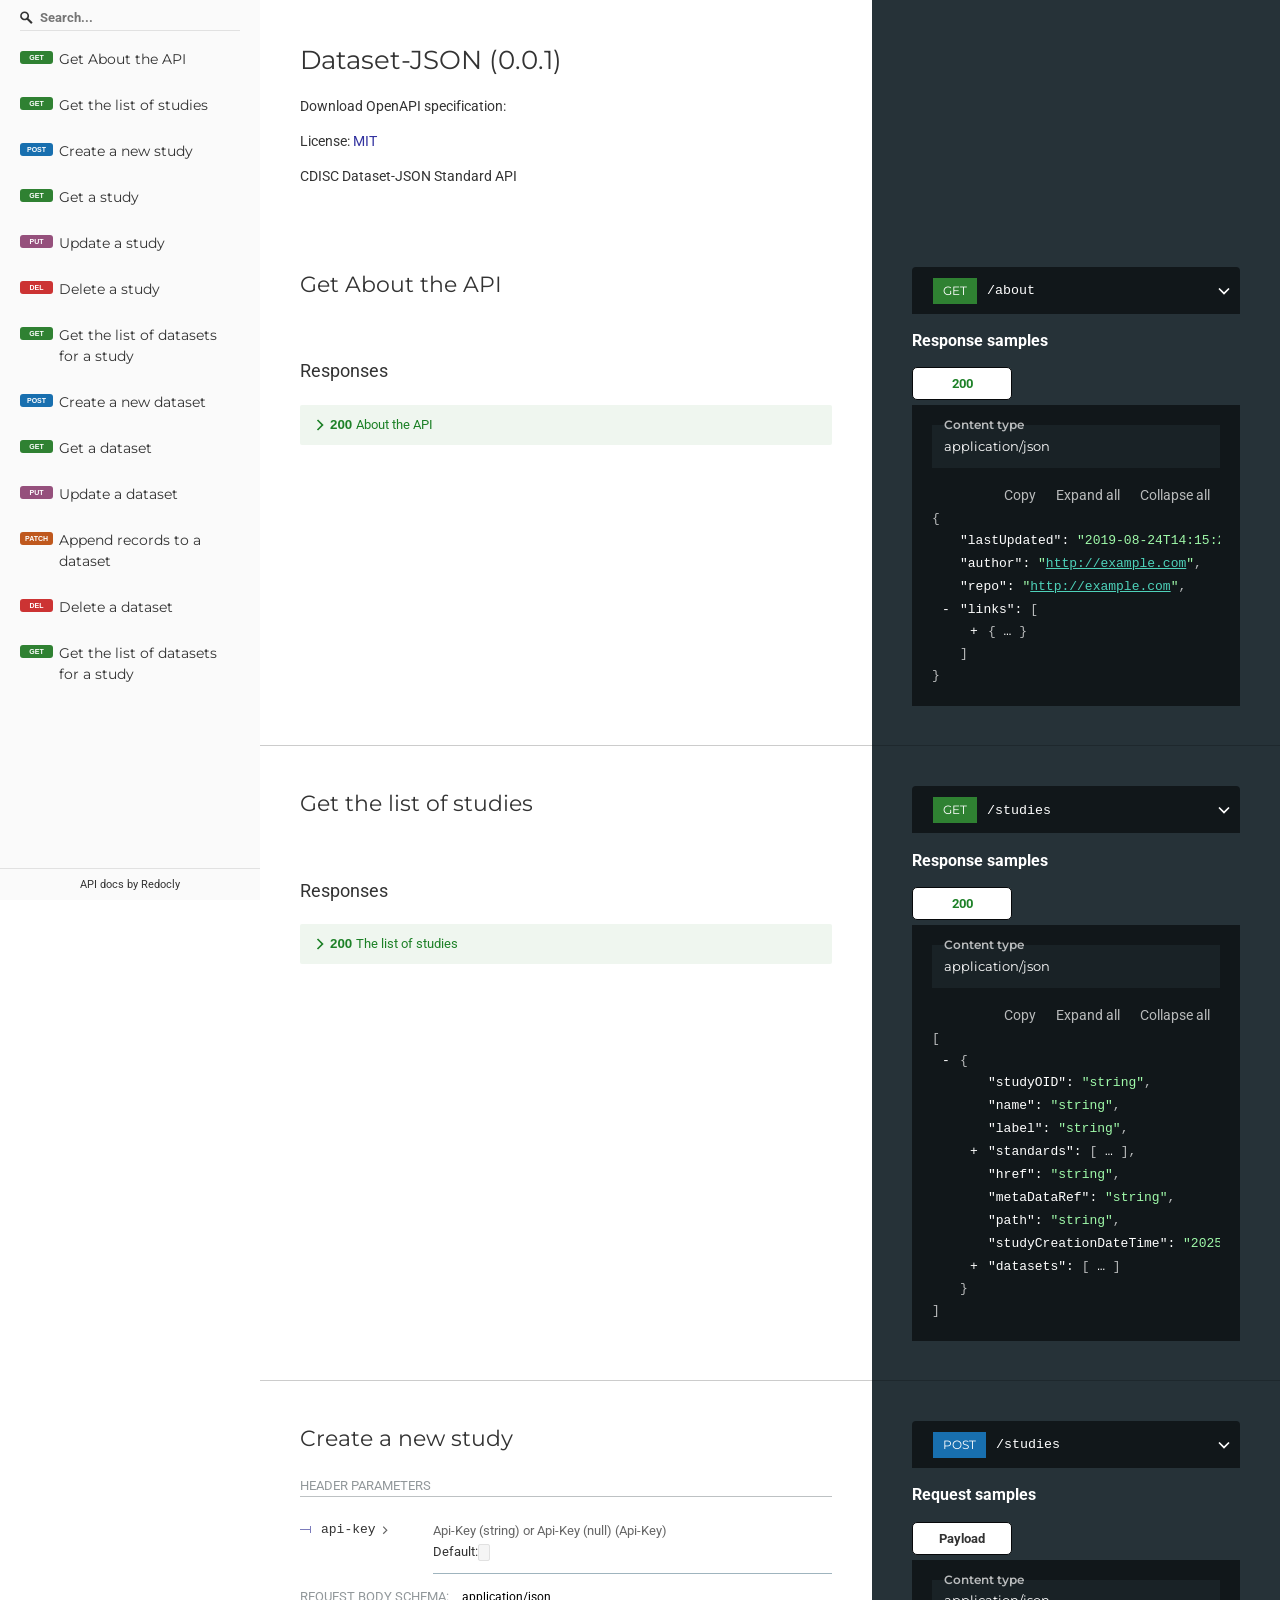
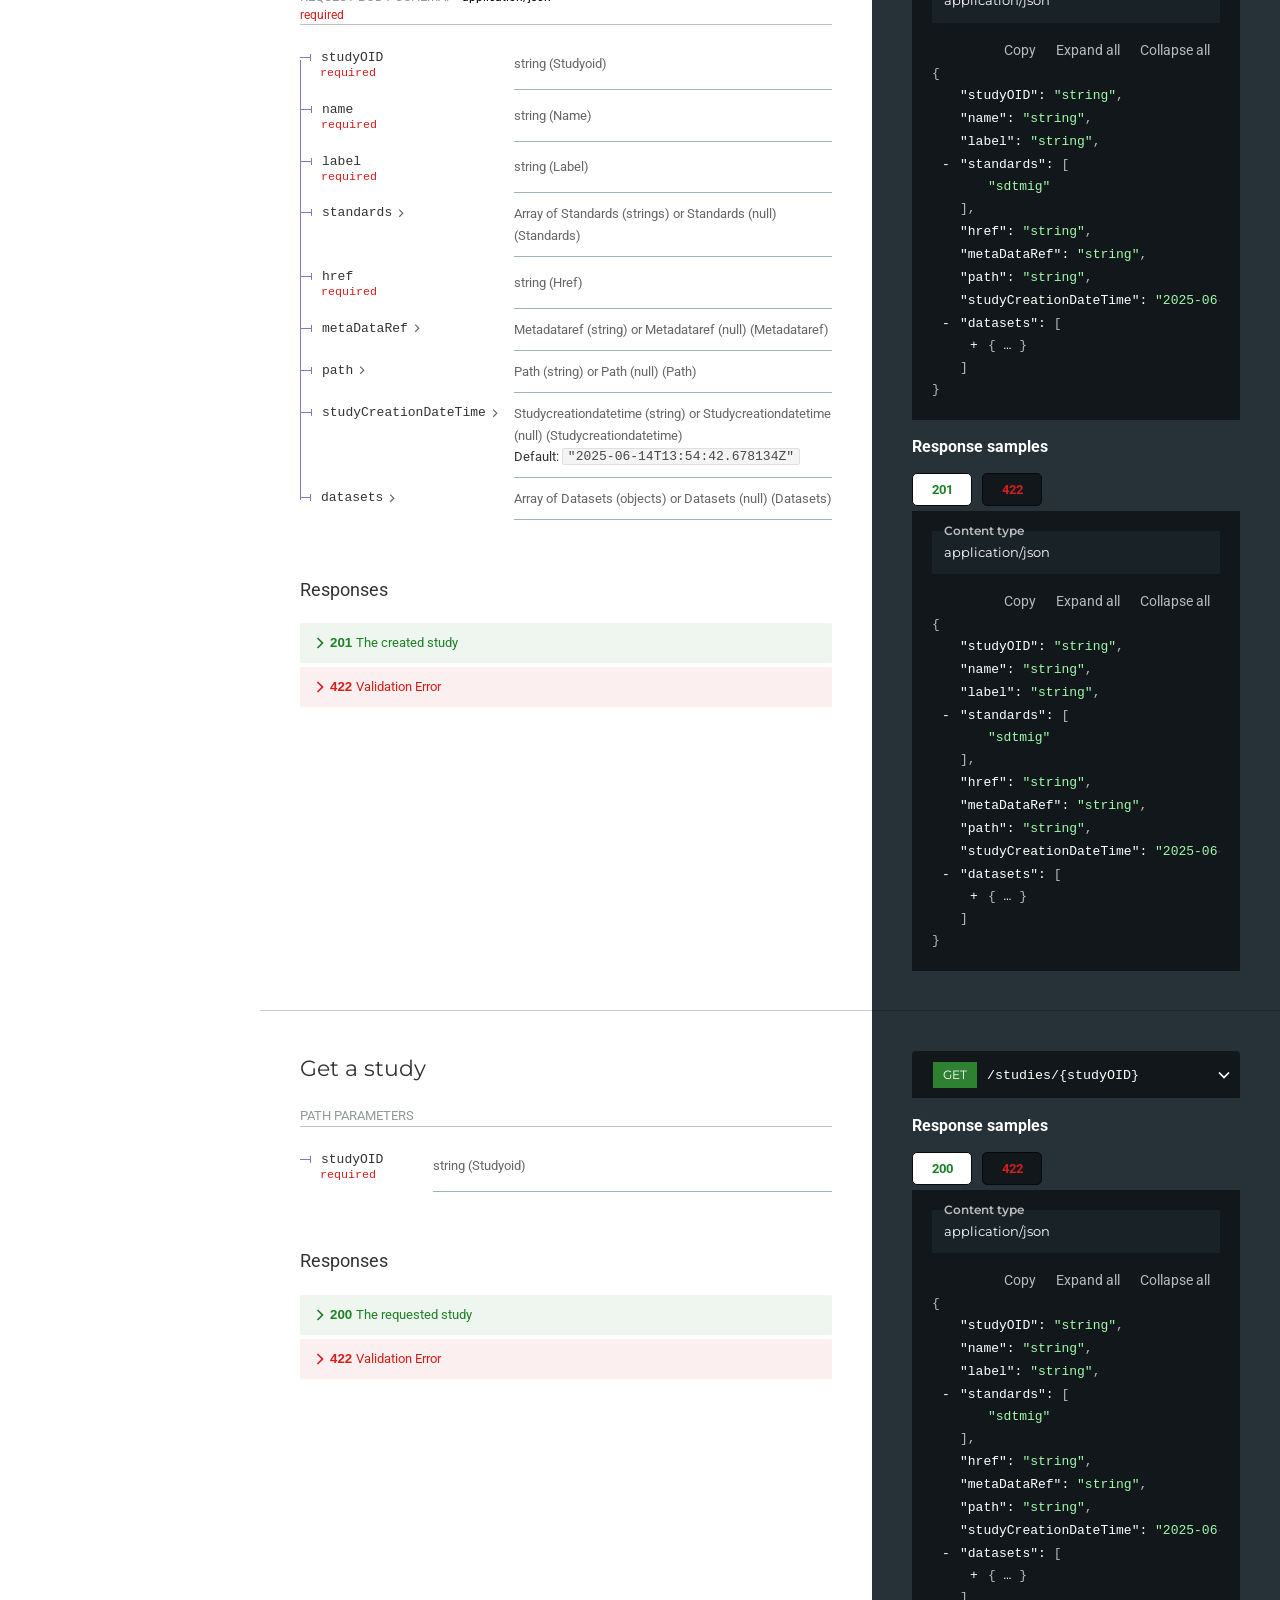
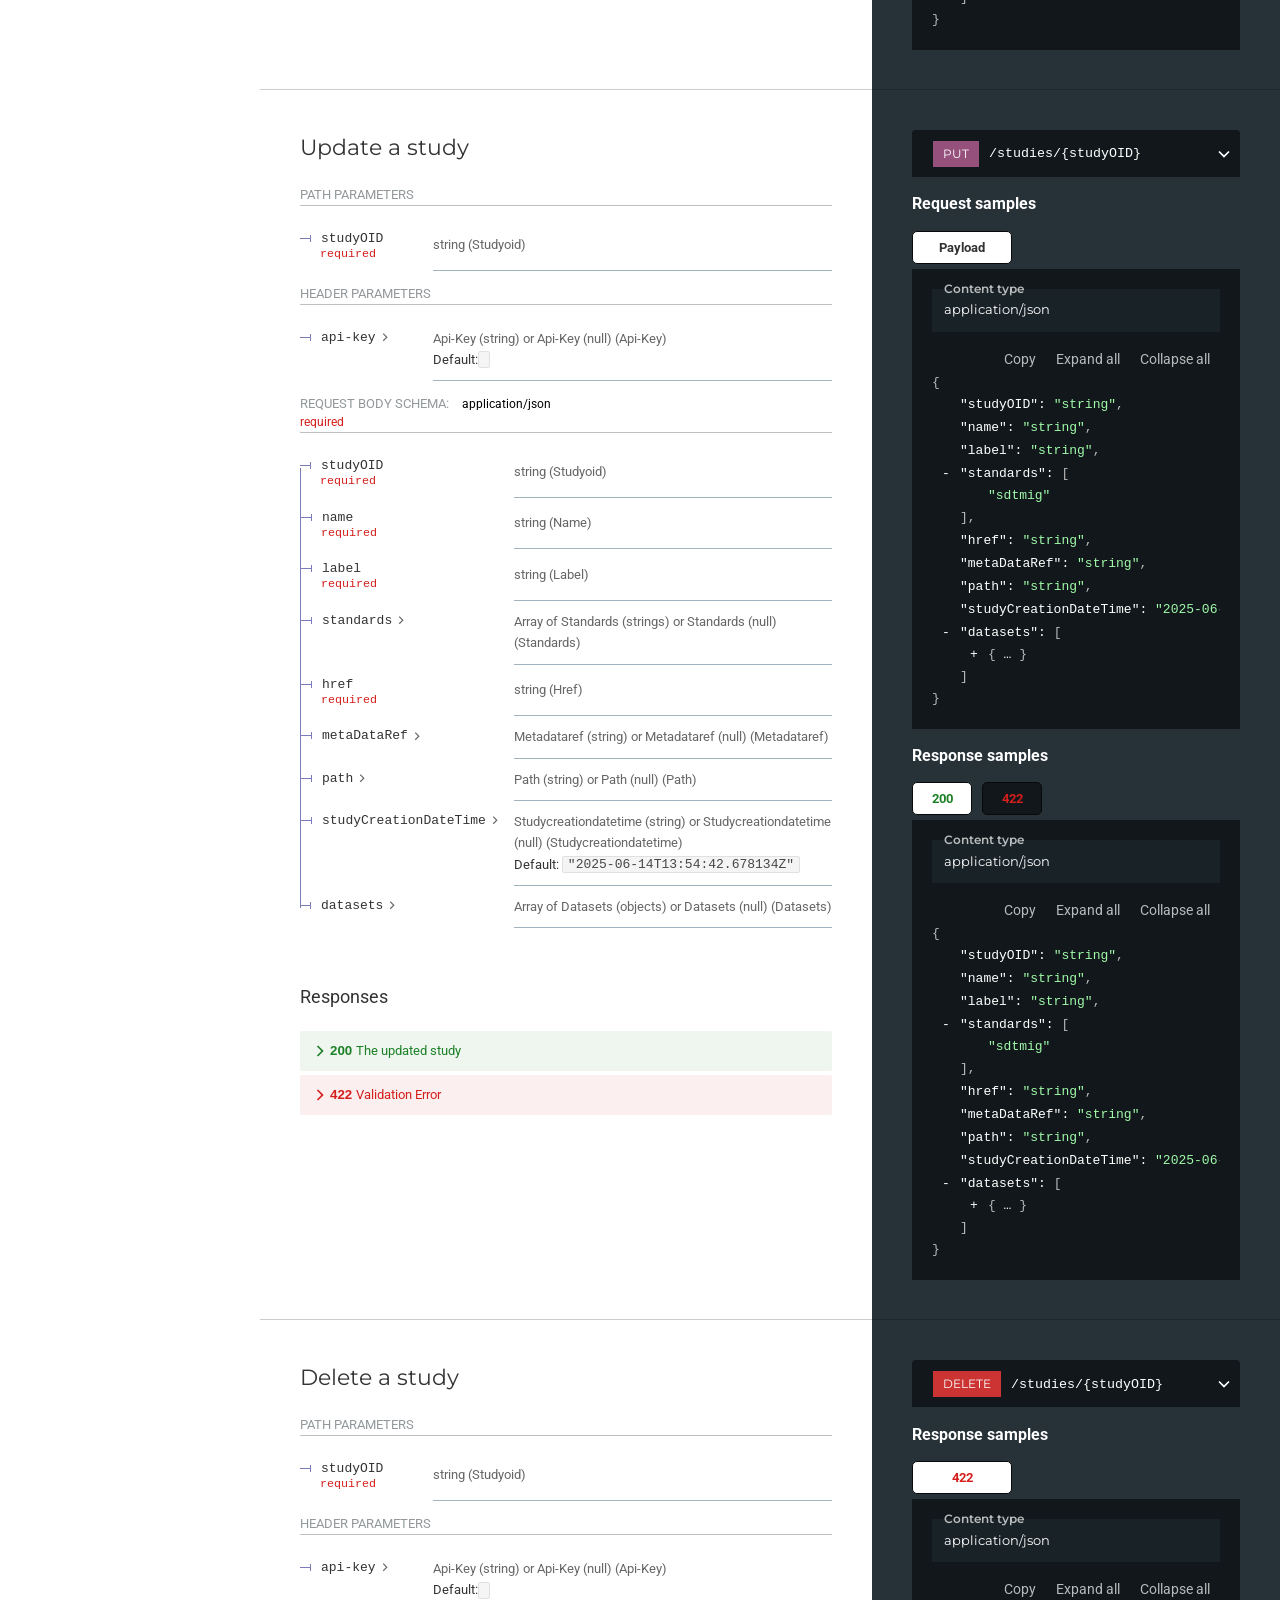
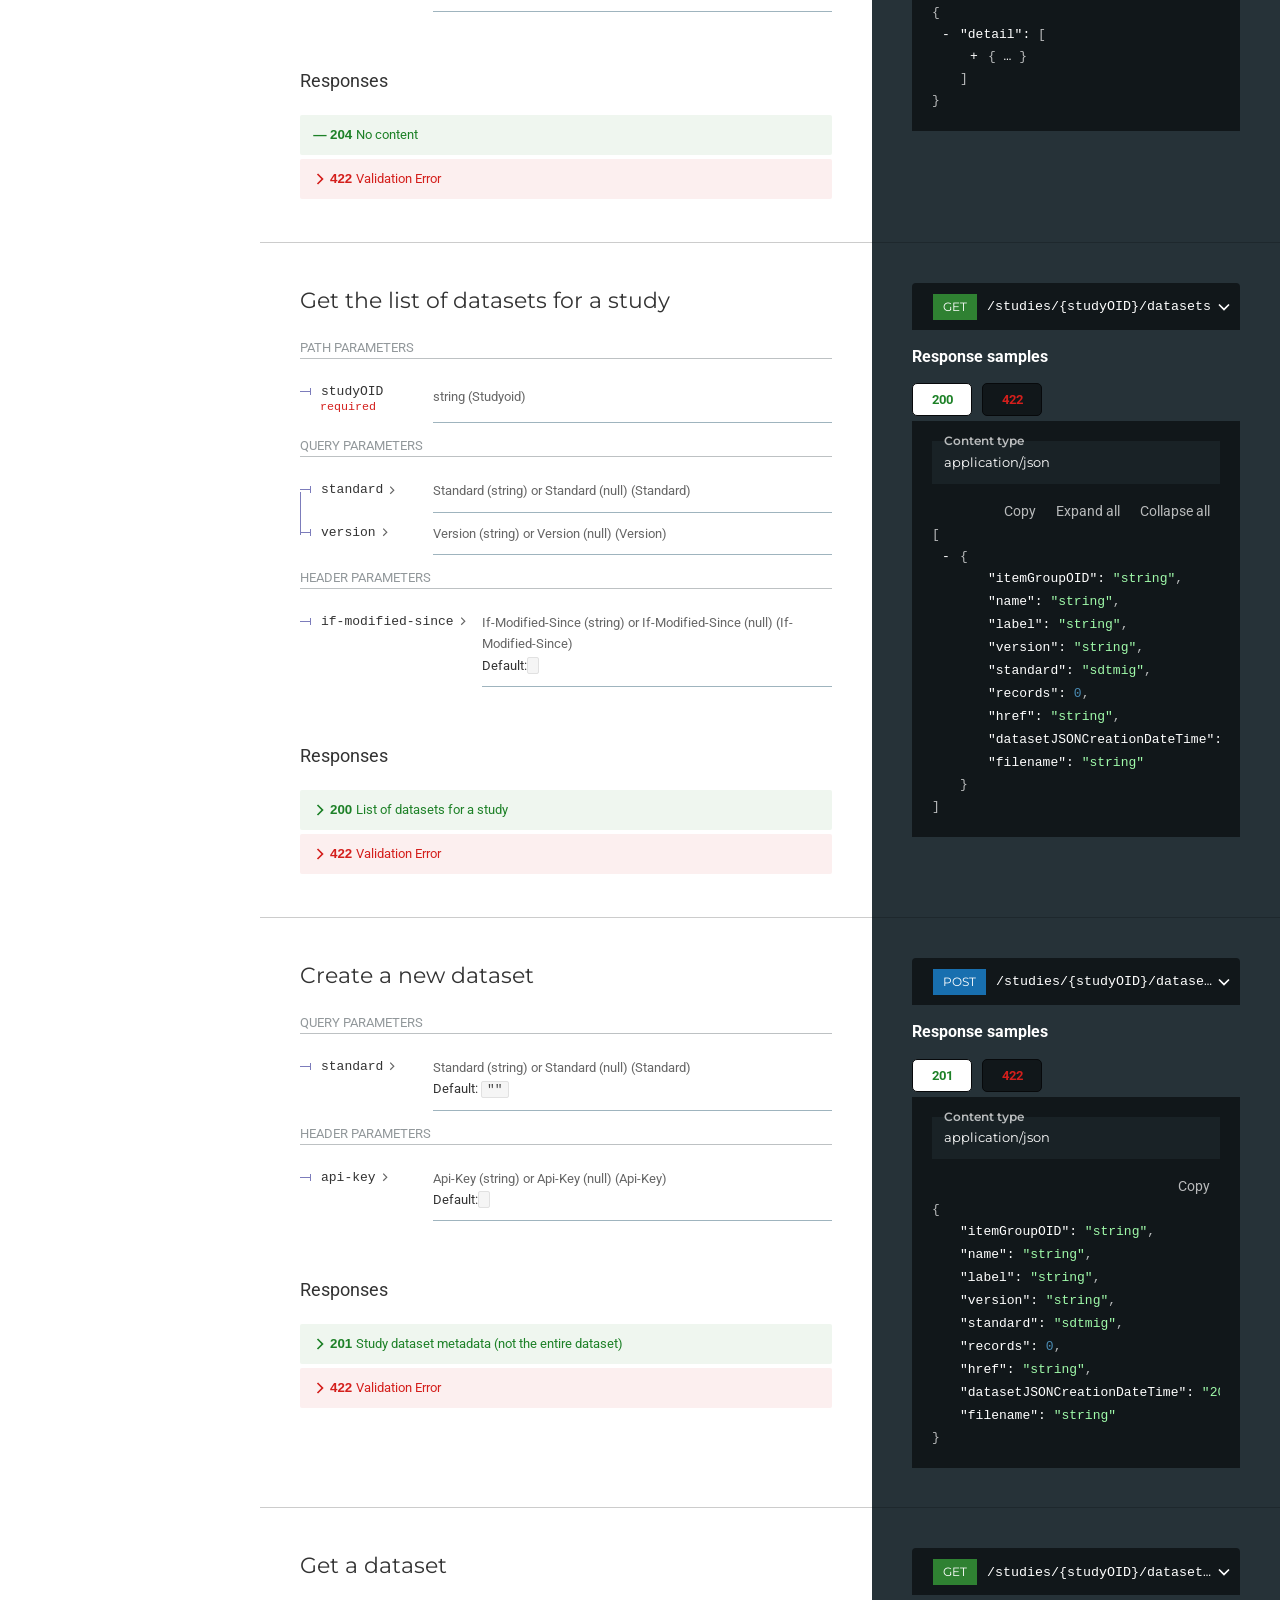
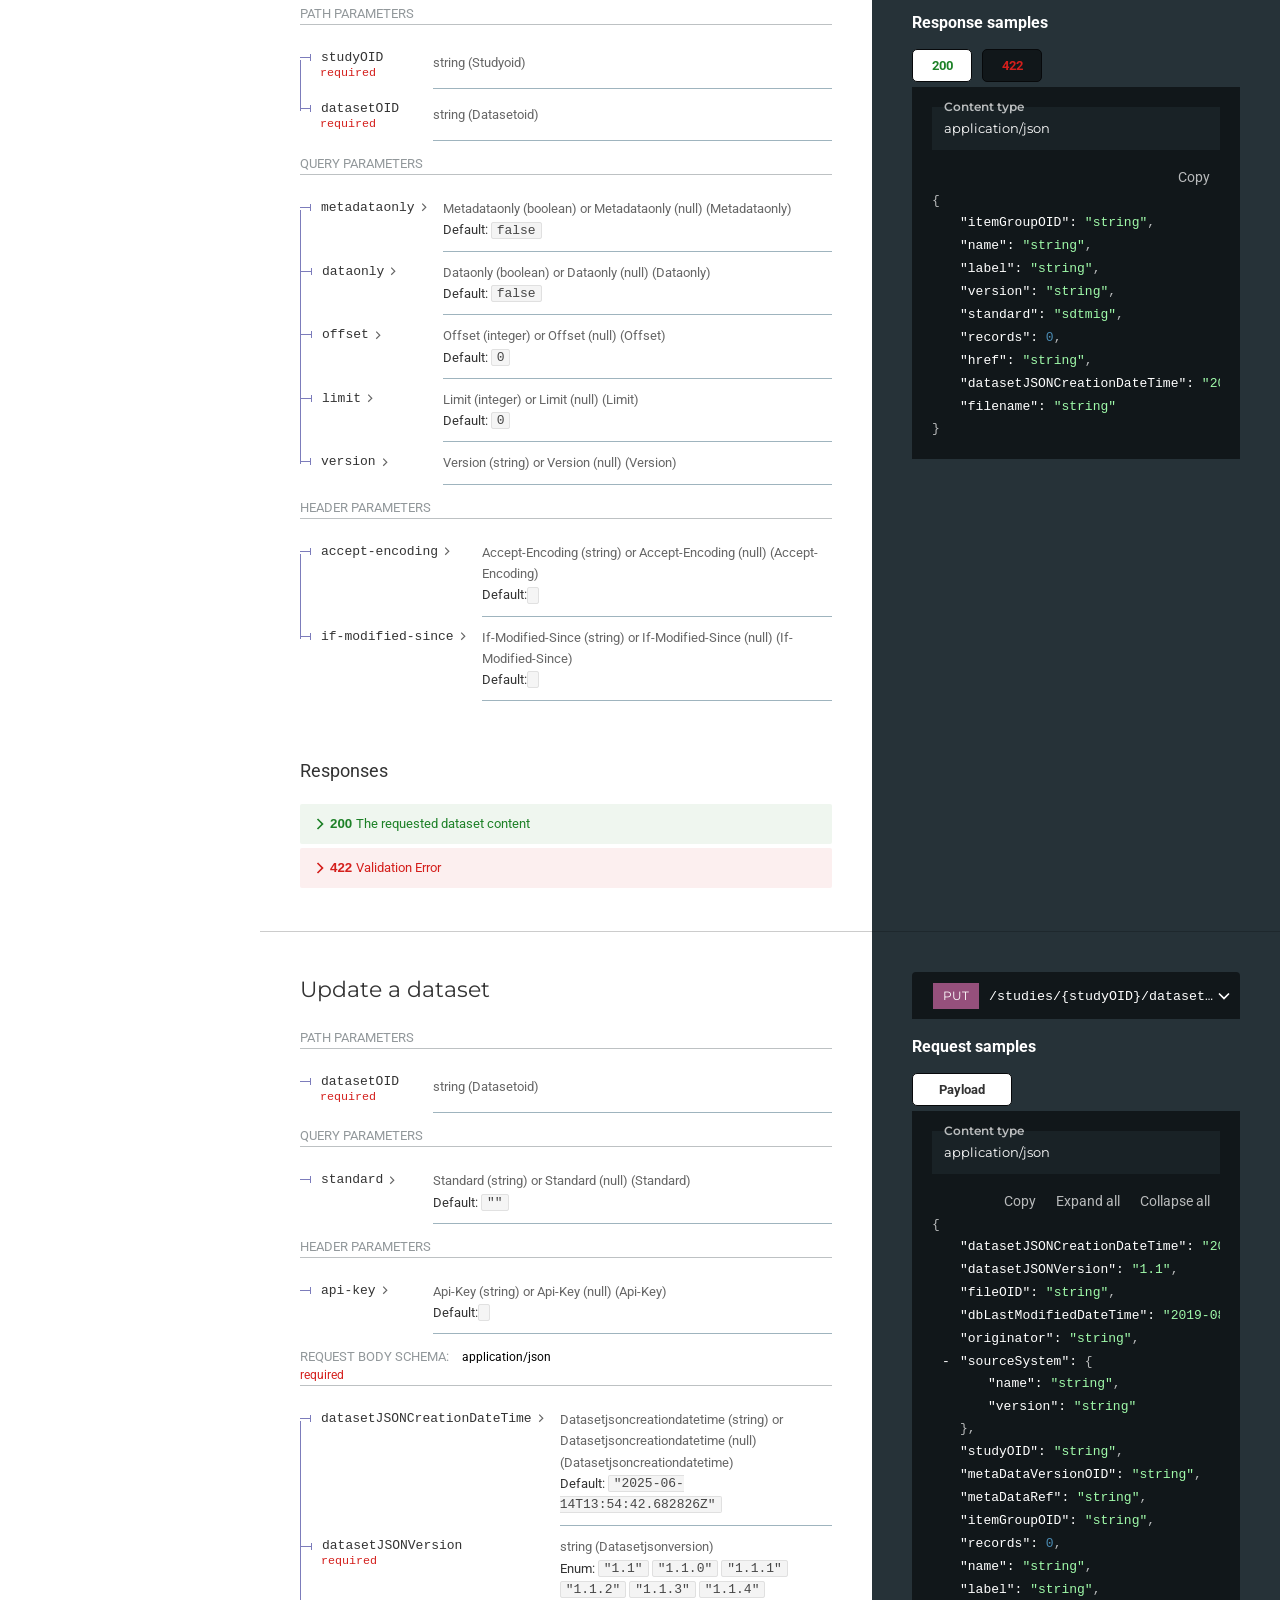
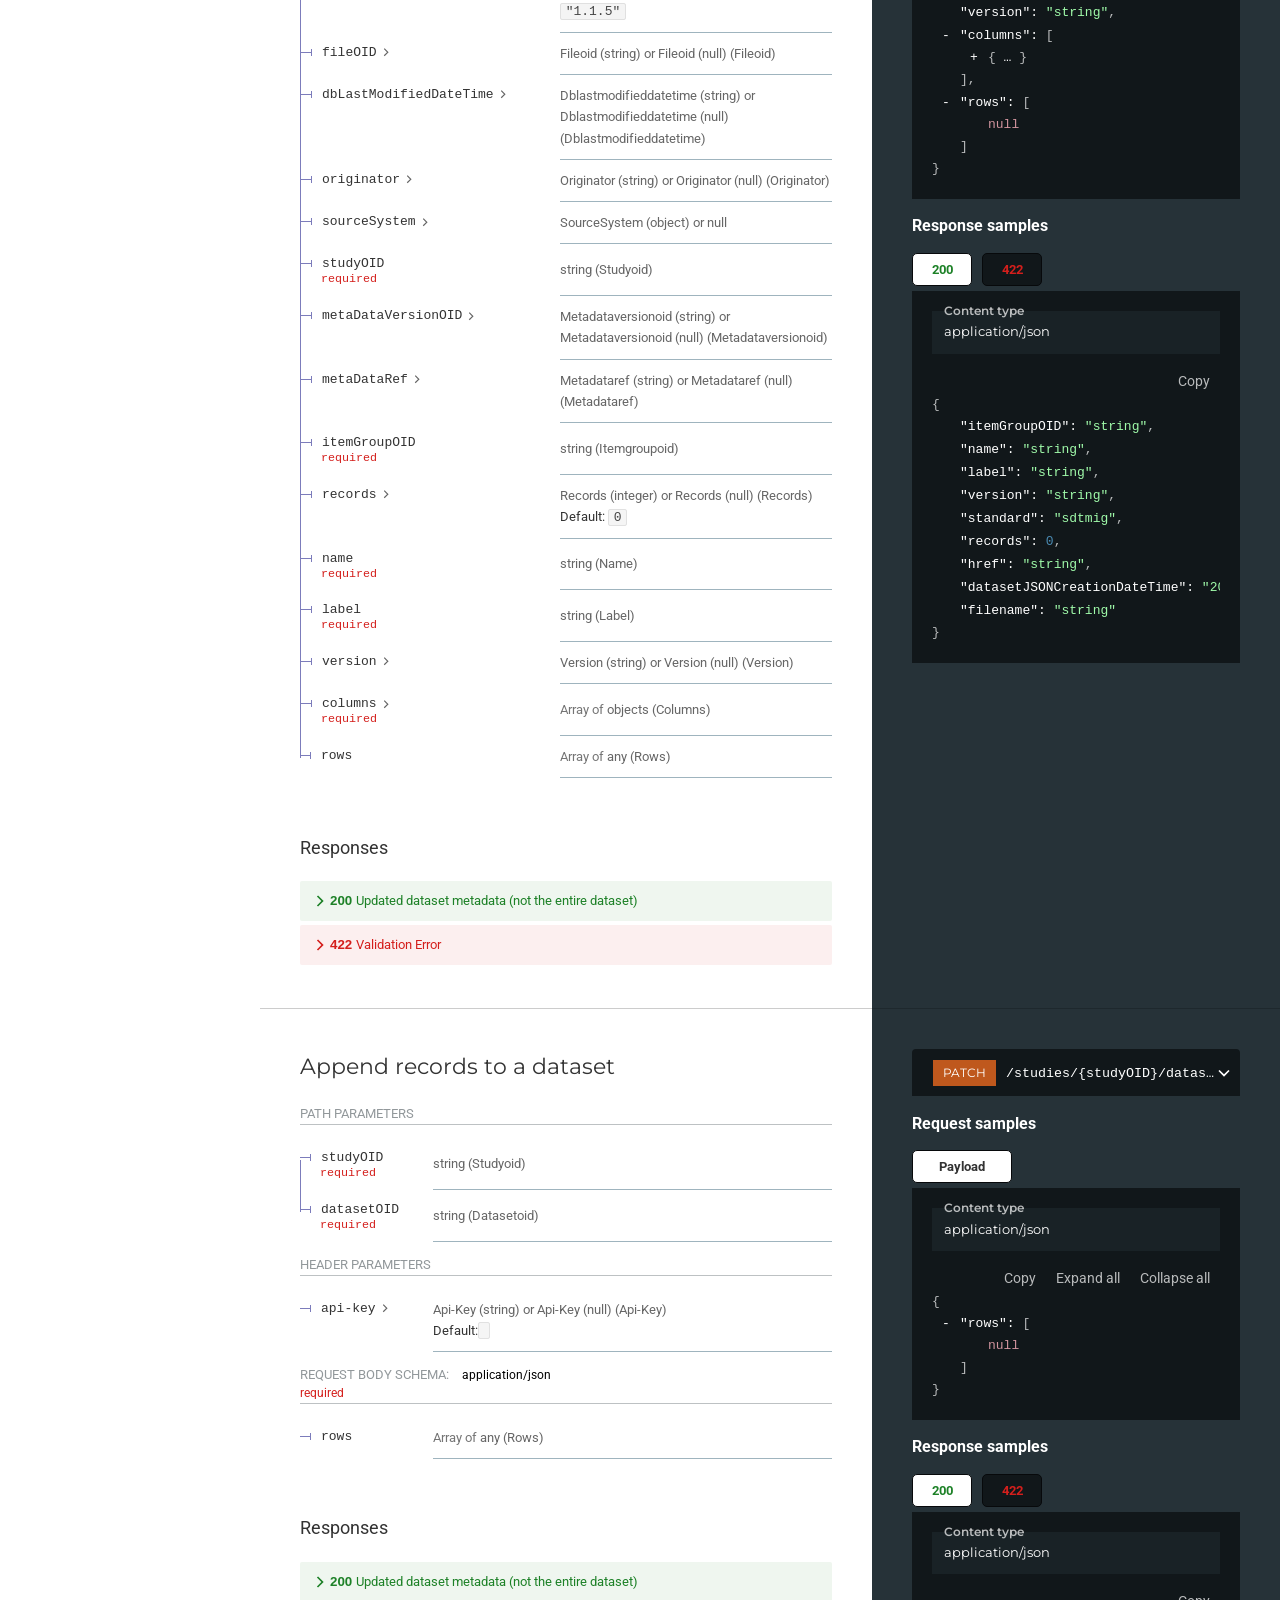
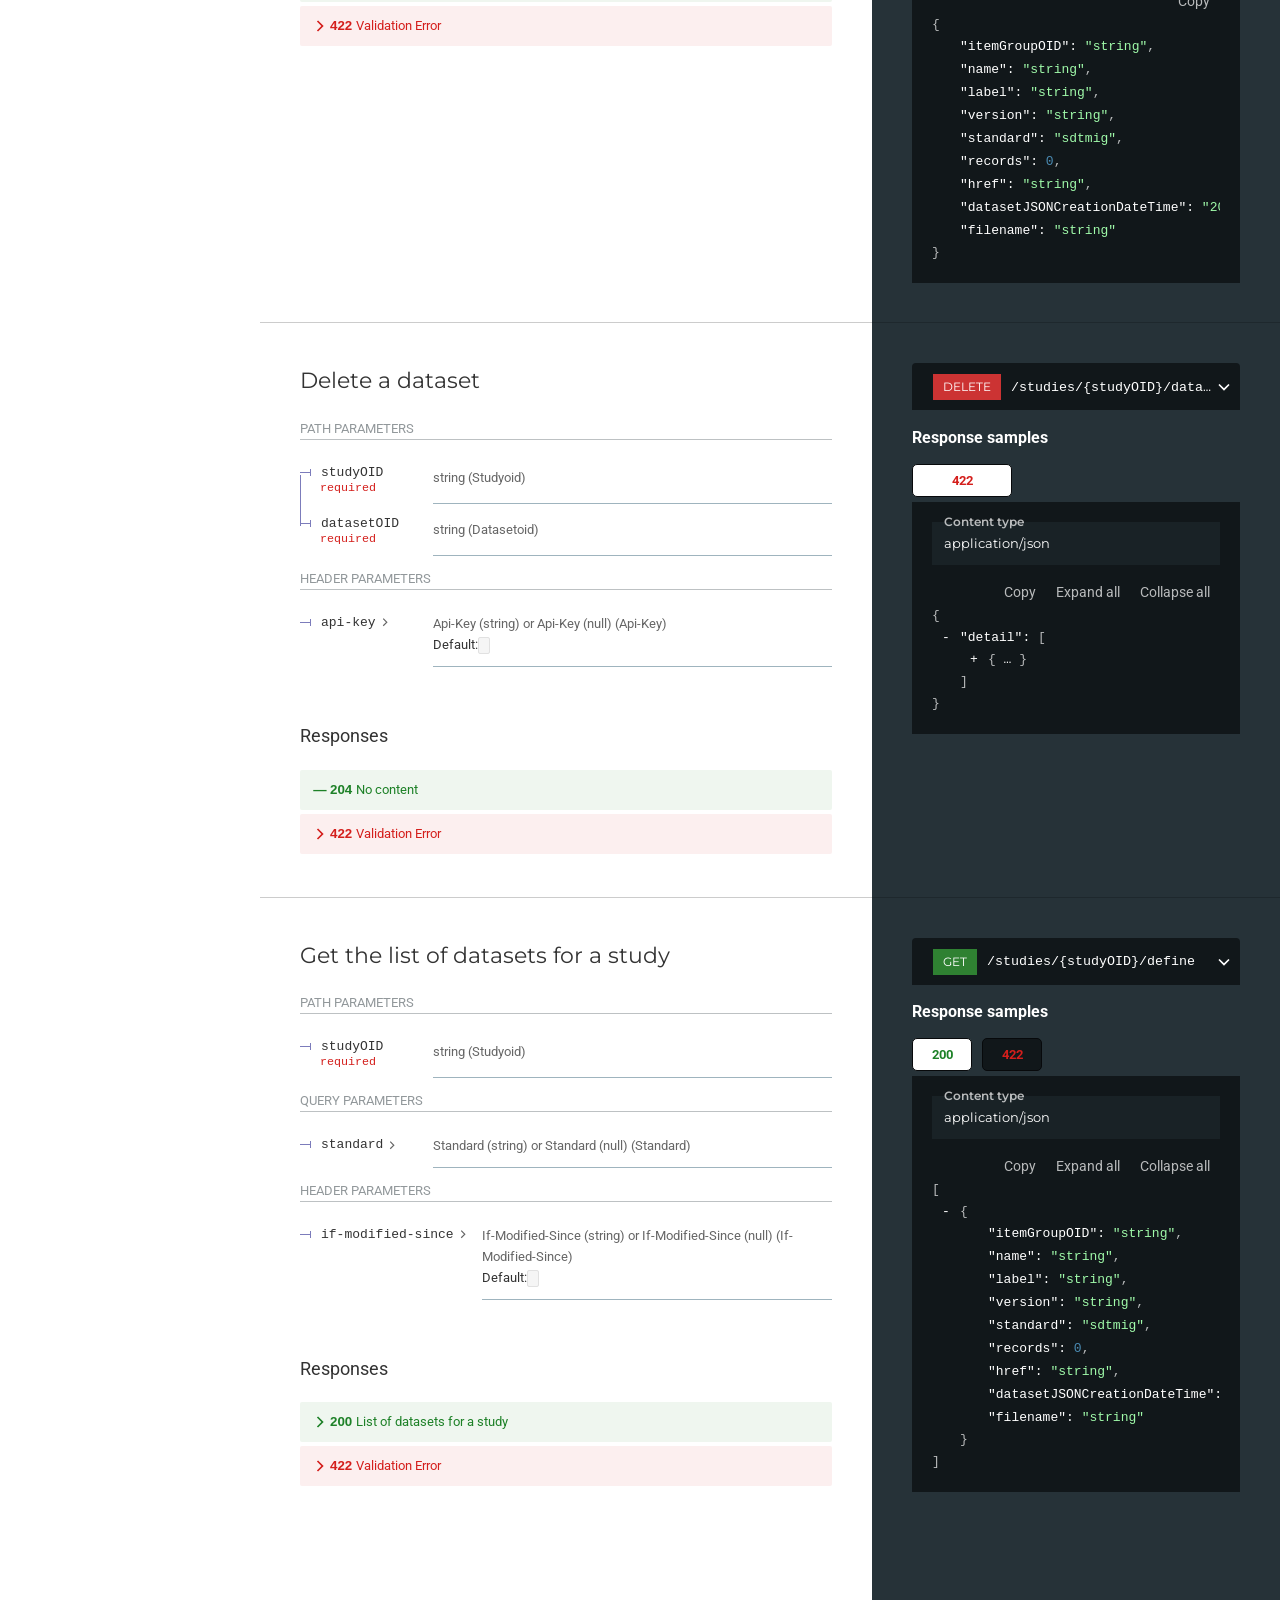
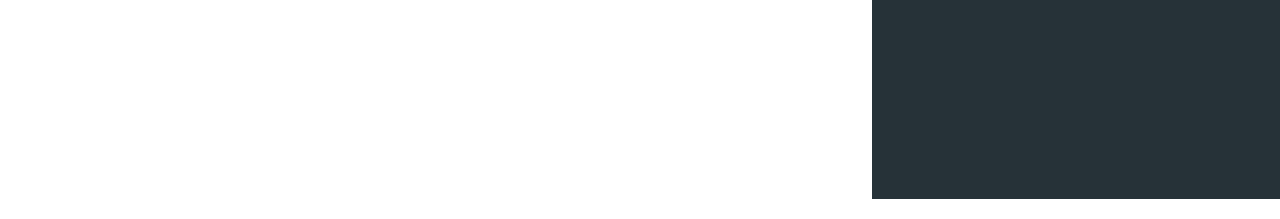
<file: doc/index.html>
<!DOCTYPE html>
<html>

<head>
  <meta charset="utf8" />
  <title>Dataset-JSON</title>
  <!-- needed for adaptive design -->
  <meta name="viewport" content="width=device-width, initial-scale=1">
  <style>
    body {
      padding: 0;
      margin: 0;
    }
  </style>
  <script src="https://cdn.redocly.com/redoc/v2.5.0/bundles/redoc.standalone.js"></script><style data-styled="true" data-styled-version="6.1.19">.fqkwbU{width:calc(100% - 40%);padding:0 40px;}/*!sc*/
@media print,screen and (max-width: 75rem){.fqkwbU{width:100%;padding:40px 40px;}}/*!sc*/
data-styled.g4[id="sc-ggWZvA"]{content:"fqkwbU,"}/*!sc*/
.bPmFpz{padding:40px 0;}/*!sc*/
.bPmFpz:last-child{min-height:calc(100vh + 1px);}/*!sc*/
.bPmFpz>.bPmFpz:last-child{min-height:initial;}/*!sc*/
@media print,screen and (max-width: 75rem){.bPmFpz{padding:0;}}/*!sc*/
.gHrCVQ{padding:40px 0;position:relative;}/*!sc*/
.gHrCVQ:last-child{min-height:calc(100vh + 1px);}/*!sc*/
.gHrCVQ>.gHrCVQ:last-child{min-height:initial;}/*!sc*/
@media print,screen and (max-width: 75rem){.gHrCVQ{padding:0;}}/*!sc*/
.gHrCVQ:not(:last-of-type):after{position:absolute;bottom:0;width:100%;display:block;content:'';border-bottom:1px solid rgba(0, 0, 0, 0.2);}/*!sc*/
data-styled.g5[id="sc-dTvVRJ"]{content:"bPmFpz,gHrCVQ,"}/*!sc*/
.bDYKKx{width:40%;color:#ffffff;background-color:#263238;padding:0 40px;}/*!sc*/
@media print,screen and (max-width: 75rem){.bDYKKx{width:100%;padding:40px 40px;}}/*!sc*/
data-styled.g6[id="sc-jwTyAe"]{content:"bDYKKx,"}/*!sc*/
.FFPsr{background-color:#263238;}/*!sc*/
data-styled.g7[id="sc-hjsuWn"]{content:"FFPsr,"}/*!sc*/
.gkiSyE{display:flex;width:100%;padding:0;}/*!sc*/
@media print,screen and (max-width: 75rem){.gkiSyE{flex-direction:column;}}/*!sc*/
data-styled.g8[id="sc-jJLAfE"]{content:"gkiSyE,"}/*!sc*/
.wYHiz{font-family:Montserrat,sans-serif;font-weight:400;font-size:1.85714em;line-height:1.6em;color:#333333;}/*!sc*/
data-styled.g9[id="sc-hwkwBN"]{content:"wYHiz,"}/*!sc*/
.iFSqkw{font-family:Montserrat,sans-serif;font-weight:400;font-size:1.57143em;line-height:1.6em;color:#333333;margin:0 0 20px;}/*!sc*/
data-styled.g10[id="sc-kNOymR"]{content:"iFSqkw,"}/*!sc*/
.drJHMo{color:#ffffff;}/*!sc*/
data-styled.g12[id="sc-lgpSej"]{content:"drJHMo,"}/*!sc*/
.czjApA{border-bottom:1px solid rgba(38, 50, 56, 0.3);margin:1em 0 1em 0;color:rgba(38, 50, 56, 0.5);font-weight:normal;text-transform:uppercase;font-size:0.929em;line-height:20px;}/*!sc*/
data-styled.g13[id="sc-eqYatC"]{content:"czjApA,"}/*!sc*/
.fRdsOi{cursor:pointer;margin-left:-20px;padding:0;line-height:1;width:20px;display:inline-block;outline:0;}/*!sc*/
.fRdsOi:before{content:'';width:15px;height:15px;background-size:contain;background-image:url('[data-uri]');opacity:0.5;visibility:hidden;display:inline-block;vertical-align:middle;}/*!sc*/
h1:hover>.fRdsOi::before,h2:hover>.fRdsOi::before,.fRdsOi:hover::before{visibility:visible;}/*!sc*/
data-styled.g14[id="sc-kcLKEh"]{content:"fRdsOi,"}/*!sc*/
.cGxVlA{height:1.5em;width:1.5em;min-width:1.5em;vertical-align:middle;float:left;transition:transform 0.2s ease-out;transform:rotateZ(-90deg);}/*!sc*/
.cGxVlA polygon{fill:#1d8127;}/*!sc*/
.iuNpUs{height:20px;width:20px;min-width:20px;vertical-align:middle;float:right;transition:transform 0.2s ease-out;transform:rotateZ(0);}/*!sc*/
.iuNpUs polygon{fill:white;}/*!sc*/
.dOPmTa{height:18px;width:18px;min-width:18px;vertical-align:middle;transition:transform 0.2s ease-out;transform:rotateZ(-90deg);}/*!sc*/
.jKYZgc{height:1.5em;width:1.5em;min-width:1.5em;vertical-align:middle;float:left;transition:transform 0.2s ease-out;transform:rotateZ(-90deg);}/*!sc*/
.jKYZgc polygon{fill:#d41f1c;}/*!sc*/
data-styled.g15[id="sc-dntSTA"]{content:"cGxVlA,iuNpUs,dOPmTa,jKYZgc,"}/*!sc*/
.gdmNWp{border-left:1px solid #7c7cbb;box-sizing:border-box;position:relative;padding:10px 10px 10px 0;}/*!sc*/
@media screen and (max-width: 50rem){.gdmNWp{display:block;overflow:hidden;}}/*!sc*/
tr:first-of-type>.gdmNWp,tr.last>.gdmNWp{border-left-width:0;background-position:top left;background-repeat:no-repeat;background-size:1px 100%;}/*!sc*/
tr:first-of-type>.gdmNWp{background-image:linear-gradient(
      to bottom,
      transparent 0%,
      transparent 22px,
      #7c7cbb 22px,
      #7c7cbb 100%
    );}/*!sc*/
tr.last>.gdmNWp{background-image:linear-gradient(
      to bottom,
      #7c7cbb 0%,
      #7c7cbb 22px,
      transparent 22px,
      transparent 100%
    );}/*!sc*/
tr.last+tr>.gdmNWp{border-left-color:transparent;}/*!sc*/
tr.last:first-child>.gdmNWp{background:none;border-left-color:transparent;}/*!sc*/
data-styled.g18[id="sc-kCuUfV"]{content:"gdmNWp,"}/*!sc*/
.dFOJWJ{vertical-align:top;line-height:20px;white-space:nowrap;font-size:13px;font-family:Courier,monospace;}/*!sc*/
.dFOJWJ.deprecated{text-decoration:line-through;color:#707070;}/*!sc*/
data-styled.g20[id="sc-fbQrwq"]{content:"dFOJWJ,"}/*!sc*/
.ixGaBD{border-bottom:1px solid #9fb4be;padding:10px 0;width:75%;box-sizing:border-box;}/*!sc*/
tr.expanded .ixGaBD{border-bottom:none;}/*!sc*/
@media screen and (max-width: 50rem){.ixGaBD{padding:0 20px;border-bottom:none;border-left:1px solid #7c7cbb;}tr.last>.ixGaBD{border-left:none;}}/*!sc*/
data-styled.g21[id="sc-gGKoUb"]{content:"ixGaBD,"}/*!sc*/
.cteAyA{color:#7c7cbb;font-family:Courier,monospace;margin-right:10px;}/*!sc*/
.cteAyA::before{content:'';display:inline-block;vertical-align:middle;width:10px;height:1px;background:#7c7cbb;}/*!sc*/
.cteAyA::after{content:'';display:inline-block;vertical-align:middle;width:1px;background:#7c7cbb;height:7px;}/*!sc*/
data-styled.g22[id="sc-hwddKA"]{content:"cteAyA,"}/*!sc*/
.icJLQx{border-collapse:separate;border-radius:3px;font-size:14px;border-spacing:0;width:100%;}/*!sc*/
.icJLQx >tr{vertical-align:middle;}/*!sc*/
@media screen and (max-width: 50rem){.icJLQx{display:block;}.icJLQx >tr,.icJLQx >tbody>tr{display:block;}}/*!sc*/
@media screen and (max-width: 50rem) and (-ms-high-contrast:none){.icJLQx td{float:left;width:100%;}}/*!sc*/
.icJLQx .sc-jaXbil,.icJLQx .sc-jaXbil .sc-jaXbil .sc-jaXbil,.icJLQx .sc-jaXbil .sc-jaXbil .sc-jaXbil .sc-jaXbil .sc-jaXbil{margin:1em;margin-right:0;background:#fafafa;}/*!sc*/
.icJLQx .sc-jaXbil .sc-jaXbil,.icJLQx .sc-jaXbil .sc-jaXbil .sc-jaXbil .sc-jaXbil,.icJLQx .sc-jaXbil .sc-jaXbil .sc-jaXbil .sc-jaXbil .sc-jaXbil .sc-jaXbil{background:#ffffff;}/*!sc*/
data-styled.g24[id="sc-eqNDNG"]{content:"icJLQx,"}/*!sc*/
.fyxuKi >ul{list-style:none;padding:0;margin:0;margin:0 -5px;}/*!sc*/
.fyxuKi >ul >li{padding:5px 10px;display:inline-block;background-color:#11171a;border-bottom:1px solid rgba(0, 0, 0, 0.5);cursor:pointer;text-align:center;outline:none;color:#ccc;margin:0 5px 5px 5px;border:1px solid #07090b;border-radius:5px;min-width:60px;font-size:0.9em;font-weight:bold;}/*!sc*/
.fyxuKi >ul >li.react-tabs__tab--selected{color:#333333;background:#ffffff;}/*!sc*/
.fyxuKi >ul >li.react-tabs__tab--selected:focus{outline:auto;}/*!sc*/
.fyxuKi >ul >li:only-child{flex:none;min-width:100px;}/*!sc*/
.fyxuKi >ul >li.tab-success{color:#1d8127;}/*!sc*/
.fyxuKi >ul >li.tab-redirect{color:#ffa500;}/*!sc*/
.fyxuKi >ul >li.tab-info{color:#87ceeb;}/*!sc*/
.fyxuKi >ul >li.tab-error{color:#d41f1c;}/*!sc*/
.fyxuKi >.react-tabs__tab-panel{background:#11171a;}/*!sc*/
.fyxuKi >.react-tabs__tab-panel>div,.fyxuKi >.react-tabs__tab-panel>pre{padding:20px;margin:0;}/*!sc*/
.fyxuKi >.react-tabs__tab-panel>div>pre{padding:0;}/*!sc*/
data-styled.g30[id="sc-cOpnSz"]{content:"fyxuKi,"}/*!sc*/
.kIppRw code[class*='language-'],.kIppRw pre[class*='language-']{text-shadow:0 -0.1em 0.2em black;text-align:left;white-space:pre;word-spacing:normal;word-break:normal;word-wrap:normal;line-height:1.5;-moz-tab-size:4;-o-tab-size:4;tab-size:4;-webkit-hyphens:none;-moz-hyphens:none;-ms-hyphens:none;hyphens:none;}/*!sc*/
@media print{.kIppRw code[class*='language-'],.kIppRw pre[class*='language-']{text-shadow:none;}}/*!sc*/
.kIppRw pre[class*='language-']{padding:1em;margin:0.5em 0;overflow:auto;}/*!sc*/
.kIppRw .token.comment,.kIppRw .token.prolog,.kIppRw .token.doctype,.kIppRw .token.cdata{color:hsl(30, 20%, 50%);}/*!sc*/
.kIppRw .token.punctuation{opacity:0.7;}/*!sc*/
.kIppRw .namespace{opacity:0.7;}/*!sc*/
.kIppRw .token.property,.kIppRw .token.tag,.kIppRw .token.number,.kIppRw .token.constant,.kIppRw .token.symbol{color:#4a8bb3;}/*!sc*/
.kIppRw .token.boolean{color:#e64441;}/*!sc*/
.kIppRw .token.selector,.kIppRw .token.attr-name,.kIppRw .token.string,.kIppRw .token.char,.kIppRw .token.builtin,.kIppRw .token.inserted{color:#a0fbaa;}/*!sc*/
.kIppRw .token.selector+a,.kIppRw .token.attr-name+a,.kIppRw .token.string+a,.kIppRw .token.char+a,.kIppRw .token.builtin+a,.kIppRw .token.inserted+a,.kIppRw .token.selector+a:visited,.kIppRw .token.attr-name+a:visited,.kIppRw .token.string+a:visited,.kIppRw .token.char+a:visited,.kIppRw .token.builtin+a:visited,.kIppRw .token.inserted+a:visited{color:#4ed2ba;text-decoration:underline;}/*!sc*/
.kIppRw .token.property.string{color:white;}/*!sc*/
.kIppRw .token.operator,.kIppRw .token.entity,.kIppRw .token.url,.kIppRw .token.variable{color:hsl(40, 90%, 60%);}/*!sc*/
.kIppRw .token.atrule,.kIppRw .token.attr-value,.kIppRw .token.keyword{color:hsl(350, 40%, 70%);}/*!sc*/
.kIppRw .token.regex,.kIppRw .token.important{color:#e90;}/*!sc*/
.kIppRw .token.important,.kIppRw .token.bold{font-weight:bold;}/*!sc*/
.kIppRw .token.italic{font-style:italic;}/*!sc*/
.kIppRw .token.entity{cursor:help;}/*!sc*/
.kIppRw .token.deleted{color:red;}/*!sc*/
data-styled.g32[id="sc-eVqvcJ"]{content:"kIppRw,"}/*!sc*/
.bBWkcI{opacity:0.7;transition:opacity 0.3s ease;text-align:right;}/*!sc*/
.bBWkcI:focus-within{opacity:1;}/*!sc*/
.bBWkcI >button{background-color:transparent;border:0;color:inherit;padding:2px 10px;font-family:Roboto,sans-serif;font-size:14px;line-height:1.5em;cursor:pointer;outline:0;}/*!sc*/
.bBWkcI >button :hover,.bBWkcI >button :focus{background:rgba(255, 255, 255, 0.1);}/*!sc*/
data-styled.g33[id="sc-bbbBoY"]{content:"bBWkcI,"}/*!sc*/
.ghzOpX{position:relative;}/*!sc*/
data-styled.g37[id="sc-eknHtZ"]{content:"ghzOpX,"}/*!sc*/
.cFlAeY{margin-left:10px;text-transform:none;font-size:0.929em;color:black;}/*!sc*/
data-styled.g41[id="sc-dNFkOE"]{content:"cFlAeY,"}/*!sc*/
.kbZred{font-family:Roboto,sans-serif;font-weight:400;line-height:1.5em;}/*!sc*/
.kbZred p:last-child{margin-bottom:0;}/*!sc*/
.kbZred h1{font-family:Montserrat,sans-serif;font-weight:400;font-size:1.85714em;line-height:1.6em;color:#32329f;margin-top:0;}/*!sc*/
.kbZred h2{font-family:Montserrat,sans-serif;font-weight:400;font-size:1.57143em;line-height:1.6em;color:#333333;}/*!sc*/
.kbZred code{color:#e53935;background-color:rgba(38, 50, 56, 0.05);font-family:Courier,monospace;border-radius:2px;border:1px solid rgba(38, 50, 56, 0.1);padding:0 5px;font-size:13px;font-weight:400;word-break:break-word;}/*!sc*/
.kbZred pre{font-family:Courier,monospace;white-space:pre;background-color:#11171a;color:white;padding:20px;overflow-x:auto;line-height:normal;border-radius:0;border:1px solid rgba(38, 50, 56, 0.1);}/*!sc*/
.kbZred pre code{background-color:transparent;color:white;padding:0;}/*!sc*/
.kbZred pre code:before,.kbZred pre code:after{content:none;}/*!sc*/
.kbZred blockquote{margin:0;margin-bottom:1em;padding:0 15px;color:#777;border-left:4px solid #ddd;}/*!sc*/
.kbZred img{max-width:100%;box-sizing:content-box;}/*!sc*/
.kbZred ul,.kbZred ol{padding-left:2em;margin:0;margin-bottom:1em;}/*!sc*/
.kbZred ul ul,.kbZred ol ul,.kbZred ul ol,.kbZred ol ol{margin-bottom:0;margin-top:0;}/*!sc*/
.kbZred table{display:block;width:100%;overflow:auto;word-break:normal;word-break:keep-all;border-collapse:collapse;border-spacing:0;margin-top:1.5em;margin-bottom:1.5em;}/*!sc*/
.kbZred table tr{background-color:#fff;border-top:1px solid #ccc;}/*!sc*/
.kbZred table tr:nth-child(2n){background-color:#fafafa;}/*!sc*/
.kbZred table th,.kbZred table td{padding:6px 13px;border:1px solid #ddd;}/*!sc*/
.kbZred table th{text-align:left;font-weight:bold;}/*!sc*/
.kbZred .share-link{cursor:pointer;margin-left:-20px;padding:0;line-height:1;width:20px;display:inline-block;outline:0;}/*!sc*/
.kbZred .share-link:before{content:'';width:15px;height:15px;background-size:contain;background-image:url('[data-uri]');opacity:0.5;visibility:hidden;display:inline-block;vertical-align:middle;}/*!sc*/
.kbZred h1:hover>.share-link::before,.kbZred h2:hover>.share-link::before,.kbZred .share-link:hover::before{visibility:visible;}/*!sc*/
.kbZred a{text-decoration:auto;color:#32329f;}/*!sc*/
.kbZred a:visited{color:#32329f;}/*!sc*/
.kbZred a:hover{color:#6868cf;text-decoration:auto;}/*!sc*/
.jnwENr{font-family:Roboto,sans-serif;font-weight:400;line-height:1.5em;}/*!sc*/
.jnwENr p:last-child{margin-bottom:0;}/*!sc*/
.jnwENr p:first-child{margin-top:0;}/*!sc*/
.jnwENr p:last-child{margin-bottom:0;}/*!sc*/
.jnwENr p{display:inline-block;}/*!sc*/
.jnwENr h1{font-family:Montserrat,sans-serif;font-weight:400;font-size:1.85714em;line-height:1.6em;color:#32329f;margin-top:0;}/*!sc*/
.jnwENr h2{font-family:Montserrat,sans-serif;font-weight:400;font-size:1.57143em;line-height:1.6em;color:#333333;}/*!sc*/
.jnwENr code{color:#e53935;background-color:rgba(38, 50, 56, 0.05);font-family:Courier,monospace;border-radius:2px;border:1px solid rgba(38, 50, 56, 0.1);padding:0 5px;font-size:13px;font-weight:400;word-break:break-word;}/*!sc*/
.jnwENr pre{font-family:Courier,monospace;white-space:pre;background-color:#11171a;color:white;padding:20px;overflow-x:auto;line-height:normal;border-radius:0;border:1px solid rgba(38, 50, 56, 0.1);}/*!sc*/
.jnwENr pre code{background-color:transparent;color:white;padding:0;}/*!sc*/
.jnwENr pre code:before,.jnwENr pre code:after{content:none;}/*!sc*/
.jnwENr blockquote{margin:0;margin-bottom:1em;padding:0 15px;color:#777;border-left:4px solid #ddd;}/*!sc*/
.jnwENr img{max-width:100%;box-sizing:content-box;}/*!sc*/
.jnwENr ul,.jnwENr ol{padding-left:2em;margin:0;margin-bottom:1em;}/*!sc*/
.jnwENr ul ul,.jnwENr ol ul,.jnwENr ul ol,.jnwENr ol ol{margin-bottom:0;margin-top:0;}/*!sc*/
.jnwENr table{display:block;width:100%;overflow:auto;word-break:normal;word-break:keep-all;border-collapse:collapse;border-spacing:0;margin-top:1.5em;margin-bottom:1.5em;}/*!sc*/
.jnwENr table tr{background-color:#fff;border-top:1px solid #ccc;}/*!sc*/
.jnwENr table tr:nth-child(2n){background-color:#fafafa;}/*!sc*/
.jnwENr table th,.jnwENr table td{padding:6px 13px;border:1px solid #ddd;}/*!sc*/
.jnwENr table th{text-align:left;font-weight:bold;}/*!sc*/
.jnwENr .share-link{cursor:pointer;margin-left:-20px;padding:0;line-height:1;width:20px;display:inline-block;outline:0;}/*!sc*/
.jnwENr .share-link:before{content:'';width:15px;height:15px;background-size:contain;background-image:url('[data-uri]');opacity:0.5;visibility:hidden;display:inline-block;vertical-align:middle;}/*!sc*/
.jnwENr h1:hover>.share-link::before,.jnwENr h2:hover>.share-link::before,.jnwENr .share-link:hover::before{visibility:visible;}/*!sc*/
.jnwENr a{text-decoration:auto;color:#32329f;}/*!sc*/
.jnwENr a:visited{color:#32329f;}/*!sc*/
.jnwENr a:hover{color:#6868cf;text-decoration:auto;}/*!sc*/
.drqpJr{font-family:Roboto,sans-serif;font-weight:400;line-height:1.5em;}/*!sc*/
.drqpJr p:last-child{margin-bottom:0;}/*!sc*/
.drqpJr p:first-child{margin-top:0;}/*!sc*/
.drqpJr p:last-child{margin-bottom:0;}/*!sc*/
.drqpJr h1{font-family:Montserrat,sans-serif;font-weight:400;font-size:1.85714em;line-height:1.6em;color:#32329f;margin-top:0;}/*!sc*/
.drqpJr h2{font-family:Montserrat,sans-serif;font-weight:400;font-size:1.57143em;line-height:1.6em;color:#333333;}/*!sc*/
.drqpJr code{color:#e53935;background-color:rgba(38, 50, 56, 0.05);font-family:Courier,monospace;border-radius:2px;border:1px solid rgba(38, 50, 56, 0.1);padding:0 5px;font-size:13px;font-weight:400;word-break:break-word;}/*!sc*/
.drqpJr pre{font-family:Courier,monospace;white-space:pre;background-color:#11171a;color:white;padding:20px;overflow-x:auto;line-height:normal;border-radius:0;border:1px solid rgba(38, 50, 56, 0.1);}/*!sc*/
.drqpJr pre code{background-color:transparent;color:white;padding:0;}/*!sc*/
.drqpJr pre code:before,.drqpJr pre code:after{content:none;}/*!sc*/
.drqpJr blockquote{margin:0;margin-bottom:1em;padding:0 15px;color:#777;border-left:4px solid #ddd;}/*!sc*/
.drqpJr img{max-width:100%;box-sizing:content-box;}/*!sc*/
.drqpJr ul,.drqpJr ol{padding-left:2em;margin:0;margin-bottom:1em;}/*!sc*/
.drqpJr ul ul,.drqpJr ol ul,.drqpJr ul ol,.drqpJr ol ol{margin-bottom:0;margin-top:0;}/*!sc*/
.drqpJr table{display:block;width:100%;overflow:auto;word-break:normal;word-break:keep-all;border-collapse:collapse;border-spacing:0;margin-top:1.5em;margin-bottom:1.5em;}/*!sc*/
.drqpJr table tr{background-color:#fff;border-top:1px solid #ccc;}/*!sc*/
.drqpJr table tr:nth-child(2n){background-color:#fafafa;}/*!sc*/
.drqpJr table th,.drqpJr table td{padding:6px 13px;border:1px solid #ddd;}/*!sc*/
.drqpJr table th{text-align:left;font-weight:bold;}/*!sc*/
.drqpJr .share-link{cursor:pointer;margin-left:-20px;padding:0;line-height:1;width:20px;display:inline-block;outline:0;}/*!sc*/
.drqpJr .share-link:before{content:'';width:15px;height:15px;background-size:contain;background-image:url('[data-uri]');opacity:0.5;visibility:hidden;display:inline-block;vertical-align:middle;}/*!sc*/
.drqpJr h1:hover>.share-link::before,.drqpJr h2:hover>.share-link::before,.drqpJr .share-link:hover::before{visibility:visible;}/*!sc*/
.drqpJr a{text-decoration:auto;color:#32329f;}/*!sc*/
.drqpJr a:visited{color:#32329f;}/*!sc*/
.drqpJr a:hover{color:#6868cf;text-decoration:auto;}/*!sc*/
data-styled.g42[id="sc-fszimp"]{content:"kbZred,jnwENr,drqpJr,"}/*!sc*/
.ljKHqG{display:inline;}/*!sc*/
data-styled.g43[id="sc-etsjJW"]{content:"ljKHqG,"}/*!sc*/
.iNCOCX{position:relative;}/*!sc*/
data-styled.g44[id="sc-fYmhhH"]{content:"iNCOCX,"}/*!sc*/
.fdRrNy:hover>.sc-bbbBoY{opacity:1;}/*!sc*/
data-styled.g49[id="sc-dClGHI"]{content:"fdRrNy,"}/*!sc*/
.dFvLDb{font-family:Courier,monospace;font-size:13px;white-space:pre;contain:content;overflow-x:auto;}/*!sc*/
.dFvLDb .redoc-json code>.collapser{display:none;pointer-events:none;}/*!sc*/
.dFvLDb .callback-function{color:gray;}/*!sc*/
.dFvLDb .collapser:after{content:'-';cursor:pointer;}/*!sc*/
.dFvLDb .collapsed>.collapser:after{content:'+';cursor:pointer;}/*!sc*/
.dFvLDb .ellipsis:after{content:' … ';}/*!sc*/
.dFvLDb .collapsible{margin-left:2em;}/*!sc*/
.dFvLDb .hoverable{padding-top:1px;padding-bottom:1px;padding-left:2px;padding-right:2px;border-radius:2px;}/*!sc*/
.dFvLDb .hovered{background-color:rgba(235, 238, 249, 1);}/*!sc*/
.dFvLDb .collapser{background-color:transparent;border:0;color:#fff;font-family:Courier,monospace;font-size:13px;padding-right:6px;padding-left:6px;padding-top:0;padding-bottom:0;display:flex;align-items:center;justify-content:center;width:15px;height:15px;position:absolute;top:4px;left:-1.5em;cursor:default;user-select:none;-webkit-user-select:none;padding:2px;}/*!sc*/
.dFvLDb .collapser:focus{outline-color:#fff;outline-style:dotted;outline-width:1px;}/*!sc*/
.dFvLDb ul{list-style-type:none;padding:0px;margin:0px 0px 0px 26px;}/*!sc*/
.dFvLDb li{position:relative;display:block;}/*!sc*/
.dFvLDb .hoverable{display:inline-block;}/*!sc*/
.dFvLDb .selected{outline-style:solid;outline-width:1px;outline-style:dotted;}/*!sc*/
.dFvLDb .collapsed>.collapsible{display:none;}/*!sc*/
.dFvLDb .ellipsis{display:none;}/*!sc*/
.dFvLDb .collapsed>.ellipsis{display:inherit;}/*!sc*/
data-styled.g50[id="sc-fhfEft"]{content:"dFvLDb,"}/*!sc*/
.iNRAJK{padding:0.9em;background-color:rgba(38,50,56,0.4);margin:0 0 10px 0;display:block;font-family:Montserrat,sans-serif;font-size:0.929em;line-height:1.5em;}/*!sc*/
data-styled.g51[id="sc-bAehkN"]{content:"iNRAJK,"}/*!sc*/
.cXitJ{font-family:Montserrat,sans-serif;font-size:12px;position:absolute;z-index:1;top:-11px;left:12px;font-weight:600;color:rgba(255,255,255,0.7);}/*!sc*/
data-styled.g52[id="sc-gahYZc"]{content:"cXitJ,"}/*!sc*/
.iLdyBp{position:relative;}/*!sc*/
data-styled.g53[id="sc-bSFBcf"]{content:"iLdyBp,"}/*!sc*/
.eKKwxo{margin-top:15px;}/*!sc*/
data-styled.g56[id="sc-blIAwI"]{content:"eKKwxo,"}/*!sc*/
.kdPQHX.deprecated span.property-name{text-decoration:line-through;color:#707070;}/*!sc*/
.kdPQHX button{background-color:transparent;border:0;outline:0;font-size:13px;font-family:Courier,monospace;cursor:pointer;padding:0;color:#333333;}/*!sc*/
.kdPQHX button:focus{font-weight:600;}/*!sc*/
.kdPQHX .sc-dntSTA{height:1.1em;width:1.1em;}/*!sc*/
.kdPQHX .sc-dntSTA polygon{fill:#666;}/*!sc*/
data-styled.g57[id="sc-itBLYH"]{content:"kdPQHX,"}/*!sc*/
.lhyyLL{vertical-align:middle;font-size:13px;line-height:20px;}/*!sc*/
data-styled.g58[id="sc-bEjUoa"]{content:"lhyyLL,"}/*!sc*/
.jYezsP{color:rgba(102,102,102,0.9);}/*!sc*/
data-styled.g59[id="sc-boKDdR"]{content:"jYezsP,"}/*!sc*/
.dbKJYq{color:#666;}/*!sc*/
data-styled.g60[id="sc-fOOuSg"]{content:"dbKJYq,"}/*!sc*/
.nwQTz{color:#666;word-break:break-word;}/*!sc*/
data-styled.g61[id="sc-hdBJTi"]{content:"nwQTz,"}/*!sc*/
.crXmiY{color:#d41f1c;font-size:0.9em;font-weight:normal;margin-left:20px;line-height:1;}/*!sc*/
data-styled.g62[id="sc-iIvHqT"]{content:"crXmiY,"}/*!sc*/
.kMQdIk{border-radius:2px;word-break:break-word;background-color:rgba(51,51,51,0.05);color:rgba(51,51,51,0.9);padding:0 5px;border:1px solid rgba(51,51,51,0.1);font-family:Courier,monospace;}/*!sc*/
+{margin-left:0;}/*!sc*/
data-styled.g66[id="sc-dTWiOz"]{content:"kMQdIk,"}/*!sc*/
.hPcPCj{margin-top:0;margin-bottom:0.5em;}/*!sc*/
data-styled.g92[id="sc-jCWzJg"]{content:"hPcPCj,"}/*!sc*/
.hijBKj::before{content:'|';display:inline-block;opacity:0.5;width:15px;text-align:center;}/*!sc*/
.hijBKj:last-child::after{display:none;}/*!sc*/
data-styled.g94[id="sc-jVxTAy"]{content:"hijBKj,"}/*!sc*/
.eAqtbt{overflow:hidden;}/*!sc*/
data-styled.g95[id="sc-erPUmh"]{content:"eAqtbt,"}/*!sc*/
.beOrEi{display:flex;flex-wrap:wrap;margin-left:-15px;}/*!sc*/
data-styled.g96[id="sc-iRTMaw"]{content:"beOrEi,"}/*!sc*/
.NmQLu{width:9ex;display:inline-block;height:13px;line-height:13px;background-color:#333;border-radius:3px;background-repeat:no-repeat;background-position:6px 4px;font-size:7px;font-family:Verdana,sans-serif;color:white;text-transform:uppercase;text-align:center;font-weight:bold;vertical-align:middle;margin-right:6px;margin-top:2px;}/*!sc*/
.NmQLu.get{background-color:#2F8132;}/*!sc*/
.NmQLu.post{background-color:#186FAF;}/*!sc*/
.NmQLu.put{background-color:#95507c;}/*!sc*/
.NmQLu.options{background-color:#947014;}/*!sc*/
.NmQLu.patch{background-color:#bf581d;}/*!sc*/
.NmQLu.delete{background-color:#cc3333;}/*!sc*/
.NmQLu.basic{background-color:#707070;}/*!sc*/
.NmQLu.link{background-color:#07818F;}/*!sc*/
.NmQLu.head{background-color:#A23DAD;}/*!sc*/
.NmQLu.hook{background-color:#32329f;}/*!sc*/
.NmQLu.schema{background-color:#707070;}/*!sc*/
data-styled.g100[id="sc-jxYSNo"]{content:"NmQLu,"}/*!sc*/
.gAPKXX{margin:0;padding:0;}/*!sc*/
.gAPKXX:first-child{padding-bottom:32px;}/*!sc*/
.sc-zOxLx .sc-zOxLx{font-size:0.929em;}/*!sc*/
data-styled.g101[id="sc-zOxLx"]{content:"gAPKXX,"}/*!sc*/
.ixknQI{list-style:none inside none;overflow:hidden;text-overflow:ellipsis;padding:0;}/*!sc*/
data-styled.g102[id="sc-cgHfjM"]{content:"ixknQI,"}/*!sc*/
.iHRgeo{cursor:pointer;color:#333333;margin:0;padding:12.5px 20px;display:flex;justify-content:space-between;font-family:Montserrat,sans-serif;background-color:#fafafa;}/*!sc*/
.iHRgeo:hover{color:#32329f;background-color:#ededed;}/*!sc*/
.iHRgeo .sc-dntSTA{height:1.5em;width:1.5em;}/*!sc*/
.iHRgeo .sc-dntSTA polygon{fill:#333333;}/*!sc*/
data-styled.g103[id="sc-fpikKz"]{content:"iHRgeo,"}/*!sc*/
.cxcra{display:inline-block;vertical-align:middle;width:calc(100% - 38px);overflow:hidden;text-overflow:ellipsis;}/*!sc*/
data-styled.g104[id="sc-gWaSiO"]{content:"cxcra,"}/*!sc*/
.QuyG{font-size:0.8em;margin-top:10px;text-align:center;position:fixed;width:260px;bottom:0;background:#fafafa;}/*!sc*/
.QuyG a,.QuyG a:visited,.QuyG a:hover{color:#333333!important;padding:5px 0;border-top:1px solid #e1e1e1;text-decoration:none;display:flex;align-items:center;justify-content:center;}/*!sc*/
.QuyG img{width:15px;margin-right:5px;}/*!sc*/
@media screen and (max-width: 50rem){.QuyG{width:100%;}}/*!sc*/
data-styled.g105[id="sc-kSaXSp"]{content:"QuyG,"}/*!sc*/
.jjnszm{cursor:pointer;position:relative;margin-bottom:5px;}/*!sc*/
data-styled.g111[id="sc-eZSpzM"]{content:"jjnszm,"}/*!sc*/
.kZcHWP{font-family:Courier,monospace;margin-left:10px;flex:1;overflow-x:hidden;text-overflow:ellipsis;}/*!sc*/
data-styled.g112[id="sc-jvKoal"]{content:"kZcHWP,"}/*!sc*/
.iPCVMX{outline:0;color:inherit;width:100%;text-align:left;cursor:pointer;padding:10px 30px 10px 20px;border-radius:4px 4px 0 0;background-color:#11171a;display:flex;white-space:nowrap;align-items:center;border:1px solid transparent;border-bottom:0;transition:border-color 0.25s ease;}/*!sc*/
.iPCVMX ..sc-jvKoal{color:#ffffff;}/*!sc*/
.iPCVMX:focus{box-shadow:inset 0 2px 2px rgba(0, 0, 0, 0.45),0 2px 0 rgba(128, 128, 128, 0.25);}/*!sc*/
data-styled.g113[id="sc-buTqWO"]{content:"iPCVMX,"}/*!sc*/
.dynMBc{font-size:0.929em;line-height:20px;background-color:#2F8132;color:#ffffff;padding:3px 10px;text-transform:uppercase;font-family:Montserrat,sans-serif;margin:0;}/*!sc*/
.kwcmyC{font-size:0.929em;line-height:20px;background-color:#186FAF;color:#ffffff;padding:3px 10px;text-transform:uppercase;font-family:Montserrat,sans-serif;margin:0;}/*!sc*/
.dBzsUh{font-size:0.929em;line-height:20px;background-color:#95507c;color:#ffffff;padding:3px 10px;text-transform:uppercase;font-family:Montserrat,sans-serif;margin:0;}/*!sc*/
.gKcHYQ{font-size:0.929em;line-height:20px;background-color:#cc3333;color:#ffffff;padding:3px 10px;text-transform:uppercase;font-family:Montserrat,sans-serif;margin:0;}/*!sc*/
.gsDsVY{font-size:0.929em;line-height:20px;background-color:#bf581d;color:#ffffff;padding:3px 10px;text-transform:uppercase;font-family:Montserrat,sans-serif;margin:0;}/*!sc*/
data-styled.g114[id="sc-fQLpxn"]{content:"dynMBc,kwcmyC,dBzsUh,gKcHYQ,gsDsVY,"}/*!sc*/
.ga-DQLq{position:absolute;width:100%;z-index:100;background:#fafafa;color:#263238;box-sizing:border-box;box-shadow:0 0 6px rgba(0, 0, 0, 0.33);overflow:hidden;border-bottom-left-radius:4px;border-bottom-right-radius:4px;transition:all 0.25s ease;visibility:hidden;transform:translateY(-50%) scaleY(0);}/*!sc*/
data-styled.g115[id="sc-ecJghI"]{content:"ga-DQLq,"}/*!sc*/
.icOxsG{padding:10px;}/*!sc*/
data-styled.g116[id="sc-iyBeIh"]{content:"icOxsG,"}/*!sc*/
.okJpy{padding:5px;border:1px solid #ccc;background:#fff;word-break:break-all;color:#32329f;}/*!sc*/
.okJpy >span{color:#333333;}/*!sc*/
data-styled.g117[id="sc-xKhEK"]{content:"okJpy,"}/*!sc*/
.foplsk{text-transform:lowercase;margin-left:0;line-height:1.5em;}/*!sc*/
data-styled.g118[id="sc-eTCgfj"]{content:"foplsk,"}/*!sc*/
.lkmdtA{display:block;border:0;width:100%;text-align:left;padding:10px;border-radius:2px;margin-bottom:4px;line-height:1.5em;cursor:pointer;color:#1d8127;background-color:rgba(29,129,39,0.07);}/*!sc*/
.lkmdtA:focus{outline:auto #1d8127;}/*!sc*/
.ifAHvq{display:block;border:0;width:100%;text-align:left;padding:10px;border-radius:2px;margin-bottom:4px;line-height:1.5em;cursor:pointer;color:#d41f1c;background-color:rgba(212,31,28,0.07);}/*!sc*/
.ifAHvq:focus{outline:auto #d41f1c;}/*!sc*/
.oZuve{display:block;border:0;width:100%;text-align:left;padding:10px;border-radius:2px;margin-bottom:4px;line-height:1.5em;cursor:pointer;color:#1d8127;background-color:rgba(29,129,39,0.07);cursor:default;}/*!sc*/
.oZuve:focus{outline:auto #1d8127;}/*!sc*/
.oZuve::before{content:"—";font-weight:bold;width:1.5em;text-align:center;display:inline-block;vertical-align:top;}/*!sc*/
.oZuve:focus{outline:0;}/*!sc*/
data-styled.g120[id="sc-jIDBmd"]{content:"lkmdtA,ifAHvq,oZuve,"}/*!sc*/
.fBhAXU{vertical-align:top;}/*!sc*/
data-styled.g123[id="sc-eJvlPh"]{content:"fBhAXU,"}/*!sc*/
.kjrVcG{font-size:1.3em;padding:0.2em 0;margin:3em 0 1.1em;color:#333333;font-weight:normal;}/*!sc*/
data-styled.g124[id="sc-gDzyrw"]{content:"kjrVcG,"}/*!sc*/
.crXcHD{user-select:none;width:20px;height:20px;align-self:center;display:flex;flex-direction:column;color:#32329f;}/*!sc*/
data-styled.g130[id="sc-cZnrqW"]{content:"crXcHD,"}/*!sc*/
.dsiHUZ{width:260px;background-color:#fafafa;overflow:hidden;display:flex;flex-direction:column;backface-visibility:hidden;height:100vh;position:sticky;position:-webkit-sticky;top:0;}/*!sc*/
@media screen and (max-width: 50rem){.dsiHUZ{position:fixed;z-index:20;width:100%;background:#fafafa;display:none;}}/*!sc*/
@media print{.dsiHUZ{display:none;}}/*!sc*/
data-styled.g131[id="sc-fstJre"]{content:"dsiHUZ,"}/*!sc*/
.bovaLG{outline:none;user-select:none;background-color:#f2f2f2;color:#32329f;display:none;cursor:pointer;position:fixed;right:20px;z-index:100;border-radius:50%;box-shadow:0 0 20px rgba(0, 0, 0, 0.3);bottom:44px;width:60px;height:60px;padding:0 20px;}/*!sc*/
@media screen and (max-width: 50rem){.bovaLG{display:flex;}}/*!sc*/
.bovaLG svg{color:#0065FB;}/*!sc*/
@media print{.bovaLG{display:none;}}/*!sc*/
data-styled.g132[id="sc-jOlHRD"]{content:"bovaLG,"}/*!sc*/
.eHdqcJ{font-family:Roboto,sans-serif;font-size:14px;font-weight:400;line-height:1.5em;color:#333333;display:flex;position:relative;text-align:left;-webkit-font-smoothing:antialiased;font-smoothing:antialiased;text-rendering:optimizeSpeed!important;tap-highlight-color:rgba(0, 0, 0, 0);text-size-adjust:100%;}/*!sc*/
.eHdqcJ *{box-sizing:border-box;-webkit-tap-highlight-color:rgba(255, 255, 255, 0);}/*!sc*/
data-styled.g133[id="sc-Pgsbw"]{content:"eHdqcJ,"}/*!sc*/
.buanwU{z-index:1;position:relative;overflow:hidden;width:calc(100% - 260px);contain:layout;}/*!sc*/
@media print,screen and (max-width: 50rem){.buanwU{width:100%;}}/*!sc*/
data-styled.g134[id="sc-fkYqBV"]{content:"buanwU,"}/*!sc*/
.iZqpqg{background:#263238;position:absolute;top:0;bottom:0;right:0;width:calc((100% - 260px) * 0.4);}/*!sc*/
@media print,screen and (max-width: 75rem){.iZqpqg{display:none;}}/*!sc*/
data-styled.g135[id="sc-evkzZa"]{content:"iZqpqg,"}/*!sc*/
.gzMPIt{padding:5px 0;}/*!sc*/
data-styled.g136[id="sc-iRcyzz"]{content:"gzMPIt,"}/*!sc*/
.iOkeQy{width:calc(100% - 40px);box-sizing:border-box;margin:0 20px;padding:5px 10px 5px 20px;border:0;border-bottom:1px solid #e1e1e1;font-family:Roboto,sans-serif;font-weight:bold;font-size:13px;color:#333333;background-color:transparent;outline:none;}/*!sc*/
data-styled.g137[id="sc-lhsSio"]{content:"iOkeQy,"}/*!sc*/
.SikXG{position:absolute;left:20px;height:1.8em;width:0.9em;}/*!sc*/
.SikXG path{fill:#333333;}/*!sc*/
data-styled.g138[id="sc-enPhjR"]{content:"SikXG,"}/*!sc*/
</style>
  <link href="https://fonts.googleapis.com/css?family=Montserrat:300,400,700|Roboto:300,400,700" rel="stylesheet">
</head>

<body>
  
      <div id="redoc"><div class="sc-Pgsbw eHdqcJ redoc-wrap"><div class="sc-fstJre dsiHUZ menu-content" style="top:0px;height:calc(100vh - 0px)"><div role="search" class="sc-iRcyzz gzMPIt"><svg class="sc-enPhjR SikXG search-icon" version="1.1" viewBox="0 0 1000 1000" x="0px" xmlns="http://www.w3.org/2000/svg" y="0px"><path d="M968.2,849.4L667.3,549c83.9-136.5,66.7-317.4-51.7-435.6C477.1-25,252.5-25,113.9,113.4c-138.5,138.3-138.5,362.6,0,501C219.2,730.1,413.2,743,547.6,666.5l301.9,301.4c43.6,43.6,76.9,14.9,104.2-12.4C981,928.3,1011.8,893,968.2,849.4z M524.5,522c-88.9,88.7-233,88.7-321.8,0c-88.9-88.7-88.9-232.6,0-321.3c88.9-88.7,233-88.7,321.8,0C613.4,289.4,613.4,433.3,524.5,522z"></path></svg><input placeholder="Search..." aria-label="Search" type="text" class="sc-lhsSio iOkeQy search-input" value=""/></div><div class="sc-eknHtZ ghzOpX scrollbar-container undefined"><ul role="menu" class="sc-zOxLx gAPKXX"><li tabindex="0" depth="2" data-item-id="operation/about_about_get" role="menuitem" aria-label="Get About the API" aria-expanded="false" class="sc-cgHfjM ixknQI"><label class="sc-fpikKz iHRgeo -depth2"><span type="get" class="sc-jxYSNo NmQLu operation-type get">get</span><span tabindex="0" width="calc(100% - 38px)" class="sc-gWaSiO cxcra">Get About the API</span></label></li><li tabindex="0" depth="2" data-item-id="operation/studies_studies_get" role="menuitem" aria-label="Get the list of studies" aria-expanded="false" class="sc-cgHfjM ixknQI"><label class="sc-fpikKz iHRgeo -depth2"><span type="get" class="sc-jxYSNo NmQLu operation-type get">get</span><span tabindex="0" width="calc(100% - 38px)" class="sc-gWaSiO cxcra">Get the list of studies</span></label></li><li tabindex="0" depth="2" data-item-id="operation/add_study_studies_post" role="menuitem" aria-label="Create a new study" aria-expanded="false" class="sc-cgHfjM ixknQI"><label class="sc-fpikKz iHRgeo -depth2"><span type="post" class="sc-jxYSNo NmQLu operation-type post">post</span><span tabindex="0" width="calc(100% - 38px)" class="sc-gWaSiO cxcra">Create a new study</span></label></li><li tabindex="0" depth="2" data-item-id="operation/study_studies__studyOID__get" role="menuitem" aria-label="Get a study" aria-expanded="false" class="sc-cgHfjM ixknQI"><label class="sc-fpikKz iHRgeo -depth2"><span type="get" class="sc-jxYSNo NmQLu operation-type get">get</span><span tabindex="0" width="calc(100% - 38px)" class="sc-gWaSiO cxcra">Get a study</span></label></li><li tabindex="0" depth="2" data-item-id="operation/update_study_studies__studyOID__put" role="menuitem" aria-label="Update a study" aria-expanded="false" class="sc-cgHfjM ixknQI"><label class="sc-fpikKz iHRgeo -depth2"><span type="put" class="sc-jxYSNo NmQLu operation-type put">put</span><span tabindex="0" width="calc(100% - 38px)" class="sc-gWaSiO cxcra">Update a study</span></label></li><li tabindex="0" depth="2" data-item-id="operation/delete_study_studies__studyOID__delete" role="menuitem" aria-label="Delete a study" aria-expanded="false" class="sc-cgHfjM ixknQI"><label class="sc-fpikKz iHRgeo -depth2"><span type="delete" class="sc-jxYSNo NmQLu operation-type delete">del</span><span tabindex="0" width="calc(100% - 38px)" class="sc-gWaSiO cxcra">Delete a study</span></label></li><li tabindex="0" depth="2" data-item-id="operation/datasets_studies__studyOID__datasets_get" role="menuitem" aria-label="Get the list of datasets for a study" aria-expanded="false" class="sc-cgHfjM ixknQI"><label class="sc-fpikKz iHRgeo -depth2"><span type="get" class="sc-jxYSNo NmQLu operation-type get">get</span><span tabindex="0" width="calc(100% - 38px)" class="sc-gWaSiO cxcra">Get the list of datasets for a study</span></label></li><li tabindex="0" depth="2" data-item-id="operation/post_dataset_studies__studyOID__datasets_post" role="menuitem" aria-label="Create a new dataset" aria-expanded="false" class="sc-cgHfjM ixknQI"><label class="sc-fpikKz iHRgeo -depth2"><span type="post" class="sc-jxYSNo NmQLu operation-type post">post</span><span tabindex="0" width="calc(100% - 38px)" class="sc-gWaSiO cxcra">Create a new dataset</span></label></li><li tabindex="0" depth="2" data-item-id="operation/dataset_studies__studyOID__datasets__datasetOID__get" role="menuitem" aria-label="Get a dataset" aria-expanded="false" class="sc-cgHfjM ixknQI"><label class="sc-fpikKz iHRgeo -depth2"><span type="get" class="sc-jxYSNo NmQLu operation-type get">get</span><span tabindex="0" width="calc(100% - 38px)" class="sc-gWaSiO cxcra">Get a dataset</span></label></li><li tabindex="0" depth="2" data-item-id="operation/update_dataset_studies__studyOID__datasets__datasetOID__put" role="menuitem" aria-label="Update a dataset" aria-expanded="false" class="sc-cgHfjM ixknQI"><label class="sc-fpikKz iHRgeo -depth2"><span type="put" class="sc-jxYSNo NmQLu operation-type put">put</span><span tabindex="0" width="calc(100% - 38px)" class="sc-gWaSiO cxcra">Update a dataset</span></label></li><li tabindex="0" depth="2" data-item-id="operation/append_dataset_studies__studyOID__datasets__datasetOID__patch" role="menuitem" aria-label="Append records to a dataset" aria-expanded="false" class="sc-cgHfjM ixknQI"><label class="sc-fpikKz iHRgeo -depth2"><span type="patch" class="sc-jxYSNo NmQLu operation-type patch">patch</span><span tabindex="0" width="calc(100% - 38px)" class="sc-gWaSiO cxcra">Append records to a dataset</span></label></li><li tabindex="0" depth="2" data-item-id="operation/delete_dataset_studies__studyOID__datasets__datasetOID__delete" role="menuitem" aria-label="Delete a dataset" aria-expanded="false" class="sc-cgHfjM ixknQI"><label class="sc-fpikKz iHRgeo -depth2"><span type="delete" class="sc-jxYSNo NmQLu operation-type delete">del</span><span tabindex="0" width="calc(100% - 38px)" class="sc-gWaSiO cxcra">Delete a dataset</span></label></li><li tabindex="0" depth="2" data-item-id="operation/datasets_studies__studyOID__define_get" role="menuitem" aria-label="Get the list of datasets for a study" aria-expanded="false" class="sc-cgHfjM ixknQI"><label class="sc-fpikKz iHRgeo -depth2"><span type="get" class="sc-jxYSNo NmQLu operation-type get">get</span><span tabindex="0" width="calc(100% - 38px)" class="sc-gWaSiO cxcra">Get the list of datasets for a study</span></label></li></ul><div class="sc-kSaXSp QuyG"><a target="_blank" rel="noopener noreferrer" href="https://redocly.com/redoc/">API docs by Redocly</a></div></div></div><div class="sc-jOlHRD bovaLG"><div class="sc-cZnrqW crXcHD"><svg class="" style="transform:translate(2px, -4px) rotate(180deg);transition:transform 0.2s ease" viewBox="0 0 926.23699 573.74994" version="1.1" x="0px" y="0px" width="15" height="15"><g transform="translate(904.92214,-879.1482)"><path d="
          m -673.67664,1221.6502 -231.2455,-231.24803 55.6165,
          -55.627 c 30.5891,-30.59485 56.1806,-55.627 56.8701,-55.627 0.6894,
          0 79.8637,78.60862 175.9427,174.68583 l 174.6892,174.6858 174.6892,
          -174.6858 c 96.079,-96.07721 175.253196,-174.68583 175.942696,
          -174.68583 0.6895,0 26.281,25.03215 56.8701,
          55.627 l 55.6165,55.627 -231.245496,231.24803 c -127.185,127.1864
          -231.5279,231.248 -231.873,231.248 -0.3451,0 -104.688,
          -104.0616 -231.873,-231.248 z
        " fill="currentColor"></path></g></svg><svg class="" style="transform:translate(2px, 4px);transition:transform 0.2s ease" viewBox="0 0 926.23699 573.74994" version="1.1" x="0px" y="0px" width="15" height="15"><g transform="translate(904.92214,-879.1482)"><path d="
          m -673.67664,1221.6502 -231.2455,-231.24803 55.6165,
          -55.627 c 30.5891,-30.59485 56.1806,-55.627 56.8701,-55.627 0.6894,
          0 79.8637,78.60862 175.9427,174.68583 l 174.6892,174.6858 174.6892,
          -174.6858 c 96.079,-96.07721 175.253196,-174.68583 175.942696,
          -174.68583 0.6895,0 26.281,25.03215 56.8701,
          55.627 l 55.6165,55.627 -231.245496,231.24803 c -127.185,127.1864
          -231.5279,231.248 -231.873,231.248 -0.3451,0 -104.688,
          -104.0616 -231.873,-231.248 z
        " fill="currentColor"></path></g></svg></div></div><div class="sc-fkYqBV buanwU api-content"><div class="sc-dTvVRJ bPmFpz"><div class="sc-jJLAfE gkiSyE"><div class="sc-ggWZvA fqkwbU api-info"><h1 class="sc-hwkwBN sc-jCWzJg wYHiz hPcPCj">Dataset-JSON<!-- --> <span>(<!-- -->0.0.1<!-- -->)</span></h1><p>Download OpenAPI specification<!-- -->:</p><div class="sc-eVqvcJ sc-fszimp kIppRw kbZred"><div class="sc-erPUmh eAqtbt"><div class="sc-iRTMaw beOrEi"> <!-- --> <span class="sc-jVxTAy hijBKj">License:<!-- --> <a href="https://opensource.org/license/mit/">MIT</a></span> </div></div></div><div data-role="redoc-summary" html="" class="sc-eVqvcJ sc-fszimp kIppRw kbZred"></div><div data-role="redoc-description" html="&lt;p&gt;CDISC Dataset-JSON Standard API&lt;/p&gt;
" class="sc-eVqvcJ sc-fszimp kIppRw kbZred"><p>CDISC Dataset-JSON Standard API</p>
</div></div></div></div><div id="operation/about_about_get" data-section-id="operation/about_about_get" class="sc-dTvVRJ gHrCVQ"><div data-section-id="operation/about_about_get" id="operation/about_about_get" class="sc-jJLAfE gkiSyE"><div class="sc-ggWZvA fqkwbU"><h2 class="sc-kNOymR iFSqkw"><a class="sc-kcLKEh fRdsOi" href="#operation/about_about_get" aria-label="operation/about_about_get"></a>Get About the API<!-- --> </h2><div><h3 class="sc-gDzyrw kjrVcG">Responses</h3><div><button class="sc-jIDBmd lkmdtA"><svg class="sc-dntSTA cGxVlA" version="1.1" viewBox="0 0 24 24" x="0" xmlns="http://www.w3.org/2000/svg" y="0" aria-hidden="true"><polygon points="17.3 8.3 12 13.6 6.7 8.3 5.3 9.7 12 16.4 18.7 9.7 "></polygon></svg><strong class="sc-eJvlPh fBhAXU">200<!-- --> </strong><div html="&lt;p&gt;About the API&lt;/p&gt;
" class="sc-eVqvcJ sc-fszimp sc-etsjJW kIppRw jnwENr ljKHqG"><p>About the API</p>
</div></button></div></div></div><div class="sc-jwTyAe sc-hjsuWn bDYKKx FFPsr"><div class="sc-eZSpzM jjnszm"><button class="sc-buTqWO iPCVMX"><span type="get" class="sc-fQLpxn dynMBc http-verb get">get</span><span class="sc-jvKoal kZcHWP">/about</span><svg class="sc-dntSTA iuNpUs" style="margin-right:-25px" version="1.1" viewBox="0 0 24 24" x="0" xmlns="http://www.w3.org/2000/svg" y="0" aria-hidden="true"><polygon points="17.3 8.3 12 13.6 6.7 8.3 5.3 9.7 12 16.4 18.7 9.7 "></polygon></svg></button><div aria-hidden="true" class="sc-ecJghI ga-DQLq"><div class="sc-iyBeIh icOxsG"><div html="" class="sc-eVqvcJ sc-fszimp kIppRw drqpJr"></div><div tabindex="0" role="button"><div class="sc-xKhEK okJpy"><span></span>/about</div></div></div></div></div><div><h3 class="sc-lgpSej drJHMo"> <!-- -->Response samples<!-- --> </h3><div class="sc-cOpnSz fyxuKi" data-rttabs="true"><ul class="react-tabs__tab-list" role="tablist"><li class="tab-success react-tabs__tab--selected" role="tab" id="tab«R2e8q»0" aria-selected="true" aria-disabled="false" aria-controls="panel«R2e8q»0" tabindex="0" data-rttab="true">200</li></ul><div class="react-tabs__tab-panel react-tabs__tab-panel--selected" role="tabpanel" id="panel«R2e8q»0" aria-labelledby="tab«R2e8q»0"><div><div class="sc-bSFBcf iLdyBp"><span class="sc-gahYZc cXitJ">Content type</span><div class="sc-bAehkN iNRAJK">application/json</div></div><div class="sc-blIAwI eKKwxo"><div class="sc-dClGHI fdRrNy"><div class="sc-bbbBoY bBWkcI"><button><div class="sc-fYmhhH iNCOCX">Copy</div></button><button> Expand all </button><button> Collapse all </button></div><div tabindex="0" class="sc-eVqvcJ kIppRw sc-fhfEft dFvLDb"><div class="redoc-json"><code><button class="collapser" aria-label="collapse"></button><span class="token punctuation">{</span><span class="ellipsis"></span><ul class="obj collapsible"><li><div class="hoverable "><span class="property token string">"lastUpdated"</span>: <span class="token string">&quot;2019-08-24T14:15:22Z&quot;</span><span class="token punctuation">,</span></div></li><li><div class="hoverable "><span class="property token string">"author"</span>: <span class="token string">&quot;</span><a href="http://example.com">http://example.com</a><span class="token string">&quot;</span><span class="token punctuation">,</span></div></li><li><div class="hoverable "><span class="property token string">"repo"</span>: <span class="token string">&quot;</span><a href="http://example.com">http://example.com</a><span class="token string">&quot;</span><span class="token punctuation">,</span></div></li><li><div class="hoverable "><span class="property token string">"links"</span>: <button class="collapser" aria-label="collapse"></button><span class="token punctuation">[</span><span class="ellipsis"></span><ul class="array collapsible"><li><div class="hoverable collapsed"><button class="collapser" aria-label="expand"></button><span class="token punctuation">{</span><span class="ellipsis"></span><ul class="obj collapsible"><li><div class="hoverable collapsed"><span class="property token string">"name"</span>: <span class="token string">&quot;string&quot;</span><span class="token punctuation">,</span></div></li><li><div class="hoverable collapsed"><span class="property token string">"href"</span>: <span class="token string">&quot;string&quot;</span></div></li></ul><span class="token punctuation">}</span></div></li></ul><span class="token punctuation">]</span></div></li></ul><span class="token punctuation">}</span></code></div></div></div></div></div></div></div></div></div></div></div><div id="operation/studies_studies_get" data-section-id="operation/studies_studies_get" class="sc-dTvVRJ gHrCVQ"><div data-section-id="operation/studies_studies_get" id="operation/studies_studies_get" class="sc-jJLAfE gkiSyE"><div class="sc-ggWZvA fqkwbU"><h2 class="sc-kNOymR iFSqkw"><a class="sc-kcLKEh fRdsOi" href="#operation/studies_studies_get" aria-label="operation/studies_studies_get"></a>Get the list of studies<!-- --> </h2><div><h3 class="sc-gDzyrw kjrVcG">Responses</h3><div><button class="sc-jIDBmd lkmdtA"><svg class="sc-dntSTA cGxVlA" version="1.1" viewBox="0 0 24 24" x="0" xmlns="http://www.w3.org/2000/svg" y="0" aria-hidden="true"><polygon points="17.3 8.3 12 13.6 6.7 8.3 5.3 9.7 12 16.4 18.7 9.7 "></polygon></svg><strong class="sc-eJvlPh fBhAXU">200<!-- --> </strong><div html="&lt;p&gt;The list of studies&lt;/p&gt;
" class="sc-eVqvcJ sc-fszimp sc-etsjJW kIppRw jnwENr ljKHqG"><p>The list of studies</p>
</div></button></div></div></div><div class="sc-jwTyAe sc-hjsuWn bDYKKx FFPsr"><div class="sc-eZSpzM jjnszm"><button class="sc-buTqWO iPCVMX"><span type="get" class="sc-fQLpxn dynMBc http-verb get">get</span><span class="sc-jvKoal kZcHWP">/studies</span><svg class="sc-dntSTA iuNpUs" style="margin-right:-25px" version="1.1" viewBox="0 0 24 24" x="0" xmlns="http://www.w3.org/2000/svg" y="0" aria-hidden="true"><polygon points="17.3 8.3 12 13.6 6.7 8.3 5.3 9.7 12 16.4 18.7 9.7 "></polygon></svg></button><div aria-hidden="true" class="sc-ecJghI ga-DQLq"><div class="sc-iyBeIh icOxsG"><div html="" class="sc-eVqvcJ sc-fszimp kIppRw drqpJr"></div><div tabindex="0" role="button"><div class="sc-xKhEK okJpy"><span></span>/studies</div></div></div></div></div><div><h3 class="sc-lgpSej drJHMo"> <!-- -->Response samples<!-- --> </h3><div class="sc-cOpnSz fyxuKi" data-rttabs="true"><ul class="react-tabs__tab-list" role="tablist"><li class="tab-success react-tabs__tab--selected" role="tab" id="tab«R2e9a»0" aria-selected="true" aria-disabled="false" aria-controls="panel«R2e9a»0" tabindex="0" data-rttab="true">200</li></ul><div class="react-tabs__tab-panel react-tabs__tab-panel--selected" role="tabpanel" id="panel«R2e9a»0" aria-labelledby="tab«R2e9a»0"><div><div class="sc-bSFBcf iLdyBp"><span class="sc-gahYZc cXitJ">Content type</span><div class="sc-bAehkN iNRAJK">application/json</div></div><div class="sc-blIAwI eKKwxo"><div class="sc-dClGHI fdRrNy"><div class="sc-bbbBoY bBWkcI"><button><div class="sc-fYmhhH iNCOCX">Copy</div></button><button> Expand all </button><button> Collapse all </button></div><div tabindex="0" class="sc-eVqvcJ kIppRw sc-fhfEft dFvLDb"><div class="redoc-json"><code><button class="collapser" aria-label="collapse"></button><span class="token punctuation">[</span><span class="ellipsis"></span><ul class="array collapsible"><li><div class="hoverable "><button class="collapser" aria-label="collapse"></button><span class="token punctuation">{</span><span class="ellipsis"></span><ul class="obj collapsible"><li><div class="hoverable collapsed"><span class="property token string">"studyOID"</span>: <span class="token string">&quot;string&quot;</span><span class="token punctuation">,</span></div></li><li><div class="hoverable collapsed"><span class="property token string">"name"</span>: <span class="token string">&quot;string&quot;</span><span class="token punctuation">,</span></div></li><li><div class="hoverable collapsed"><span class="property token string">"label"</span>: <span class="token string">&quot;string&quot;</span><span class="token punctuation">,</span></div></li><li><div class="hoverable collapsed"><span class="property token string">"standards"</span>: <button class="collapser" aria-label="expand"></button><span class="token punctuation">[</span><span class="ellipsis"></span><ul class="array collapsible"><li><div class="hoverable collapsed"><span class="token string">&quot;sdtmig&quot;</span></div></li></ul><span class="token punctuation">]</span><span class="token punctuation">,</span></div></li><li><div class="hoverable collapsed"><span class="property token string">"href"</span>: <span class="token string">&quot;string&quot;</span><span class="token punctuation">,</span></div></li><li><div class="hoverable collapsed"><span class="property token string">"metaDataRef"</span>: <span class="token string">&quot;string&quot;</span><span class="token punctuation">,</span></div></li><li><div class="hoverable collapsed"><span class="property token string">"path"</span>: <span class="token string">&quot;string&quot;</span><span class="token punctuation">,</span></div></li><li><div class="hoverable collapsed"><span class="property token string">"studyCreationDateTime"</span>: <span class="token string">&quot;2025-06-14T13:54:42.678134Z&quot;</span><span class="token punctuation">,</span></div></li><li><div class="hoverable collapsed"><span class="property token string">"datasets"</span>: <button class="collapser" aria-label="expand"></button><span class="token punctuation">[</span><span class="ellipsis"></span><ul class="array collapsible"><li><div class="hoverable collapsed"><button class="collapser" aria-label="expand"></button><span class="token punctuation">{</span><span class="ellipsis"></span><ul class="obj collapsible"><li><div class="hoverable collapsed"><span class="property token string">"itemGroupOID"</span>: <span class="token string">&quot;string&quot;</span><span class="token punctuation">,</span></div></li><li><div class="hoverable collapsed"><span class="property token string">"name"</span>: <span class="token string">&quot;string&quot;</span><span class="token punctuation">,</span></div></li><li><div class="hoverable collapsed"><span class="property token string">"label"</span>: <span class="token string">&quot;string&quot;</span><span class="token punctuation">,</span></div></li><li><div class="hoverable collapsed"><span class="property token string">"version"</span>: <span class="token string">&quot;string&quot;</span><span class="token punctuation">,</span></div></li><li><div class="hoverable collapsed"><span class="property token string">"standard"</span>: <span class="token string">&quot;sdtmig&quot;</span><span class="token punctuation">,</span></div></li><li><div class="hoverable collapsed"><span class="property token string">"records"</span>: <span class="token number">0</span><span class="token punctuation">,</span></div></li><li><div class="hoverable collapsed"><span class="property token string">"href"</span>: <span class="token string">&quot;string&quot;</span><span class="token punctuation">,</span></div></li><li><div class="hoverable collapsed"><span class="property token string">"datasetJSONCreationDateTime"</span>: <span class="token string">&quot;2025-06-14T13:54:42.676208Z&quot;</span><span class="token punctuation">,</span></div></li><li><div class="hoverable collapsed"><span class="property token string">"filename"</span>: <span class="token string">&quot;string&quot;</span></div></li></ul><span class="token punctuation">}</span></div></li></ul><span class="token punctuation">]</span></div></li></ul><span class="token punctuation">}</span></div></li></ul><span class="token punctuation">]</span></code></div></div></div></div></div></div></div></div></div></div></div><div id="operation/add_study_studies_post" data-section-id="operation/add_study_studies_post" class="sc-dTvVRJ gHrCVQ"><div data-section-id="operation/add_study_studies_post" id="operation/add_study_studies_post" class="sc-jJLAfE gkiSyE"><div class="sc-ggWZvA fqkwbU"><h2 class="sc-kNOymR iFSqkw"><a class="sc-kcLKEh fRdsOi" href="#operation/add_study_studies_post" aria-label="operation/add_study_studies_post"></a>Create a new study<!-- --> </h2><div><h5 class="sc-eqYatC czjApA">header<!-- --> Parameters</h5><table class="sc-eqNDNG icJLQx"><tbody><tr class="last "><td kind="field" title="api-key" class="sc-kCuUfV sc-fbQrwq sc-itBLYH gdmNWp dFOJWJ kdPQHX"><span class="sc-hwddKA cteAyA"></span><button aria-label="expand api-key"><span class="property-name">api-key</span><svg class="sc-dntSTA dOPmTa" version="1.1" viewBox="0 0 24 24" x="0" xmlns="http://www.w3.org/2000/svg" y="0" aria-hidden="true"><polygon points="17.3 8.3 12 13.6 6.7 8.3 5.3 9.7 12 16.4 18.7 9.7 "></polygon></svg></button></td><td class="sc-gGKoUb ixGaBD"><div><div><span class="sc-bEjUoa sc-boKDdR lhyyLL jYezsP"></span><span class="sc-bEjUoa sc-fOOuSg lhyyLL dbKJYq">Api-Key (string) or Api-Key (null)</span><span class="sc-bEjUoa sc-hdBJTi lhyyLL nwQTz"> (<!-- -->Api-Key<!-- -->) </span></div><div><span class="sc-bEjUoa lhyyLL"> <!-- -->Default:<!-- --> </span> <span class="sc-bEjUoa sc-dTWiOz lhyyLL kMQdIk"></span></div> <div><div html="" class="sc-eVqvcJ sc-fszimp kIppRw drqpJr"></div></div></div></td></tr></tbody></table></div><h5 class="sc-eqYatC czjApA">Request Body schema: <span class="sc-dNFkOE cFlAeY">application/json</span><div class="sc-bEjUoa sc-iIvHqT sc-eTCgfj lhyyLL crXmiY foplsk">required</div></h5><div html="" class="sc-eVqvcJ sc-fszimp kIppRw kbZred"></div><table class="sc-eqNDNG icJLQx"><tbody><tr class=""><td kind="field" title="studyOID" class="sc-kCuUfV sc-fbQrwq gdmNWp dFOJWJ"><span class="sc-hwddKA cteAyA"></span><span class="property-name">studyOID</span><div class="sc-bEjUoa sc-iIvHqT lhyyLL crXmiY">required</div></td><td class="sc-gGKoUb ixGaBD"><div><div><span class="sc-bEjUoa sc-boKDdR lhyyLL jYezsP"></span><span class="sc-bEjUoa sc-fOOuSg lhyyLL dbKJYq">string</span><span class="sc-bEjUoa sc-hdBJTi lhyyLL nwQTz"> (<!-- -->Studyoid<!-- -->) </span></div> <div><div html="" class="sc-eVqvcJ sc-fszimp kIppRw drqpJr"></div></div></div></td></tr><tr class=""><td kind="field" title="name" class="sc-kCuUfV sc-fbQrwq gdmNWp dFOJWJ"><span class="sc-hwddKA cteAyA"></span><span class="property-name">name</span><div class="sc-bEjUoa sc-iIvHqT lhyyLL crXmiY">required</div></td><td class="sc-gGKoUb ixGaBD"><div><div><span class="sc-bEjUoa sc-boKDdR lhyyLL jYezsP"></span><span class="sc-bEjUoa sc-fOOuSg lhyyLL dbKJYq">string</span><span class="sc-bEjUoa sc-hdBJTi lhyyLL nwQTz"> (<!-- -->Name<!-- -->) </span></div> <div><div html="" class="sc-eVqvcJ sc-fszimp kIppRw drqpJr"></div></div></div></td></tr><tr class=""><td kind="field" title="label" class="sc-kCuUfV sc-fbQrwq gdmNWp dFOJWJ"><span class="sc-hwddKA cteAyA"></span><span class="property-name">label</span><div class="sc-bEjUoa sc-iIvHqT lhyyLL crXmiY">required</div></td><td class="sc-gGKoUb ixGaBD"><div><div><span class="sc-bEjUoa sc-boKDdR lhyyLL jYezsP"></span><span class="sc-bEjUoa sc-fOOuSg lhyyLL dbKJYq">string</span><span class="sc-bEjUoa sc-hdBJTi lhyyLL nwQTz"> (<!-- -->Label<!-- -->) </span></div> <div><div html="" class="sc-eVqvcJ sc-fszimp kIppRw drqpJr"></div></div></div></td></tr><tr class=""><td kind="field" title="standards" class="sc-kCuUfV sc-fbQrwq sc-itBLYH gdmNWp dFOJWJ kdPQHX"><span class="sc-hwddKA cteAyA"></span><button aria-label="expand standards"><span class="property-name">standards</span><svg class="sc-dntSTA dOPmTa" version="1.1" viewBox="0 0 24 24" x="0" xmlns="http://www.w3.org/2000/svg" y="0" aria-hidden="true"><polygon points="17.3 8.3 12 13.6 6.7 8.3 5.3 9.7 12 16.4 18.7 9.7 "></polygon></svg></button></td><td class="sc-gGKoUb ixGaBD"><div><div><span class="sc-bEjUoa sc-boKDdR lhyyLL jYezsP"></span><span class="sc-bEjUoa sc-fOOuSg lhyyLL dbKJYq">Array of Standards (strings) or Standards (null)</span><span class="sc-bEjUoa sc-hdBJTi lhyyLL nwQTz"> (<!-- -->Standards<!-- -->) </span></div> <div><div html="" class="sc-eVqvcJ sc-fszimp kIppRw drqpJr"></div></div></div></td></tr><tr class=""><td kind="field" title="href" class="sc-kCuUfV sc-fbQrwq gdmNWp dFOJWJ"><span class="sc-hwddKA cteAyA"></span><span class="property-name">href</span><div class="sc-bEjUoa sc-iIvHqT lhyyLL crXmiY">required</div></td><td class="sc-gGKoUb ixGaBD"><div><div><span class="sc-bEjUoa sc-boKDdR lhyyLL jYezsP"></span><span class="sc-bEjUoa sc-fOOuSg lhyyLL dbKJYq">string</span><span class="sc-bEjUoa sc-hdBJTi lhyyLL nwQTz"> (<!-- -->Href<!-- -->) </span></div> <div><div html="" class="sc-eVqvcJ sc-fszimp kIppRw drqpJr"></div></div></div></td></tr><tr class=""><td kind="field" title="metaDataRef" class="sc-kCuUfV sc-fbQrwq sc-itBLYH gdmNWp dFOJWJ kdPQHX"><span class="sc-hwddKA cteAyA"></span><button aria-label="expand metaDataRef"><span class="property-name">metaDataRef</span><svg class="sc-dntSTA dOPmTa" version="1.1" viewBox="0 0 24 24" x="0" xmlns="http://www.w3.org/2000/svg" y="0" aria-hidden="true"><polygon points="17.3 8.3 12 13.6 6.7 8.3 5.3 9.7 12 16.4 18.7 9.7 "></polygon></svg></button></td><td class="sc-gGKoUb ixGaBD"><div><div><span class="sc-bEjUoa sc-boKDdR lhyyLL jYezsP"></span><span class="sc-bEjUoa sc-fOOuSg lhyyLL dbKJYq">Metadataref (string) or Metadataref (null)</span><span class="sc-bEjUoa sc-hdBJTi lhyyLL nwQTz"> (<!-- -->Metadataref<!-- -->) </span></div> <div><div html="" class="sc-eVqvcJ sc-fszimp kIppRw drqpJr"></div></div></div></td></tr><tr class=""><td kind="field" title="path" class="sc-kCuUfV sc-fbQrwq sc-itBLYH gdmNWp dFOJWJ kdPQHX"><span class="sc-hwddKA cteAyA"></span><button aria-label="expand path"><span class="property-name">path</span><svg class="sc-dntSTA dOPmTa" version="1.1" viewBox="0 0 24 24" x="0" xmlns="http://www.w3.org/2000/svg" y="0" aria-hidden="true"><polygon points="17.3 8.3 12 13.6 6.7 8.3 5.3 9.7 12 16.4 18.7 9.7 "></polygon></svg></button></td><td class="sc-gGKoUb ixGaBD"><div><div><span class="sc-bEjUoa sc-boKDdR lhyyLL jYezsP"></span><span class="sc-bEjUoa sc-fOOuSg lhyyLL dbKJYq">Path (string) or Path (null)</span><span class="sc-bEjUoa sc-hdBJTi lhyyLL nwQTz"> (<!-- -->Path<!-- -->) </span></div> <div><div html="" class="sc-eVqvcJ sc-fszimp kIppRw drqpJr"></div></div></div></td></tr><tr class=""><td kind="field" title="studyCreationDateTime" class="sc-kCuUfV sc-fbQrwq sc-itBLYH gdmNWp dFOJWJ kdPQHX"><span class="sc-hwddKA cteAyA"></span><button aria-label="expand studyCreationDateTime"><span class="property-name">studyCreationDateTime</span><svg class="sc-dntSTA dOPmTa" version="1.1" viewBox="0 0 24 24" x="0" xmlns="http://www.w3.org/2000/svg" y="0" aria-hidden="true"><polygon points="17.3 8.3 12 13.6 6.7 8.3 5.3 9.7 12 16.4 18.7 9.7 "></polygon></svg></button></td><td class="sc-gGKoUb ixGaBD"><div><div><span class="sc-bEjUoa sc-boKDdR lhyyLL jYezsP"></span><span class="sc-bEjUoa sc-fOOuSg lhyyLL dbKJYq">Studycreationdatetime (string) or Studycreationdatetime (null)</span><span class="sc-bEjUoa sc-hdBJTi lhyyLL nwQTz"> (<!-- -->Studycreationdatetime<!-- -->) </span></div><div><span class="sc-bEjUoa lhyyLL"> <!-- -->Default:<!-- --> </span> <span class="sc-bEjUoa sc-dTWiOz lhyyLL kMQdIk">&quot;2025-06-14T13:54:42.678134Z&quot;</span></div> <div><div html="" class="sc-eVqvcJ sc-fszimp kIppRw drqpJr"></div></div></div></td></tr><tr class="last "><td kind="field" title="datasets" class="sc-kCuUfV sc-fbQrwq sc-itBLYH gdmNWp dFOJWJ kdPQHX"><span class="sc-hwddKA cteAyA"></span><button aria-label="expand datasets"><span class="property-name">datasets</span><svg class="sc-dntSTA dOPmTa" version="1.1" viewBox="0 0 24 24" x="0" xmlns="http://www.w3.org/2000/svg" y="0" aria-hidden="true"><polygon points="17.3 8.3 12 13.6 6.7 8.3 5.3 9.7 12 16.4 18.7 9.7 "></polygon></svg></button></td><td class="sc-gGKoUb ixGaBD"><div><div><span class="sc-bEjUoa sc-boKDdR lhyyLL jYezsP"></span><span class="sc-bEjUoa sc-fOOuSg lhyyLL dbKJYq">Array of Datasets (objects) or Datasets (null)</span><span class="sc-bEjUoa sc-hdBJTi lhyyLL nwQTz"> (<!-- -->Datasets<!-- -->) </span></div> <div><div html="" class="sc-eVqvcJ sc-fszimp kIppRw drqpJr"></div></div></div></td></tr></tbody></table><div><h3 class="sc-gDzyrw kjrVcG">Responses</h3><div><button class="sc-jIDBmd lkmdtA"><svg class="sc-dntSTA cGxVlA" version="1.1" viewBox="0 0 24 24" x="0" xmlns="http://www.w3.org/2000/svg" y="0" aria-hidden="true"><polygon points="17.3 8.3 12 13.6 6.7 8.3 5.3 9.7 12 16.4 18.7 9.7 "></polygon></svg><strong class="sc-eJvlPh fBhAXU">201<!-- --> </strong><div html="&lt;p&gt;The created study&lt;/p&gt;
" class="sc-eVqvcJ sc-fszimp sc-etsjJW kIppRw jnwENr ljKHqG"><p>The created study</p>
</div></button></div><div><button class="sc-jIDBmd ifAHvq"><svg class="sc-dntSTA jKYZgc" version="1.1" viewBox="0 0 24 24" x="0" xmlns="http://www.w3.org/2000/svg" y="0" aria-hidden="true"><polygon points="17.3 8.3 12 13.6 6.7 8.3 5.3 9.7 12 16.4 18.7 9.7 "></polygon></svg><strong class="sc-eJvlPh fBhAXU">422<!-- --> </strong><div html="&lt;p&gt;Validation Error&lt;/p&gt;
" class="sc-eVqvcJ sc-fszimp sc-etsjJW kIppRw jnwENr ljKHqG"><p>Validation Error</p>
</div></button></div></div></div><div class="sc-jwTyAe sc-hjsuWn bDYKKx FFPsr"><div class="sc-eZSpzM jjnszm"><button class="sc-buTqWO iPCVMX"><span type="post" class="sc-fQLpxn kwcmyC http-verb post">post</span><span class="sc-jvKoal kZcHWP">/studies</span><svg class="sc-dntSTA iuNpUs" style="margin-right:-25px" version="1.1" viewBox="0 0 24 24" x="0" xmlns="http://www.w3.org/2000/svg" y="0" aria-hidden="true"><polygon points="17.3 8.3 12 13.6 6.7 8.3 5.3 9.7 12 16.4 18.7 9.7 "></polygon></svg></button><div aria-hidden="true" class="sc-ecJghI ga-DQLq"><div class="sc-iyBeIh icOxsG"><div html="" class="sc-eVqvcJ sc-fszimp kIppRw drqpJr"></div><div tabindex="0" role="button"><div class="sc-xKhEK okJpy"><span></span>/studies</div></div></div></div></div><div><h3 class="sc-lgpSej drJHMo"> <!-- -->Request samples<!-- --> </h3><div class="sc-cOpnSz fyxuKi" data-rttabs="true"><ul class="react-tabs__tab-list" role="tablist"><li class="react-tabs__tab react-tabs__tab--selected" role="tab" id="tab«R2a9q»0" aria-selected="true" aria-disabled="false" aria-controls="panel«R2a9q»0" tabindex="0" data-rttab="true">Payload</li></ul><div class="react-tabs__tab-panel react-tabs__tab-panel--selected" role="tabpanel" id="panel«R2a9q»0" aria-labelledby="tab«R2a9q»0"><div><div class="sc-bSFBcf iLdyBp"><span class="sc-gahYZc cXitJ">Content type</span><div class="sc-bAehkN iNRAJK">application/json</div></div><div class="sc-blIAwI eKKwxo"><div class="sc-dClGHI fdRrNy"><div class="sc-bbbBoY bBWkcI"><button><div class="sc-fYmhhH iNCOCX">Copy</div></button><button> Expand all </button><button> Collapse all </button></div><div tabindex="0" class="sc-eVqvcJ kIppRw sc-fhfEft dFvLDb"><div class="redoc-json"><code><button class="collapser" aria-label="collapse"></button><span class="token punctuation">{</span><span class="ellipsis"></span><ul class="obj collapsible"><li><div class="hoverable "><span class="property token string">"studyOID"</span>: <span class="token string">&quot;string&quot;</span><span class="token punctuation">,</span></div></li><li><div class="hoverable "><span class="property token string">"name"</span>: <span class="token string">&quot;string&quot;</span><span class="token punctuation">,</span></div></li><li><div class="hoverable "><span class="property token string">"label"</span>: <span class="token string">&quot;string&quot;</span><span class="token punctuation">,</span></div></li><li><div class="hoverable "><span class="property token string">"standards"</span>: <button class="collapser" aria-label="collapse"></button><span class="token punctuation">[</span><span class="ellipsis"></span><ul class="array collapsible"><li><div class="hoverable collapsed"><span class="token string">&quot;sdtmig&quot;</span></div></li></ul><span class="token punctuation">]</span><span class="token punctuation">,</span></div></li><li><div class="hoverable "><span class="property token string">"href"</span>: <span class="token string">&quot;string&quot;</span><span class="token punctuation">,</span></div></li><li><div class="hoverable "><span class="property token string">"metaDataRef"</span>: <span class="token string">&quot;string&quot;</span><span class="token punctuation">,</span></div></li><li><div class="hoverable "><span class="property token string">"path"</span>: <span class="token string">&quot;string&quot;</span><span class="token punctuation">,</span></div></li><li><div class="hoverable "><span class="property token string">"studyCreationDateTime"</span>: <span class="token string">&quot;2025-06-14T13:54:42.678134Z&quot;</span><span class="token punctuation">,</span></div></li><li><div class="hoverable "><span class="property token string">"datasets"</span>: <button class="collapser" aria-label="collapse"></button><span class="token punctuation">[</span><span class="ellipsis"></span><ul class="array collapsible"><li><div class="hoverable collapsed"><button class="collapser" aria-label="expand"></button><span class="token punctuation">{</span><span class="ellipsis"></span><ul class="obj collapsible"><li><div class="hoverable collapsed"><span class="property token string">"itemGroupOID"</span>: <span class="token string">&quot;string&quot;</span><span class="token punctuation">,</span></div></li><li><div class="hoverable collapsed"><span class="property token string">"name"</span>: <span class="token string">&quot;string&quot;</span><span class="token punctuation">,</span></div></li><li><div class="hoverable collapsed"><span class="property token string">"label"</span>: <span class="token string">&quot;string&quot;</span><span class="token punctuation">,</span></div></li><li><div class="hoverable collapsed"><span class="property token string">"version"</span>: <span class="token string">&quot;string&quot;</span><span class="token punctuation">,</span></div></li><li><div class="hoverable collapsed"><span class="property token string">"standard"</span>: <span class="token string">&quot;sdtmig&quot;</span><span class="token punctuation">,</span></div></li><li><div class="hoverable collapsed"><span class="property token string">"records"</span>: <span class="token number">0</span><span class="token punctuation">,</span></div></li><li><div class="hoverable collapsed"><span class="property token string">"href"</span>: <span class="token string">&quot;string&quot;</span><span class="token punctuation">,</span></div></li><li><div class="hoverable collapsed"><span class="property token string">"datasetJSONCreationDateTime"</span>: <span class="token string">&quot;2025-06-14T13:54:42.676208Z&quot;</span><span class="token punctuation">,</span></div></li><li><div class="hoverable collapsed"><span class="property token string">"filename"</span>: <span class="token string">&quot;string&quot;</span></div></li></ul><span class="token punctuation">}</span></div></li></ul><span class="token punctuation">]</span></div></li></ul><span class="token punctuation">}</span></code></div></div></div></div></div></div></div></div><div><h3 class="sc-lgpSej drJHMo"> <!-- -->Response samples<!-- --> </h3><div class="sc-cOpnSz fyxuKi" data-rttabs="true"><ul class="react-tabs__tab-list" role="tablist"><li class="tab-success react-tabs__tab--selected" role="tab" id="tab«R2e9q»0" aria-selected="true" aria-disabled="false" aria-controls="panel«R2e9q»0" tabindex="0" data-rttab="true">201</li><li class="tab-error" role="tab" id="tab«R2e9q»1" aria-selected="false" aria-disabled="false" aria-controls="panel«R2e9q»1" data-rttab="true">422</li></ul><div class="react-tabs__tab-panel react-tabs__tab-panel--selected" role="tabpanel" id="panel«R2e9q»0" aria-labelledby="tab«R2e9q»0"><div><div class="sc-bSFBcf iLdyBp"><span class="sc-gahYZc cXitJ">Content type</span><div class="sc-bAehkN iNRAJK">application/json</div></div><div class="sc-blIAwI eKKwxo"><div class="sc-dClGHI fdRrNy"><div class="sc-bbbBoY bBWkcI"><button><div class="sc-fYmhhH iNCOCX">Copy</div></button><button> Expand all </button><button> Collapse all </button></div><div tabindex="0" class="sc-eVqvcJ kIppRw sc-fhfEft dFvLDb"><div class="redoc-json"><code><button class="collapser" aria-label="collapse"></button><span class="token punctuation">{</span><span class="ellipsis"></span><ul class="obj collapsible"><li><div class="hoverable "><span class="property token string">"studyOID"</span>: <span class="token string">&quot;string&quot;</span><span class="token punctuation">,</span></div></li><li><div class="hoverable "><span class="property token string">"name"</span>: <span class="token string">&quot;string&quot;</span><span class="token punctuation">,</span></div></li><li><div class="hoverable "><span class="property token string">"label"</span>: <span class="token string">&quot;string&quot;</span><span class="token punctuation">,</span></div></li><li><div class="hoverable "><span class="property token string">"standards"</span>: <button class="collapser" aria-label="collapse"></button><span class="token punctuation">[</span><span class="ellipsis"></span><ul class="array collapsible"><li><div class="hoverable collapsed"><span class="token string">&quot;sdtmig&quot;</span></div></li></ul><span class="token punctuation">]</span><span class="token punctuation">,</span></div></li><li><div class="hoverable "><span class="property token string">"href"</span>: <span class="token string">&quot;string&quot;</span><span class="token punctuation">,</span></div></li><li><div class="hoverable "><span class="property token string">"metaDataRef"</span>: <span class="token string">&quot;string&quot;</span><span class="token punctuation">,</span></div></li><li><div class="hoverable "><span class="property token string">"path"</span>: <span class="token string">&quot;string&quot;</span><span class="token punctuation">,</span></div></li><li><div class="hoverable "><span class="property token string">"studyCreationDateTime"</span>: <span class="token string">&quot;2025-06-14T13:54:42.678134Z&quot;</span><span class="token punctuation">,</span></div></li><li><div class="hoverable "><span class="property token string">"datasets"</span>: <button class="collapser" aria-label="collapse"></button><span class="token punctuation">[</span><span class="ellipsis"></span><ul class="array collapsible"><li><div class="hoverable collapsed"><button class="collapser" aria-label="expand"></button><span class="token punctuation">{</span><span class="ellipsis"></span><ul class="obj collapsible"><li><div class="hoverable collapsed"><span class="property token string">"itemGroupOID"</span>: <span class="token string">&quot;string&quot;</span><span class="token punctuation">,</span></div></li><li><div class="hoverable collapsed"><span class="property token string">"name"</span>: <span class="token string">&quot;string&quot;</span><span class="token punctuation">,</span></div></li><li><div class="hoverable collapsed"><span class="property token string">"label"</span>: <span class="token string">&quot;string&quot;</span><span class="token punctuation">,</span></div></li><li><div class="hoverable collapsed"><span class="property token string">"version"</span>: <span class="token string">&quot;string&quot;</span><span class="token punctuation">,</span></div></li><li><div class="hoverable collapsed"><span class="property token string">"standard"</span>: <span class="token string">&quot;sdtmig&quot;</span><span class="token punctuation">,</span></div></li><li><div class="hoverable collapsed"><span class="property token string">"records"</span>: <span class="token number">0</span><span class="token punctuation">,</span></div></li><li><div class="hoverable collapsed"><span class="property token string">"href"</span>: <span class="token string">&quot;string&quot;</span><span class="token punctuation">,</span></div></li><li><div class="hoverable collapsed"><span class="property token string">"datasetJSONCreationDateTime"</span>: <span class="token string">&quot;2025-06-14T13:54:42.676208Z&quot;</span><span class="token punctuation">,</span></div></li><li><div class="hoverable collapsed"><span class="property token string">"filename"</span>: <span class="token string">&quot;string&quot;</span></div></li></ul><span class="token punctuation">}</span></div></li></ul><span class="token punctuation">]</span></div></li></ul><span class="token punctuation">}</span></code></div></div></div></div></div></div><div class="react-tabs__tab-panel" role="tabpanel" id="panel«R2e9q»1" aria-labelledby="tab«R2e9q»1"></div></div></div></div></div></div><div id="operation/study_studies__studyOID__get" data-section-id="operation/study_studies__studyOID__get" class="sc-dTvVRJ gHrCVQ"><div data-section-id="operation/study_studies__studyOID__get" id="operation/study_studies__studyOID__get" class="sc-jJLAfE gkiSyE"><div class="sc-ggWZvA fqkwbU"><h2 class="sc-kNOymR iFSqkw"><a class="sc-kcLKEh fRdsOi" href="#operation/study_studies__studyOID__get" aria-label="operation/study_studies__studyOID__get"></a>Get a study<!-- --> </h2><div><h5 class="sc-eqYatC czjApA">path<!-- --> Parameters</h5><table class="sc-eqNDNG icJLQx"><tbody><tr class="last "><td kind="field" title="studyOID" class="sc-kCuUfV sc-fbQrwq gdmNWp dFOJWJ"><span class="sc-hwddKA cteAyA"></span><span class="property-name">studyOID</span><div class="sc-bEjUoa sc-iIvHqT lhyyLL crXmiY">required</div></td><td class="sc-gGKoUb ixGaBD"><div><div><span class="sc-bEjUoa sc-boKDdR lhyyLL jYezsP"></span><span class="sc-bEjUoa sc-fOOuSg lhyyLL dbKJYq">string</span><span class="sc-bEjUoa sc-hdBJTi lhyyLL nwQTz"> (<!-- -->Studyoid<!-- -->) </span></div> <div><div html="" class="sc-eVqvcJ sc-fszimp kIppRw drqpJr"></div></div></div></td></tr></tbody></table></div><div><h3 class="sc-gDzyrw kjrVcG">Responses</h3><div><button class="sc-jIDBmd lkmdtA"><svg class="sc-dntSTA cGxVlA" version="1.1" viewBox="0 0 24 24" x="0" xmlns="http://www.w3.org/2000/svg" y="0" aria-hidden="true"><polygon points="17.3 8.3 12 13.6 6.7 8.3 5.3 9.7 12 16.4 18.7 9.7 "></polygon></svg><strong class="sc-eJvlPh fBhAXU">200<!-- --> </strong><div html="&lt;p&gt;The requested study&lt;/p&gt;
" class="sc-eVqvcJ sc-fszimp sc-etsjJW kIppRw jnwENr ljKHqG"><p>The requested study</p>
</div></button></div><div><button class="sc-jIDBmd ifAHvq"><svg class="sc-dntSTA jKYZgc" version="1.1" viewBox="0 0 24 24" x="0" xmlns="http://www.w3.org/2000/svg" y="0" aria-hidden="true"><polygon points="17.3 8.3 12 13.6 6.7 8.3 5.3 9.7 12 16.4 18.7 9.7 "></polygon></svg><strong class="sc-eJvlPh fBhAXU">422<!-- --> </strong><div html="&lt;p&gt;Validation Error&lt;/p&gt;
" class="sc-eVqvcJ sc-fszimp sc-etsjJW kIppRw jnwENr ljKHqG"><p>Validation Error</p>
</div></button></div></div></div><div class="sc-jwTyAe sc-hjsuWn bDYKKx FFPsr"><div class="sc-eZSpzM jjnszm"><button class="sc-buTqWO iPCVMX"><span type="get" class="sc-fQLpxn dynMBc http-verb get">get</span><span class="sc-jvKoal kZcHWP">/studies/{studyOID}</span><svg class="sc-dntSTA iuNpUs" style="margin-right:-25px" version="1.1" viewBox="0 0 24 24" x="0" xmlns="http://www.w3.org/2000/svg" y="0" aria-hidden="true"><polygon points="17.3 8.3 12 13.6 6.7 8.3 5.3 9.7 12 16.4 18.7 9.7 "></polygon></svg></button><div aria-hidden="true" class="sc-ecJghI ga-DQLq"><div class="sc-iyBeIh icOxsG"><div html="" class="sc-eVqvcJ sc-fszimp kIppRw drqpJr"></div><div tabindex="0" role="button"><div class="sc-xKhEK okJpy"><span></span>/studies/{studyOID}</div></div></div></div></div><div><h3 class="sc-lgpSej drJHMo"> <!-- -->Response samples<!-- --> </h3><div class="sc-cOpnSz fyxuKi" data-rttabs="true"><ul class="react-tabs__tab-list" role="tablist"><li class="tab-success react-tabs__tab--selected" role="tab" id="tab«R2eaa»0" aria-selected="true" aria-disabled="false" aria-controls="panel«R2eaa»0" tabindex="0" data-rttab="true">200</li><li class="tab-error" role="tab" id="tab«R2eaa»1" aria-selected="false" aria-disabled="false" aria-controls="panel«R2eaa»1" data-rttab="true">422</li></ul><div class="react-tabs__tab-panel react-tabs__tab-panel--selected" role="tabpanel" id="panel«R2eaa»0" aria-labelledby="tab«R2eaa»0"><div><div class="sc-bSFBcf iLdyBp"><span class="sc-gahYZc cXitJ">Content type</span><div class="sc-bAehkN iNRAJK">application/json</div></div><div class="sc-blIAwI eKKwxo"><div class="sc-dClGHI fdRrNy"><div class="sc-bbbBoY bBWkcI"><button><div class="sc-fYmhhH iNCOCX">Copy</div></button><button> Expand all </button><button> Collapse all </button></div><div tabindex="0" class="sc-eVqvcJ kIppRw sc-fhfEft dFvLDb"><div class="redoc-json"><code><button class="collapser" aria-label="collapse"></button><span class="token punctuation">{</span><span class="ellipsis"></span><ul class="obj collapsible"><li><div class="hoverable "><span class="property token string">"studyOID"</span>: <span class="token string">&quot;string&quot;</span><span class="token punctuation">,</span></div></li><li><div class="hoverable "><span class="property token string">"name"</span>: <span class="token string">&quot;string&quot;</span><span class="token punctuation">,</span></div></li><li><div class="hoverable "><span class="property token string">"label"</span>: <span class="token string">&quot;string&quot;</span><span class="token punctuation">,</span></div></li><li><div class="hoverable "><span class="property token string">"standards"</span>: <button class="collapser" aria-label="collapse"></button><span class="token punctuation">[</span><span class="ellipsis"></span><ul class="array collapsible"><li><div class="hoverable collapsed"><span class="token string">&quot;sdtmig&quot;</span></div></li></ul><span class="token punctuation">]</span><span class="token punctuation">,</span></div></li><li><div class="hoverable "><span class="property token string">"href"</span>: <span class="token string">&quot;string&quot;</span><span class="token punctuation">,</span></div></li><li><div class="hoverable "><span class="property token string">"metaDataRef"</span>: <span class="token string">&quot;string&quot;</span><span class="token punctuation">,</span></div></li><li><div class="hoverable "><span class="property token string">"path"</span>: <span class="token string">&quot;string&quot;</span><span class="token punctuation">,</span></div></li><li><div class="hoverable "><span class="property token string">"studyCreationDateTime"</span>: <span class="token string">&quot;2025-06-14T13:54:42.678134Z&quot;</span><span class="token punctuation">,</span></div></li><li><div class="hoverable "><span class="property token string">"datasets"</span>: <button class="collapser" aria-label="collapse"></button><span class="token punctuation">[</span><span class="ellipsis"></span><ul class="array collapsible"><li><div class="hoverable collapsed"><button class="collapser" aria-label="expand"></button><span class="token punctuation">{</span><span class="ellipsis"></span><ul class="obj collapsible"><li><div class="hoverable collapsed"><span class="property token string">"itemGroupOID"</span>: <span class="token string">&quot;string&quot;</span><span class="token punctuation">,</span></div></li><li><div class="hoverable collapsed"><span class="property token string">"name"</span>: <span class="token string">&quot;string&quot;</span><span class="token punctuation">,</span></div></li><li><div class="hoverable collapsed"><span class="property token string">"label"</span>: <span class="token string">&quot;string&quot;</span><span class="token punctuation">,</span></div></li><li><div class="hoverable collapsed"><span class="property token string">"version"</span>: <span class="token string">&quot;string&quot;</span><span class="token punctuation">,</span></div></li><li><div class="hoverable collapsed"><span class="property token string">"standard"</span>: <span class="token string">&quot;sdtmig&quot;</span><span class="token punctuation">,</span></div></li><li><div class="hoverable collapsed"><span class="property token string">"records"</span>: <span class="token number">0</span><span class="token punctuation">,</span></div></li><li><div class="hoverable collapsed"><span class="property token string">"href"</span>: <span class="token string">&quot;string&quot;</span><span class="token punctuation">,</span></div></li><li><div class="hoverable collapsed"><span class="property token string">"datasetJSONCreationDateTime"</span>: <span class="token string">&quot;2025-06-14T13:54:42.676208Z&quot;</span><span class="token punctuation">,</span></div></li><li><div class="hoverable collapsed"><span class="property token string">"filename"</span>: <span class="token string">&quot;string&quot;</span></div></li></ul><span class="token punctuation">}</span></div></li></ul><span class="token punctuation">]</span></div></li></ul><span class="token punctuation">}</span></code></div></div></div></div></div></div><div class="react-tabs__tab-panel" role="tabpanel" id="panel«R2eaa»1" aria-labelledby="tab«R2eaa»1"></div></div></div></div></div></div><div id="operation/update_study_studies__studyOID__put" data-section-id="operation/update_study_studies__studyOID__put" class="sc-dTvVRJ gHrCVQ"><div data-section-id="operation/update_study_studies__studyOID__put" id="operation/update_study_studies__studyOID__put" class="sc-jJLAfE gkiSyE"><div class="sc-ggWZvA fqkwbU"><h2 class="sc-kNOymR iFSqkw"><a class="sc-kcLKEh fRdsOi" href="#operation/update_study_studies__studyOID__put" aria-label="operation/update_study_studies__studyOID__put"></a>Update a study<!-- --> </h2><div><h5 class="sc-eqYatC czjApA">path<!-- --> Parameters</h5><table class="sc-eqNDNG icJLQx"><tbody><tr class="last "><td kind="field" title="studyOID" class="sc-kCuUfV sc-fbQrwq gdmNWp dFOJWJ"><span class="sc-hwddKA cteAyA"></span><span class="property-name">studyOID</span><div class="sc-bEjUoa sc-iIvHqT lhyyLL crXmiY">required</div></td><td class="sc-gGKoUb ixGaBD"><div><div><span class="sc-bEjUoa sc-boKDdR lhyyLL jYezsP"></span><span class="sc-bEjUoa sc-fOOuSg lhyyLL dbKJYq">string</span><span class="sc-bEjUoa sc-hdBJTi lhyyLL nwQTz"> (<!-- -->Studyoid<!-- -->) </span></div> <div><div html="" class="sc-eVqvcJ sc-fszimp kIppRw drqpJr"></div></div></div></td></tr></tbody></table></div><div><h5 class="sc-eqYatC czjApA">header<!-- --> Parameters</h5><table class="sc-eqNDNG icJLQx"><tbody><tr class="last "><td kind="field" title="api-key" class="sc-kCuUfV sc-fbQrwq sc-itBLYH gdmNWp dFOJWJ kdPQHX"><span class="sc-hwddKA cteAyA"></span><button aria-label="expand api-key"><span class="property-name">api-key</span><svg class="sc-dntSTA dOPmTa" version="1.1" viewBox="0 0 24 24" x="0" xmlns="http://www.w3.org/2000/svg" y="0" aria-hidden="true"><polygon points="17.3 8.3 12 13.6 6.7 8.3 5.3 9.7 12 16.4 18.7 9.7 "></polygon></svg></button></td><td class="sc-gGKoUb ixGaBD"><div><div><span class="sc-bEjUoa sc-boKDdR lhyyLL jYezsP"></span><span class="sc-bEjUoa sc-fOOuSg lhyyLL dbKJYq">Api-Key (string) or Api-Key (null)</span><span class="sc-bEjUoa sc-hdBJTi lhyyLL nwQTz"> (<!-- -->Api-Key<!-- -->) </span></div><div><span class="sc-bEjUoa lhyyLL"> <!-- -->Default:<!-- --> </span> <span class="sc-bEjUoa sc-dTWiOz lhyyLL kMQdIk"></span></div> <div><div html="" class="sc-eVqvcJ sc-fszimp kIppRw drqpJr"></div></div></div></td></tr></tbody></table></div><h5 class="sc-eqYatC czjApA">Request Body schema: <span class="sc-dNFkOE cFlAeY">application/json</span><div class="sc-bEjUoa sc-iIvHqT sc-eTCgfj lhyyLL crXmiY foplsk">required</div></h5><div html="" class="sc-eVqvcJ sc-fszimp kIppRw kbZred"></div><table class="sc-eqNDNG icJLQx"><tbody><tr class=""><td kind="field" title="studyOID" class="sc-kCuUfV sc-fbQrwq gdmNWp dFOJWJ"><span class="sc-hwddKA cteAyA"></span><span class="property-name">studyOID</span><div class="sc-bEjUoa sc-iIvHqT lhyyLL crXmiY">required</div></td><td class="sc-gGKoUb ixGaBD"><div><div><span class="sc-bEjUoa sc-boKDdR lhyyLL jYezsP"></span><span class="sc-bEjUoa sc-fOOuSg lhyyLL dbKJYq">string</span><span class="sc-bEjUoa sc-hdBJTi lhyyLL nwQTz"> (<!-- -->Studyoid<!-- -->) </span></div> <div><div html="" class="sc-eVqvcJ sc-fszimp kIppRw drqpJr"></div></div></div></td></tr><tr class=""><td kind="field" title="name" class="sc-kCuUfV sc-fbQrwq gdmNWp dFOJWJ"><span class="sc-hwddKA cteAyA"></span><span class="property-name">name</span><div class="sc-bEjUoa sc-iIvHqT lhyyLL crXmiY">required</div></td><td class="sc-gGKoUb ixGaBD"><div><div><span class="sc-bEjUoa sc-boKDdR lhyyLL jYezsP"></span><span class="sc-bEjUoa sc-fOOuSg lhyyLL dbKJYq">string</span><span class="sc-bEjUoa sc-hdBJTi lhyyLL nwQTz"> (<!-- -->Name<!-- -->) </span></div> <div><div html="" class="sc-eVqvcJ sc-fszimp kIppRw drqpJr"></div></div></div></td></tr><tr class=""><td kind="field" title="label" class="sc-kCuUfV sc-fbQrwq gdmNWp dFOJWJ"><span class="sc-hwddKA cteAyA"></span><span class="property-name">label</span><div class="sc-bEjUoa sc-iIvHqT lhyyLL crXmiY">required</div></td><td class="sc-gGKoUb ixGaBD"><div><div><span class="sc-bEjUoa sc-boKDdR lhyyLL jYezsP"></span><span class="sc-bEjUoa sc-fOOuSg lhyyLL dbKJYq">string</span><span class="sc-bEjUoa sc-hdBJTi lhyyLL nwQTz"> (<!-- -->Label<!-- -->) </span></div> <div><div html="" class="sc-eVqvcJ sc-fszimp kIppRw drqpJr"></div></div></div></td></tr><tr class=""><td kind="field" title="standards" class="sc-kCuUfV sc-fbQrwq sc-itBLYH gdmNWp dFOJWJ kdPQHX"><span class="sc-hwddKA cteAyA"></span><button aria-label="expand standards"><span class="property-name">standards</span><svg class="sc-dntSTA dOPmTa" version="1.1" viewBox="0 0 24 24" x="0" xmlns="http://www.w3.org/2000/svg" y="0" aria-hidden="true"><polygon points="17.3 8.3 12 13.6 6.7 8.3 5.3 9.7 12 16.4 18.7 9.7 "></polygon></svg></button></td><td class="sc-gGKoUb ixGaBD"><div><div><span class="sc-bEjUoa sc-boKDdR lhyyLL jYezsP"></span><span class="sc-bEjUoa sc-fOOuSg lhyyLL dbKJYq">Array of Standards (strings) or Standards (null)</span><span class="sc-bEjUoa sc-hdBJTi lhyyLL nwQTz"> (<!-- -->Standards<!-- -->) </span></div> <div><div html="" class="sc-eVqvcJ sc-fszimp kIppRw drqpJr"></div></div></div></td></tr><tr class=""><td kind="field" title="href" class="sc-kCuUfV sc-fbQrwq gdmNWp dFOJWJ"><span class="sc-hwddKA cteAyA"></span><span class="property-name">href</span><div class="sc-bEjUoa sc-iIvHqT lhyyLL crXmiY">required</div></td><td class="sc-gGKoUb ixGaBD"><div><div><span class="sc-bEjUoa sc-boKDdR lhyyLL jYezsP"></span><span class="sc-bEjUoa sc-fOOuSg lhyyLL dbKJYq">string</span><span class="sc-bEjUoa sc-hdBJTi lhyyLL nwQTz"> (<!-- -->Href<!-- -->) </span></div> <div><div html="" class="sc-eVqvcJ sc-fszimp kIppRw drqpJr"></div></div></div></td></tr><tr class=""><td kind="field" title="metaDataRef" class="sc-kCuUfV sc-fbQrwq sc-itBLYH gdmNWp dFOJWJ kdPQHX"><span class="sc-hwddKA cteAyA"></span><button aria-label="expand metaDataRef"><span class="property-name">metaDataRef</span><svg class="sc-dntSTA dOPmTa" version="1.1" viewBox="0 0 24 24" x="0" xmlns="http://www.w3.org/2000/svg" y="0" aria-hidden="true"><polygon points="17.3 8.3 12 13.6 6.7 8.3 5.3 9.7 12 16.4 18.7 9.7 "></polygon></svg></button></td><td class="sc-gGKoUb ixGaBD"><div><div><span class="sc-bEjUoa sc-boKDdR lhyyLL jYezsP"></span><span class="sc-bEjUoa sc-fOOuSg lhyyLL dbKJYq">Metadataref (string) or Metadataref (null)</span><span class="sc-bEjUoa sc-hdBJTi lhyyLL nwQTz"> (<!-- -->Metadataref<!-- -->) </span></div> <div><div html="" class="sc-eVqvcJ sc-fszimp kIppRw drqpJr"></div></div></div></td></tr><tr class=""><td kind="field" title="path" class="sc-kCuUfV sc-fbQrwq sc-itBLYH gdmNWp dFOJWJ kdPQHX"><span class="sc-hwddKA cteAyA"></span><button aria-label="expand path"><span class="property-name">path</span><svg class="sc-dntSTA dOPmTa" version="1.1" viewBox="0 0 24 24" x="0" xmlns="http://www.w3.org/2000/svg" y="0" aria-hidden="true"><polygon points="17.3 8.3 12 13.6 6.7 8.3 5.3 9.7 12 16.4 18.7 9.7 "></polygon></svg></button></td><td class="sc-gGKoUb ixGaBD"><div><div><span class="sc-bEjUoa sc-boKDdR lhyyLL jYezsP"></span><span class="sc-bEjUoa sc-fOOuSg lhyyLL dbKJYq">Path (string) or Path (null)</span><span class="sc-bEjUoa sc-hdBJTi lhyyLL nwQTz"> (<!-- -->Path<!-- -->) </span></div> <div><div html="" class="sc-eVqvcJ sc-fszimp kIppRw drqpJr"></div></div></div></td></tr><tr class=""><td kind="field" title="studyCreationDateTime" class="sc-kCuUfV sc-fbQrwq sc-itBLYH gdmNWp dFOJWJ kdPQHX"><span class="sc-hwddKA cteAyA"></span><button aria-label="expand studyCreationDateTime"><span class="property-name">studyCreationDateTime</span><svg class="sc-dntSTA dOPmTa" version="1.1" viewBox="0 0 24 24" x="0" xmlns="http://www.w3.org/2000/svg" y="0" aria-hidden="true"><polygon points="17.3 8.3 12 13.6 6.7 8.3 5.3 9.7 12 16.4 18.7 9.7 "></polygon></svg></button></td><td class="sc-gGKoUb ixGaBD"><div><div><span class="sc-bEjUoa sc-boKDdR lhyyLL jYezsP"></span><span class="sc-bEjUoa sc-fOOuSg lhyyLL dbKJYq">Studycreationdatetime (string) or Studycreationdatetime (null)</span><span class="sc-bEjUoa sc-hdBJTi lhyyLL nwQTz"> (<!-- -->Studycreationdatetime<!-- -->) </span></div><div><span class="sc-bEjUoa lhyyLL"> <!-- -->Default:<!-- --> </span> <span class="sc-bEjUoa sc-dTWiOz lhyyLL kMQdIk">&quot;2025-06-14T13:54:42.678134Z&quot;</span></div> <div><div html="" class="sc-eVqvcJ sc-fszimp kIppRw drqpJr"></div></div></div></td></tr><tr class="last "><td kind="field" title="datasets" class="sc-kCuUfV sc-fbQrwq sc-itBLYH gdmNWp dFOJWJ kdPQHX"><span class="sc-hwddKA cteAyA"></span><button aria-label="expand datasets"><span class="property-name">datasets</span><svg class="sc-dntSTA dOPmTa" version="1.1" viewBox="0 0 24 24" x="0" xmlns="http://www.w3.org/2000/svg" y="0" aria-hidden="true"><polygon points="17.3 8.3 12 13.6 6.7 8.3 5.3 9.7 12 16.4 18.7 9.7 "></polygon></svg></button></td><td class="sc-gGKoUb ixGaBD"><div><div><span class="sc-bEjUoa sc-boKDdR lhyyLL jYezsP"></span><span class="sc-bEjUoa sc-fOOuSg lhyyLL dbKJYq">Array of Datasets (objects) or Datasets (null)</span><span class="sc-bEjUoa sc-hdBJTi lhyyLL nwQTz"> (<!-- -->Datasets<!-- -->) </span></div> <div><div html="" class="sc-eVqvcJ sc-fszimp kIppRw drqpJr"></div></div></div></td></tr></tbody></table><div><h3 class="sc-gDzyrw kjrVcG">Responses</h3><div><button class="sc-jIDBmd lkmdtA"><svg class="sc-dntSTA cGxVlA" version="1.1" viewBox="0 0 24 24" x="0" xmlns="http://www.w3.org/2000/svg" y="0" aria-hidden="true"><polygon points="17.3 8.3 12 13.6 6.7 8.3 5.3 9.7 12 16.4 18.7 9.7 "></polygon></svg><strong class="sc-eJvlPh fBhAXU">200<!-- --> </strong><div html="&lt;p&gt;The updated study&lt;/p&gt;
" class="sc-eVqvcJ sc-fszimp sc-etsjJW kIppRw jnwENr ljKHqG"><p>The updated study</p>
</div></button></div><div><button class="sc-jIDBmd ifAHvq"><svg class="sc-dntSTA jKYZgc" version="1.1" viewBox="0 0 24 24" x="0" xmlns="http://www.w3.org/2000/svg" y="0" aria-hidden="true"><polygon points="17.3 8.3 12 13.6 6.7 8.3 5.3 9.7 12 16.4 18.7 9.7 "></polygon></svg><strong class="sc-eJvlPh fBhAXU">422<!-- --> </strong><div html="&lt;p&gt;Validation Error&lt;/p&gt;
" class="sc-eVqvcJ sc-fszimp sc-etsjJW kIppRw jnwENr ljKHqG"><p>Validation Error</p>
</div></button></div></div></div><div class="sc-jwTyAe sc-hjsuWn bDYKKx FFPsr"><div class="sc-eZSpzM jjnszm"><button class="sc-buTqWO iPCVMX"><span type="put" class="sc-fQLpxn dBzsUh http-verb put">put</span><span class="sc-jvKoal kZcHWP">/studies/{studyOID}</span><svg class="sc-dntSTA iuNpUs" style="margin-right:-25px" version="1.1" viewBox="0 0 24 24" x="0" xmlns="http://www.w3.org/2000/svg" y="0" aria-hidden="true"><polygon points="17.3 8.3 12 13.6 6.7 8.3 5.3 9.7 12 16.4 18.7 9.7 "></polygon></svg></button><div aria-hidden="true" class="sc-ecJghI ga-DQLq"><div class="sc-iyBeIh icOxsG"><div html="" class="sc-eVqvcJ sc-fszimp kIppRw drqpJr"></div><div tabindex="0" role="button"><div class="sc-xKhEK okJpy"><span></span>/studies/{studyOID}</div></div></div></div></div><div><h3 class="sc-lgpSej drJHMo"> <!-- -->Request samples<!-- --> </h3><div class="sc-cOpnSz fyxuKi" data-rttabs="true"><ul class="react-tabs__tab-list" role="tablist"><li class="react-tabs__tab react-tabs__tab--selected" role="tab" id="tab«R2aaq»0" aria-selected="true" aria-disabled="false" aria-controls="panel«R2aaq»0" tabindex="0" data-rttab="true">Payload</li></ul><div class="react-tabs__tab-panel react-tabs__tab-panel--selected" role="tabpanel" id="panel«R2aaq»0" aria-labelledby="tab«R2aaq»0"><div><div class="sc-bSFBcf iLdyBp"><span class="sc-gahYZc cXitJ">Content type</span><div class="sc-bAehkN iNRAJK">application/json</div></div><div class="sc-blIAwI eKKwxo"><div class="sc-dClGHI fdRrNy"><div class="sc-bbbBoY bBWkcI"><button><div class="sc-fYmhhH iNCOCX">Copy</div></button><button> Expand all </button><button> Collapse all </button></div><div tabindex="0" class="sc-eVqvcJ kIppRw sc-fhfEft dFvLDb"><div class="redoc-json"><code><button class="collapser" aria-label="collapse"></button><span class="token punctuation">{</span><span class="ellipsis"></span><ul class="obj collapsible"><li><div class="hoverable "><span class="property token string">"studyOID"</span>: <span class="token string">&quot;string&quot;</span><span class="token punctuation">,</span></div></li><li><div class="hoverable "><span class="property token string">"name"</span>: <span class="token string">&quot;string&quot;</span><span class="token punctuation">,</span></div></li><li><div class="hoverable "><span class="property token string">"label"</span>: <span class="token string">&quot;string&quot;</span><span class="token punctuation">,</span></div></li><li><div class="hoverable "><span class="property token string">"standards"</span>: <button class="collapser" aria-label="collapse"></button><span class="token punctuation">[</span><span class="ellipsis"></span><ul class="array collapsible"><li><div class="hoverable collapsed"><span class="token string">&quot;sdtmig&quot;</span></div></li></ul><span class="token punctuation">]</span><span class="token punctuation">,</span></div></li><li><div class="hoverable "><span class="property token string">"href"</span>: <span class="token string">&quot;string&quot;</span><span class="token punctuation">,</span></div></li><li><div class="hoverable "><span class="property token string">"metaDataRef"</span>: <span class="token string">&quot;string&quot;</span><span class="token punctuation">,</span></div></li><li><div class="hoverable "><span class="property token string">"path"</span>: <span class="token string">&quot;string&quot;</span><span class="token punctuation">,</span></div></li><li><div class="hoverable "><span class="property token string">"studyCreationDateTime"</span>: <span class="token string">&quot;2025-06-14T13:54:42.678134Z&quot;</span><span class="token punctuation">,</span></div></li><li><div class="hoverable "><span class="property token string">"datasets"</span>: <button class="collapser" aria-label="collapse"></button><span class="token punctuation">[</span><span class="ellipsis"></span><ul class="array collapsible"><li><div class="hoverable collapsed"><button class="collapser" aria-label="expand"></button><span class="token punctuation">{</span><span class="ellipsis"></span><ul class="obj collapsible"><li><div class="hoverable collapsed"><span class="property token string">"itemGroupOID"</span>: <span class="token string">&quot;string&quot;</span><span class="token punctuation">,</span></div></li><li><div class="hoverable collapsed"><span class="property token string">"name"</span>: <span class="token string">&quot;string&quot;</span><span class="token punctuation">,</span></div></li><li><div class="hoverable collapsed"><span class="property token string">"label"</span>: <span class="token string">&quot;string&quot;</span><span class="token punctuation">,</span></div></li><li><div class="hoverable collapsed"><span class="property token string">"version"</span>: <span class="token string">&quot;string&quot;</span><span class="token punctuation">,</span></div></li><li><div class="hoverable collapsed"><span class="property token string">"standard"</span>: <span class="token string">&quot;sdtmig&quot;</span><span class="token punctuation">,</span></div></li><li><div class="hoverable collapsed"><span class="property token string">"records"</span>: <span class="token number">0</span><span class="token punctuation">,</span></div></li><li><div class="hoverable collapsed"><span class="property token string">"href"</span>: <span class="token string">&quot;string&quot;</span><span class="token punctuation">,</span></div></li><li><div class="hoverable collapsed"><span class="property token string">"datasetJSONCreationDateTime"</span>: <span class="token string">&quot;2025-06-14T13:54:42.676208Z&quot;</span><span class="token punctuation">,</span></div></li><li><div class="hoverable collapsed"><span class="property token string">"filename"</span>: <span class="token string">&quot;string&quot;</span></div></li></ul><span class="token punctuation">}</span></div></li></ul><span class="token punctuation">]</span></div></li></ul><span class="token punctuation">}</span></code></div></div></div></div></div></div></div></div><div><h3 class="sc-lgpSej drJHMo"> <!-- -->Response samples<!-- --> </h3><div class="sc-cOpnSz fyxuKi" data-rttabs="true"><ul class="react-tabs__tab-list" role="tablist"><li class="tab-success react-tabs__tab--selected" role="tab" id="tab«R2eaq»0" aria-selected="true" aria-disabled="false" aria-controls="panel«R2eaq»0" tabindex="0" data-rttab="true">200</li><li class="tab-error" role="tab" id="tab«R2eaq»1" aria-selected="false" aria-disabled="false" aria-controls="panel«R2eaq»1" data-rttab="true">422</li></ul><div class="react-tabs__tab-panel react-tabs__tab-panel--selected" role="tabpanel" id="panel«R2eaq»0" aria-labelledby="tab«R2eaq»0"><div><div class="sc-bSFBcf iLdyBp"><span class="sc-gahYZc cXitJ">Content type</span><div class="sc-bAehkN iNRAJK">application/json</div></div><div class="sc-blIAwI eKKwxo"><div class="sc-dClGHI fdRrNy"><div class="sc-bbbBoY bBWkcI"><button><div class="sc-fYmhhH iNCOCX">Copy</div></button><button> Expand all </button><button> Collapse all </button></div><div tabindex="0" class="sc-eVqvcJ kIppRw sc-fhfEft dFvLDb"><div class="redoc-json"><code><button class="collapser" aria-label="collapse"></button><span class="token punctuation">{</span><span class="ellipsis"></span><ul class="obj collapsible"><li><div class="hoverable "><span class="property token string">"studyOID"</span>: <span class="token string">&quot;string&quot;</span><span class="token punctuation">,</span></div></li><li><div class="hoverable "><span class="property token string">"name"</span>: <span class="token string">&quot;string&quot;</span><span class="token punctuation">,</span></div></li><li><div class="hoverable "><span class="property token string">"label"</span>: <span class="token string">&quot;string&quot;</span><span class="token punctuation">,</span></div></li><li><div class="hoverable "><span class="property token string">"standards"</span>: <button class="collapser" aria-label="collapse"></button><span class="token punctuation">[</span><span class="ellipsis"></span><ul class="array collapsible"><li><div class="hoverable collapsed"><span class="token string">&quot;sdtmig&quot;</span></div></li></ul><span class="token punctuation">]</span><span class="token punctuation">,</span></div></li><li><div class="hoverable "><span class="property token string">"href"</span>: <span class="token string">&quot;string&quot;</span><span class="token punctuation">,</span></div></li><li><div class="hoverable "><span class="property token string">"metaDataRef"</span>: <span class="token string">&quot;string&quot;</span><span class="token punctuation">,</span></div></li><li><div class="hoverable "><span class="property token string">"path"</span>: <span class="token string">&quot;string&quot;</span><span class="token punctuation">,</span></div></li><li><div class="hoverable "><span class="property token string">"studyCreationDateTime"</span>: <span class="token string">&quot;2025-06-14T13:54:42.678134Z&quot;</span><span class="token punctuation">,</span></div></li><li><div class="hoverable "><span class="property token string">"datasets"</span>: <button class="collapser" aria-label="collapse"></button><span class="token punctuation">[</span><span class="ellipsis"></span><ul class="array collapsible"><li><div class="hoverable collapsed"><button class="collapser" aria-label="expand"></button><span class="token punctuation">{</span><span class="ellipsis"></span><ul class="obj collapsible"><li><div class="hoverable collapsed"><span class="property token string">"itemGroupOID"</span>: <span class="token string">&quot;string&quot;</span><span class="token punctuation">,</span></div></li><li><div class="hoverable collapsed"><span class="property token string">"name"</span>: <span class="token string">&quot;string&quot;</span><span class="token punctuation">,</span></div></li><li><div class="hoverable collapsed"><span class="property token string">"label"</span>: <span class="token string">&quot;string&quot;</span><span class="token punctuation">,</span></div></li><li><div class="hoverable collapsed"><span class="property token string">"version"</span>: <span class="token string">&quot;string&quot;</span><span class="token punctuation">,</span></div></li><li><div class="hoverable collapsed"><span class="property token string">"standard"</span>: <span class="token string">&quot;sdtmig&quot;</span><span class="token punctuation">,</span></div></li><li><div class="hoverable collapsed"><span class="property token string">"records"</span>: <span class="token number">0</span><span class="token punctuation">,</span></div></li><li><div class="hoverable collapsed"><span class="property token string">"href"</span>: <span class="token string">&quot;string&quot;</span><span class="token punctuation">,</span></div></li><li><div class="hoverable collapsed"><span class="property token string">"datasetJSONCreationDateTime"</span>: <span class="token string">&quot;2025-06-14T13:54:42.676208Z&quot;</span><span class="token punctuation">,</span></div></li><li><div class="hoverable collapsed"><span class="property token string">"filename"</span>: <span class="token string">&quot;string&quot;</span></div></li></ul><span class="token punctuation">}</span></div></li></ul><span class="token punctuation">]</span></div></li></ul><span class="token punctuation">}</span></code></div></div></div></div></div></div><div class="react-tabs__tab-panel" role="tabpanel" id="panel«R2eaq»1" aria-labelledby="tab«R2eaq»1"></div></div></div></div></div></div><div id="operation/delete_study_studies__studyOID__delete" data-section-id="operation/delete_study_studies__studyOID__delete" class="sc-dTvVRJ gHrCVQ"><div data-section-id="operation/delete_study_studies__studyOID__delete" id="operation/delete_study_studies__studyOID__delete" class="sc-jJLAfE gkiSyE"><div class="sc-ggWZvA fqkwbU"><h2 class="sc-kNOymR iFSqkw"><a class="sc-kcLKEh fRdsOi" href="#operation/delete_study_studies__studyOID__delete" aria-label="operation/delete_study_studies__studyOID__delete"></a>Delete a study<!-- --> </h2><div><h5 class="sc-eqYatC czjApA">path<!-- --> Parameters</h5><table class="sc-eqNDNG icJLQx"><tbody><tr class="last "><td kind="field" title="studyOID" class="sc-kCuUfV sc-fbQrwq gdmNWp dFOJWJ"><span class="sc-hwddKA cteAyA"></span><span class="property-name">studyOID</span><div class="sc-bEjUoa sc-iIvHqT lhyyLL crXmiY">required</div></td><td class="sc-gGKoUb ixGaBD"><div><div><span class="sc-bEjUoa sc-boKDdR lhyyLL jYezsP"></span><span class="sc-bEjUoa sc-fOOuSg lhyyLL dbKJYq">string</span><span class="sc-bEjUoa sc-hdBJTi lhyyLL nwQTz"> (<!-- -->Studyoid<!-- -->) </span></div> <div><div html="" class="sc-eVqvcJ sc-fszimp kIppRw drqpJr"></div></div></div></td></tr></tbody></table></div><div><h5 class="sc-eqYatC czjApA">header<!-- --> Parameters</h5><table class="sc-eqNDNG icJLQx"><tbody><tr class="last "><td kind="field" title="api-key" class="sc-kCuUfV sc-fbQrwq sc-itBLYH gdmNWp dFOJWJ kdPQHX"><span class="sc-hwddKA cteAyA"></span><button aria-label="expand api-key"><span class="property-name">api-key</span><svg class="sc-dntSTA dOPmTa" version="1.1" viewBox="0 0 24 24" x="0" xmlns="http://www.w3.org/2000/svg" y="0" aria-hidden="true"><polygon points="17.3 8.3 12 13.6 6.7 8.3 5.3 9.7 12 16.4 18.7 9.7 "></polygon></svg></button></td><td class="sc-gGKoUb ixGaBD"><div><div><span class="sc-bEjUoa sc-boKDdR lhyyLL jYezsP"></span><span class="sc-bEjUoa sc-fOOuSg lhyyLL dbKJYq">Api-Key (string) or Api-Key (null)</span><span class="sc-bEjUoa sc-hdBJTi lhyyLL nwQTz"> (<!-- -->Api-Key<!-- -->) </span></div><div><span class="sc-bEjUoa lhyyLL"> <!-- -->Default:<!-- --> </span> <span class="sc-bEjUoa sc-dTWiOz lhyyLL kMQdIk"></span></div> <div><div html="" class="sc-eVqvcJ sc-fszimp kIppRw drqpJr"></div></div></div></td></tr></tbody></table></div><div><h3 class="sc-gDzyrw kjrVcG">Responses</h3><div><button class="sc-jIDBmd oZuve" disabled=""><strong class="sc-eJvlPh fBhAXU">204<!-- --> </strong><div html="&lt;p&gt;No content&lt;/p&gt;
" class="sc-eVqvcJ sc-fszimp sc-etsjJW kIppRw jnwENr ljKHqG"><p>No content</p>
</div></button></div><div><button class="sc-jIDBmd ifAHvq"><svg class="sc-dntSTA jKYZgc" version="1.1" viewBox="0 0 24 24" x="0" xmlns="http://www.w3.org/2000/svg" y="0" aria-hidden="true"><polygon points="17.3 8.3 12 13.6 6.7 8.3 5.3 9.7 12 16.4 18.7 9.7 "></polygon></svg><strong class="sc-eJvlPh fBhAXU">422<!-- --> </strong><div html="&lt;p&gt;Validation Error&lt;/p&gt;
" class="sc-eVqvcJ sc-fszimp sc-etsjJW kIppRw jnwENr ljKHqG"><p>Validation Error</p>
</div></button></div></div></div><div class="sc-jwTyAe sc-hjsuWn bDYKKx FFPsr"><div class="sc-eZSpzM jjnszm"><button class="sc-buTqWO iPCVMX"><span type="delete" class="sc-fQLpxn gKcHYQ http-verb delete">delete</span><span class="sc-jvKoal kZcHWP">/studies/{studyOID}</span><svg class="sc-dntSTA iuNpUs" style="margin-right:-25px" version="1.1" viewBox="0 0 24 24" x="0" xmlns="http://www.w3.org/2000/svg" y="0" aria-hidden="true"><polygon points="17.3 8.3 12 13.6 6.7 8.3 5.3 9.7 12 16.4 18.7 9.7 "></polygon></svg></button><div aria-hidden="true" class="sc-ecJghI ga-DQLq"><div class="sc-iyBeIh icOxsG"><div html="" class="sc-eVqvcJ sc-fszimp kIppRw drqpJr"></div><div tabindex="0" role="button"><div class="sc-xKhEK okJpy"><span></span>/studies/{studyOID}</div></div></div></div></div><div><h3 class="sc-lgpSej drJHMo"> <!-- -->Response samples<!-- --> </h3><div class="sc-cOpnSz fyxuKi" data-rttabs="true"><ul class="react-tabs__tab-list" role="tablist"><li class="tab-error react-tabs__tab--selected" role="tab" id="tab«R2eba»0" aria-selected="true" aria-disabled="false" aria-controls="panel«R2eba»0" tabindex="0" data-rttab="true">422</li></ul><div class="react-tabs__tab-panel react-tabs__tab-panel--selected" role="tabpanel" id="panel«R2eba»0" aria-labelledby="tab«R2eba»0"><div><div class="sc-bSFBcf iLdyBp"><span class="sc-gahYZc cXitJ">Content type</span><div class="sc-bAehkN iNRAJK">application/json</div></div><div class="sc-blIAwI eKKwxo"><div class="sc-dClGHI fdRrNy"><div class="sc-bbbBoY bBWkcI"><button><div class="sc-fYmhhH iNCOCX">Copy</div></button><button> Expand all </button><button> Collapse all </button></div><div tabindex="0" class="sc-eVqvcJ kIppRw sc-fhfEft dFvLDb"><div class="redoc-json"><code><button class="collapser" aria-label="collapse"></button><span class="token punctuation">{</span><span class="ellipsis"></span><ul class="obj collapsible"><li><div class="hoverable "><span class="property token string">"detail"</span>: <button class="collapser" aria-label="collapse"></button><span class="token punctuation">[</span><span class="ellipsis"></span><ul class="array collapsible"><li><div class="hoverable collapsed"><button class="collapser" aria-label="expand"></button><span class="token punctuation">{</span><span class="ellipsis"></span><ul class="obj collapsible"><li><div class="hoverable collapsed"><span class="property token string">"loc"</span>: <button class="collapser" aria-label="expand"></button><span class="token punctuation">[</span><span class="ellipsis"></span><ul class="array collapsible"><li><div class="hoverable collapsed"><span class="token string">&quot;string&quot;</span></div></li></ul><span class="token punctuation">]</span><span class="token punctuation">,</span></div></li><li><div class="hoverable collapsed"><span class="property token string">"msg"</span>: <span class="token string">&quot;string&quot;</span><span class="token punctuation">,</span></div></li><li><div class="hoverable collapsed"><span class="property token string">"type"</span>: <span class="token string">&quot;string&quot;</span></div></li></ul><span class="token punctuation">}</span></div></li></ul><span class="token punctuation">]</span></div></li></ul><span class="token punctuation">}</span></code></div></div></div></div></div></div></div></div></div></div></div><div id="operation/datasets_studies__studyOID__datasets_get" data-section-id="operation/datasets_studies__studyOID__datasets_get" class="sc-dTvVRJ gHrCVQ"><div data-section-id="operation/datasets_studies__studyOID__datasets_get" id="operation/datasets_studies__studyOID__datasets_get" class="sc-jJLAfE gkiSyE"><div class="sc-ggWZvA fqkwbU"><h2 class="sc-kNOymR iFSqkw"><a class="sc-kcLKEh fRdsOi" href="#operation/datasets_studies__studyOID__datasets_get" aria-label="operation/datasets_studies__studyOID__datasets_get"></a>Get the list of datasets for a study<!-- --> </h2><div><h5 class="sc-eqYatC czjApA">path<!-- --> Parameters</h5><table class="sc-eqNDNG icJLQx"><tbody><tr class="last "><td kind="field" title="studyOID" class="sc-kCuUfV sc-fbQrwq gdmNWp dFOJWJ"><span class="sc-hwddKA cteAyA"></span><span class="property-name">studyOID</span><div class="sc-bEjUoa sc-iIvHqT lhyyLL crXmiY">required</div></td><td class="sc-gGKoUb ixGaBD"><div><div><span class="sc-bEjUoa sc-boKDdR lhyyLL jYezsP"></span><span class="sc-bEjUoa sc-fOOuSg lhyyLL dbKJYq">string</span><span class="sc-bEjUoa sc-hdBJTi lhyyLL nwQTz"> (<!-- -->Studyoid<!-- -->) </span></div> <div><div html="" class="sc-eVqvcJ sc-fszimp kIppRw drqpJr"></div></div></div></td></tr></tbody></table></div><div><h5 class="sc-eqYatC czjApA">query<!-- --> Parameters</h5><table class="sc-eqNDNG icJLQx"><tbody><tr class=""><td kind="field" title="standard" class="sc-kCuUfV sc-fbQrwq sc-itBLYH gdmNWp dFOJWJ kdPQHX"><span class="sc-hwddKA cteAyA"></span><button aria-label="expand standard"><span class="property-name">standard</span><svg class="sc-dntSTA dOPmTa" version="1.1" viewBox="0 0 24 24" x="0" xmlns="http://www.w3.org/2000/svg" y="0" aria-hidden="true"><polygon points="17.3 8.3 12 13.6 6.7 8.3 5.3 9.7 12 16.4 18.7 9.7 "></polygon></svg></button></td><td class="sc-gGKoUb ixGaBD"><div><div><span class="sc-bEjUoa sc-boKDdR lhyyLL jYezsP"></span><span class="sc-bEjUoa sc-fOOuSg lhyyLL dbKJYq">Standard (string) or Standard (null)</span><span class="sc-bEjUoa sc-hdBJTi lhyyLL nwQTz"> (<!-- -->Standard<!-- -->) </span></div> <div><div html="" class="sc-eVqvcJ sc-fszimp kIppRw drqpJr"></div></div></div></td></tr><tr class="last "><td kind="field" title="version" class="sc-kCuUfV sc-fbQrwq sc-itBLYH gdmNWp dFOJWJ kdPQHX"><span class="sc-hwddKA cteAyA"></span><button aria-label="expand version"><span class="property-name">version</span><svg class="sc-dntSTA dOPmTa" version="1.1" viewBox="0 0 24 24" x="0" xmlns="http://www.w3.org/2000/svg" y="0" aria-hidden="true"><polygon points="17.3 8.3 12 13.6 6.7 8.3 5.3 9.7 12 16.4 18.7 9.7 "></polygon></svg></button></td><td class="sc-gGKoUb ixGaBD"><div><div><span class="sc-bEjUoa sc-boKDdR lhyyLL jYezsP"></span><span class="sc-bEjUoa sc-fOOuSg lhyyLL dbKJYq">Version (string) or Version (null)</span><span class="sc-bEjUoa sc-hdBJTi lhyyLL nwQTz"> (<!-- -->Version<!-- -->) </span></div> <div><div html="" class="sc-eVqvcJ sc-fszimp kIppRw drqpJr"></div></div></div></td></tr></tbody></table></div><div><h5 class="sc-eqYatC czjApA">header<!-- --> Parameters</h5><table class="sc-eqNDNG icJLQx"><tbody><tr class="last "><td kind="field" title="if-modified-since" class="sc-kCuUfV sc-fbQrwq sc-itBLYH gdmNWp dFOJWJ kdPQHX"><span class="sc-hwddKA cteAyA"></span><button aria-label="expand if-modified-since"><span class="property-name">if-modified-since</span><svg class="sc-dntSTA dOPmTa" version="1.1" viewBox="0 0 24 24" x="0" xmlns="http://www.w3.org/2000/svg" y="0" aria-hidden="true"><polygon points="17.3 8.3 12 13.6 6.7 8.3 5.3 9.7 12 16.4 18.7 9.7 "></polygon></svg></button></td><td class="sc-gGKoUb ixGaBD"><div><div><span class="sc-bEjUoa sc-boKDdR lhyyLL jYezsP"></span><span class="sc-bEjUoa sc-fOOuSg lhyyLL dbKJYq">If-Modified-Since (string) or If-Modified-Since (null)</span><span class="sc-bEjUoa sc-hdBJTi lhyyLL nwQTz"> (<!-- -->If-Modified-Since<!-- -->) </span></div><div><span class="sc-bEjUoa lhyyLL"> <!-- -->Default:<!-- --> </span> <span class="sc-bEjUoa sc-dTWiOz lhyyLL kMQdIk"></span></div> <div><div html="" class="sc-eVqvcJ sc-fszimp kIppRw drqpJr"></div></div></div></td></tr></tbody></table></div><div><h3 class="sc-gDzyrw kjrVcG">Responses</h3><div><button class="sc-jIDBmd lkmdtA"><svg class="sc-dntSTA cGxVlA" version="1.1" viewBox="0 0 24 24" x="0" xmlns="http://www.w3.org/2000/svg" y="0" aria-hidden="true"><polygon points="17.3 8.3 12 13.6 6.7 8.3 5.3 9.7 12 16.4 18.7 9.7 "></polygon></svg><strong class="sc-eJvlPh fBhAXU">200<!-- --> </strong><div html="&lt;p&gt;List of datasets for a study&lt;/p&gt;
" class="sc-eVqvcJ sc-fszimp sc-etsjJW kIppRw jnwENr ljKHqG"><p>List of datasets for a study</p>
</div></button></div><div><button class="sc-jIDBmd ifAHvq"><svg class="sc-dntSTA jKYZgc" version="1.1" viewBox="0 0 24 24" x="0" xmlns="http://www.w3.org/2000/svg" y="0" aria-hidden="true"><polygon points="17.3 8.3 12 13.6 6.7 8.3 5.3 9.7 12 16.4 18.7 9.7 "></polygon></svg><strong class="sc-eJvlPh fBhAXU">422<!-- --> </strong><div html="&lt;p&gt;Validation Error&lt;/p&gt;
" class="sc-eVqvcJ sc-fszimp sc-etsjJW kIppRw jnwENr ljKHqG"><p>Validation Error</p>
</div></button></div></div></div><div class="sc-jwTyAe sc-hjsuWn bDYKKx FFPsr"><div class="sc-eZSpzM jjnszm"><button class="sc-buTqWO iPCVMX"><span type="get" class="sc-fQLpxn dynMBc http-verb get">get</span><span class="sc-jvKoal kZcHWP">/studies/{studyOID}/datasets</span><svg class="sc-dntSTA iuNpUs" style="margin-right:-25px" version="1.1" viewBox="0 0 24 24" x="0" xmlns="http://www.w3.org/2000/svg" y="0" aria-hidden="true"><polygon points="17.3 8.3 12 13.6 6.7 8.3 5.3 9.7 12 16.4 18.7 9.7 "></polygon></svg></button><div aria-hidden="true" class="sc-ecJghI ga-DQLq"><div class="sc-iyBeIh icOxsG"><div html="" class="sc-eVqvcJ sc-fszimp kIppRw drqpJr"></div><div tabindex="0" role="button"><div class="sc-xKhEK okJpy"><span></span>/studies/{studyOID}/datasets</div></div></div></div></div><div><h3 class="sc-lgpSej drJHMo"> <!-- -->Response samples<!-- --> </h3><div class="sc-cOpnSz fyxuKi" data-rttabs="true"><ul class="react-tabs__tab-list" role="tablist"><li class="tab-success react-tabs__tab--selected" role="tab" id="tab«R2ebq»0" aria-selected="true" aria-disabled="false" aria-controls="panel«R2ebq»0" tabindex="0" data-rttab="true">200</li><li class="tab-error" role="tab" id="tab«R2ebq»1" aria-selected="false" aria-disabled="false" aria-controls="panel«R2ebq»1" data-rttab="true">422</li></ul><div class="react-tabs__tab-panel react-tabs__tab-panel--selected" role="tabpanel" id="panel«R2ebq»0" aria-labelledby="tab«R2ebq»0"><div><div class="sc-bSFBcf iLdyBp"><span class="sc-gahYZc cXitJ">Content type</span><div class="sc-bAehkN iNRAJK">application/json</div></div><div class="sc-blIAwI eKKwxo"><div class="sc-dClGHI fdRrNy"><div class="sc-bbbBoY bBWkcI"><button><div class="sc-fYmhhH iNCOCX">Copy</div></button><button> Expand all </button><button> Collapse all </button></div><div tabindex="0" class="sc-eVqvcJ kIppRw sc-fhfEft dFvLDb"><div class="redoc-json"><code><button class="collapser" aria-label="collapse"></button><span class="token punctuation">[</span><span class="ellipsis"></span><ul class="array collapsible"><li><div class="hoverable "><button class="collapser" aria-label="collapse"></button><span class="token punctuation">{</span><span class="ellipsis"></span><ul class="obj collapsible"><li><div class="hoverable collapsed"><span class="property token string">"itemGroupOID"</span>: <span class="token string">&quot;string&quot;</span><span class="token punctuation">,</span></div></li><li><div class="hoverable collapsed"><span class="property token string">"name"</span>: <span class="token string">&quot;string&quot;</span><span class="token punctuation">,</span></div></li><li><div class="hoverable collapsed"><span class="property token string">"label"</span>: <span class="token string">&quot;string&quot;</span><span class="token punctuation">,</span></div></li><li><div class="hoverable collapsed"><span class="property token string">"version"</span>: <span class="token string">&quot;string&quot;</span><span class="token punctuation">,</span></div></li><li><div class="hoverable collapsed"><span class="property token string">"standard"</span>: <span class="token string">&quot;sdtmig&quot;</span><span class="token punctuation">,</span></div></li><li><div class="hoverable collapsed"><span class="property token string">"records"</span>: <span class="token number">0</span><span class="token punctuation">,</span></div></li><li><div class="hoverable collapsed"><span class="property token string">"href"</span>: <span class="token string">&quot;string&quot;</span><span class="token punctuation">,</span></div></li><li><div class="hoverable collapsed"><span class="property token string">"datasetJSONCreationDateTime"</span>: <span class="token string">&quot;2025-06-14T13:54:42.676208Z&quot;</span><span class="token punctuation">,</span></div></li><li><div class="hoverable collapsed"><span class="property token string">"filename"</span>: <span class="token string">&quot;string&quot;</span></div></li></ul><span class="token punctuation">}</span></div></li></ul><span class="token punctuation">]</span></code></div></div></div></div></div></div><div class="react-tabs__tab-panel" role="tabpanel" id="panel«R2ebq»1" aria-labelledby="tab«R2ebq»1"></div></div></div></div></div></div><div id="operation/post_dataset_studies__studyOID__datasets_post" data-section-id="operation/post_dataset_studies__studyOID__datasets_post" class="sc-dTvVRJ gHrCVQ"><div data-section-id="operation/post_dataset_studies__studyOID__datasets_post" id="operation/post_dataset_studies__studyOID__datasets_post" class="sc-jJLAfE gkiSyE"><div class="sc-ggWZvA fqkwbU"><h2 class="sc-kNOymR iFSqkw"><a class="sc-kcLKEh fRdsOi" href="#operation/post_dataset_studies__studyOID__datasets_post" aria-label="operation/post_dataset_studies__studyOID__datasets_post"></a>Create a new dataset<!-- --> </h2><div><h5 class="sc-eqYatC czjApA">query<!-- --> Parameters</h5><table class="sc-eqNDNG icJLQx"><tbody><tr class="last "><td kind="field" title="standard" class="sc-kCuUfV sc-fbQrwq sc-itBLYH gdmNWp dFOJWJ kdPQHX"><span class="sc-hwddKA cteAyA"></span><button aria-label="expand standard"><span class="property-name">standard</span><svg class="sc-dntSTA dOPmTa" version="1.1" viewBox="0 0 24 24" x="0" xmlns="http://www.w3.org/2000/svg" y="0" aria-hidden="true"><polygon points="17.3 8.3 12 13.6 6.7 8.3 5.3 9.7 12 16.4 18.7 9.7 "></polygon></svg></button></td><td class="sc-gGKoUb ixGaBD"><div><div><span class="sc-bEjUoa sc-boKDdR lhyyLL jYezsP"></span><span class="sc-bEjUoa sc-fOOuSg lhyyLL dbKJYq">Standard (string) or Standard (null)</span><span class="sc-bEjUoa sc-hdBJTi lhyyLL nwQTz"> (<!-- -->Standard<!-- -->) </span></div><div><span class="sc-bEjUoa lhyyLL"> <!-- -->Default:<!-- --> </span> <span class="sc-bEjUoa sc-dTWiOz lhyyLL kMQdIk">&quot;&quot;</span></div> <div><div html="" class="sc-eVqvcJ sc-fszimp kIppRw drqpJr"></div></div></div></td></tr></tbody></table></div><div><h5 class="sc-eqYatC czjApA">header<!-- --> Parameters</h5><table class="sc-eqNDNG icJLQx"><tbody><tr class="last "><td kind="field" title="api-key" class="sc-kCuUfV sc-fbQrwq sc-itBLYH gdmNWp dFOJWJ kdPQHX"><span class="sc-hwddKA cteAyA"></span><button aria-label="expand api-key"><span class="property-name">api-key</span><svg class="sc-dntSTA dOPmTa" version="1.1" viewBox="0 0 24 24" x="0" xmlns="http://www.w3.org/2000/svg" y="0" aria-hidden="true"><polygon points="17.3 8.3 12 13.6 6.7 8.3 5.3 9.7 12 16.4 18.7 9.7 "></polygon></svg></button></td><td class="sc-gGKoUb ixGaBD"><div><div><span class="sc-bEjUoa sc-boKDdR lhyyLL jYezsP"></span><span class="sc-bEjUoa sc-fOOuSg lhyyLL dbKJYq">Api-Key (string) or Api-Key (null)</span><span class="sc-bEjUoa sc-hdBJTi lhyyLL nwQTz"> (<!-- -->Api-Key<!-- -->) </span></div><div><span class="sc-bEjUoa lhyyLL"> <!-- -->Default:<!-- --> </span> <span class="sc-bEjUoa sc-dTWiOz lhyyLL kMQdIk"></span></div> <div><div html="" class="sc-eVqvcJ sc-fszimp kIppRw drqpJr"></div></div></div></td></tr></tbody></table></div><div><h3 class="sc-gDzyrw kjrVcG">Responses</h3><div><button class="sc-jIDBmd lkmdtA"><svg class="sc-dntSTA cGxVlA" version="1.1" viewBox="0 0 24 24" x="0" xmlns="http://www.w3.org/2000/svg" y="0" aria-hidden="true"><polygon points="17.3 8.3 12 13.6 6.7 8.3 5.3 9.7 12 16.4 18.7 9.7 "></polygon></svg><strong class="sc-eJvlPh fBhAXU">201<!-- --> </strong><div html="&lt;p&gt;Study dataset metadata (not the entire dataset)&lt;/p&gt;
" class="sc-eVqvcJ sc-fszimp sc-etsjJW kIppRw jnwENr ljKHqG"><p>Study dataset metadata (not the entire dataset)</p>
</div></button></div><div><button class="sc-jIDBmd ifAHvq"><svg class="sc-dntSTA jKYZgc" version="1.1" viewBox="0 0 24 24" x="0" xmlns="http://www.w3.org/2000/svg" y="0" aria-hidden="true"><polygon points="17.3 8.3 12 13.6 6.7 8.3 5.3 9.7 12 16.4 18.7 9.7 "></polygon></svg><strong class="sc-eJvlPh fBhAXU">422<!-- --> </strong><div html="&lt;p&gt;Validation Error&lt;/p&gt;
" class="sc-eVqvcJ sc-fszimp sc-etsjJW kIppRw jnwENr ljKHqG"><p>Validation Error</p>
</div></button></div></div></div><div class="sc-jwTyAe sc-hjsuWn bDYKKx FFPsr"><div class="sc-eZSpzM jjnszm"><button class="sc-buTqWO iPCVMX"><span type="post" class="sc-fQLpxn kwcmyC http-verb post">post</span><span class="sc-jvKoal kZcHWP">/studies/{studyOID}/datasets</span><svg class="sc-dntSTA iuNpUs" style="margin-right:-25px" version="1.1" viewBox="0 0 24 24" x="0" xmlns="http://www.w3.org/2000/svg" y="0" aria-hidden="true"><polygon points="17.3 8.3 12 13.6 6.7 8.3 5.3 9.7 12 16.4 18.7 9.7 "></polygon></svg></button><div aria-hidden="true" class="sc-ecJghI ga-DQLq"><div class="sc-iyBeIh icOxsG"><div html="" class="sc-eVqvcJ sc-fszimp kIppRw drqpJr"></div><div tabindex="0" role="button"><div class="sc-xKhEK okJpy"><span></span>/studies/{studyOID}/datasets</div></div></div></div></div><div><h3 class="sc-lgpSej drJHMo"> <!-- -->Response samples<!-- --> </h3><div class="sc-cOpnSz fyxuKi" data-rttabs="true"><ul class="react-tabs__tab-list" role="tablist"><li class="tab-success react-tabs__tab--selected" role="tab" id="tab«R2eca»0" aria-selected="true" aria-disabled="false" aria-controls="panel«R2eca»0" tabindex="0" data-rttab="true">201</li><li class="tab-error" role="tab" id="tab«R2eca»1" aria-selected="false" aria-disabled="false" aria-controls="panel«R2eca»1" data-rttab="true">422</li></ul><div class="react-tabs__tab-panel react-tabs__tab-panel--selected" role="tabpanel" id="panel«R2eca»0" aria-labelledby="tab«R2eca»0"><div><div class="sc-bSFBcf iLdyBp"><span class="sc-gahYZc cXitJ">Content type</span><div class="sc-bAehkN iNRAJK">application/json</div></div><div class="sc-blIAwI eKKwxo"><div class="sc-dClGHI fdRrNy"><div class="sc-bbbBoY bBWkcI"><button><div class="sc-fYmhhH iNCOCX">Copy</div></button></div><div tabindex="0" class="sc-eVqvcJ kIppRw sc-fhfEft dFvLDb"><div class="redoc-json"><code><button class="collapser" aria-label="collapse"></button><span class="token punctuation">{</span><span class="ellipsis"></span><ul class="obj collapsible"><li><div class="hoverable "><span class="property token string">"itemGroupOID"</span>: <span class="token string">&quot;string&quot;</span><span class="token punctuation">,</span></div></li><li><div class="hoverable "><span class="property token string">"name"</span>: <span class="token string">&quot;string&quot;</span><span class="token punctuation">,</span></div></li><li><div class="hoverable "><span class="property token string">"label"</span>: <span class="token string">&quot;string&quot;</span><span class="token punctuation">,</span></div></li><li><div class="hoverable "><span class="property token string">"version"</span>: <span class="token string">&quot;string&quot;</span><span class="token punctuation">,</span></div></li><li><div class="hoverable "><span class="property token string">"standard"</span>: <span class="token string">&quot;sdtmig&quot;</span><span class="token punctuation">,</span></div></li><li><div class="hoverable "><span class="property token string">"records"</span>: <span class="token number">0</span><span class="token punctuation">,</span></div></li><li><div class="hoverable "><span class="property token string">"href"</span>: <span class="token string">&quot;string&quot;</span><span class="token punctuation">,</span></div></li><li><div class="hoverable "><span class="property token string">"datasetJSONCreationDateTime"</span>: <span class="token string">&quot;2025-06-14T13:54:42.676208Z&quot;</span><span class="token punctuation">,</span></div></li><li><div class="hoverable "><span class="property token string">"filename"</span>: <span class="token string">&quot;string&quot;</span></div></li></ul><span class="token punctuation">}</span></code></div></div></div></div></div></div><div class="react-tabs__tab-panel" role="tabpanel" id="panel«R2eca»1" aria-labelledby="tab«R2eca»1"></div></div></div></div></div></div><div id="operation/dataset_studies__studyOID__datasets__datasetOID__get" data-section-id="operation/dataset_studies__studyOID__datasets__datasetOID__get" class="sc-dTvVRJ gHrCVQ"><div data-section-id="operation/dataset_studies__studyOID__datasets__datasetOID__get" id="operation/dataset_studies__studyOID__datasets__datasetOID__get" class="sc-jJLAfE gkiSyE"><div class="sc-ggWZvA fqkwbU"><h2 class="sc-kNOymR iFSqkw"><a class="sc-kcLKEh fRdsOi" href="#operation/dataset_studies__studyOID__datasets__datasetOID__get" aria-label="operation/dataset_studies__studyOID__datasets__datasetOID__get"></a>Get a dataset<!-- --> </h2><div><h5 class="sc-eqYatC czjApA">path<!-- --> Parameters</h5><table class="sc-eqNDNG icJLQx"><tbody><tr class=""><td kind="field" title="studyOID" class="sc-kCuUfV sc-fbQrwq gdmNWp dFOJWJ"><span class="sc-hwddKA cteAyA"></span><span class="property-name">studyOID</span><div class="sc-bEjUoa sc-iIvHqT lhyyLL crXmiY">required</div></td><td class="sc-gGKoUb ixGaBD"><div><div><span class="sc-bEjUoa sc-boKDdR lhyyLL jYezsP"></span><span class="sc-bEjUoa sc-fOOuSg lhyyLL dbKJYq">string</span><span class="sc-bEjUoa sc-hdBJTi lhyyLL nwQTz"> (<!-- -->Studyoid<!-- -->) </span></div> <div><div html="" class="sc-eVqvcJ sc-fszimp kIppRw drqpJr"></div></div></div></td></tr><tr class="last "><td kind="field" title="datasetOID" class="sc-kCuUfV sc-fbQrwq gdmNWp dFOJWJ"><span class="sc-hwddKA cteAyA"></span><span class="property-name">datasetOID</span><div class="sc-bEjUoa sc-iIvHqT lhyyLL crXmiY">required</div></td><td class="sc-gGKoUb ixGaBD"><div><div><span class="sc-bEjUoa sc-boKDdR lhyyLL jYezsP"></span><span class="sc-bEjUoa sc-fOOuSg lhyyLL dbKJYq">string</span><span class="sc-bEjUoa sc-hdBJTi lhyyLL nwQTz"> (<!-- -->Datasetoid<!-- -->) </span></div> <div><div html="" class="sc-eVqvcJ sc-fszimp kIppRw drqpJr"></div></div></div></td></tr></tbody></table></div><div><h5 class="sc-eqYatC czjApA">query<!-- --> Parameters</h5><table class="sc-eqNDNG icJLQx"><tbody><tr class=""><td kind="field" title="metadataonly" class="sc-kCuUfV sc-fbQrwq sc-itBLYH gdmNWp dFOJWJ kdPQHX"><span class="sc-hwddKA cteAyA"></span><button aria-label="expand metadataonly"><span class="property-name">metadataonly</span><svg class="sc-dntSTA dOPmTa" version="1.1" viewBox="0 0 24 24" x="0" xmlns="http://www.w3.org/2000/svg" y="0" aria-hidden="true"><polygon points="17.3 8.3 12 13.6 6.7 8.3 5.3 9.7 12 16.4 18.7 9.7 "></polygon></svg></button></td><td class="sc-gGKoUb ixGaBD"><div><div><span class="sc-bEjUoa sc-boKDdR lhyyLL jYezsP"></span><span class="sc-bEjUoa sc-fOOuSg lhyyLL dbKJYq">Metadataonly (boolean) or Metadataonly (null)</span><span class="sc-bEjUoa sc-hdBJTi lhyyLL nwQTz"> (<!-- -->Metadataonly<!-- -->) </span></div><div><span class="sc-bEjUoa lhyyLL"> <!-- -->Default:<!-- --> </span> <span class="sc-bEjUoa sc-dTWiOz lhyyLL kMQdIk">false</span></div> <div><div html="" class="sc-eVqvcJ sc-fszimp kIppRw drqpJr"></div></div></div></td></tr><tr class=""><td kind="field" title="dataonly" class="sc-kCuUfV sc-fbQrwq sc-itBLYH gdmNWp dFOJWJ kdPQHX"><span class="sc-hwddKA cteAyA"></span><button aria-label="expand dataonly"><span class="property-name">dataonly</span><svg class="sc-dntSTA dOPmTa" version="1.1" viewBox="0 0 24 24" x="0" xmlns="http://www.w3.org/2000/svg" y="0" aria-hidden="true"><polygon points="17.3 8.3 12 13.6 6.7 8.3 5.3 9.7 12 16.4 18.7 9.7 "></polygon></svg></button></td><td class="sc-gGKoUb ixGaBD"><div><div><span class="sc-bEjUoa sc-boKDdR lhyyLL jYezsP"></span><span class="sc-bEjUoa sc-fOOuSg lhyyLL dbKJYq">Dataonly (boolean) or Dataonly (null)</span><span class="sc-bEjUoa sc-hdBJTi lhyyLL nwQTz"> (<!-- -->Dataonly<!-- -->) </span></div><div><span class="sc-bEjUoa lhyyLL"> <!-- -->Default:<!-- --> </span> <span class="sc-bEjUoa sc-dTWiOz lhyyLL kMQdIk">false</span></div> <div><div html="" class="sc-eVqvcJ sc-fszimp kIppRw drqpJr"></div></div></div></td></tr><tr class=""><td kind="field" title="offset" class="sc-kCuUfV sc-fbQrwq sc-itBLYH gdmNWp dFOJWJ kdPQHX"><span class="sc-hwddKA cteAyA"></span><button aria-label="expand offset"><span class="property-name">offset</span><svg class="sc-dntSTA dOPmTa" version="1.1" viewBox="0 0 24 24" x="0" xmlns="http://www.w3.org/2000/svg" y="0" aria-hidden="true"><polygon points="17.3 8.3 12 13.6 6.7 8.3 5.3 9.7 12 16.4 18.7 9.7 "></polygon></svg></button></td><td class="sc-gGKoUb ixGaBD"><div><div><span class="sc-bEjUoa sc-boKDdR lhyyLL jYezsP"></span><span class="sc-bEjUoa sc-fOOuSg lhyyLL dbKJYq">Offset (integer) or Offset (null)</span><span class="sc-bEjUoa sc-hdBJTi lhyyLL nwQTz"> (<!-- -->Offset<!-- -->) </span></div><div><span class="sc-bEjUoa lhyyLL"> <!-- -->Default:<!-- --> </span> <span class="sc-bEjUoa sc-dTWiOz lhyyLL kMQdIk">0</span></div> <div><div html="" class="sc-eVqvcJ sc-fszimp kIppRw drqpJr"></div></div></div></td></tr><tr class=""><td kind="field" title="limit" class="sc-kCuUfV sc-fbQrwq sc-itBLYH gdmNWp dFOJWJ kdPQHX"><span class="sc-hwddKA cteAyA"></span><button aria-label="expand limit"><span class="property-name">limit</span><svg class="sc-dntSTA dOPmTa" version="1.1" viewBox="0 0 24 24" x="0" xmlns="http://www.w3.org/2000/svg" y="0" aria-hidden="true"><polygon points="17.3 8.3 12 13.6 6.7 8.3 5.3 9.7 12 16.4 18.7 9.7 "></polygon></svg></button></td><td class="sc-gGKoUb ixGaBD"><div><div><span class="sc-bEjUoa sc-boKDdR lhyyLL jYezsP"></span><span class="sc-bEjUoa sc-fOOuSg lhyyLL dbKJYq">Limit (integer) or Limit (null)</span><span class="sc-bEjUoa sc-hdBJTi lhyyLL nwQTz"> (<!-- -->Limit<!-- -->) </span></div><div><span class="sc-bEjUoa lhyyLL"> <!-- -->Default:<!-- --> </span> <span class="sc-bEjUoa sc-dTWiOz lhyyLL kMQdIk">0</span></div> <div><div html="" class="sc-eVqvcJ sc-fszimp kIppRw drqpJr"></div></div></div></td></tr><tr class="last "><td kind="field" title="version" class="sc-kCuUfV sc-fbQrwq sc-itBLYH gdmNWp dFOJWJ kdPQHX"><span class="sc-hwddKA cteAyA"></span><button aria-label="expand version"><span class="property-name">version</span><svg class="sc-dntSTA dOPmTa" version="1.1" viewBox="0 0 24 24" x="0" xmlns="http://www.w3.org/2000/svg" y="0" aria-hidden="true"><polygon points="17.3 8.3 12 13.6 6.7 8.3 5.3 9.7 12 16.4 18.7 9.7 "></polygon></svg></button></td><td class="sc-gGKoUb ixGaBD"><div><div><span class="sc-bEjUoa sc-boKDdR lhyyLL jYezsP"></span><span class="sc-bEjUoa sc-fOOuSg lhyyLL dbKJYq">Version (string) or Version (null)</span><span class="sc-bEjUoa sc-hdBJTi lhyyLL nwQTz"> (<!-- -->Version<!-- -->) </span></div> <div><div html="" class="sc-eVqvcJ sc-fszimp kIppRw drqpJr"></div></div></div></td></tr></tbody></table></div><div><h5 class="sc-eqYatC czjApA">header<!-- --> Parameters</h5><table class="sc-eqNDNG icJLQx"><tbody><tr class=""><td kind="field" title="accept-encoding" class="sc-kCuUfV sc-fbQrwq sc-itBLYH gdmNWp dFOJWJ kdPQHX"><span class="sc-hwddKA cteAyA"></span><button aria-label="expand accept-encoding"><span class="property-name">accept-encoding</span><svg class="sc-dntSTA dOPmTa" version="1.1" viewBox="0 0 24 24" x="0" xmlns="http://www.w3.org/2000/svg" y="0" aria-hidden="true"><polygon points="17.3 8.3 12 13.6 6.7 8.3 5.3 9.7 12 16.4 18.7 9.7 "></polygon></svg></button></td><td class="sc-gGKoUb ixGaBD"><div><div><span class="sc-bEjUoa sc-boKDdR lhyyLL jYezsP"></span><span class="sc-bEjUoa sc-fOOuSg lhyyLL dbKJYq">Accept-Encoding (string) or Accept-Encoding (null)</span><span class="sc-bEjUoa sc-hdBJTi lhyyLL nwQTz"> (<!-- -->Accept-Encoding<!-- -->) </span></div><div><span class="sc-bEjUoa lhyyLL"> <!-- -->Default:<!-- --> </span> <span class="sc-bEjUoa sc-dTWiOz lhyyLL kMQdIk"></span></div> <div><div html="" class="sc-eVqvcJ sc-fszimp kIppRw drqpJr"></div></div></div></td></tr><tr class="last "><td kind="field" title="if-modified-since" class="sc-kCuUfV sc-fbQrwq sc-itBLYH gdmNWp dFOJWJ kdPQHX"><span class="sc-hwddKA cteAyA"></span><button aria-label="expand if-modified-since"><span class="property-name">if-modified-since</span><svg class="sc-dntSTA dOPmTa" version="1.1" viewBox="0 0 24 24" x="0" xmlns="http://www.w3.org/2000/svg" y="0" aria-hidden="true"><polygon points="17.3 8.3 12 13.6 6.7 8.3 5.3 9.7 12 16.4 18.7 9.7 "></polygon></svg></button></td><td class="sc-gGKoUb ixGaBD"><div><div><span class="sc-bEjUoa sc-boKDdR lhyyLL jYezsP"></span><span class="sc-bEjUoa sc-fOOuSg lhyyLL dbKJYq">If-Modified-Since (string) or If-Modified-Since (null)</span><span class="sc-bEjUoa sc-hdBJTi lhyyLL nwQTz"> (<!-- -->If-Modified-Since<!-- -->) </span></div><div><span class="sc-bEjUoa lhyyLL"> <!-- -->Default:<!-- --> </span> <span class="sc-bEjUoa sc-dTWiOz lhyyLL kMQdIk"></span></div> <div><div html="" class="sc-eVqvcJ sc-fszimp kIppRw drqpJr"></div></div></div></td></tr></tbody></table></div><div><h3 class="sc-gDzyrw kjrVcG">Responses</h3><div><button class="sc-jIDBmd lkmdtA"><svg class="sc-dntSTA cGxVlA" version="1.1" viewBox="0 0 24 24" x="0" xmlns="http://www.w3.org/2000/svg" y="0" aria-hidden="true"><polygon points="17.3 8.3 12 13.6 6.7 8.3 5.3 9.7 12 16.4 18.7 9.7 "></polygon></svg><strong class="sc-eJvlPh fBhAXU">200<!-- --> </strong><div html="&lt;p&gt;The requested dataset content&lt;/p&gt;
" class="sc-eVqvcJ sc-fszimp sc-etsjJW kIppRw jnwENr ljKHqG"><p>The requested dataset content</p>
</div></button></div><div><button class="sc-jIDBmd ifAHvq"><svg class="sc-dntSTA jKYZgc" version="1.1" viewBox="0 0 24 24" x="0" xmlns="http://www.w3.org/2000/svg" y="0" aria-hidden="true"><polygon points="17.3 8.3 12 13.6 6.7 8.3 5.3 9.7 12 16.4 18.7 9.7 "></polygon></svg><strong class="sc-eJvlPh fBhAXU">422<!-- --> </strong><div html="&lt;p&gt;Validation Error&lt;/p&gt;
" class="sc-eVqvcJ sc-fszimp sc-etsjJW kIppRw jnwENr ljKHqG"><p>Validation Error</p>
</div></button></div></div></div><div class="sc-jwTyAe sc-hjsuWn bDYKKx FFPsr"><div class="sc-eZSpzM jjnszm"><button class="sc-buTqWO iPCVMX"><span type="get" class="sc-fQLpxn dynMBc http-verb get">get</span><span class="sc-jvKoal kZcHWP">/studies/{studyOID}/datasets/{datasetOID}</span><svg class="sc-dntSTA iuNpUs" style="margin-right:-25px" version="1.1" viewBox="0 0 24 24" x="0" xmlns="http://www.w3.org/2000/svg" y="0" aria-hidden="true"><polygon points="17.3 8.3 12 13.6 6.7 8.3 5.3 9.7 12 16.4 18.7 9.7 "></polygon></svg></button><div aria-hidden="true" class="sc-ecJghI ga-DQLq"><div class="sc-iyBeIh icOxsG"><div html="" class="sc-eVqvcJ sc-fszimp kIppRw drqpJr"></div><div tabindex="0" role="button"><div class="sc-xKhEK okJpy"><span></span>/studies/{studyOID}/datasets/{datasetOID}</div></div></div></div></div><div><h3 class="sc-lgpSej drJHMo"> <!-- -->Response samples<!-- --> </h3><div class="sc-cOpnSz fyxuKi" data-rttabs="true"><ul class="react-tabs__tab-list" role="tablist"><li class="tab-success react-tabs__tab--selected" role="tab" id="tab«R2ecq»0" aria-selected="true" aria-disabled="false" aria-controls="panel«R2ecq»0" tabindex="0" data-rttab="true">200</li><li class="tab-error" role="tab" id="tab«R2ecq»1" aria-selected="false" aria-disabled="false" aria-controls="panel«R2ecq»1" data-rttab="true">422</li></ul><div class="react-tabs__tab-panel react-tabs__tab-panel--selected" role="tabpanel" id="panel«R2ecq»0" aria-labelledby="tab«R2ecq»0"><div><div class="sc-bSFBcf iLdyBp"><span class="sc-gahYZc cXitJ">Content type</span><div class="sc-bAehkN iNRAJK">application/json</div></div><div class="sc-blIAwI eKKwxo"><div class="sc-dClGHI fdRrNy"><div class="sc-bbbBoY bBWkcI"><button><div class="sc-fYmhhH iNCOCX">Copy</div></button></div><div tabindex="0" class="sc-eVqvcJ kIppRw sc-fhfEft dFvLDb"><div class="redoc-json"><code><button class="collapser" aria-label="collapse"></button><span class="token punctuation">{</span><span class="ellipsis"></span><ul class="obj collapsible"><li><div class="hoverable "><span class="property token string">"itemGroupOID"</span>: <span class="token string">&quot;string&quot;</span><span class="token punctuation">,</span></div></li><li><div class="hoverable "><span class="property token string">"name"</span>: <span class="token string">&quot;string&quot;</span><span class="token punctuation">,</span></div></li><li><div class="hoverable "><span class="property token string">"label"</span>: <span class="token string">&quot;string&quot;</span><span class="token punctuation">,</span></div></li><li><div class="hoverable "><span class="property token string">"version"</span>: <span class="token string">&quot;string&quot;</span><span class="token punctuation">,</span></div></li><li><div class="hoverable "><span class="property token string">"standard"</span>: <span class="token string">&quot;sdtmig&quot;</span><span class="token punctuation">,</span></div></li><li><div class="hoverable "><span class="property token string">"records"</span>: <span class="token number">0</span><span class="token punctuation">,</span></div></li><li><div class="hoverable "><span class="property token string">"href"</span>: <span class="token string">&quot;string&quot;</span><span class="token punctuation">,</span></div></li><li><div class="hoverable "><span class="property token string">"datasetJSONCreationDateTime"</span>: <span class="token string">&quot;2025-06-14T13:54:42.676208Z&quot;</span><span class="token punctuation">,</span></div></li><li><div class="hoverable "><span class="property token string">"filename"</span>: <span class="token string">&quot;string&quot;</span></div></li></ul><span class="token punctuation">}</span></code></div></div></div></div></div></div><div class="react-tabs__tab-panel" role="tabpanel" id="panel«R2ecq»1" aria-labelledby="tab«R2ecq»1"></div></div></div></div></div></div><div id="operation/update_dataset_studies__studyOID__datasets__datasetOID__put" data-section-id="operation/update_dataset_studies__studyOID__datasets__datasetOID__put" class="sc-dTvVRJ gHrCVQ"><div data-section-id="operation/update_dataset_studies__studyOID__datasets__datasetOID__put" id="operation/update_dataset_studies__studyOID__datasets__datasetOID__put" class="sc-jJLAfE gkiSyE"><div class="sc-ggWZvA fqkwbU"><h2 class="sc-kNOymR iFSqkw"><a class="sc-kcLKEh fRdsOi" href="#operation/update_dataset_studies__studyOID__datasets__datasetOID__put" aria-label="operation/update_dataset_studies__studyOID__datasets__datasetOID__put"></a>Update a dataset<!-- --> </h2><div><h5 class="sc-eqYatC czjApA">path<!-- --> Parameters</h5><table class="sc-eqNDNG icJLQx"><tbody><tr class="last "><td kind="field" title="datasetOID" class="sc-kCuUfV sc-fbQrwq gdmNWp dFOJWJ"><span class="sc-hwddKA cteAyA"></span><span class="property-name">datasetOID</span><div class="sc-bEjUoa sc-iIvHqT lhyyLL crXmiY">required</div></td><td class="sc-gGKoUb ixGaBD"><div><div><span class="sc-bEjUoa sc-boKDdR lhyyLL jYezsP"></span><span class="sc-bEjUoa sc-fOOuSg lhyyLL dbKJYq">string</span><span class="sc-bEjUoa sc-hdBJTi lhyyLL nwQTz"> (<!-- -->Datasetoid<!-- -->) </span></div> <div><div html="" class="sc-eVqvcJ sc-fszimp kIppRw drqpJr"></div></div></div></td></tr></tbody></table></div><div><h5 class="sc-eqYatC czjApA">query<!-- --> Parameters</h5><table class="sc-eqNDNG icJLQx"><tbody><tr class="last "><td kind="field" title="standard" class="sc-kCuUfV sc-fbQrwq sc-itBLYH gdmNWp dFOJWJ kdPQHX"><span class="sc-hwddKA cteAyA"></span><button aria-label="expand standard"><span class="property-name">standard</span><svg class="sc-dntSTA dOPmTa" version="1.1" viewBox="0 0 24 24" x="0" xmlns="http://www.w3.org/2000/svg" y="0" aria-hidden="true"><polygon points="17.3 8.3 12 13.6 6.7 8.3 5.3 9.7 12 16.4 18.7 9.7 "></polygon></svg></button></td><td class="sc-gGKoUb ixGaBD"><div><div><span class="sc-bEjUoa sc-boKDdR lhyyLL jYezsP"></span><span class="sc-bEjUoa sc-fOOuSg lhyyLL dbKJYq">Standard (string) or Standard (null)</span><span class="sc-bEjUoa sc-hdBJTi lhyyLL nwQTz"> (<!-- -->Standard<!-- -->) </span></div><div><span class="sc-bEjUoa lhyyLL"> <!-- -->Default:<!-- --> </span> <span class="sc-bEjUoa sc-dTWiOz lhyyLL kMQdIk">&quot;&quot;</span></div> <div><div html="" class="sc-eVqvcJ sc-fszimp kIppRw drqpJr"></div></div></div></td></tr></tbody></table></div><div><h5 class="sc-eqYatC czjApA">header<!-- --> Parameters</h5><table class="sc-eqNDNG icJLQx"><tbody><tr class="last "><td kind="field" title="api-key" class="sc-kCuUfV sc-fbQrwq sc-itBLYH gdmNWp dFOJWJ kdPQHX"><span class="sc-hwddKA cteAyA"></span><button aria-label="expand api-key"><span class="property-name">api-key</span><svg class="sc-dntSTA dOPmTa" version="1.1" viewBox="0 0 24 24" x="0" xmlns="http://www.w3.org/2000/svg" y="0" aria-hidden="true"><polygon points="17.3 8.3 12 13.6 6.7 8.3 5.3 9.7 12 16.4 18.7 9.7 "></polygon></svg></button></td><td class="sc-gGKoUb ixGaBD"><div><div><span class="sc-bEjUoa sc-boKDdR lhyyLL jYezsP"></span><span class="sc-bEjUoa sc-fOOuSg lhyyLL dbKJYq">Api-Key (string) or Api-Key (null)</span><span class="sc-bEjUoa sc-hdBJTi lhyyLL nwQTz"> (<!-- -->Api-Key<!-- -->) </span></div><div><span class="sc-bEjUoa lhyyLL"> <!-- -->Default:<!-- --> </span> <span class="sc-bEjUoa sc-dTWiOz lhyyLL kMQdIk"></span></div> <div><div html="" class="sc-eVqvcJ sc-fszimp kIppRw drqpJr"></div></div></div></td></tr></tbody></table></div><h5 class="sc-eqYatC czjApA">Request Body schema: <span class="sc-dNFkOE cFlAeY">application/json</span><div class="sc-bEjUoa sc-iIvHqT sc-eTCgfj lhyyLL crXmiY foplsk">required</div></h5><div html="" class="sc-eVqvcJ sc-fszimp kIppRw kbZred"></div><table class="sc-eqNDNG icJLQx"><tbody><tr class=""><td kind="field" title="datasetJSONCreationDateTime" class="sc-kCuUfV sc-fbQrwq sc-itBLYH gdmNWp dFOJWJ kdPQHX"><span class="sc-hwddKA cteAyA"></span><button aria-label="expand datasetJSONCreationDateTime"><span class="property-name">datasetJSONCreationDateTime</span><svg class="sc-dntSTA dOPmTa" version="1.1" viewBox="0 0 24 24" x="0" xmlns="http://www.w3.org/2000/svg" y="0" aria-hidden="true"><polygon points="17.3 8.3 12 13.6 6.7 8.3 5.3 9.7 12 16.4 18.7 9.7 "></polygon></svg></button></td><td class="sc-gGKoUb ixGaBD"><div><div><span class="sc-bEjUoa sc-boKDdR lhyyLL jYezsP"></span><span class="sc-bEjUoa sc-fOOuSg lhyyLL dbKJYq">Datasetjsoncreationdatetime (string) or Datasetjsoncreationdatetime (null)</span><span class="sc-bEjUoa sc-hdBJTi lhyyLL nwQTz"> (<!-- -->Datasetjsoncreationdatetime<!-- -->) </span></div><div><span class="sc-bEjUoa lhyyLL"> <!-- -->Default:<!-- --> </span> <span class="sc-bEjUoa sc-dTWiOz lhyyLL kMQdIk">&quot;2025-06-14T13:54:42.682826Z&quot;</span></div> <div><div html="" class="sc-eVqvcJ sc-fszimp kIppRw drqpJr"></div></div></div></td></tr><tr class=""><td kind="field" title="datasetJSONVersion" class="sc-kCuUfV sc-fbQrwq gdmNWp dFOJWJ"><span class="sc-hwddKA cteAyA"></span><span class="property-name">datasetJSONVersion</span><div class="sc-bEjUoa sc-iIvHqT lhyyLL crXmiY">required</div></td><td class="sc-gGKoUb ixGaBD"><div><div><span class="sc-bEjUoa sc-boKDdR lhyyLL jYezsP"></span><span class="sc-bEjUoa sc-fOOuSg lhyyLL dbKJYq">string</span><span class="sc-bEjUoa sc-hdBJTi lhyyLL nwQTz"> (<!-- -->Datasetjsonversion<!-- -->) </span></div><div><span class="sc-bEjUoa lhyyLL"> <!-- -->Enum<!-- -->:</span> <span class="sc-bEjUoa sc-dTWiOz lhyyLL kMQdIk">&quot;1.1&quot;</span> <span class="sc-bEjUoa sc-dTWiOz lhyyLL kMQdIk">&quot;1.1.0&quot;</span> <span class="sc-bEjUoa sc-dTWiOz lhyyLL kMQdIk">&quot;1.1.1&quot;</span> <span class="sc-bEjUoa sc-dTWiOz lhyyLL kMQdIk">&quot;1.1.2&quot;</span> <span class="sc-bEjUoa sc-dTWiOz lhyyLL kMQdIk">&quot;1.1.3&quot;</span> <span class="sc-bEjUoa sc-dTWiOz lhyyLL kMQdIk">&quot;1.1.4&quot;</span> <span class="sc-bEjUoa sc-dTWiOz lhyyLL kMQdIk">&quot;1.1.5&quot;</span> </div> <div><div html="" class="sc-eVqvcJ sc-fszimp kIppRw drqpJr"></div></div></div></td></tr><tr class=""><td kind="field" title="fileOID" class="sc-kCuUfV sc-fbQrwq sc-itBLYH gdmNWp dFOJWJ kdPQHX"><span class="sc-hwddKA cteAyA"></span><button aria-label="expand fileOID"><span class="property-name">fileOID</span><svg class="sc-dntSTA dOPmTa" version="1.1" viewBox="0 0 24 24" x="0" xmlns="http://www.w3.org/2000/svg" y="0" aria-hidden="true"><polygon points="17.3 8.3 12 13.6 6.7 8.3 5.3 9.7 12 16.4 18.7 9.7 "></polygon></svg></button></td><td class="sc-gGKoUb ixGaBD"><div><div><span class="sc-bEjUoa sc-boKDdR lhyyLL jYezsP"></span><span class="sc-bEjUoa sc-fOOuSg lhyyLL dbKJYq">Fileoid (string) or Fileoid (null)</span><span class="sc-bEjUoa sc-hdBJTi lhyyLL nwQTz"> (<!-- -->Fileoid<!-- -->) </span></div> <div><div html="" class="sc-eVqvcJ sc-fszimp kIppRw drqpJr"></div></div></div></td></tr><tr class=""><td kind="field" title="dbLastModifiedDateTime" class="sc-kCuUfV sc-fbQrwq sc-itBLYH gdmNWp dFOJWJ kdPQHX"><span class="sc-hwddKA cteAyA"></span><button aria-label="expand dbLastModifiedDateTime"><span class="property-name">dbLastModifiedDateTime</span><svg class="sc-dntSTA dOPmTa" version="1.1" viewBox="0 0 24 24" x="0" xmlns="http://www.w3.org/2000/svg" y="0" aria-hidden="true"><polygon points="17.3 8.3 12 13.6 6.7 8.3 5.3 9.7 12 16.4 18.7 9.7 "></polygon></svg></button></td><td class="sc-gGKoUb ixGaBD"><div><div><span class="sc-bEjUoa sc-boKDdR lhyyLL jYezsP"></span><span class="sc-bEjUoa sc-fOOuSg lhyyLL dbKJYq">Dblastmodifieddatetime (string) or Dblastmodifieddatetime (null)</span><span class="sc-bEjUoa sc-hdBJTi lhyyLL nwQTz"> (<!-- -->Dblastmodifieddatetime<!-- -->) </span></div> <div><div html="" class="sc-eVqvcJ sc-fszimp kIppRw drqpJr"></div></div></div></td></tr><tr class=""><td kind="field" title="originator" class="sc-kCuUfV sc-fbQrwq sc-itBLYH gdmNWp dFOJWJ kdPQHX"><span class="sc-hwddKA cteAyA"></span><button aria-label="expand originator"><span class="property-name">originator</span><svg class="sc-dntSTA dOPmTa" version="1.1" viewBox="0 0 24 24" x="0" xmlns="http://www.w3.org/2000/svg" y="0" aria-hidden="true"><polygon points="17.3 8.3 12 13.6 6.7 8.3 5.3 9.7 12 16.4 18.7 9.7 "></polygon></svg></button></td><td class="sc-gGKoUb ixGaBD"><div><div><span class="sc-bEjUoa sc-boKDdR lhyyLL jYezsP"></span><span class="sc-bEjUoa sc-fOOuSg lhyyLL dbKJYq">Originator (string) or Originator (null)</span><span class="sc-bEjUoa sc-hdBJTi lhyyLL nwQTz"> (<!-- -->Originator<!-- -->) </span></div> <div><div html="" class="sc-eVqvcJ sc-fszimp kIppRw drqpJr"></div></div></div></td></tr><tr class=""><td kind="field" title="sourceSystem" class="sc-kCuUfV sc-fbQrwq sc-itBLYH gdmNWp dFOJWJ kdPQHX"><span class="sc-hwddKA cteAyA"></span><button aria-label="expand sourceSystem"><span class="property-name">sourceSystem</span><svg class="sc-dntSTA dOPmTa" version="1.1" viewBox="0 0 24 24" x="0" xmlns="http://www.w3.org/2000/svg" y="0" aria-hidden="true"><polygon points="17.3 8.3 12 13.6 6.7 8.3 5.3 9.7 12 16.4 18.7 9.7 "></polygon></svg></button></td><td class="sc-gGKoUb ixGaBD"><div><div><span class="sc-bEjUoa sc-boKDdR lhyyLL jYezsP"></span><span class="sc-bEjUoa sc-fOOuSg lhyyLL dbKJYq">SourceSystem (object) or null</span></div> <div><div html="" class="sc-eVqvcJ sc-fszimp kIppRw drqpJr"></div></div></div></td></tr><tr class=""><td kind="field" title="studyOID" class="sc-kCuUfV sc-fbQrwq gdmNWp dFOJWJ"><span class="sc-hwddKA cteAyA"></span><span class="property-name">studyOID</span><div class="sc-bEjUoa sc-iIvHqT lhyyLL crXmiY">required</div></td><td class="sc-gGKoUb ixGaBD"><div><div><span class="sc-bEjUoa sc-boKDdR lhyyLL jYezsP"></span><span class="sc-bEjUoa sc-fOOuSg lhyyLL dbKJYq">string</span><span class="sc-bEjUoa sc-hdBJTi lhyyLL nwQTz"> (<!-- -->Studyoid<!-- -->) </span></div> <div><div html="" class="sc-eVqvcJ sc-fszimp kIppRw drqpJr"></div></div></div></td></tr><tr class=""><td kind="field" title="metaDataVersionOID" class="sc-kCuUfV sc-fbQrwq sc-itBLYH gdmNWp dFOJWJ kdPQHX"><span class="sc-hwddKA cteAyA"></span><button aria-label="expand metaDataVersionOID"><span class="property-name">metaDataVersionOID</span><svg class="sc-dntSTA dOPmTa" version="1.1" viewBox="0 0 24 24" x="0" xmlns="http://www.w3.org/2000/svg" y="0" aria-hidden="true"><polygon points="17.3 8.3 12 13.6 6.7 8.3 5.3 9.7 12 16.4 18.7 9.7 "></polygon></svg></button></td><td class="sc-gGKoUb ixGaBD"><div><div><span class="sc-bEjUoa sc-boKDdR lhyyLL jYezsP"></span><span class="sc-bEjUoa sc-fOOuSg lhyyLL dbKJYq">Metadataversionoid (string) or Metadataversionoid (null)</span><span class="sc-bEjUoa sc-hdBJTi lhyyLL nwQTz"> (<!-- -->Metadataversionoid<!-- -->) </span></div> <div><div html="" class="sc-eVqvcJ sc-fszimp kIppRw drqpJr"></div></div></div></td></tr><tr class=""><td kind="field" title="metaDataRef" class="sc-kCuUfV sc-fbQrwq sc-itBLYH gdmNWp dFOJWJ kdPQHX"><span class="sc-hwddKA cteAyA"></span><button aria-label="expand metaDataRef"><span class="property-name">metaDataRef</span><svg class="sc-dntSTA dOPmTa" version="1.1" viewBox="0 0 24 24" x="0" xmlns="http://www.w3.org/2000/svg" y="0" aria-hidden="true"><polygon points="17.3 8.3 12 13.6 6.7 8.3 5.3 9.7 12 16.4 18.7 9.7 "></polygon></svg></button></td><td class="sc-gGKoUb ixGaBD"><div><div><span class="sc-bEjUoa sc-boKDdR lhyyLL jYezsP"></span><span class="sc-bEjUoa sc-fOOuSg lhyyLL dbKJYq">Metadataref (string) or Metadataref (null)</span><span class="sc-bEjUoa sc-hdBJTi lhyyLL nwQTz"> (<!-- -->Metadataref<!-- -->) </span></div> <div><div html="" class="sc-eVqvcJ sc-fszimp kIppRw drqpJr"></div></div></div></td></tr><tr class=""><td kind="field" title="itemGroupOID" class="sc-kCuUfV sc-fbQrwq gdmNWp dFOJWJ"><span class="sc-hwddKA cteAyA"></span><span class="property-name">itemGroupOID</span><div class="sc-bEjUoa sc-iIvHqT lhyyLL crXmiY">required</div></td><td class="sc-gGKoUb ixGaBD"><div><div><span class="sc-bEjUoa sc-boKDdR lhyyLL jYezsP"></span><span class="sc-bEjUoa sc-fOOuSg lhyyLL dbKJYq">string</span><span class="sc-bEjUoa sc-hdBJTi lhyyLL nwQTz"> (<!-- -->Itemgroupoid<!-- -->) </span></div> <div><div html="" class="sc-eVqvcJ sc-fszimp kIppRw drqpJr"></div></div></div></td></tr><tr class=""><td kind="field" title="records" class="sc-kCuUfV sc-fbQrwq sc-itBLYH gdmNWp dFOJWJ kdPQHX"><span class="sc-hwddKA cteAyA"></span><button aria-label="expand records"><span class="property-name">records</span><svg class="sc-dntSTA dOPmTa" version="1.1" viewBox="0 0 24 24" x="0" xmlns="http://www.w3.org/2000/svg" y="0" aria-hidden="true"><polygon points="17.3 8.3 12 13.6 6.7 8.3 5.3 9.7 12 16.4 18.7 9.7 "></polygon></svg></button></td><td class="sc-gGKoUb ixGaBD"><div><div><span class="sc-bEjUoa sc-boKDdR lhyyLL jYezsP"></span><span class="sc-bEjUoa sc-fOOuSg lhyyLL dbKJYq">Records (integer) or Records (null)</span><span class="sc-bEjUoa sc-hdBJTi lhyyLL nwQTz"> (<!-- -->Records<!-- -->) </span></div><div><span class="sc-bEjUoa lhyyLL"> <!-- -->Default:<!-- --> </span> <span class="sc-bEjUoa sc-dTWiOz lhyyLL kMQdIk">0</span></div> <div><div html="" class="sc-eVqvcJ sc-fszimp kIppRw drqpJr"></div></div></div></td></tr><tr class=""><td kind="field" title="name" class="sc-kCuUfV sc-fbQrwq gdmNWp dFOJWJ"><span class="sc-hwddKA cteAyA"></span><span class="property-name">name</span><div class="sc-bEjUoa sc-iIvHqT lhyyLL crXmiY">required</div></td><td class="sc-gGKoUb ixGaBD"><div><div><span class="sc-bEjUoa sc-boKDdR lhyyLL jYezsP"></span><span class="sc-bEjUoa sc-fOOuSg lhyyLL dbKJYq">string</span><span class="sc-bEjUoa sc-hdBJTi lhyyLL nwQTz"> (<!-- -->Name<!-- -->) </span></div> <div><div html="" class="sc-eVqvcJ sc-fszimp kIppRw drqpJr"></div></div></div></td></tr><tr class=""><td kind="field" title="label" class="sc-kCuUfV sc-fbQrwq gdmNWp dFOJWJ"><span class="sc-hwddKA cteAyA"></span><span class="property-name">label</span><div class="sc-bEjUoa sc-iIvHqT lhyyLL crXmiY">required</div></td><td class="sc-gGKoUb ixGaBD"><div><div><span class="sc-bEjUoa sc-boKDdR lhyyLL jYezsP"></span><span class="sc-bEjUoa sc-fOOuSg lhyyLL dbKJYq">string</span><span class="sc-bEjUoa sc-hdBJTi lhyyLL nwQTz"> (<!-- -->Label<!-- -->) </span></div> <div><div html="" class="sc-eVqvcJ sc-fszimp kIppRw drqpJr"></div></div></div></td></tr><tr class=""><td kind="field" title="version" class="sc-kCuUfV sc-fbQrwq sc-itBLYH gdmNWp dFOJWJ kdPQHX"><span class="sc-hwddKA cteAyA"></span><button aria-label="expand version"><span class="property-name">version</span><svg class="sc-dntSTA dOPmTa" version="1.1" viewBox="0 0 24 24" x="0" xmlns="http://www.w3.org/2000/svg" y="0" aria-hidden="true"><polygon points="17.3 8.3 12 13.6 6.7 8.3 5.3 9.7 12 16.4 18.7 9.7 "></polygon></svg></button></td><td class="sc-gGKoUb ixGaBD"><div><div><span class="sc-bEjUoa sc-boKDdR lhyyLL jYezsP"></span><span class="sc-bEjUoa sc-fOOuSg lhyyLL dbKJYq">Version (string) or Version (null)</span><span class="sc-bEjUoa sc-hdBJTi lhyyLL nwQTz"> (<!-- -->Version<!-- -->) </span></div> <div><div html="" class="sc-eVqvcJ sc-fszimp kIppRw drqpJr"></div></div></div></td></tr><tr class=""><td kind="field" title="columns" class="sc-kCuUfV sc-fbQrwq sc-itBLYH gdmNWp dFOJWJ kdPQHX"><span class="sc-hwddKA cteAyA"></span><button aria-label="expand columns"><span class="property-name">columns</span><svg class="sc-dntSTA dOPmTa" version="1.1" viewBox="0 0 24 24" x="0" xmlns="http://www.w3.org/2000/svg" y="0" aria-hidden="true"><polygon points="17.3 8.3 12 13.6 6.7 8.3 5.3 9.7 12 16.4 18.7 9.7 "></polygon></svg></button><div class="sc-bEjUoa sc-iIvHqT lhyyLL crXmiY">required</div></td><td class="sc-gGKoUb ixGaBD"><div><div><span class="sc-bEjUoa sc-boKDdR lhyyLL jYezsP">Array of </span><span class="sc-bEjUoa sc-fOOuSg lhyyLL dbKJYq">objects</span><span class="sc-bEjUoa sc-hdBJTi lhyyLL nwQTz"> (<!-- -->Columns<!-- -->) </span></div> <div><div html="" class="sc-eVqvcJ sc-fszimp kIppRw drqpJr"></div></div></div></td></tr><tr class="last "><td kind="field" title="rows" class="sc-kCuUfV sc-fbQrwq gdmNWp dFOJWJ"><span class="sc-hwddKA cteAyA"></span><span class="property-name">rows</span></td><td class="sc-gGKoUb ixGaBD"><div><div><span class="sc-bEjUoa sc-boKDdR lhyyLL jYezsP">Array of </span><span class="sc-bEjUoa sc-fOOuSg lhyyLL dbKJYq">any</span><span class="sc-bEjUoa sc-hdBJTi lhyyLL nwQTz"> (<!-- -->Rows<!-- -->) </span></div> <div><div html="" class="sc-eVqvcJ sc-fszimp kIppRw drqpJr"></div></div></div></td></tr></tbody></table><div><h3 class="sc-gDzyrw kjrVcG">Responses</h3><div><button class="sc-jIDBmd lkmdtA"><svg class="sc-dntSTA cGxVlA" version="1.1" viewBox="0 0 24 24" x="0" xmlns="http://www.w3.org/2000/svg" y="0" aria-hidden="true"><polygon points="17.3 8.3 12 13.6 6.7 8.3 5.3 9.7 12 16.4 18.7 9.7 "></polygon></svg><strong class="sc-eJvlPh fBhAXU">200<!-- --> </strong><div html="&lt;p&gt;Updated dataset metadata (not the entire dataset)&lt;/p&gt;
" class="sc-eVqvcJ sc-fszimp sc-etsjJW kIppRw jnwENr ljKHqG"><p>Updated dataset metadata (not the entire dataset)</p>
</div></button></div><div><button class="sc-jIDBmd ifAHvq"><svg class="sc-dntSTA jKYZgc" version="1.1" viewBox="0 0 24 24" x="0" xmlns="http://www.w3.org/2000/svg" y="0" aria-hidden="true"><polygon points="17.3 8.3 12 13.6 6.7 8.3 5.3 9.7 12 16.4 18.7 9.7 "></polygon></svg><strong class="sc-eJvlPh fBhAXU">422<!-- --> </strong><div html="&lt;p&gt;Validation Error&lt;/p&gt;
" class="sc-eVqvcJ sc-fszimp sc-etsjJW kIppRw jnwENr ljKHqG"><p>Validation Error</p>
</div></button></div></div></div><div class="sc-jwTyAe sc-hjsuWn bDYKKx FFPsr"><div class="sc-eZSpzM jjnszm"><button class="sc-buTqWO iPCVMX"><span type="put" class="sc-fQLpxn dBzsUh http-verb put">put</span><span class="sc-jvKoal kZcHWP">/studies/{studyOID}/datasets/{datasetOID}</span><svg class="sc-dntSTA iuNpUs" style="margin-right:-25px" version="1.1" viewBox="0 0 24 24" x="0" xmlns="http://www.w3.org/2000/svg" y="0" aria-hidden="true"><polygon points="17.3 8.3 12 13.6 6.7 8.3 5.3 9.7 12 16.4 18.7 9.7 "></polygon></svg></button><div aria-hidden="true" class="sc-ecJghI ga-DQLq"><div class="sc-iyBeIh icOxsG"><div html="" class="sc-eVqvcJ sc-fszimp kIppRw drqpJr"></div><div tabindex="0" role="button"><div class="sc-xKhEK okJpy"><span></span>/studies/{studyOID}/datasets/{datasetOID}</div></div></div></div></div><div><h3 class="sc-lgpSej drJHMo"> <!-- -->Request samples<!-- --> </h3><div class="sc-cOpnSz fyxuKi" data-rttabs="true"><ul class="react-tabs__tab-list" role="tablist"><li class="react-tabs__tab react-tabs__tab--selected" role="tab" id="tab«R2ada»0" aria-selected="true" aria-disabled="false" aria-controls="panel«R2ada»0" tabindex="0" data-rttab="true">Payload</li></ul><div class="react-tabs__tab-panel react-tabs__tab-panel--selected" role="tabpanel" id="panel«R2ada»0" aria-labelledby="tab«R2ada»0"><div><div class="sc-bSFBcf iLdyBp"><span class="sc-gahYZc cXitJ">Content type</span><div class="sc-bAehkN iNRAJK">application/json</div></div><div class="sc-blIAwI eKKwxo"><div class="sc-dClGHI fdRrNy"><div class="sc-bbbBoY bBWkcI"><button><div class="sc-fYmhhH iNCOCX">Copy</div></button><button> Expand all </button><button> Collapse all </button></div><div tabindex="0" class="sc-eVqvcJ kIppRw sc-fhfEft dFvLDb"><div class="redoc-json"><code><button class="collapser" aria-label="collapse"></button><span class="token punctuation">{</span><span class="ellipsis"></span><ul class="obj collapsible"><li><div class="hoverable "><span class="property token string">"datasetJSONCreationDateTime"</span>: <span class="token string">&quot;2025-06-14T13:54:42.682826Z&quot;</span><span class="token punctuation">,</span></div></li><li><div class="hoverable "><span class="property token string">"datasetJSONVersion"</span>: <span class="token string">&quot;1.1&quot;</span><span class="token punctuation">,</span></div></li><li><div class="hoverable "><span class="property token string">"fileOID"</span>: <span class="token string">&quot;string&quot;</span><span class="token punctuation">,</span></div></li><li><div class="hoverable "><span class="property token string">"dbLastModifiedDateTime"</span>: <span class="token string">&quot;2019-08-24T14:15:22Z&quot;</span><span class="token punctuation">,</span></div></li><li><div class="hoverable "><span class="property token string">"originator"</span>: <span class="token string">&quot;string&quot;</span><span class="token punctuation">,</span></div></li><li><div class="hoverable "><span class="property token string">"sourceSystem"</span>: <button class="collapser" aria-label="collapse"></button><span class="token punctuation">{</span><span class="ellipsis"></span><ul class="obj collapsible"><li><div class="hoverable collapsed"><span class="property token string">"name"</span>: <span class="token string">&quot;string&quot;</span><span class="token punctuation">,</span></div></li><li><div class="hoverable collapsed"><span class="property token string">"version"</span>: <span class="token string">&quot;string&quot;</span></div></li></ul><span class="token punctuation">}</span><span class="token punctuation">,</span></div></li><li><div class="hoverable "><span class="property token string">"studyOID"</span>: <span class="token string">&quot;string&quot;</span><span class="token punctuation">,</span></div></li><li><div class="hoverable "><span class="property token string">"metaDataVersionOID"</span>: <span class="token string">&quot;string&quot;</span><span class="token punctuation">,</span></div></li><li><div class="hoverable "><span class="property token string">"metaDataRef"</span>: <span class="token string">&quot;string&quot;</span><span class="token punctuation">,</span></div></li><li><div class="hoverable "><span class="property token string">"itemGroupOID"</span>: <span class="token string">&quot;string&quot;</span><span class="token punctuation">,</span></div></li><li><div class="hoverable "><span class="property token string">"records"</span>: <span class="token number">0</span><span class="token punctuation">,</span></div></li><li><div class="hoverable "><span class="property token string">"name"</span>: <span class="token string">&quot;string&quot;</span><span class="token punctuation">,</span></div></li><li><div class="hoverable "><span class="property token string">"label"</span>: <span class="token string">&quot;string&quot;</span><span class="token punctuation">,</span></div></li><li><div class="hoverable "><span class="property token string">"version"</span>: <span class="token string">&quot;string&quot;</span><span class="token punctuation">,</span></div></li><li><div class="hoverable "><span class="property token string">"columns"</span>: <button class="collapser" aria-label="collapse"></button><span class="token punctuation">[</span><span class="ellipsis"></span><ul class="array collapsible"><li><div class="hoverable collapsed"><button class="collapser" aria-label="expand"></button><span class="token punctuation">{</span><span class="ellipsis"></span><ul class="obj collapsible"><li><div class="hoverable collapsed"><span class="property token string">"itemOID"</span>: <span class="token string">&quot;string&quot;</span><span class="token punctuation">,</span></div></li><li><div class="hoverable collapsed"><span class="property token string">"name"</span>: <span class="token string">&quot;string&quot;</span><span class="token punctuation">,</span></div></li><li><div class="hoverable collapsed"><span class="property token string">"label"</span>: <span class="token string">&quot;string&quot;</span><span class="token punctuation">,</span></div></li><li><div class="hoverable collapsed"><span class="property token string">"dataType"</span>: <span class="token string">&quot;string&quot;</span><span class="token punctuation">,</span></div></li><li><div class="hoverable collapsed"><span class="property token string">"targetDataType"</span>: <span class="token string">&quot;integer&quot;</span><span class="token punctuation">,</span></div></li><li><div class="hoverable collapsed"><span class="property token string">"length"</span>: <span class="token number">0</span><span class="token punctuation">,</span></div></li><li><div class="hoverable collapsed"><span class="property token string">"displayFormat"</span>: <span class="token string">&quot;string&quot;</span><span class="token punctuation">,</span></div></li><li><div class="hoverable collapsed"><span class="property token string">"keySequence"</span>: <span class="token number">0</span></div></li></ul><span class="token punctuation">}</span></div></li></ul><span class="token punctuation">]</span><span class="token punctuation">,</span></div></li><li><div class="hoverable "><span class="property token string">"rows"</span>: <button class="collapser" aria-label="collapse"></button><span class="token punctuation">[</span><span class="ellipsis"></span><ul class="array collapsible"><li><div class="hoverable collapsed"><span class="token keyword">null</span></div></li></ul><span class="token punctuation">]</span></div></li></ul><span class="token punctuation">}</span></code></div></div></div></div></div></div></div></div><div><h3 class="sc-lgpSej drJHMo"> <!-- -->Response samples<!-- --> </h3><div class="sc-cOpnSz fyxuKi" data-rttabs="true"><ul class="react-tabs__tab-list" role="tablist"><li class="tab-success react-tabs__tab--selected" role="tab" id="tab«R2eda»0" aria-selected="true" aria-disabled="false" aria-controls="panel«R2eda»0" tabindex="0" data-rttab="true">200</li><li class="tab-error" role="tab" id="tab«R2eda»1" aria-selected="false" aria-disabled="false" aria-controls="panel«R2eda»1" data-rttab="true">422</li></ul><div class="react-tabs__tab-panel react-tabs__tab-panel--selected" role="tabpanel" id="panel«R2eda»0" aria-labelledby="tab«R2eda»0"><div><div class="sc-bSFBcf iLdyBp"><span class="sc-gahYZc cXitJ">Content type</span><div class="sc-bAehkN iNRAJK">application/json</div></div><div class="sc-blIAwI eKKwxo"><div class="sc-dClGHI fdRrNy"><div class="sc-bbbBoY bBWkcI"><button><div class="sc-fYmhhH iNCOCX">Copy</div></button></div><div tabindex="0" class="sc-eVqvcJ kIppRw sc-fhfEft dFvLDb"><div class="redoc-json"><code><button class="collapser" aria-label="collapse"></button><span class="token punctuation">{</span><span class="ellipsis"></span><ul class="obj collapsible"><li><div class="hoverable "><span class="property token string">"itemGroupOID"</span>: <span class="token string">&quot;string&quot;</span><span class="token punctuation">,</span></div></li><li><div class="hoverable "><span class="property token string">"name"</span>: <span class="token string">&quot;string&quot;</span><span class="token punctuation">,</span></div></li><li><div class="hoverable "><span class="property token string">"label"</span>: <span class="token string">&quot;string&quot;</span><span class="token punctuation">,</span></div></li><li><div class="hoverable "><span class="property token string">"version"</span>: <span class="token string">&quot;string&quot;</span><span class="token punctuation">,</span></div></li><li><div class="hoverable "><span class="property token string">"standard"</span>: <span class="token string">&quot;sdtmig&quot;</span><span class="token punctuation">,</span></div></li><li><div class="hoverable "><span class="property token string">"records"</span>: <span class="token number">0</span><span class="token punctuation">,</span></div></li><li><div class="hoverable "><span class="property token string">"href"</span>: <span class="token string">&quot;string&quot;</span><span class="token punctuation">,</span></div></li><li><div class="hoverable "><span class="property token string">"datasetJSONCreationDateTime"</span>: <span class="token string">&quot;2025-06-14T13:54:42.676208Z&quot;</span><span class="token punctuation">,</span></div></li><li><div class="hoverable "><span class="property token string">"filename"</span>: <span class="token string">&quot;string&quot;</span></div></li></ul><span class="token punctuation">}</span></code></div></div></div></div></div></div><div class="react-tabs__tab-panel" role="tabpanel" id="panel«R2eda»1" aria-labelledby="tab«R2eda»1"></div></div></div></div></div></div><div id="operation/append_dataset_studies__studyOID__datasets__datasetOID__patch" data-section-id="operation/append_dataset_studies__studyOID__datasets__datasetOID__patch" class="sc-dTvVRJ gHrCVQ"><div data-section-id="operation/append_dataset_studies__studyOID__datasets__datasetOID__patch" id="operation/append_dataset_studies__studyOID__datasets__datasetOID__patch" class="sc-jJLAfE gkiSyE"><div class="sc-ggWZvA fqkwbU"><h2 class="sc-kNOymR iFSqkw"><a class="sc-kcLKEh fRdsOi" href="#operation/append_dataset_studies__studyOID__datasets__datasetOID__patch" aria-label="operation/append_dataset_studies__studyOID__datasets__datasetOID__patch"></a>Append records to a dataset<!-- --> </h2><div><h5 class="sc-eqYatC czjApA">path<!-- --> Parameters</h5><table class="sc-eqNDNG icJLQx"><tbody><tr class=""><td kind="field" title="studyOID" class="sc-kCuUfV sc-fbQrwq gdmNWp dFOJWJ"><span class="sc-hwddKA cteAyA"></span><span class="property-name">studyOID</span><div class="sc-bEjUoa sc-iIvHqT lhyyLL crXmiY">required</div></td><td class="sc-gGKoUb ixGaBD"><div><div><span class="sc-bEjUoa sc-boKDdR lhyyLL jYezsP"></span><span class="sc-bEjUoa sc-fOOuSg lhyyLL dbKJYq">string</span><span class="sc-bEjUoa sc-hdBJTi lhyyLL nwQTz"> (<!-- -->Studyoid<!-- -->) </span></div> <div><div html="" class="sc-eVqvcJ sc-fszimp kIppRw drqpJr"></div></div></div></td></tr><tr class="last "><td kind="field" title="datasetOID" class="sc-kCuUfV sc-fbQrwq gdmNWp dFOJWJ"><span class="sc-hwddKA cteAyA"></span><span class="property-name">datasetOID</span><div class="sc-bEjUoa sc-iIvHqT lhyyLL crXmiY">required</div></td><td class="sc-gGKoUb ixGaBD"><div><div><span class="sc-bEjUoa sc-boKDdR lhyyLL jYezsP"></span><span class="sc-bEjUoa sc-fOOuSg lhyyLL dbKJYq">string</span><span class="sc-bEjUoa sc-hdBJTi lhyyLL nwQTz"> (<!-- -->Datasetoid<!-- -->) </span></div> <div><div html="" class="sc-eVqvcJ sc-fszimp kIppRw drqpJr"></div></div></div></td></tr></tbody></table></div><div><h5 class="sc-eqYatC czjApA">header<!-- --> Parameters</h5><table class="sc-eqNDNG icJLQx"><tbody><tr class="last "><td kind="field" title="api-key" class="sc-kCuUfV sc-fbQrwq sc-itBLYH gdmNWp dFOJWJ kdPQHX"><span class="sc-hwddKA cteAyA"></span><button aria-label="expand api-key"><span class="property-name">api-key</span><svg class="sc-dntSTA dOPmTa" version="1.1" viewBox="0 0 24 24" x="0" xmlns="http://www.w3.org/2000/svg" y="0" aria-hidden="true"><polygon points="17.3 8.3 12 13.6 6.7 8.3 5.3 9.7 12 16.4 18.7 9.7 "></polygon></svg></button></td><td class="sc-gGKoUb ixGaBD"><div><div><span class="sc-bEjUoa sc-boKDdR lhyyLL jYezsP"></span><span class="sc-bEjUoa sc-fOOuSg lhyyLL dbKJYq">Api-Key (string) or Api-Key (null)</span><span class="sc-bEjUoa sc-hdBJTi lhyyLL nwQTz"> (<!-- -->Api-Key<!-- -->) </span></div><div><span class="sc-bEjUoa lhyyLL"> <!-- -->Default:<!-- --> </span> <span class="sc-bEjUoa sc-dTWiOz lhyyLL kMQdIk"></span></div> <div><div html="" class="sc-eVqvcJ sc-fszimp kIppRw drqpJr"></div></div></div></td></tr></tbody></table></div><h5 class="sc-eqYatC czjApA">Request Body schema: <span class="sc-dNFkOE cFlAeY">application/json</span><div class="sc-bEjUoa sc-iIvHqT sc-eTCgfj lhyyLL crXmiY foplsk">required</div></h5><div html="" class="sc-eVqvcJ sc-fszimp kIppRw kbZred"></div><table class="sc-eqNDNG icJLQx"><tbody><tr class="last "><td kind="field" title="rows" class="sc-kCuUfV sc-fbQrwq gdmNWp dFOJWJ"><span class="sc-hwddKA cteAyA"></span><span class="property-name">rows</span></td><td class="sc-gGKoUb ixGaBD"><div><div><span class="sc-bEjUoa sc-boKDdR lhyyLL jYezsP">Array of </span><span class="sc-bEjUoa sc-fOOuSg lhyyLL dbKJYq">any</span><span class="sc-bEjUoa sc-hdBJTi lhyyLL nwQTz"> (<!-- -->Rows<!-- -->) </span></div> <div><div html="" class="sc-eVqvcJ sc-fszimp kIppRw drqpJr"></div></div></div></td></tr></tbody></table><div><h3 class="sc-gDzyrw kjrVcG">Responses</h3><div><button class="sc-jIDBmd lkmdtA"><svg class="sc-dntSTA cGxVlA" version="1.1" viewBox="0 0 24 24" x="0" xmlns="http://www.w3.org/2000/svg" y="0" aria-hidden="true"><polygon points="17.3 8.3 12 13.6 6.7 8.3 5.3 9.7 12 16.4 18.7 9.7 "></polygon></svg><strong class="sc-eJvlPh fBhAXU">200<!-- --> </strong><div html="&lt;p&gt;Updated dataset metadata (not the entire dataset)&lt;/p&gt;
" class="sc-eVqvcJ sc-fszimp sc-etsjJW kIppRw jnwENr ljKHqG"><p>Updated dataset metadata (not the entire dataset)</p>
</div></button></div><div><button class="sc-jIDBmd ifAHvq"><svg class="sc-dntSTA jKYZgc" version="1.1" viewBox="0 0 24 24" x="0" xmlns="http://www.w3.org/2000/svg" y="0" aria-hidden="true"><polygon points="17.3 8.3 12 13.6 6.7 8.3 5.3 9.7 12 16.4 18.7 9.7 "></polygon></svg><strong class="sc-eJvlPh fBhAXU">422<!-- --> </strong><div html="&lt;p&gt;Validation Error&lt;/p&gt;
" class="sc-eVqvcJ sc-fszimp sc-etsjJW kIppRw jnwENr ljKHqG"><p>Validation Error</p>
</div></button></div></div></div><div class="sc-jwTyAe sc-hjsuWn bDYKKx FFPsr"><div class="sc-eZSpzM jjnszm"><button class="sc-buTqWO iPCVMX"><span type="patch" class="sc-fQLpxn gsDsVY http-verb patch">patch</span><span class="sc-jvKoal kZcHWP">/studies/{studyOID}/datasets/{datasetOID}</span><svg class="sc-dntSTA iuNpUs" style="margin-right:-25px" version="1.1" viewBox="0 0 24 24" x="0" xmlns="http://www.w3.org/2000/svg" y="0" aria-hidden="true"><polygon points="17.3 8.3 12 13.6 6.7 8.3 5.3 9.7 12 16.4 18.7 9.7 "></polygon></svg></button><div aria-hidden="true" class="sc-ecJghI ga-DQLq"><div class="sc-iyBeIh icOxsG"><div html="" class="sc-eVqvcJ sc-fszimp kIppRw drqpJr"></div><div tabindex="0" role="button"><div class="sc-xKhEK okJpy"><span></span>/studies/{studyOID}/datasets/{datasetOID}</div></div></div></div></div><div><h3 class="sc-lgpSej drJHMo"> <!-- -->Request samples<!-- --> </h3><div class="sc-cOpnSz fyxuKi" data-rttabs="true"><ul class="react-tabs__tab-list" role="tablist"><li class="react-tabs__tab react-tabs__tab--selected" role="tab" id="tab«R2adq»0" aria-selected="true" aria-disabled="false" aria-controls="panel«R2adq»0" tabindex="0" data-rttab="true">Payload</li></ul><div class="react-tabs__tab-panel react-tabs__tab-panel--selected" role="tabpanel" id="panel«R2adq»0" aria-labelledby="tab«R2adq»0"><div><div class="sc-bSFBcf iLdyBp"><span class="sc-gahYZc cXitJ">Content type</span><div class="sc-bAehkN iNRAJK">application/json</div></div><div class="sc-blIAwI eKKwxo"><div class="sc-dClGHI fdRrNy"><div class="sc-bbbBoY bBWkcI"><button><div class="sc-fYmhhH iNCOCX">Copy</div></button><button> Expand all </button><button> Collapse all </button></div><div tabindex="0" class="sc-eVqvcJ kIppRw sc-fhfEft dFvLDb"><div class="redoc-json"><code><button class="collapser" aria-label="collapse"></button><span class="token punctuation">{</span><span class="ellipsis"></span><ul class="obj collapsible"><li><div class="hoverable "><span class="property token string">"rows"</span>: <button class="collapser" aria-label="collapse"></button><span class="token punctuation">[</span><span class="ellipsis"></span><ul class="array collapsible"><li><div class="hoverable collapsed"><span class="token keyword">null</span></div></li></ul><span class="token punctuation">]</span></div></li></ul><span class="token punctuation">}</span></code></div></div></div></div></div></div></div></div><div><h3 class="sc-lgpSej drJHMo"> <!-- -->Response samples<!-- --> </h3><div class="sc-cOpnSz fyxuKi" data-rttabs="true"><ul class="react-tabs__tab-list" role="tablist"><li class="tab-success react-tabs__tab--selected" role="tab" id="tab«R2edq»0" aria-selected="true" aria-disabled="false" aria-controls="panel«R2edq»0" tabindex="0" data-rttab="true">200</li><li class="tab-error" role="tab" id="tab«R2edq»1" aria-selected="false" aria-disabled="false" aria-controls="panel«R2edq»1" data-rttab="true">422</li></ul><div class="react-tabs__tab-panel react-tabs__tab-panel--selected" role="tabpanel" id="panel«R2edq»0" aria-labelledby="tab«R2edq»0"><div><div class="sc-bSFBcf iLdyBp"><span class="sc-gahYZc cXitJ">Content type</span><div class="sc-bAehkN iNRAJK">application/json</div></div><div class="sc-blIAwI eKKwxo"><div class="sc-dClGHI fdRrNy"><div class="sc-bbbBoY bBWkcI"><button><div class="sc-fYmhhH iNCOCX">Copy</div></button></div><div tabindex="0" class="sc-eVqvcJ kIppRw sc-fhfEft dFvLDb"><div class="redoc-json"><code><button class="collapser" aria-label="collapse"></button><span class="token punctuation">{</span><span class="ellipsis"></span><ul class="obj collapsible"><li><div class="hoverable "><span class="property token string">"itemGroupOID"</span>: <span class="token string">&quot;string&quot;</span><span class="token punctuation">,</span></div></li><li><div class="hoverable "><span class="property token string">"name"</span>: <span class="token string">&quot;string&quot;</span><span class="token punctuation">,</span></div></li><li><div class="hoverable "><span class="property token string">"label"</span>: <span class="token string">&quot;string&quot;</span><span class="token punctuation">,</span></div></li><li><div class="hoverable "><span class="property token string">"version"</span>: <span class="token string">&quot;string&quot;</span><span class="token punctuation">,</span></div></li><li><div class="hoverable "><span class="property token string">"standard"</span>: <span class="token string">&quot;sdtmig&quot;</span><span class="token punctuation">,</span></div></li><li><div class="hoverable "><span class="property token string">"records"</span>: <span class="token number">0</span><span class="token punctuation">,</span></div></li><li><div class="hoverable "><span class="property token string">"href"</span>: <span class="token string">&quot;string&quot;</span><span class="token punctuation">,</span></div></li><li><div class="hoverable "><span class="property token string">"datasetJSONCreationDateTime"</span>: <span class="token string">&quot;2025-06-14T13:54:42.676208Z&quot;</span><span class="token punctuation">,</span></div></li><li><div class="hoverable "><span class="property token string">"filename"</span>: <span class="token string">&quot;string&quot;</span></div></li></ul><span class="token punctuation">}</span></code></div></div></div></div></div></div><div class="react-tabs__tab-panel" role="tabpanel" id="panel«R2edq»1" aria-labelledby="tab«R2edq»1"></div></div></div></div></div></div><div id="operation/delete_dataset_studies__studyOID__datasets__datasetOID__delete" data-section-id="operation/delete_dataset_studies__studyOID__datasets__datasetOID__delete" class="sc-dTvVRJ gHrCVQ"><div data-section-id="operation/delete_dataset_studies__studyOID__datasets__datasetOID__delete" id="operation/delete_dataset_studies__studyOID__datasets__datasetOID__delete" class="sc-jJLAfE gkiSyE"><div class="sc-ggWZvA fqkwbU"><h2 class="sc-kNOymR iFSqkw"><a class="sc-kcLKEh fRdsOi" href="#operation/delete_dataset_studies__studyOID__datasets__datasetOID__delete" aria-label="operation/delete_dataset_studies__studyOID__datasets__datasetOID__delete"></a>Delete a dataset<!-- --> </h2><div><h5 class="sc-eqYatC czjApA">path<!-- --> Parameters</h5><table class="sc-eqNDNG icJLQx"><tbody><tr class=""><td kind="field" title="studyOID" class="sc-kCuUfV sc-fbQrwq gdmNWp dFOJWJ"><span class="sc-hwddKA cteAyA"></span><span class="property-name">studyOID</span><div class="sc-bEjUoa sc-iIvHqT lhyyLL crXmiY">required</div></td><td class="sc-gGKoUb ixGaBD"><div><div><span class="sc-bEjUoa sc-boKDdR lhyyLL jYezsP"></span><span class="sc-bEjUoa sc-fOOuSg lhyyLL dbKJYq">string</span><span class="sc-bEjUoa sc-hdBJTi lhyyLL nwQTz"> (<!-- -->Studyoid<!-- -->) </span></div> <div><div html="" class="sc-eVqvcJ sc-fszimp kIppRw drqpJr"></div></div></div></td></tr><tr class="last "><td kind="field" title="datasetOID" class="sc-kCuUfV sc-fbQrwq gdmNWp dFOJWJ"><span class="sc-hwddKA cteAyA"></span><span class="property-name">datasetOID</span><div class="sc-bEjUoa sc-iIvHqT lhyyLL crXmiY">required</div></td><td class="sc-gGKoUb ixGaBD"><div><div><span class="sc-bEjUoa sc-boKDdR lhyyLL jYezsP"></span><span class="sc-bEjUoa sc-fOOuSg lhyyLL dbKJYq">string</span><span class="sc-bEjUoa sc-hdBJTi lhyyLL nwQTz"> (<!-- -->Datasetoid<!-- -->) </span></div> <div><div html="" class="sc-eVqvcJ sc-fszimp kIppRw drqpJr"></div></div></div></td></tr></tbody></table></div><div><h5 class="sc-eqYatC czjApA">header<!-- --> Parameters</h5><table class="sc-eqNDNG icJLQx"><tbody><tr class="last "><td kind="field" title="api-key" class="sc-kCuUfV sc-fbQrwq sc-itBLYH gdmNWp dFOJWJ kdPQHX"><span class="sc-hwddKA cteAyA"></span><button aria-label="expand api-key"><span class="property-name">api-key</span><svg class="sc-dntSTA dOPmTa" version="1.1" viewBox="0 0 24 24" x="0" xmlns="http://www.w3.org/2000/svg" y="0" aria-hidden="true"><polygon points="17.3 8.3 12 13.6 6.7 8.3 5.3 9.7 12 16.4 18.7 9.7 "></polygon></svg></button></td><td class="sc-gGKoUb ixGaBD"><div><div><span class="sc-bEjUoa sc-boKDdR lhyyLL jYezsP"></span><span class="sc-bEjUoa sc-fOOuSg lhyyLL dbKJYq">Api-Key (string) or Api-Key (null)</span><span class="sc-bEjUoa sc-hdBJTi lhyyLL nwQTz"> (<!-- -->Api-Key<!-- -->) </span></div><div><span class="sc-bEjUoa lhyyLL"> <!-- -->Default:<!-- --> </span> <span class="sc-bEjUoa sc-dTWiOz lhyyLL kMQdIk"></span></div> <div><div html="" class="sc-eVqvcJ sc-fszimp kIppRw drqpJr"></div></div></div></td></tr></tbody></table></div><div><h3 class="sc-gDzyrw kjrVcG">Responses</h3><div><button class="sc-jIDBmd oZuve" disabled=""><strong class="sc-eJvlPh fBhAXU">204<!-- --> </strong><div html="&lt;p&gt;No content&lt;/p&gt;
" class="sc-eVqvcJ sc-fszimp sc-etsjJW kIppRw jnwENr ljKHqG"><p>No content</p>
</div></button></div><div><button class="sc-jIDBmd ifAHvq"><svg class="sc-dntSTA jKYZgc" version="1.1" viewBox="0 0 24 24" x="0" xmlns="http://www.w3.org/2000/svg" y="0" aria-hidden="true"><polygon points="17.3 8.3 12 13.6 6.7 8.3 5.3 9.7 12 16.4 18.7 9.7 "></polygon></svg><strong class="sc-eJvlPh fBhAXU">422<!-- --> </strong><div html="&lt;p&gt;Validation Error&lt;/p&gt;
" class="sc-eVqvcJ sc-fszimp sc-etsjJW kIppRw jnwENr ljKHqG"><p>Validation Error</p>
</div></button></div></div></div><div class="sc-jwTyAe sc-hjsuWn bDYKKx FFPsr"><div class="sc-eZSpzM jjnszm"><button class="sc-buTqWO iPCVMX"><span type="delete" class="sc-fQLpxn gKcHYQ http-verb delete">delete</span><span class="sc-jvKoal kZcHWP">/studies/{studyOID}/datasets/{datasetOID}</span><svg class="sc-dntSTA iuNpUs" style="margin-right:-25px" version="1.1" viewBox="0 0 24 24" x="0" xmlns="http://www.w3.org/2000/svg" y="0" aria-hidden="true"><polygon points="17.3 8.3 12 13.6 6.7 8.3 5.3 9.7 12 16.4 18.7 9.7 "></polygon></svg></button><div aria-hidden="true" class="sc-ecJghI ga-DQLq"><div class="sc-iyBeIh icOxsG"><div html="" class="sc-eVqvcJ sc-fszimp kIppRw drqpJr"></div><div tabindex="0" role="button"><div class="sc-xKhEK okJpy"><span></span>/studies/{studyOID}/datasets/{datasetOID}</div></div></div></div></div><div><h3 class="sc-lgpSej drJHMo"> <!-- -->Response samples<!-- --> </h3><div class="sc-cOpnSz fyxuKi" data-rttabs="true"><ul class="react-tabs__tab-list" role="tablist"><li class="tab-error react-tabs__tab--selected" role="tab" id="tab«R2eea»0" aria-selected="true" aria-disabled="false" aria-controls="panel«R2eea»0" tabindex="0" data-rttab="true">422</li></ul><div class="react-tabs__tab-panel react-tabs__tab-panel--selected" role="tabpanel" id="panel«R2eea»0" aria-labelledby="tab«R2eea»0"><div><div class="sc-bSFBcf iLdyBp"><span class="sc-gahYZc cXitJ">Content type</span><div class="sc-bAehkN iNRAJK">application/json</div></div><div class="sc-blIAwI eKKwxo"><div class="sc-dClGHI fdRrNy"><div class="sc-bbbBoY bBWkcI"><button><div class="sc-fYmhhH iNCOCX">Copy</div></button><button> Expand all </button><button> Collapse all </button></div><div tabindex="0" class="sc-eVqvcJ kIppRw sc-fhfEft dFvLDb"><div class="redoc-json"><code><button class="collapser" aria-label="collapse"></button><span class="token punctuation">{</span><span class="ellipsis"></span><ul class="obj collapsible"><li><div class="hoverable "><span class="property token string">"detail"</span>: <button class="collapser" aria-label="collapse"></button><span class="token punctuation">[</span><span class="ellipsis"></span><ul class="array collapsible"><li><div class="hoverable collapsed"><button class="collapser" aria-label="expand"></button><span class="token punctuation">{</span><span class="ellipsis"></span><ul class="obj collapsible"><li><div class="hoverable collapsed"><span class="property token string">"loc"</span>: <button class="collapser" aria-label="expand"></button><span class="token punctuation">[</span><span class="ellipsis"></span><ul class="array collapsible"><li><div class="hoverable collapsed"><span class="token string">&quot;string&quot;</span></div></li></ul><span class="token punctuation">]</span><span class="token punctuation">,</span></div></li><li><div class="hoverable collapsed"><span class="property token string">"msg"</span>: <span class="token string">&quot;string&quot;</span><span class="token punctuation">,</span></div></li><li><div class="hoverable collapsed"><span class="property token string">"type"</span>: <span class="token string">&quot;string&quot;</span></div></li></ul><span class="token punctuation">}</span></div></li></ul><span class="token punctuation">]</span></div></li></ul><span class="token punctuation">}</span></code></div></div></div></div></div></div></div></div></div></div></div><div id="operation/datasets_studies__studyOID__define_get" data-section-id="operation/datasets_studies__studyOID__define_get" class="sc-dTvVRJ gHrCVQ"><div data-section-id="operation/datasets_studies__studyOID__define_get" id="operation/datasets_studies__studyOID__define_get" class="sc-jJLAfE gkiSyE"><div class="sc-ggWZvA fqkwbU"><h2 class="sc-kNOymR iFSqkw"><a class="sc-kcLKEh fRdsOi" href="#operation/datasets_studies__studyOID__define_get" aria-label="operation/datasets_studies__studyOID__define_get"></a>Get the list of datasets for a study<!-- --> </h2><div><h5 class="sc-eqYatC czjApA">path<!-- --> Parameters</h5><table class="sc-eqNDNG icJLQx"><tbody><tr class="last "><td kind="field" title="studyOID" class="sc-kCuUfV sc-fbQrwq gdmNWp dFOJWJ"><span class="sc-hwddKA cteAyA"></span><span class="property-name">studyOID</span><div class="sc-bEjUoa sc-iIvHqT lhyyLL crXmiY">required</div></td><td class="sc-gGKoUb ixGaBD"><div><div><span class="sc-bEjUoa sc-boKDdR lhyyLL jYezsP"></span><span class="sc-bEjUoa sc-fOOuSg lhyyLL dbKJYq">string</span><span class="sc-bEjUoa sc-hdBJTi lhyyLL nwQTz"> (<!-- -->Studyoid<!-- -->) </span></div> <div><div html="" class="sc-eVqvcJ sc-fszimp kIppRw drqpJr"></div></div></div></td></tr></tbody></table></div><div><h5 class="sc-eqYatC czjApA">query<!-- --> Parameters</h5><table class="sc-eqNDNG icJLQx"><tbody><tr class="last "><td kind="field" title="standard" class="sc-kCuUfV sc-fbQrwq sc-itBLYH gdmNWp dFOJWJ kdPQHX"><span class="sc-hwddKA cteAyA"></span><button aria-label="expand standard"><span class="property-name">standard</span><svg class="sc-dntSTA dOPmTa" version="1.1" viewBox="0 0 24 24" x="0" xmlns="http://www.w3.org/2000/svg" y="0" aria-hidden="true"><polygon points="17.3 8.3 12 13.6 6.7 8.3 5.3 9.7 12 16.4 18.7 9.7 "></polygon></svg></button></td><td class="sc-gGKoUb ixGaBD"><div><div><span class="sc-bEjUoa sc-boKDdR lhyyLL jYezsP"></span><span class="sc-bEjUoa sc-fOOuSg lhyyLL dbKJYq">Standard (string) or Standard (null)</span><span class="sc-bEjUoa sc-hdBJTi lhyyLL nwQTz"> (<!-- -->Standard<!-- -->) </span></div> <div><div html="" class="sc-eVqvcJ sc-fszimp kIppRw drqpJr"></div></div></div></td></tr></tbody></table></div><div><h5 class="sc-eqYatC czjApA">header<!-- --> Parameters</h5><table class="sc-eqNDNG icJLQx"><tbody><tr class="last "><td kind="field" title="if-modified-since" class="sc-kCuUfV sc-fbQrwq sc-itBLYH gdmNWp dFOJWJ kdPQHX"><span class="sc-hwddKA cteAyA"></span><button aria-label="expand if-modified-since"><span class="property-name">if-modified-since</span><svg class="sc-dntSTA dOPmTa" version="1.1" viewBox="0 0 24 24" x="0" xmlns="http://www.w3.org/2000/svg" y="0" aria-hidden="true"><polygon points="17.3 8.3 12 13.6 6.7 8.3 5.3 9.7 12 16.4 18.7 9.7 "></polygon></svg></button></td><td class="sc-gGKoUb ixGaBD"><div><div><span class="sc-bEjUoa sc-boKDdR lhyyLL jYezsP"></span><span class="sc-bEjUoa sc-fOOuSg lhyyLL dbKJYq">If-Modified-Since (string) or If-Modified-Since (null)</span><span class="sc-bEjUoa sc-hdBJTi lhyyLL nwQTz"> (<!-- -->If-Modified-Since<!-- -->) </span></div><div><span class="sc-bEjUoa lhyyLL"> <!-- -->Default:<!-- --> </span> <span class="sc-bEjUoa sc-dTWiOz lhyyLL kMQdIk"></span></div> <div><div html="" class="sc-eVqvcJ sc-fszimp kIppRw drqpJr"></div></div></div></td></tr></tbody></table></div><div><h3 class="sc-gDzyrw kjrVcG">Responses</h3><div><button class="sc-jIDBmd lkmdtA"><svg class="sc-dntSTA cGxVlA" version="1.1" viewBox="0 0 24 24" x="0" xmlns="http://www.w3.org/2000/svg" y="0" aria-hidden="true"><polygon points="17.3 8.3 12 13.6 6.7 8.3 5.3 9.7 12 16.4 18.7 9.7 "></polygon></svg><strong class="sc-eJvlPh fBhAXU">200<!-- --> </strong><div html="&lt;p&gt;List of datasets for a study&lt;/p&gt;
" class="sc-eVqvcJ sc-fszimp sc-etsjJW kIppRw jnwENr ljKHqG"><p>List of datasets for a study</p>
</div></button></div><div><button class="sc-jIDBmd ifAHvq"><svg class="sc-dntSTA jKYZgc" version="1.1" viewBox="0 0 24 24" x="0" xmlns="http://www.w3.org/2000/svg" y="0" aria-hidden="true"><polygon points="17.3 8.3 12 13.6 6.7 8.3 5.3 9.7 12 16.4 18.7 9.7 "></polygon></svg><strong class="sc-eJvlPh fBhAXU">422<!-- --> </strong><div html="&lt;p&gt;Validation Error&lt;/p&gt;
" class="sc-eVqvcJ sc-fszimp sc-etsjJW kIppRw jnwENr ljKHqG"><p>Validation Error</p>
</div></button></div></div></div><div class="sc-jwTyAe sc-hjsuWn bDYKKx FFPsr"><div class="sc-eZSpzM jjnszm"><button class="sc-buTqWO iPCVMX"><span type="get" class="sc-fQLpxn dynMBc http-verb get">get</span><span class="sc-jvKoal kZcHWP">/studies/{studyOID}/define</span><svg class="sc-dntSTA iuNpUs" style="margin-right:-25px" version="1.1" viewBox="0 0 24 24" x="0" xmlns="http://www.w3.org/2000/svg" y="0" aria-hidden="true"><polygon points="17.3 8.3 12 13.6 6.7 8.3 5.3 9.7 12 16.4 18.7 9.7 "></polygon></svg></button><div aria-hidden="true" class="sc-ecJghI ga-DQLq"><div class="sc-iyBeIh icOxsG"><div html="" class="sc-eVqvcJ sc-fszimp kIppRw drqpJr"></div><div tabindex="0" role="button"><div class="sc-xKhEK okJpy"><span></span>/studies/{studyOID}/define</div></div></div></div></div><div><h3 class="sc-lgpSej drJHMo"> <!-- -->Response samples<!-- --> </h3><div class="sc-cOpnSz fyxuKi" data-rttabs="true"><ul class="react-tabs__tab-list" role="tablist"><li class="tab-success react-tabs__tab--selected" role="tab" id="tab«R2eeq»0" aria-selected="true" aria-disabled="false" aria-controls="panel«R2eeq»0" tabindex="0" data-rttab="true">200</li><li class="tab-error" role="tab" id="tab«R2eeq»1" aria-selected="false" aria-disabled="false" aria-controls="panel«R2eeq»1" data-rttab="true">422</li></ul><div class="react-tabs__tab-panel react-tabs__tab-panel--selected" role="tabpanel" id="panel«R2eeq»0" aria-labelledby="tab«R2eeq»0"><div><div class="sc-bSFBcf iLdyBp"><span class="sc-gahYZc cXitJ">Content type</span><div class="sc-bAehkN iNRAJK">application/json</div></div><div class="sc-blIAwI eKKwxo"><div class="sc-dClGHI fdRrNy"><div class="sc-bbbBoY bBWkcI"><button><div class="sc-fYmhhH iNCOCX">Copy</div></button><button> Expand all </button><button> Collapse all </button></div><div tabindex="0" class="sc-eVqvcJ kIppRw sc-fhfEft dFvLDb"><div class="redoc-json"><code><button class="collapser" aria-label="collapse"></button><span class="token punctuation">[</span><span class="ellipsis"></span><ul class="array collapsible"><li><div class="hoverable "><button class="collapser" aria-label="collapse"></button><span class="token punctuation">{</span><span class="ellipsis"></span><ul class="obj collapsible"><li><div class="hoverable collapsed"><span class="property token string">"itemGroupOID"</span>: <span class="token string">&quot;string&quot;</span><span class="token punctuation">,</span></div></li><li><div class="hoverable collapsed"><span class="property token string">"name"</span>: <span class="token string">&quot;string&quot;</span><span class="token punctuation">,</span></div></li><li><div class="hoverable collapsed"><span class="property token string">"label"</span>: <span class="token string">&quot;string&quot;</span><span class="token punctuation">,</span></div></li><li><div class="hoverable collapsed"><span class="property token string">"version"</span>: <span class="token string">&quot;string&quot;</span><span class="token punctuation">,</span></div></li><li><div class="hoverable collapsed"><span class="property token string">"standard"</span>: <span class="token string">&quot;sdtmig&quot;</span><span class="token punctuation">,</span></div></li><li><div class="hoverable collapsed"><span class="property token string">"records"</span>: <span class="token number">0</span><span class="token punctuation">,</span></div></li><li><div class="hoverable collapsed"><span class="property token string">"href"</span>: <span class="token string">&quot;string&quot;</span><span class="token punctuation">,</span></div></li><li><div class="hoverable collapsed"><span class="property token string">"datasetJSONCreationDateTime"</span>: <span class="token string">&quot;2025-06-14T13:54:42.676208Z&quot;</span><span class="token punctuation">,</span></div></li><li><div class="hoverable collapsed"><span class="property token string">"filename"</span>: <span class="token string">&quot;string&quot;</span></div></li></ul><span class="token punctuation">}</span></div></li></ul><span class="token punctuation">]</span></code></div></div></div></div></div></div><div class="react-tabs__tab-panel" role="tabpanel" id="panel«R2eeq»1" aria-labelledby="tab«R2eeq»1"></div></div></div></div></div></div></div><div class="sc-evkzZa iZqpqg"></div></div></div>
      <script>
      const __redoc_state = {"menu":{"activeItemIdx":-1},"spec":{"data":{"openapi":"3.1.0","info":{"title":"Dataset-JSON","description":"CDISC Dataset-JSON Standard API","license":{"name":"MIT","url":"https://opensource.org/license/mit/"},"version":"0.0.1"},"paths":{"/about":{"get":{"summary":"Get About the API","operationId":"about_about_get","responses":{"200":{"description":"About the API","content":{"application/json":{"schema":{"$ref":"#/components/schemas/About"}}}}}}},"/studies":{"get":{"summary":"Get the list of studies","operationId":"studies_studies_get","responses":{"200":{"description":"The list of studies","content":{"application/json":{"schema":{"type":"array","items":{"$ref":"#/components/schemas/Study"},"title":"Response Studies Studies Get"}}}}}},"post":{"summary":"Create a new study","operationId":"add_study_studies_post","parameters":[{"name":"api-key","in":"header","required":false,"schema":{"anyOf":[{"type":"string"},{"type":"null"}],"default":"","title":"Api-Key"}}],"requestBody":{"required":true,"content":{"application/json":{"schema":{"$ref":"#/components/schemas/Study"}}}},"responses":{"201":{"description":"The created study","content":{"application/json":{"schema":{"$ref":"#/components/schemas/Study"}}}},"422":{"description":"Validation Error","content":{"application/json":{"schema":{"$ref":"#/components/schemas/HTTPValidationError"}}}}}}},"/studies/{studyOID}":{"get":{"summary":"Get a study","operationId":"study_studies__studyOID__get","parameters":[{"name":"studyOID","in":"path","required":true,"schema":{"type":"string","title":"Studyoid"}}],"responses":{"200":{"description":"The requested study","content":{"application/json":{"schema":{"$ref":"#/components/schemas/Study"}}}},"422":{"description":"Validation Error","content":{"application/json":{"schema":{"$ref":"#/components/schemas/HTTPValidationError"}}}}}},"put":{"summary":"Update a study","operationId":"update_study_studies__studyOID__put","parameters":[{"name":"studyOID","in":"path","required":true,"schema":{"type":"string","title":"Studyoid"}},{"name":"api-key","in":"header","required":false,"schema":{"anyOf":[{"type":"string"},{"type":"null"}],"default":"","title":"Api-Key"}}],"requestBody":{"required":true,"content":{"application/json":{"schema":{"$ref":"#/components/schemas/Study"}}}},"responses":{"200":{"description":"The updated study","content":{"application/json":{"schema":{"$ref":"#/components/schemas/Study"}}}},"422":{"description":"Validation Error","content":{"application/json":{"schema":{"$ref":"#/components/schemas/HTTPValidationError"}}}}}},"delete":{"summary":"Delete a study","operationId":"delete_study_studies__studyOID__delete","parameters":[{"name":"studyOID","in":"path","required":true,"schema":{"type":"string","title":"Studyoid"}},{"name":"api-key","in":"header","required":false,"schema":{"anyOf":[{"type":"string"},{"type":"null"}],"default":"","title":"Api-Key"}}],"responses":{"204":{"description":"No content"},"422":{"description":"Validation Error","content":{"application/json":{"schema":{"$ref":"#/components/schemas/HTTPValidationError"}}}}}}},"/studies/{studyOID}/datasets":{"get":{"summary":"Get the list of datasets for a study","operationId":"datasets_studies__studyOID__datasets_get","parameters":[{"name":"studyOID","in":"path","required":true,"schema":{"type":"string","title":"Studyoid"}},{"name":"standard","in":"query","required":false,"schema":{"anyOf":[{"type":"string"},{"type":"null"}],"title":"Standard"}},{"name":"version","in":"query","required":false,"schema":{"anyOf":[{"type":"string"},{"type":"null"}],"title":"Version"}},{"name":"if-modified-since","in":"header","required":false,"schema":{"anyOf":[{"type":"string"},{"type":"null"}],"default":"","title":"If-Modified-Since"}}],"responses":{"200":{"description":"List of datasets for a study","content":{"application/json":{"schema":{"type":"array","items":{"$ref":"#/components/schemas/StudyDataset"},"title":"Response Datasets Studies  Studyoid  Datasets Get"}}}},"422":{"description":"Validation Error","content":{"application/json":{"schema":{"$ref":"#/components/schemas/HTTPValidationError"}}}}}},"post":{"summary":"Create a new dataset","operationId":"post_dataset_studies__studyOID__datasets_post","parameters":[{"name":"standard","in":"query","required":false,"schema":{"anyOf":[{"type":"string"},{"type":"null"}],"default":"","title":"Standard"}},{"name":"api-key","in":"header","required":false,"schema":{"anyOf":[{"type":"string"},{"type":"null"}],"default":"","title":"Api-Key"}}],"responses":{"201":{"description":"Study dataset metadata (not the entire dataset)","content":{"application/json":{"schema":{"$ref":"#/components/schemas/StudyDataset"}}}},"422":{"description":"Validation Error","content":{"application/json":{"schema":{"$ref":"#/components/schemas/HTTPValidationError"}}}}}}},"/studies/{studyOID}/datasets/{datasetOID}":{"get":{"summary":"Get a dataset","operationId":"dataset_studies__studyOID__datasets__datasetOID__get","parameters":[{"name":"studyOID","in":"path","required":true,"schema":{"type":"string","title":"Studyoid"}},{"name":"datasetOID","in":"path","required":true,"schema":{"type":"string","title":"Datasetoid"}},{"name":"metadataonly","in":"query","required":false,"schema":{"anyOf":[{"type":"boolean"},{"type":"null"}],"default":false,"title":"Metadataonly"}},{"name":"dataonly","in":"query","required":false,"schema":{"anyOf":[{"type":"boolean"},{"type":"null"}],"default":false,"title":"Dataonly"}},{"name":"offset","in":"query","required":false,"schema":{"anyOf":[{"type":"integer"},{"type":"null"}],"default":0,"title":"Offset"}},{"name":"limit","in":"query","required":false,"schema":{"anyOf":[{"type":"integer"},{"type":"null"}],"default":0,"title":"Limit"}},{"name":"version","in":"query","required":false,"schema":{"anyOf":[{"type":"string"},{"type":"null"}],"title":"Version"}},{"name":"accept-encoding","in":"header","required":false,"schema":{"anyOf":[{"type":"string"},{"type":"null"}],"default":"","title":"Accept-Encoding"}},{"name":"if-modified-since","in":"header","required":false,"schema":{"anyOf":[{"type":"string"},{"type":"null"}],"default":"","title":"If-Modified-Since"}}],"responses":{"200":{"description":"The requested dataset content","content":{"application/json":{"schema":{"$ref":"#/components/schemas/StudyDataset"}}}},"422":{"description":"Validation Error","content":{"application/json":{"schema":{"$ref":"#/components/schemas/HTTPValidationError"}}}}}},"put":{"summary":"Update a dataset","operationId":"update_dataset_studies__studyOID__datasets__datasetOID__put","parameters":[{"name":"datasetOID","in":"path","required":true,"schema":{"type":"string","title":"Datasetoid"}},{"name":"standard","in":"query","required":false,"schema":{"anyOf":[{"type":"string"},{"type":"null"}],"default":"","title":"Standard"}},{"name":"api-key","in":"header","required":false,"schema":{"anyOf":[{"type":"string"},{"type":"null"}],"default":"","title":"Api-Key"}}],"requestBody":{"required":true,"content":{"application/json":{"schema":{"$ref":"#/components/schemas/DatasetJson"}}}},"responses":{"200":{"description":"Updated dataset metadata (not the entire dataset)","content":{"application/json":{"schema":{"$ref":"#/components/schemas/StudyDataset"}}}},"422":{"description":"Validation Error","content":{"application/json":{"schema":{"$ref":"#/components/schemas/HTTPValidationError"}}}}}},"patch":{"summary":"Append records to a dataset","operationId":"append_dataset_studies__studyOID__datasets__datasetOID__patch","parameters":[{"name":"studyOID","in":"path","required":true,"schema":{"type":"string","title":"Studyoid"}},{"name":"datasetOID","in":"path","required":true,"schema":{"type":"string","title":"Datasetoid"}},{"name":"api-key","in":"header","required":false,"schema":{"anyOf":[{"type":"string"},{"type":"null"}],"default":"","title":"Api-Key"}}],"requestBody":{"required":true,"content":{"application/json":{"schema":{"$ref":"#/components/schemas/RowData"}}}},"responses":{"200":{"description":"Updated dataset metadata (not the entire dataset)","content":{"application/json":{"schema":{"$ref":"#/components/schemas/StudyDataset"}}}},"422":{"description":"Validation Error","content":{"application/json":{"schema":{"$ref":"#/components/schemas/HTTPValidationError"}}}}}},"delete":{"summary":"Delete a dataset","operationId":"delete_dataset_studies__studyOID__datasets__datasetOID__delete","parameters":[{"name":"studyOID","in":"path","required":true,"schema":{"type":"string","title":"Studyoid"}},{"name":"datasetOID","in":"path","required":true,"schema":{"type":"string","title":"Datasetoid"}},{"name":"api-key","in":"header","required":false,"schema":{"anyOf":[{"type":"string"},{"type":"null"}],"default":"","title":"Api-Key"}}],"responses":{"204":{"description":"No content"},"422":{"description":"Validation Error","content":{"application/json":{"schema":{"$ref":"#/components/schemas/HTTPValidationError"}}}}}}},"/studies/{studyOID}/define":{"get":{"summary":"Get the list of datasets for a study","operationId":"datasets_studies__studyOID__define_get","parameters":[{"name":"studyOID","in":"path","required":true,"schema":{"type":"string","title":"Studyoid"}},{"name":"standard","in":"query","required":false,"schema":{"anyOf":[{"type":"string"},{"type":"null"}],"title":"Standard"}},{"name":"if-modified-since","in":"header","required":false,"schema":{"anyOf":[{"type":"string"},{"type":"null"}],"default":"","title":"If-Modified-Since"}}],"responses":{"200":{"description":"List of datasets for a study","content":{"application/json":{"schema":{"type":"array","items":{"$ref":"#/components/schemas/StudyDataset"},"title":"Response Datasets Studies  Studyoid  Define Get"}}}},"422":{"description":"Validation Error","content":{"application/json":{"schema":{"$ref":"#/components/schemas/HTTPValidationError"}}}}}}}},"components":{"schemas":{"About":{"properties":{"lastUpdated":{"type":"string","format":"date-time","title":"Lastupdated"},"author":{"type":"string","maxLength":2083,"minLength":1,"format":"uri","title":"Author"},"repo":{"type":"string","maxLength":2083,"minLength":1,"format":"uri","title":"Repo"},"links":{"items":{"$ref":"#/components/schemas/Link"},"type":"array","title":"Links"}},"type":"object","required":["lastUpdated","author","repo","links"],"title":"About","description":"about the API "},"Column":{"properties":{"itemOID":{"type":"string","title":"Itemoid"},"name":{"type":"string","title":"Name"},"label":{"type":"string","title":"Label"},"dataType":{"type":"string","enum":["string","integer","decimal","float","double","boolean","datetime","date","time","URI"],"title":"Datatype"},"targetDataType":{"anyOf":[{"type":"string","enum":["integer","decimal"]},{"type":"null"}],"title":"Targetdatatype"},"length":{"anyOf":[{"type":"integer"},{"type":"null"}],"title":"Length"},"displayFormat":{"anyOf":[{"type":"string"},{"type":"null"}],"title":"Displayformat"},"keySequence":{"anyOf":[{"type":"integer"},{"type":"null"}],"title":"Keysequence"}},"type":"object","required":["itemOID","name","label","dataType"],"title":"Column","description":"Dataset column, or variable, metadata - one Item per column in the dataset "},"DatasetJson":{"properties":{"datasetJSONCreationDateTime":{"anyOf":[{"type":"string","format":"date-time"},{"type":"null"}],"title":"Datasetjsoncreationdatetime","default":"2025-06-14T13:54:42.682826Z"},"datasetJSONVersion":{"type":"string","enum":["1.1","1.1.0","1.1.1","1.1.2","1.1.3","1.1.4","1.1.5"],"title":"Datasetjsonversion"},"fileOID":{"anyOf":[{"type":"string"},{"type":"null"}],"title":"Fileoid"},"dbLastModifiedDateTime":{"anyOf":[{"type":"string","format":"date-time"},{"type":"null"}],"title":"Dblastmodifieddatetime"},"originator":{"anyOf":[{"type":"string"},{"type":"null"}],"title":"Originator"},"sourceSystem":{"anyOf":[{"$ref":"#/components/schemas/SourceSystem"},{"type":"null"}]},"studyOID":{"type":"string","title":"Studyoid"},"metaDataVersionOID":{"anyOf":[{"type":"string"},{"type":"null"}],"title":"Metadataversionoid"},"metaDataRef":{"anyOf":[{"type":"string"},{"type":"null"}],"title":"Metadataref"},"itemGroupOID":{"type":"string","title":"Itemgroupoid"},"records":{"anyOf":[{"type":"integer"},{"type":"null"}],"title":"Records","default":0},"name":{"type":"string","title":"Name"},"label":{"type":"string","title":"Label"},"version":{"anyOf":[{"type":"string"},{"type":"null"}],"title":"Version"},"columns":{"items":{"$ref":"#/components/schemas/Column"},"type":"array","title":"Columns"},"rows":{"items":{},"type":"array","title":"Rows"}},"type":"object","required":["datasetJSONVersion","studyOID","itemGroupOID","name","label","columns"],"title":"DatasetJson","description":"Dataset-JSON dataset model, including metadata and data "},"HTTPValidationError":{"properties":{"detail":{"items":{"$ref":"#/components/schemas/ValidationError"},"type":"array","title":"Detail"}},"type":"object","title":"HTTPValidationError"},"Link":{"properties":{"name":{"type":"string","title":"Name"},"href":{"type":"string","title":"Href"}},"type":"object","required":["name","href"],"title":"Link","description":"API links to related content "},"RowData":{"properties":{"rows":{"items":{},"type":"array","title":"Rows"}},"type":"object","title":"RowData","description":"Dataset-JSON records to append to an existing dataset "},"SourceSystem":{"properties":{"name":{"type":"string","title":"Name"},"version":{"type":"string","title":"Version"}},"type":"object","required":["name","version"],"title":"SourceSystem"},"Study":{"properties":{"studyOID":{"type":"string","title":"Studyoid"},"name":{"type":"string","title":"Name"},"label":{"type":"string","title":"Label"},"standards":{"anyOf":[{"items":{"type":"string","enum":["sdtmig","sendig","adamig","other"]},"type":"array"},{"type":"null"}],"title":"Standards"},"href":{"type":"string","title":"Href"},"metaDataRef":{"anyOf":[{"type":"string"},{"type":"null"}],"title":"Metadataref"},"path":{"anyOf":[{"type":"string","format":"path"},{"type":"null"}],"title":"Path"},"studyCreationDateTime":{"anyOf":[{"type":"string","format":"date-time"},{"type":"null"}],"title":"Studycreationdatetime","default":"2025-06-14T13:54:42.678134Z"},"datasets":{"anyOf":[{"items":{"$ref":"#/components/schemas/StudyDataset"},"type":"array"},{"type":"null"}],"title":"Datasets"}},"type":"object","required":["studyOID","name","label","href"],"title":"Study","description":"Study metadata for each study with associated Dataset-JSON datasets "},"StudyDataset":{"properties":{"itemGroupOID":{"type":"string","title":"Itemgroupoid"},"name":{"type":"string","title":"Name"},"label":{"type":"string","title":"Label"},"version":{"anyOf":[{"type":"string"},{"type":"null"}],"title":"Version"},"standard":{"anyOf":[{"type":"string","enum":["sdtmig","sendig","adamig","other",""]},{"type":"null"}],"title":"Standard"},"records":{"type":"integer","title":"Records"},"href":{"type":"string","title":"Href"},"datasetJSONCreationDateTime":{"anyOf":[{"type":"string","format":"date-time"},{"type":"null"}],"title":"Datasetjsoncreationdatetime","default":"2025-06-14T13:54:42.676208Z"},"filename":{"type":"string","format":"path","title":"Filename"}},"type":"object","required":["itemGroupOID","name","label","records","href","filename"],"title":"StudyDataset","description":"Dataset metadata maintained for each dataset associated with a study "},"ValidationError":{"properties":{"loc":{"items":{"anyOf":[{"type":"string"},{"type":"integer"}]},"type":"array","title":"Location"},"msg":{"type":"string","title":"Message"},"type":{"type":"string","title":"Error Type"}},"type":"object","required":["loc","msg","type"],"title":"ValidationError"}}}}},"searchIndex":{"store":["operation/about_about_get","operation/studies_studies_get","operation/add_study_studies_post","operation/study_studies__studyOID__get","operation/update_study_studies__studyOID__put","operation/delete_study_studies__studyOID__delete","operation/datasets_studies__studyOID__datasets_get","operation/post_dataset_studies__studyOID__datasets_post","operation/dataset_studies__studyOID__datasets__datasetOID__get","operation/update_dataset_studies__studyOID__datasets__datasetOID__put","operation/append_dataset_studies__studyOID__datasets__datasetOID__patch","operation/delete_dataset_studies__studyOID__datasets__datasetOID__delete","operation/datasets_studies__studyOID__define_get"],"index":{"version":"2.3.9","fields":["title","description"],"fieldVectors":[["title/0",[0,2.86]],["description/0",[]],["title/1",[1,1.428,2,0.399]],["description/1",[2,0.375]],["title/2",[2,0.334,3,1.484,4,1.484]],["description/2",[2,0.375]],["title/3",[2,0.497]],["description/3",[5,1.341]],["title/4",[2,0.399,6,1.775]],["description/4",[5,1.341]],["title/5",[2,0.399,7,1.775]],["description/5",[5,1.341]],["title/6",[1,1.194,2,0.334,8,0.538]],["description/6",[9,1.666]],["title/7",[3,1.484,4,1.484,8,0.538]],["description/7",[9,1.666]],["title/8",[8,0.799]],["description/8",[10,1.098]],["title/9",[6,1.775,8,0.643]],["description/9",[10,1.098]],["title/10",[8,0.538,11,1.924,12,1.924]],["description/10",[10,1.098]],["title/11",[7,1.775,8,0.643]],["description/11",[10,1.098]],["title/12",[1,1.194,2,0.334,8,0.538]],["description/12",[13,2.16]]],"invertedIndex":[["api",{"_index":0,"title":{"0":{}},"description":{}}],["append",{"_index":11,"title":{"10":{}},"description":{}}],["creat",{"_index":3,"title":{"2":{},"7":{}},"description":{}}],["dataset",{"_index":8,"title":{"6":{},"7":{},"8":{},"9":{},"10":{},"11":{},"12":{}},"description":{}}],["delet",{"_index":7,"title":{"5":{},"11":{}},"description":{}}],["list",{"_index":1,"title":{"1":{},"6":{},"12":{}},"description":{}}],["new",{"_index":4,"title":{"2":{},"7":{}},"description":{}}],["record",{"_index":12,"title":{"10":{}},"description":{}}],["studi",{"_index":2,"title":{"1":{},"2":{},"3":{},"4":{},"5":{},"6":{},"12":{}},"description":{"1":{},"2":{}}}],["studies/{studyoid",{"_index":5,"title":{},"description":{"3":{},"4":{},"5":{}}}],["studies/{studyoid}/dataset",{"_index":9,"title":{},"description":{"6":{},"7":{}}}],["studies/{studyoid}/datasets/{datasetoid",{"_index":10,"title":{},"description":{"8":{},"9":{},"10":{},"11":{}}}],["studies/{studyoid}/defin",{"_index":13,"title":{},"description":{"12":{}}}],["updat",{"_index":6,"title":{"4":{},"9":{}},"description":{}}]],"pipeline":[]}},"options":{}};

      var container = document.getElementById('redoc');
      Redoc.hydrate(__redoc_state, container);

      </script>
</body>

</html>
</file>
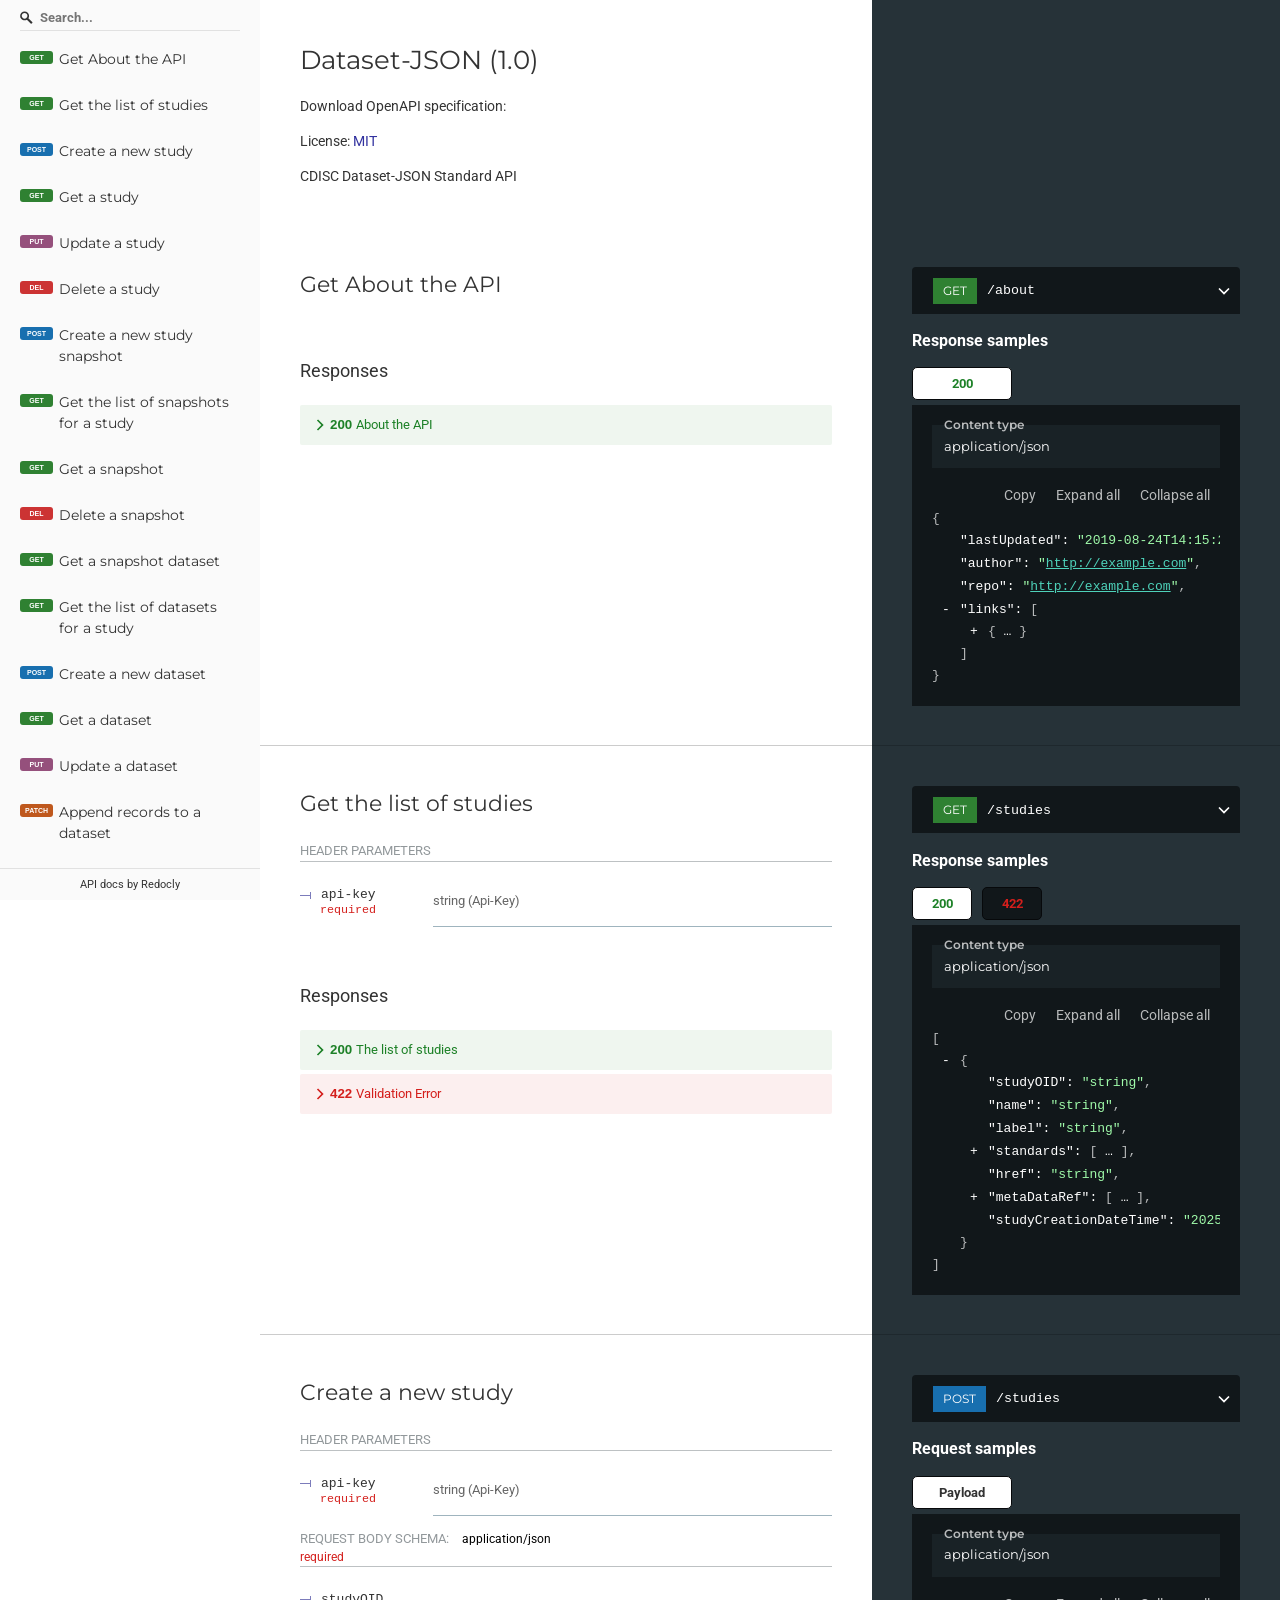
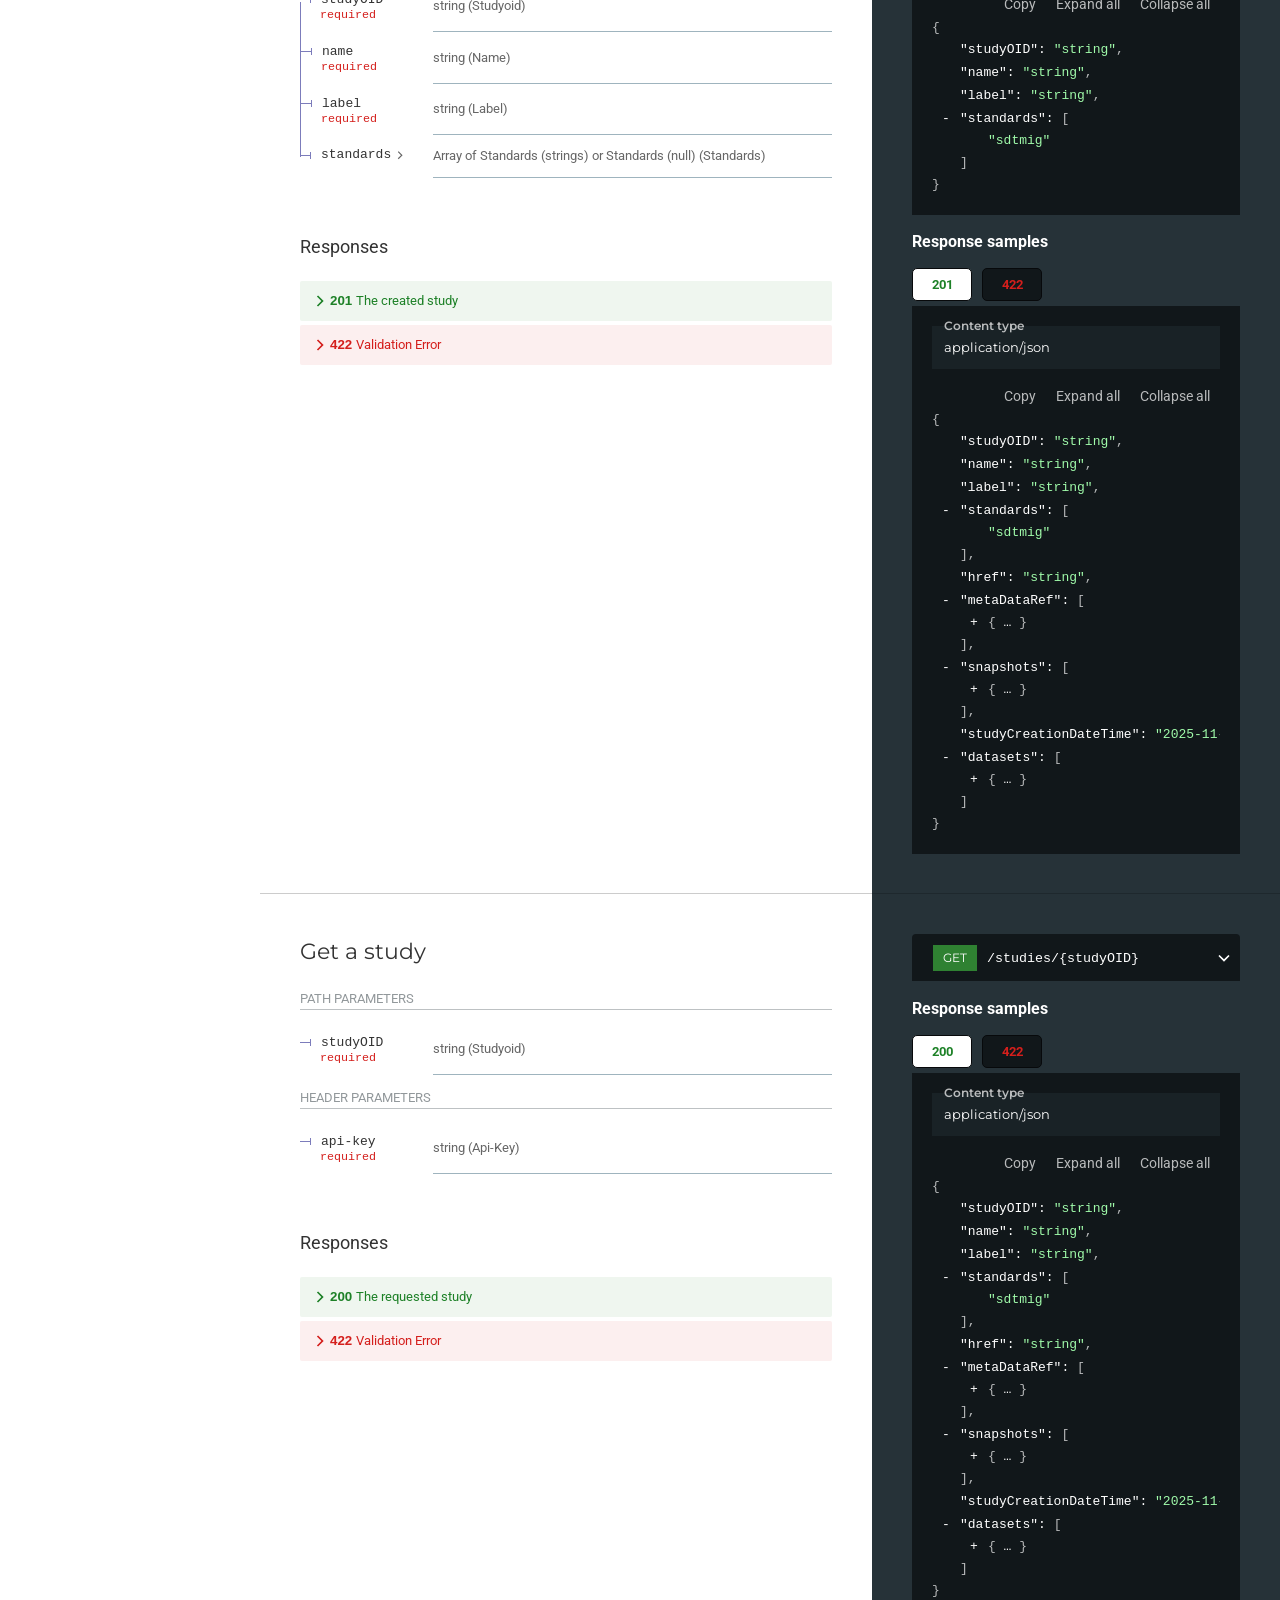
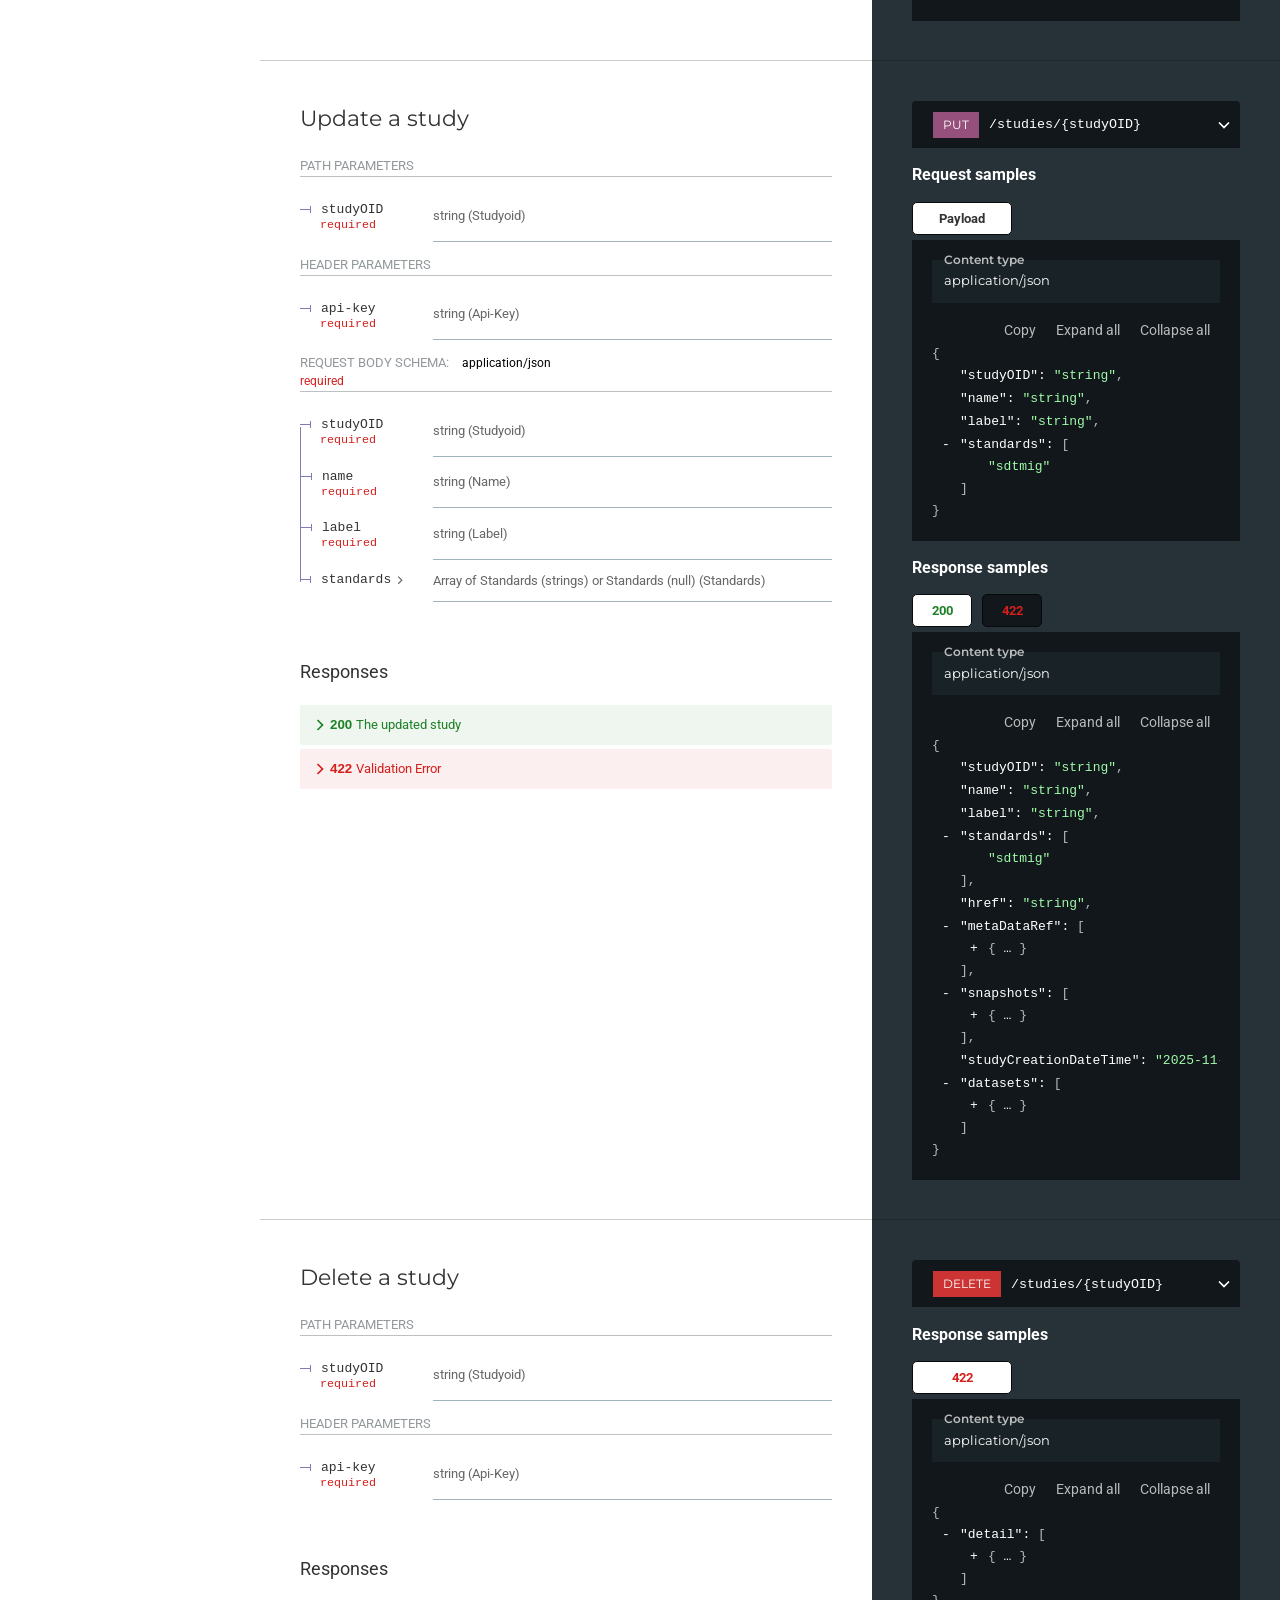
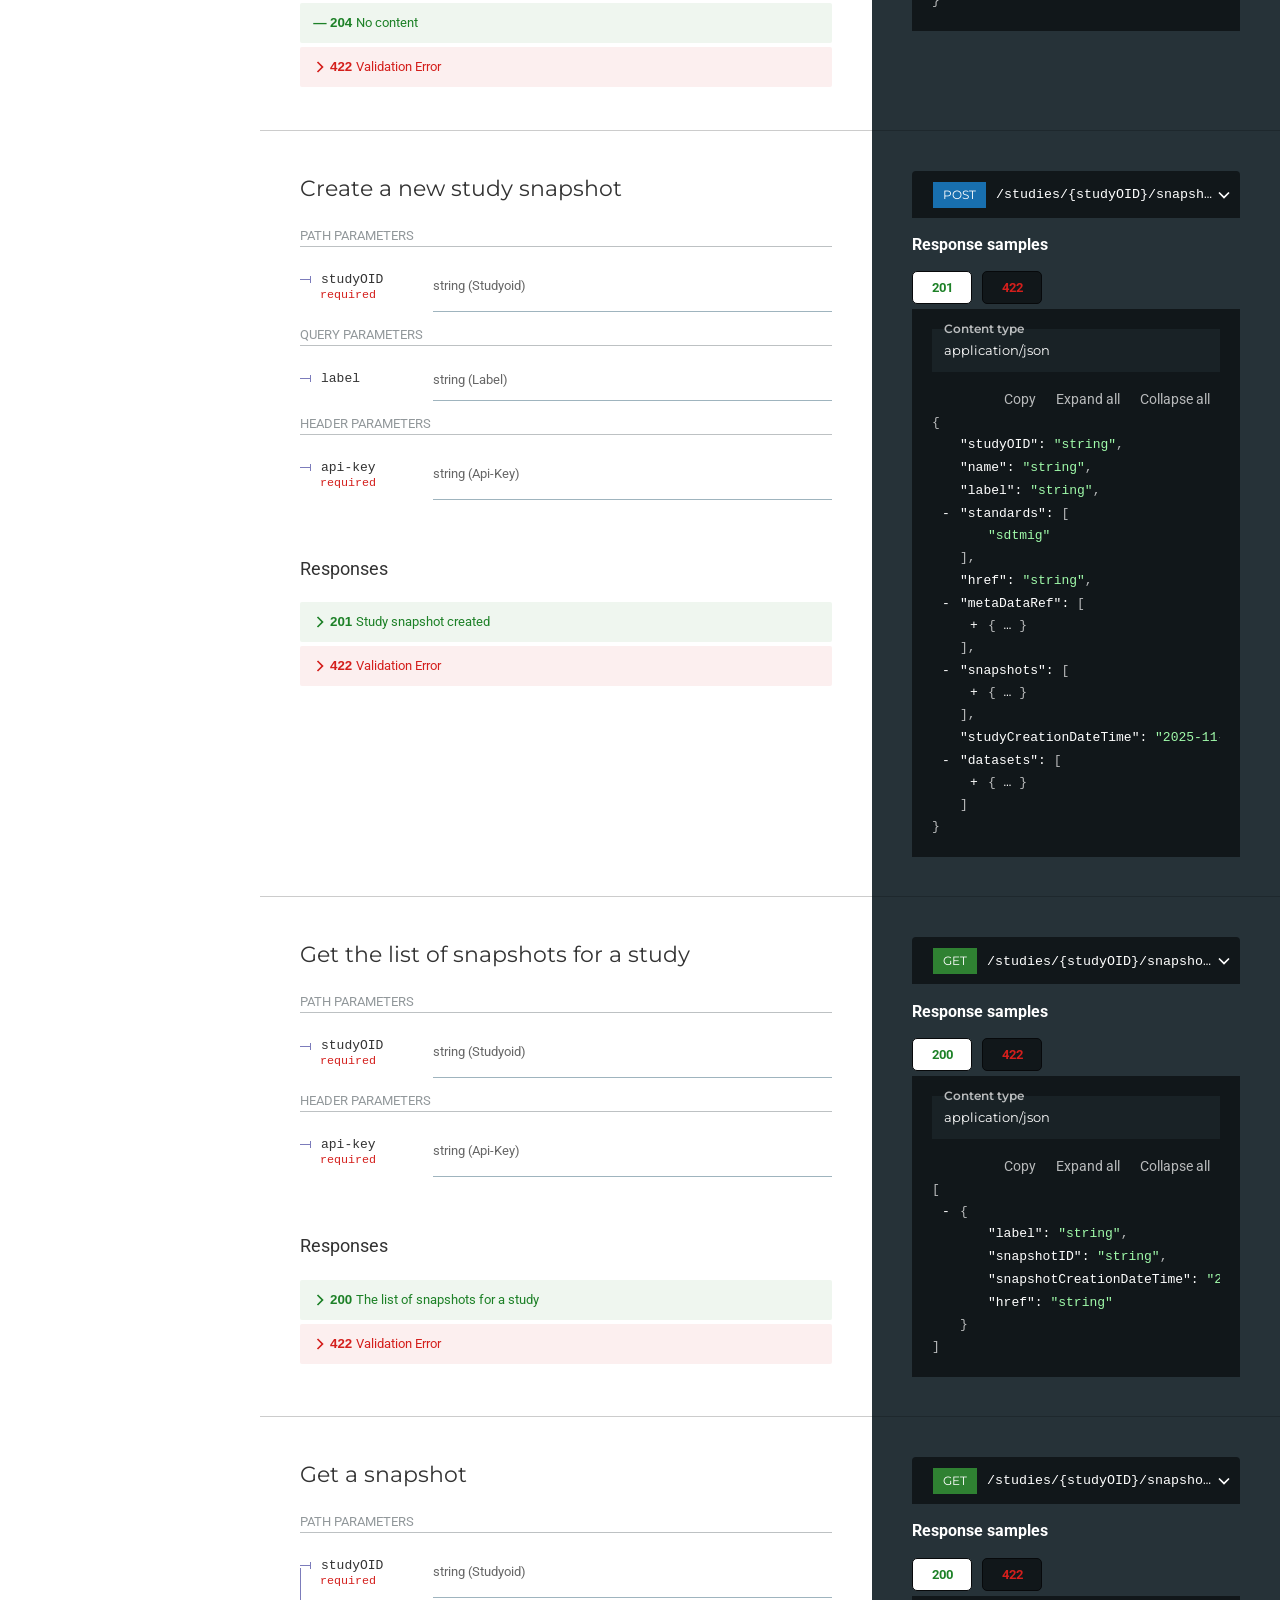
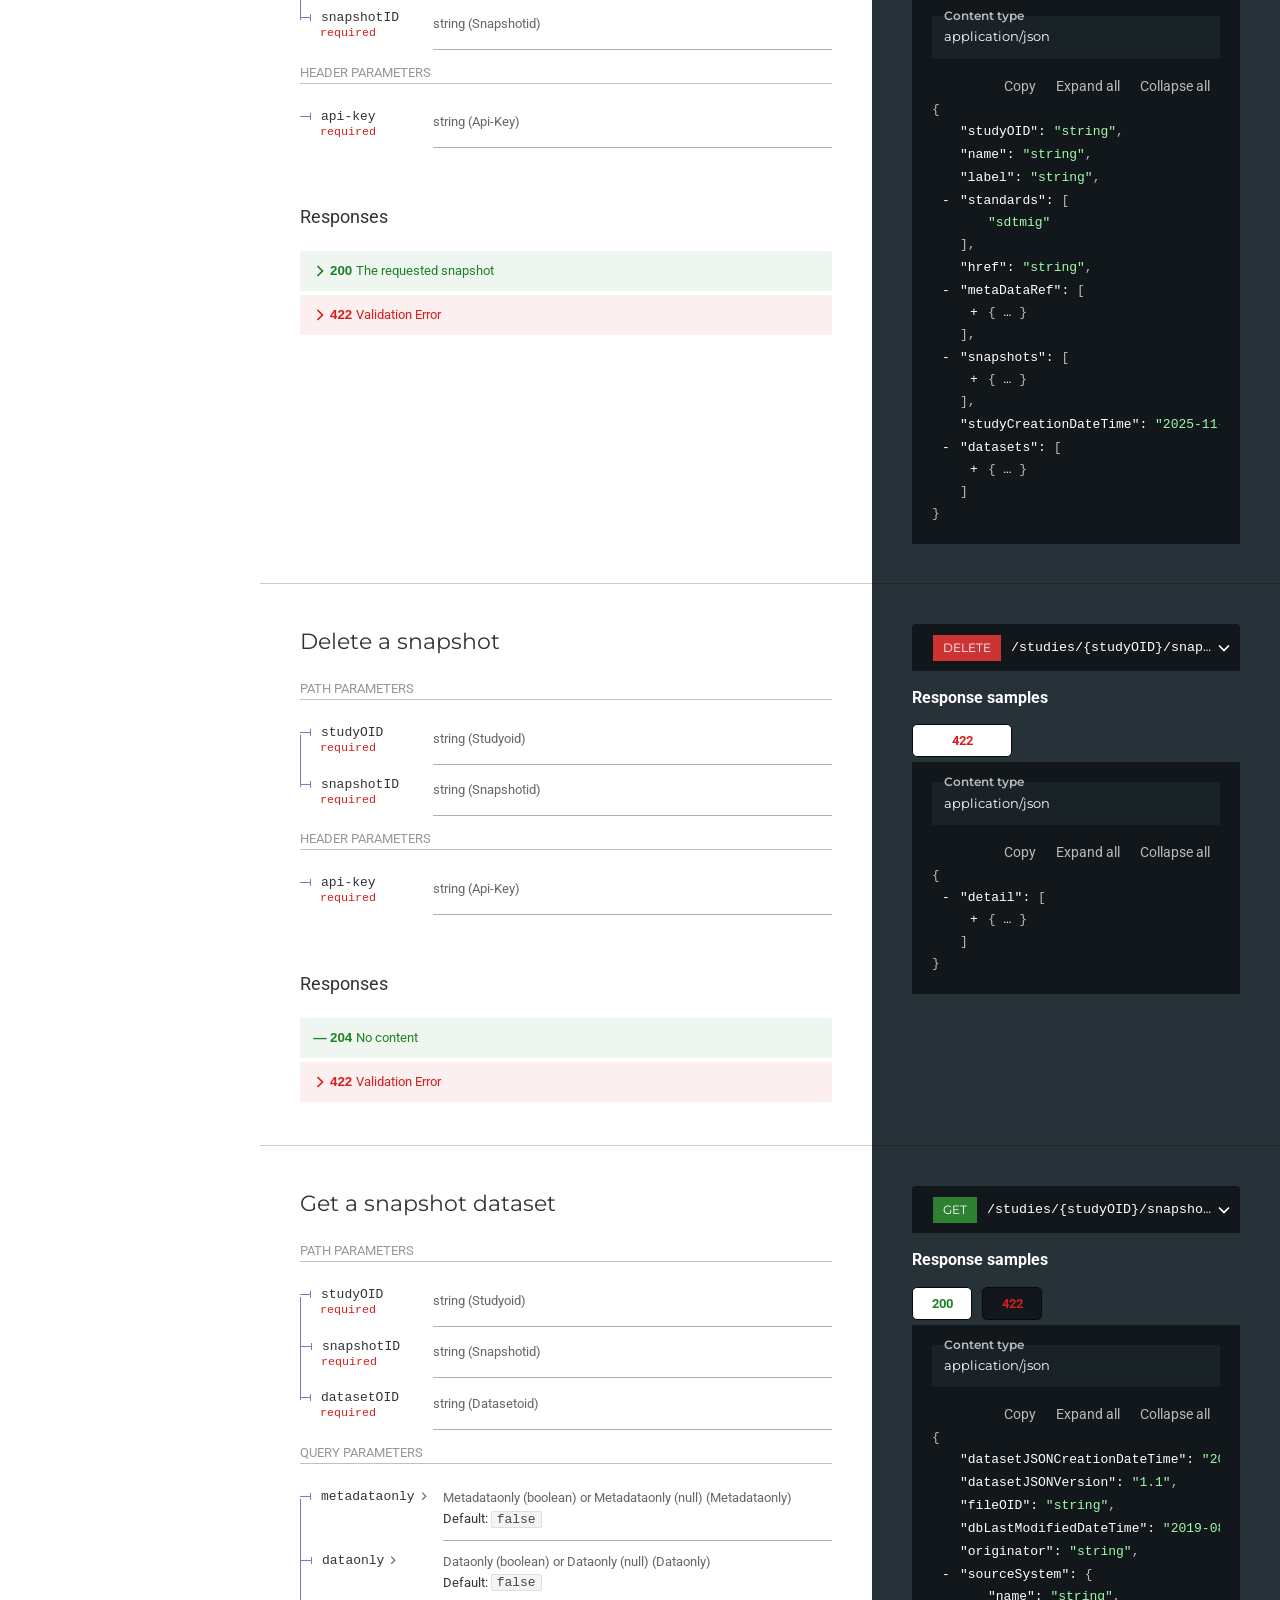
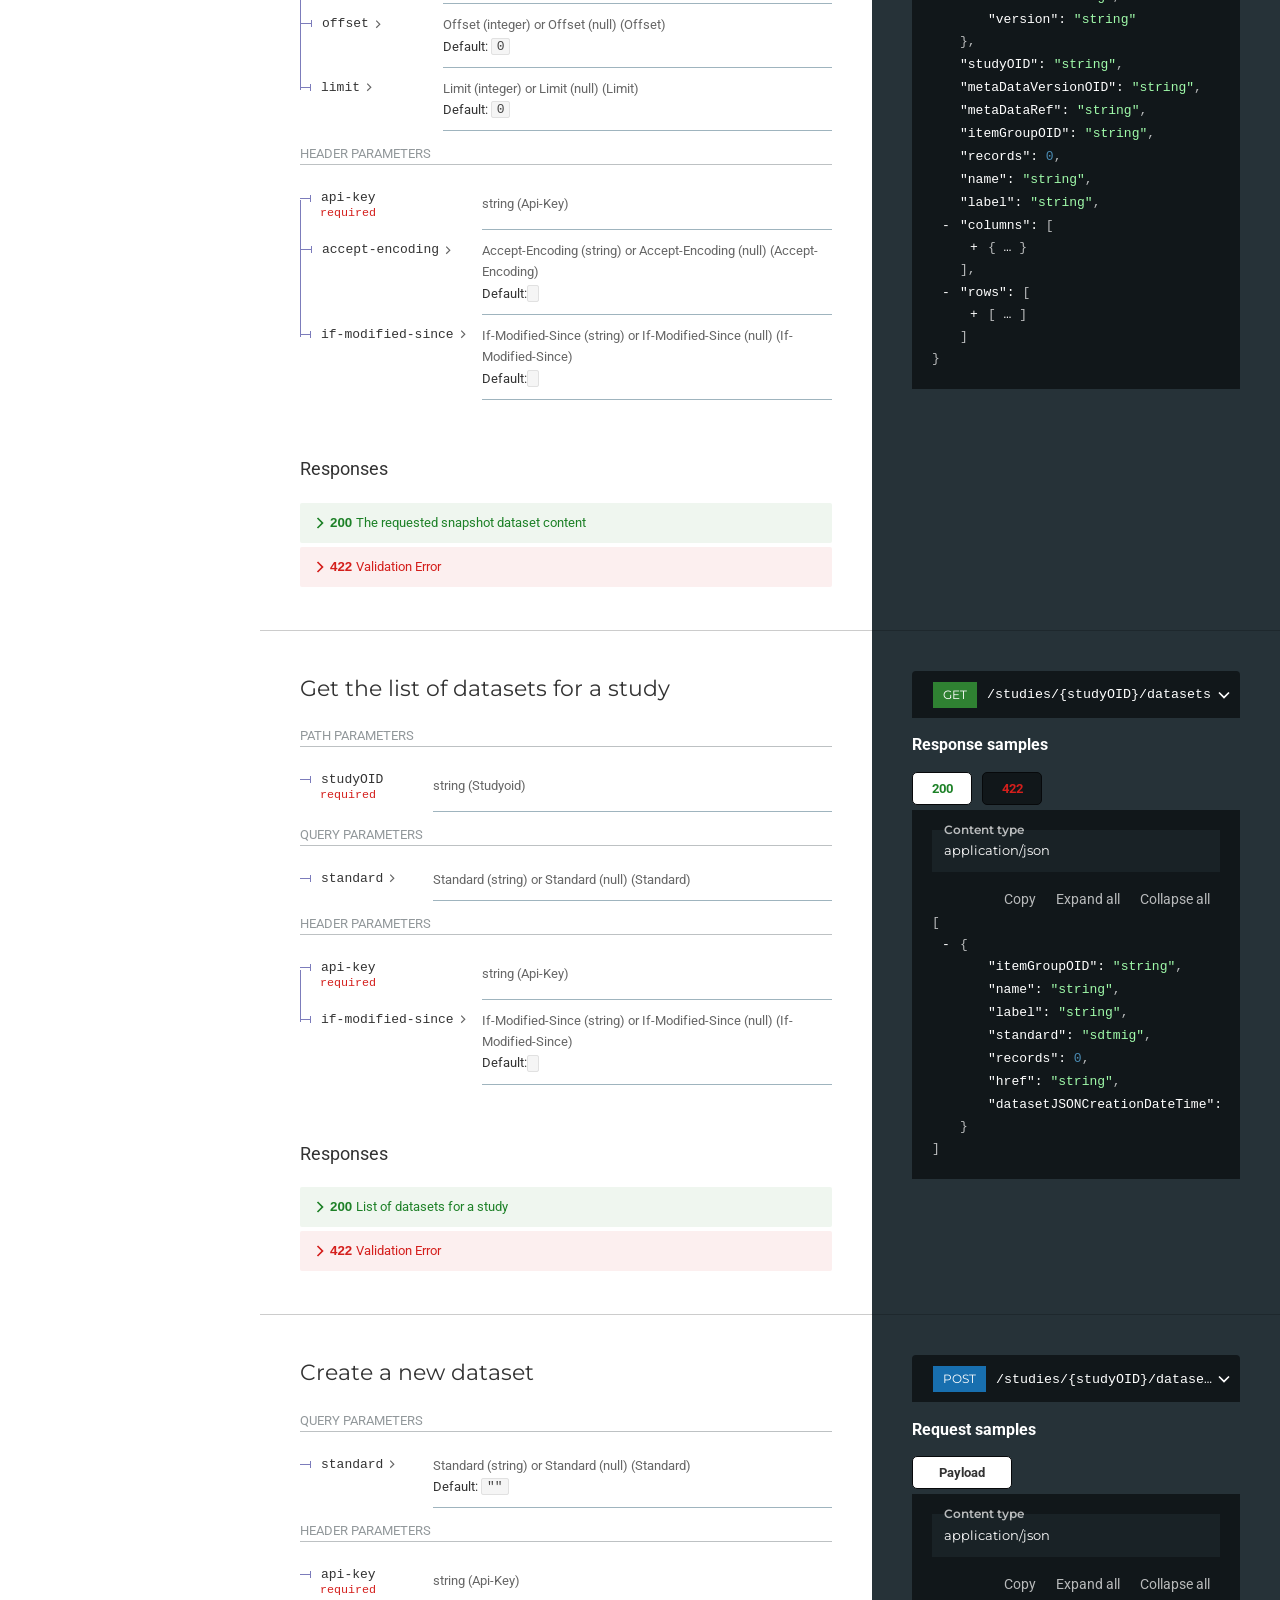
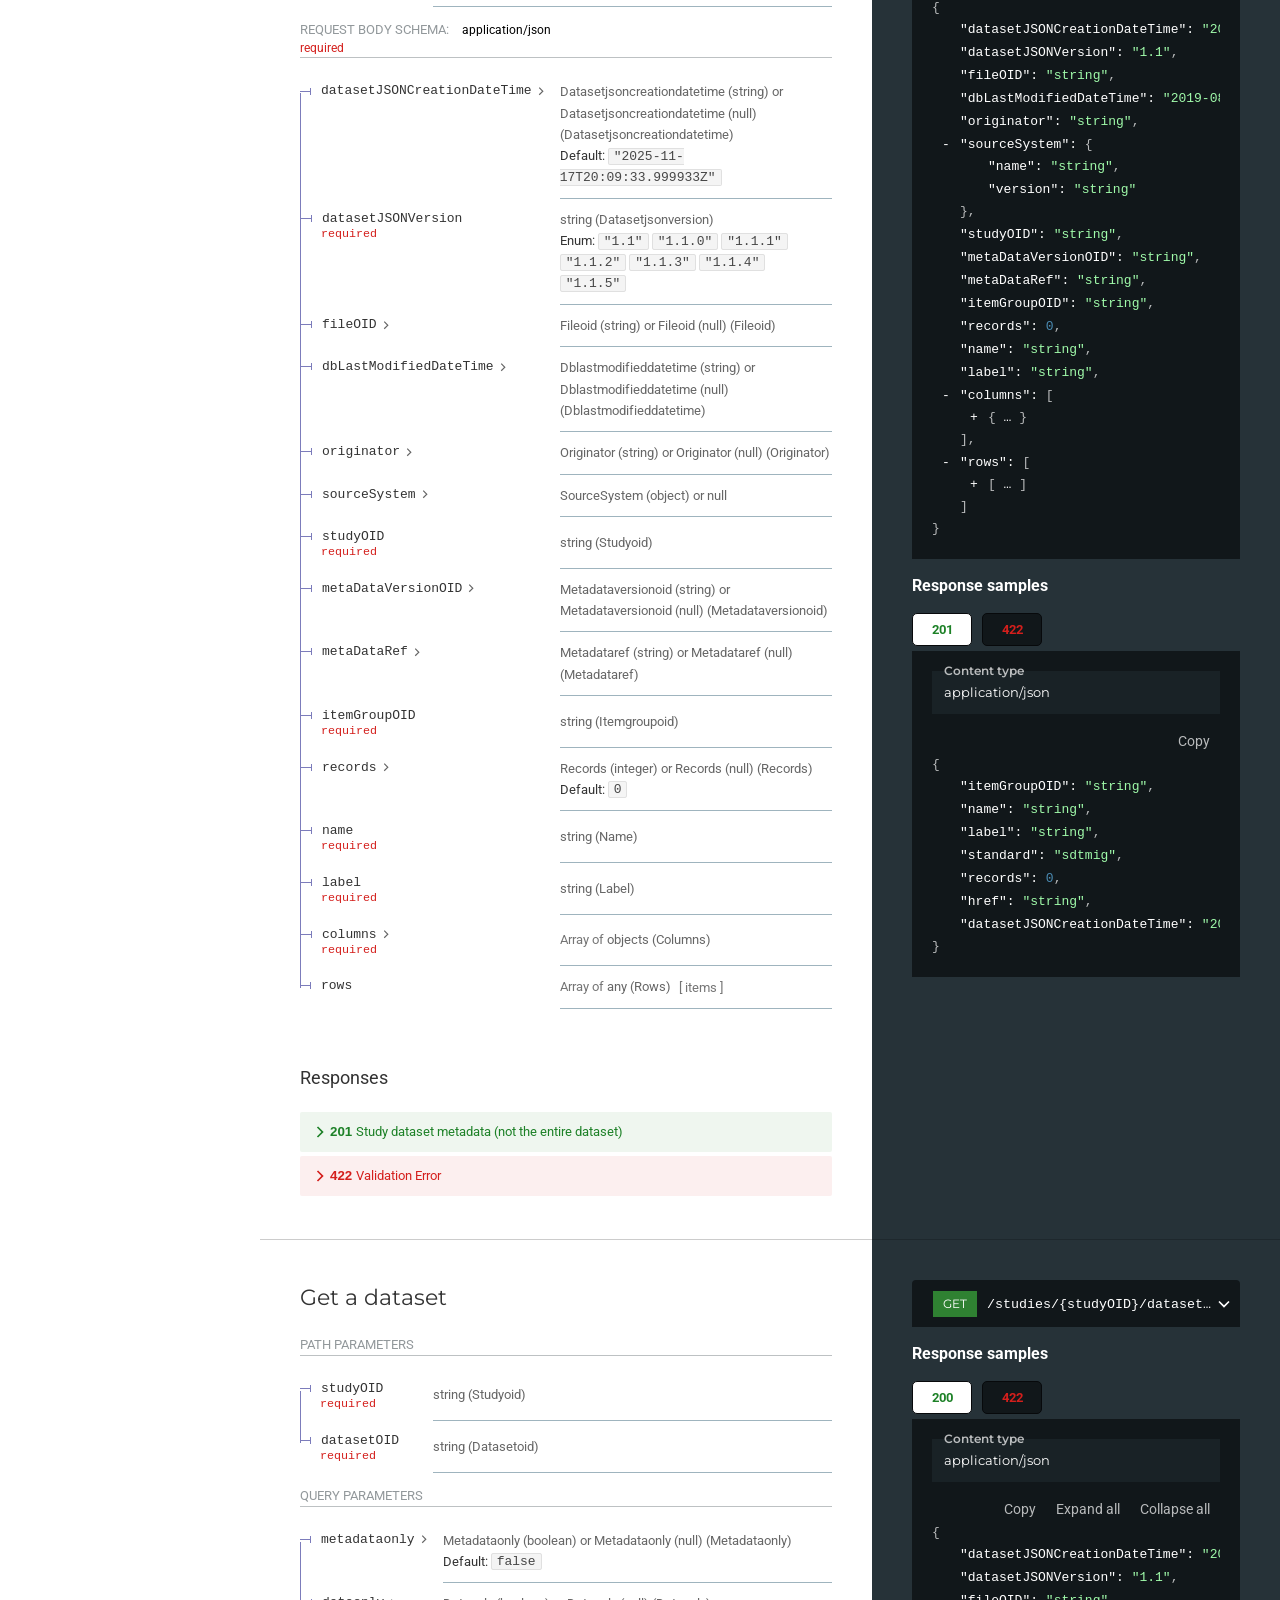
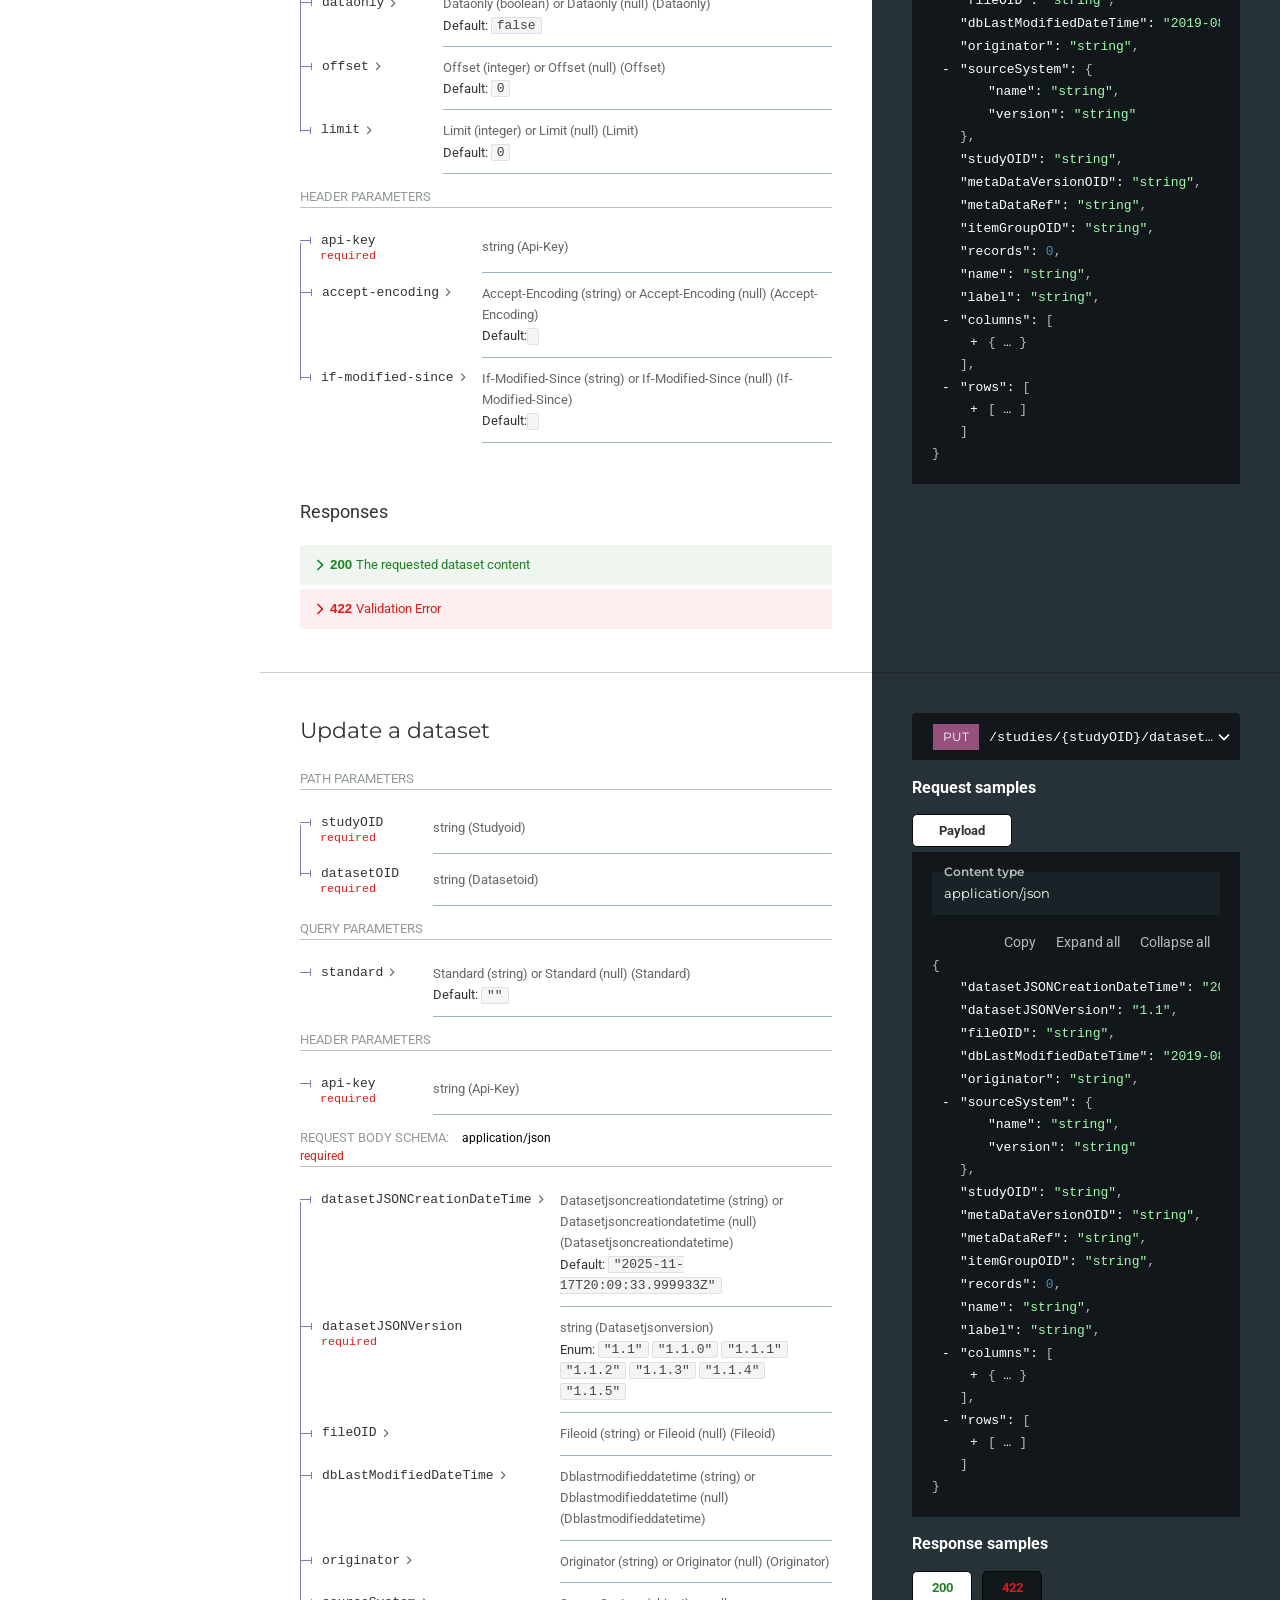
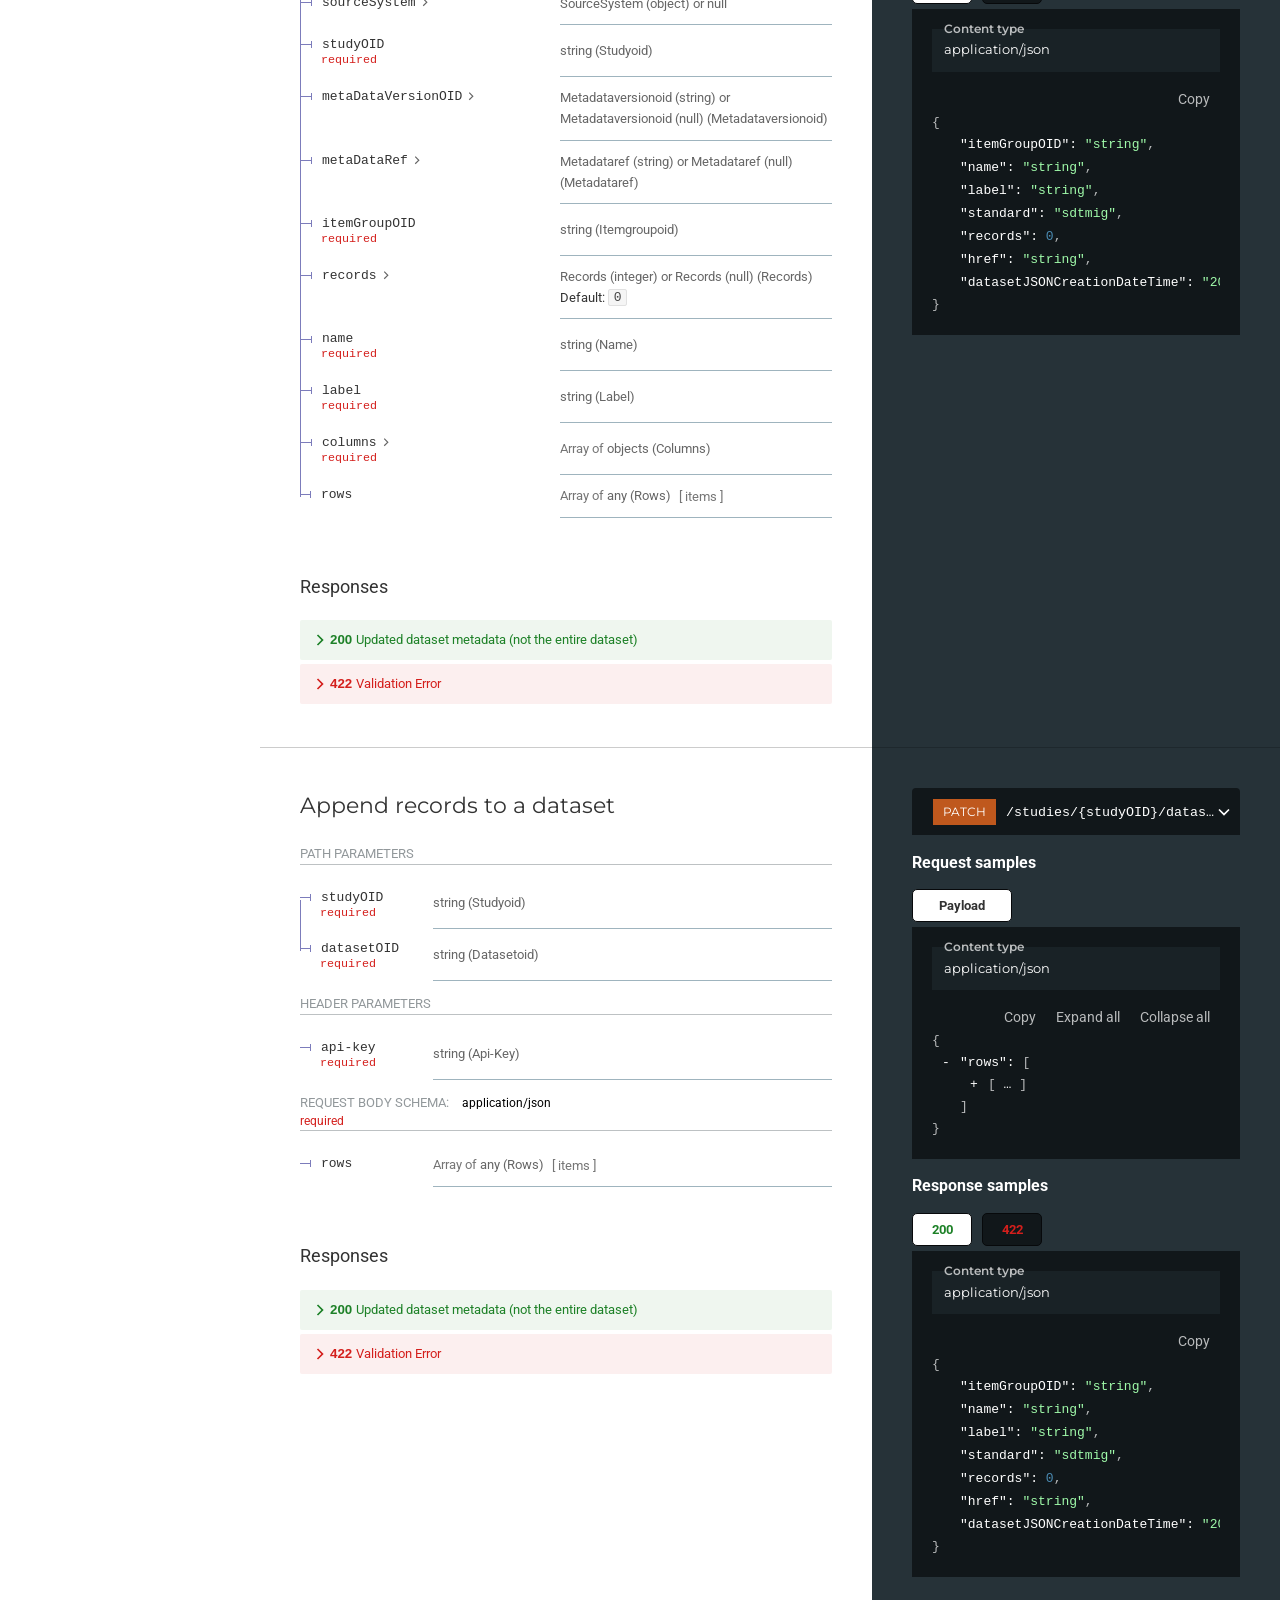
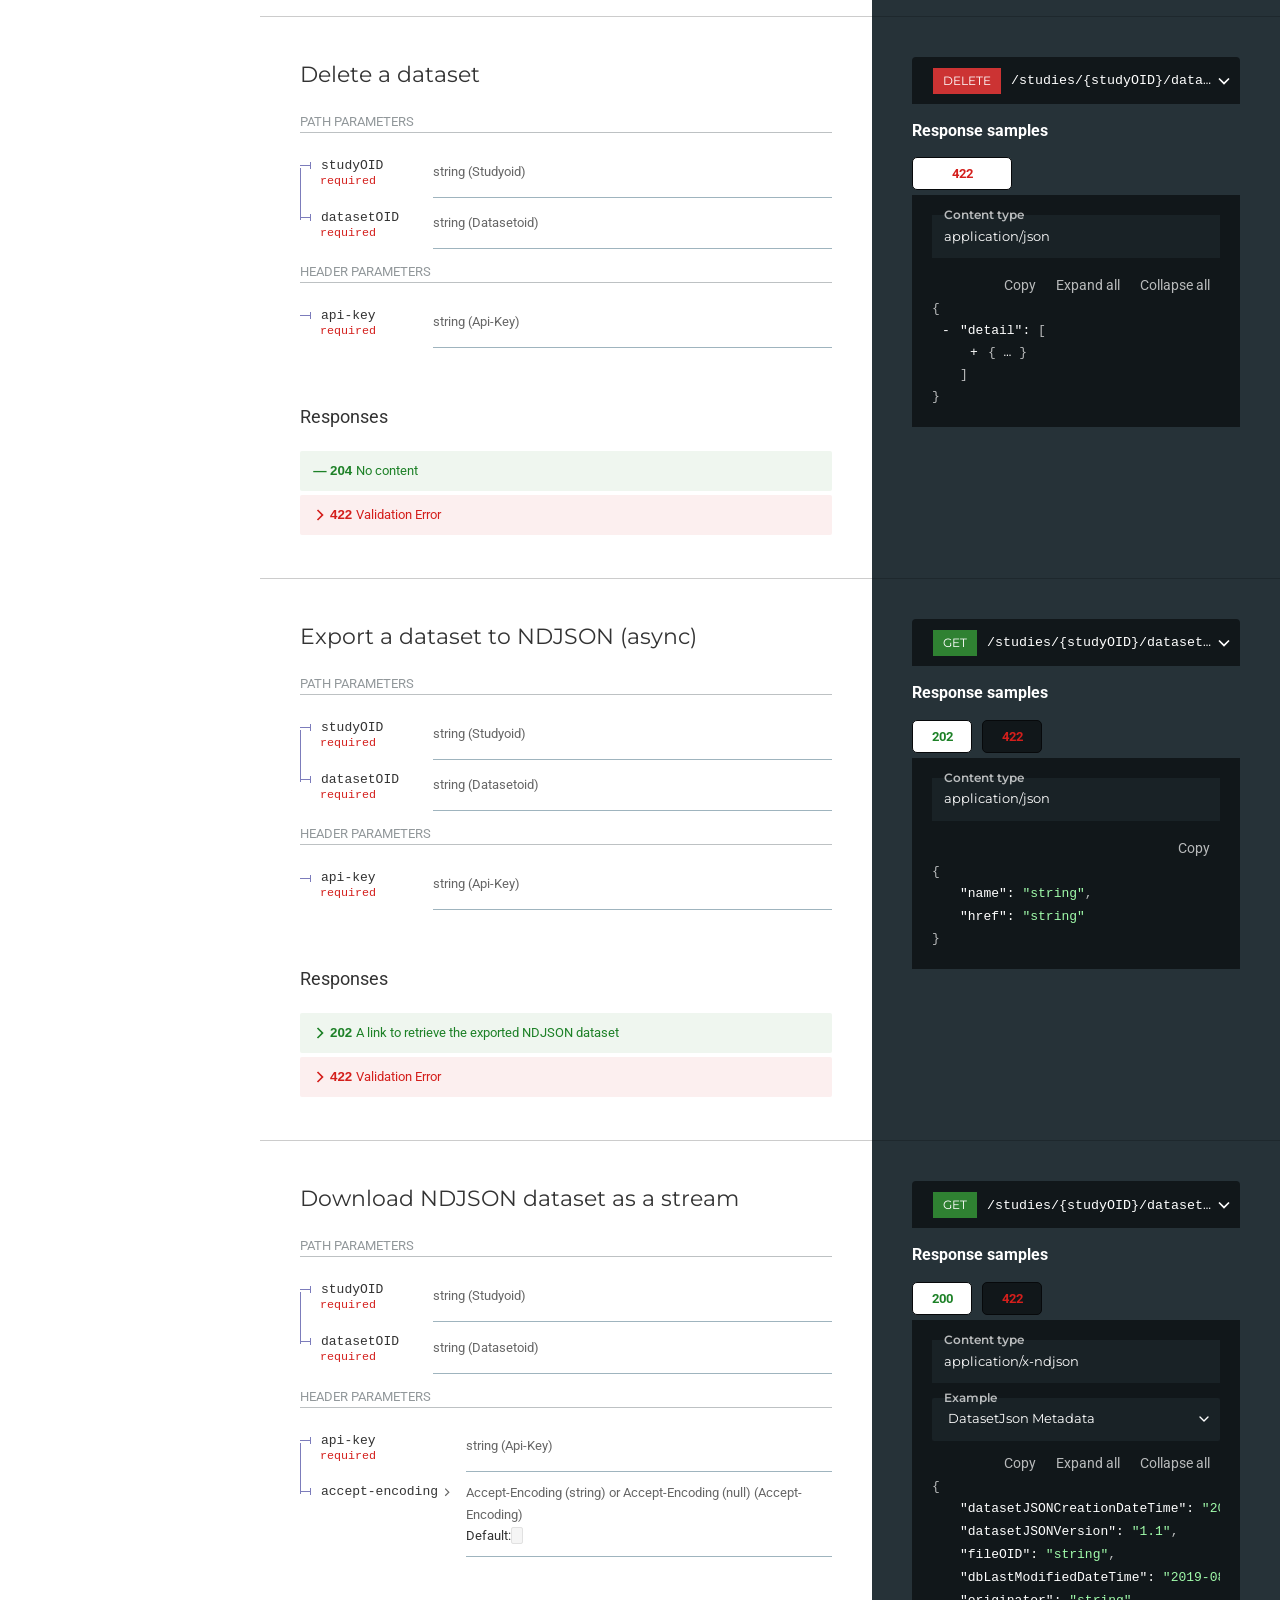
<file: docs/index.html>
<!DOCTYPE html>
<html>

<head>
  <meta charset="utf8" />
  <title>Dataset-JSON</title>
  <!-- needed for adaptive design -->
  <meta name="viewport" content="width=device-width, initial-scale=1">
  <style>
    body {
      padding: 0;
      margin: 0;
    }
  </style>
  <script src="https://cdn.redocly.com/redoc/v2.5.1/bundles/redoc.standalone.js"></script><style data-styled="true" data-styled-version="6.1.19">.fqkwbU{width:calc(100% - 40%);padding:0 40px;}/*!sc*/
@media print,screen and (max-width: 75rem){.fqkwbU{width:100%;padding:40px 40px;}}/*!sc*/
data-styled.g4[id="sc-ggWZvA"]{content:"fqkwbU,"}/*!sc*/
.bPmFpz{padding:40px 0;}/*!sc*/
.bPmFpz:last-child{min-height:calc(100vh + 1px);}/*!sc*/
.bPmFpz>.bPmFpz:last-child{min-height:initial;}/*!sc*/
@media print,screen and (max-width: 75rem){.bPmFpz{padding:0;}}/*!sc*/
.gHrCVQ{padding:40px 0;position:relative;}/*!sc*/
.gHrCVQ:last-child{min-height:calc(100vh + 1px);}/*!sc*/
.gHrCVQ>.gHrCVQ:last-child{min-height:initial;}/*!sc*/
@media print,screen and (max-width: 75rem){.gHrCVQ{padding:0;}}/*!sc*/
.gHrCVQ:not(:last-of-type):after{position:absolute;bottom:0;width:100%;display:block;content:'';border-bottom:1px solid rgba(0, 0, 0, 0.2);}/*!sc*/
data-styled.g5[id="sc-dTvVRJ"]{content:"bPmFpz,gHrCVQ,"}/*!sc*/
.bDYKKx{width:40%;color:#ffffff;background-color:#263238;padding:0 40px;}/*!sc*/
@media print,screen and (max-width: 75rem){.bDYKKx{width:100%;padding:40px 40px;}}/*!sc*/
data-styled.g6[id="sc-jwTyAe"]{content:"bDYKKx,"}/*!sc*/
.FFPsr{background-color:#263238;}/*!sc*/
data-styled.g7[id="sc-hjsuWn"]{content:"FFPsr,"}/*!sc*/
.gkiSyE{display:flex;width:100%;padding:0;}/*!sc*/
@media print,screen and (max-width: 75rem){.gkiSyE{flex-direction:column;}}/*!sc*/
data-styled.g8[id="sc-jJLAfE"]{content:"gkiSyE,"}/*!sc*/
.wYHiz{font-family:Montserrat,sans-serif;font-weight:400;font-size:1.85714em;line-height:1.6em;color:#333333;}/*!sc*/
data-styled.g9[id="sc-hwkwBN"]{content:"wYHiz,"}/*!sc*/
.iFSqkw{font-family:Montserrat,sans-serif;font-weight:400;font-size:1.57143em;line-height:1.6em;color:#333333;margin:0 0 20px;}/*!sc*/
data-styled.g10[id="sc-kNOymR"]{content:"iFSqkw,"}/*!sc*/
.drJHMo{color:#ffffff;}/*!sc*/
data-styled.g12[id="sc-lgpSej"]{content:"drJHMo,"}/*!sc*/
.czjApA{border-bottom:1px solid rgba(38, 50, 56, 0.3);margin:1em 0 1em 0;color:rgba(38, 50, 56, 0.5);font-weight:normal;text-transform:uppercase;font-size:0.929em;line-height:20px;}/*!sc*/
data-styled.g13[id="sc-eqYatC"]{content:"czjApA,"}/*!sc*/
.fRdsOi{cursor:pointer;margin-left:-20px;padding:0;line-height:1;width:20px;display:inline-block;outline:0;}/*!sc*/
.fRdsOi:before{content:'';width:15px;height:15px;background-size:contain;background-image:url('[data-uri]');opacity:0.5;visibility:hidden;display:inline-block;vertical-align:middle;}/*!sc*/
h1:hover>.fRdsOi::before,h2:hover>.fRdsOi::before,.fRdsOi:hover::before{visibility:visible;}/*!sc*/
data-styled.g14[id="sc-kcLKEh"]{content:"fRdsOi,"}/*!sc*/
.cGxVlA{height:1.5em;width:1.5em;min-width:1.5em;vertical-align:middle;float:left;transition:transform 0.2s ease-out;transform:rotateZ(-90deg);}/*!sc*/
.cGxVlA polygon{fill:#1d8127;}/*!sc*/
.iuNpUs{height:20px;width:20px;min-width:20px;vertical-align:middle;float:right;transition:transform 0.2s ease-out;transform:rotateZ(0);}/*!sc*/
.iuNpUs polygon{fill:white;}/*!sc*/
.jKYZgc{height:1.5em;width:1.5em;min-width:1.5em;vertical-align:middle;float:left;transition:transform 0.2s ease-out;transform:rotateZ(-90deg);}/*!sc*/
.jKYZgc polygon{fill:#d41f1c;}/*!sc*/
.dOPmTa{height:18px;width:18px;min-width:18px;vertical-align:middle;transition:transform 0.2s ease-out;transform:rotateZ(-90deg);}/*!sc*/
data-styled.g15[id="sc-dntSTA"]{content:"cGxVlA,iuNpUs,jKYZgc,dOPmTa,"}/*!sc*/
.gdmNWp{border-left:1px solid #7c7cbb;box-sizing:border-box;position:relative;padding:10px 10px 10px 0;}/*!sc*/
@media screen and (max-width: 50rem){.gdmNWp{display:block;overflow:hidden;}}/*!sc*/
tr:first-of-type>.gdmNWp,tr.last>.gdmNWp{border-left-width:0;background-position:top left;background-repeat:no-repeat;background-size:1px 100%;}/*!sc*/
tr:first-of-type>.gdmNWp{background-image:linear-gradient(
      to bottom,
      transparent 0%,
      transparent 22px,
      #7c7cbb 22px,
      #7c7cbb 100%
    );}/*!sc*/
tr.last>.gdmNWp{background-image:linear-gradient(
      to bottom,
      #7c7cbb 0%,
      #7c7cbb 22px,
      transparent 22px,
      transparent 100%
    );}/*!sc*/
tr.last+tr>.gdmNWp{border-left-color:transparent;}/*!sc*/
tr.last:first-child>.gdmNWp{background:none;border-left-color:transparent;}/*!sc*/
data-styled.g18[id="sc-kCuUfV"]{content:"gdmNWp,"}/*!sc*/
.dFOJWJ{vertical-align:top;line-height:20px;white-space:nowrap;font-size:13px;font-family:Courier,monospace;}/*!sc*/
.dFOJWJ.deprecated{text-decoration:line-through;color:#707070;}/*!sc*/
data-styled.g20[id="sc-fbQrwq"]{content:"dFOJWJ,"}/*!sc*/
.ixGaBD{border-bottom:1px solid #9fb4be;padding:10px 0;width:75%;box-sizing:border-box;}/*!sc*/
tr.expanded .ixGaBD{border-bottom:none;}/*!sc*/
@media screen and (max-width: 50rem){.ixGaBD{padding:0 20px;border-bottom:none;border-left:1px solid #7c7cbb;}tr.last>.ixGaBD{border-left:none;}}/*!sc*/
data-styled.g21[id="sc-gGKoUb"]{content:"ixGaBD,"}/*!sc*/
.cteAyA{color:#7c7cbb;font-family:Courier,monospace;margin-right:10px;}/*!sc*/
.cteAyA::before{content:'';display:inline-block;vertical-align:middle;width:10px;height:1px;background:#7c7cbb;}/*!sc*/
.cteAyA::after{content:'';display:inline-block;vertical-align:middle;width:1px;background:#7c7cbb;height:7px;}/*!sc*/
data-styled.g22[id="sc-hwddKA"]{content:"cteAyA,"}/*!sc*/
.icJLQx{border-collapse:separate;border-radius:3px;font-size:14px;border-spacing:0;width:100%;}/*!sc*/
.icJLQx >tr{vertical-align:middle;}/*!sc*/
@media screen and (max-width: 50rem){.icJLQx{display:block;}.icJLQx >tr,.icJLQx >tbody>tr{display:block;}}/*!sc*/
@media screen and (max-width: 50rem) and (-ms-high-contrast:none){.icJLQx td{float:left;width:100%;}}/*!sc*/
.icJLQx .sc-jaXbil,.icJLQx .sc-jaXbil .sc-jaXbil .sc-jaXbil,.icJLQx .sc-jaXbil .sc-jaXbil .sc-jaXbil .sc-jaXbil .sc-jaXbil{margin:1em;margin-right:0;background:#fafafa;}/*!sc*/
.icJLQx .sc-jaXbil .sc-jaXbil,.icJLQx .sc-jaXbil .sc-jaXbil .sc-jaXbil .sc-jaXbil,.icJLQx .sc-jaXbil .sc-jaXbil .sc-jaXbil .sc-jaXbil .sc-jaXbil .sc-jaXbil{background:#ffffff;}/*!sc*/
data-styled.g24[id="sc-eqNDNG"]{content:"icJLQx,"}/*!sc*/
.fyxuKi >ul{list-style:none;padding:0;margin:0;margin:0 -5px;}/*!sc*/
.fyxuKi >ul >li{padding:5px 10px;display:inline-block;background-color:#11171a;border-bottom:1px solid rgba(0, 0, 0, 0.5);cursor:pointer;text-align:center;outline:none;color:#ccc;margin:0 5px 5px 5px;border:1px solid #07090b;border-radius:5px;min-width:60px;font-size:0.9em;font-weight:bold;}/*!sc*/
.fyxuKi >ul >li.react-tabs__tab--selected{color:#333333;background:#ffffff;}/*!sc*/
.fyxuKi >ul >li.react-tabs__tab--selected:focus{outline:auto;}/*!sc*/
.fyxuKi >ul >li:only-child{flex:none;min-width:100px;}/*!sc*/
.fyxuKi >ul >li.tab-success{color:#1d8127;}/*!sc*/
.fyxuKi >ul >li.tab-redirect{color:#ffa500;}/*!sc*/
.fyxuKi >ul >li.tab-info{color:#87ceeb;}/*!sc*/
.fyxuKi >ul >li.tab-error{color:#d41f1c;}/*!sc*/
.fyxuKi >.react-tabs__tab-panel{background:#11171a;}/*!sc*/
.fyxuKi >.react-tabs__tab-panel>div,.fyxuKi >.react-tabs__tab-panel>pre{padding:20px;margin:0;}/*!sc*/
.fyxuKi >.react-tabs__tab-panel>div>pre{padding:0;}/*!sc*/
data-styled.g30[id="sc-cOpnSz"]{content:"fyxuKi,"}/*!sc*/
.kIppRw code[class*='language-'],.kIppRw pre[class*='language-']{text-shadow:0 -0.1em 0.2em black;text-align:left;white-space:pre;word-spacing:normal;word-break:normal;word-wrap:normal;line-height:1.5;-moz-tab-size:4;-o-tab-size:4;tab-size:4;-webkit-hyphens:none;-moz-hyphens:none;-ms-hyphens:none;hyphens:none;}/*!sc*/
@media print{.kIppRw code[class*='language-'],.kIppRw pre[class*='language-']{text-shadow:none;}}/*!sc*/
.kIppRw pre[class*='language-']{padding:1em;margin:0.5em 0;overflow:auto;}/*!sc*/
.kIppRw .token.comment,.kIppRw .token.prolog,.kIppRw .token.doctype,.kIppRw .token.cdata{color:hsl(30, 20%, 50%);}/*!sc*/
.kIppRw .token.punctuation{opacity:0.7;}/*!sc*/
.kIppRw .namespace{opacity:0.7;}/*!sc*/
.kIppRw .token.property,.kIppRw .token.tag,.kIppRw .token.number,.kIppRw .token.constant,.kIppRw .token.symbol{color:#4a8bb3;}/*!sc*/
.kIppRw .token.boolean{color:#e64441;}/*!sc*/
.kIppRw .token.selector,.kIppRw .token.attr-name,.kIppRw .token.string,.kIppRw .token.char,.kIppRw .token.builtin,.kIppRw .token.inserted{color:#a0fbaa;}/*!sc*/
.kIppRw .token.selector+a,.kIppRw .token.attr-name+a,.kIppRw .token.string+a,.kIppRw .token.char+a,.kIppRw .token.builtin+a,.kIppRw .token.inserted+a,.kIppRw .token.selector+a:visited,.kIppRw .token.attr-name+a:visited,.kIppRw .token.string+a:visited,.kIppRw .token.char+a:visited,.kIppRw .token.builtin+a:visited,.kIppRw .token.inserted+a:visited{color:#4ed2ba;text-decoration:underline;}/*!sc*/
.kIppRw .token.property.string{color:white;}/*!sc*/
.kIppRw .token.operator,.kIppRw .token.entity,.kIppRw .token.url,.kIppRw .token.variable{color:hsl(40, 90%, 60%);}/*!sc*/
.kIppRw .token.atrule,.kIppRw .token.attr-value,.kIppRw .token.keyword{color:hsl(350, 40%, 70%);}/*!sc*/
.kIppRw .token.regex,.kIppRw .token.important{color:#e90;}/*!sc*/
.kIppRw .token.important,.kIppRw .token.bold{font-weight:bold;}/*!sc*/
.kIppRw .token.italic{font-style:italic;}/*!sc*/
.kIppRw .token.entity{cursor:help;}/*!sc*/
.kIppRw .token.deleted{color:red;}/*!sc*/
data-styled.g32[id="sc-eVqvcJ"]{content:"kIppRw,"}/*!sc*/
.bBWkcI{opacity:0.7;transition:opacity 0.3s ease;text-align:right;}/*!sc*/
.bBWkcI:focus-within{opacity:1;}/*!sc*/
.bBWkcI >button{background-color:transparent;border:0;color:inherit;padding:2px 10px;font-family:Roboto,sans-serif;font-size:14px;line-height:1.5em;cursor:pointer;outline:0;}/*!sc*/
.bBWkcI >button :hover,.bBWkcI >button :focus{background:rgba(255, 255, 255, 0.1);}/*!sc*/
data-styled.g33[id="sc-bbbBoY"]{content:"bBWkcI,"}/*!sc*/
.ghzOpX{position:relative;}/*!sc*/
data-styled.g37[id="sc-eknHtZ"]{content:"ghzOpX,"}/*!sc*/
.eyTvTk{position:absolute;pointer-events:none;z-index:1;top:50%;-webkit-transform:translateY(-50%);-ms-transform:translateY(-50%);transform:translateY(-50%);right:8px;margin:auto;text-align:center;}/*!sc*/
.eyTvTk polyline{color:white;}/*!sc*/
data-styled.g38[id="sc-pYNGo"]{content:"eyTvTk,"}/*!sc*/
.dbfEBv{box-sizing:border-box;min-width:100px;outline:none;display:inline-block;border-radius:2px;border:1px solid rgba(38, 50, 56, 0.5);vertical-align:bottom;padding:2px 0px 2px 6px;position:relative;width:auto;background:white;color:#263238;font-family:Montserrat,sans-serif;font-size:0.929em;line-height:1.5em;cursor:pointer;transition:border 0.25s ease,color 0.25s ease,box-shadow 0.25s ease;}/*!sc*/
.dbfEBv label{box-sizing:border-box;min-width:100px;outline:none;display:inline-block;font-family:Montserrat,sans-serif;color:#333333;vertical-align:bottom;width:auto;text-transform:none;padding:0 22px 0 4px;font-size:0.929em;line-height:1.5em;font-family:inherit;text-overflow:ellipsis;overflow:hidden;white-space:nowrap;}/*!sc*/
.dbfEBv .dropdown-select{position:absolute;top:0;left:0;width:100%;height:100%;opacity:0;border:none;appearance:none;cursor:pointer;color:#333333;line-height:inherit;font-family:inherit;}/*!sc*/
.dbfEBv:hover,.dbfEBv:focus-within{border:1px solid #32329f;color:#32329f;box-shadow:0px 0px 0px 1px #32329f;}/*!sc*/
data-styled.g39[id="sc-cCVJLD"]{content:"dbfEBv,"}/*!sc*/
.cFlAeY{margin-left:10px;text-transform:none;font-size:0.929em;color:black;}/*!sc*/
data-styled.g41[id="sc-dNFkOE"]{content:"cFlAeY,"}/*!sc*/
.kbZred{font-family:Roboto,sans-serif;font-weight:400;line-height:1.5em;}/*!sc*/
.kbZred p:last-child{margin-bottom:0;}/*!sc*/
.kbZred h1{font-family:Montserrat,sans-serif;font-weight:400;font-size:1.85714em;line-height:1.6em;color:#32329f;margin-top:0;}/*!sc*/
.kbZred h2{font-family:Montserrat,sans-serif;font-weight:400;font-size:1.57143em;line-height:1.6em;color:#333333;}/*!sc*/
.kbZred code{color:#e53935;background-color:rgba(38, 50, 56, 0.05);font-family:Courier,monospace;border-radius:2px;border:1px solid rgba(38, 50, 56, 0.1);padding:0 5px;font-size:13px;font-weight:400;word-break:break-word;}/*!sc*/
.kbZred pre{font-family:Courier,monospace;white-space:pre;background-color:#11171a;color:white;padding:20px;overflow-x:auto;line-height:normal;border-radius:0;border:1px solid rgba(38, 50, 56, 0.1);}/*!sc*/
.kbZred pre code{background-color:transparent;color:white;padding:0;}/*!sc*/
.kbZred pre code:before,.kbZred pre code:after{content:none;}/*!sc*/
.kbZred blockquote{margin:0;margin-bottom:1em;padding:0 15px;color:#777;border-left:4px solid #ddd;}/*!sc*/
.kbZred img{max-width:100%;box-sizing:content-box;}/*!sc*/
.kbZred ul,.kbZred ol{padding-left:2em;margin:0;margin-bottom:1em;}/*!sc*/
.kbZred ul ul,.kbZred ol ul,.kbZred ul ol,.kbZred ol ol{margin-bottom:0;margin-top:0;}/*!sc*/
.kbZred table{display:block;width:100%;overflow:auto;word-break:normal;word-break:keep-all;border-collapse:collapse;border-spacing:0;margin-top:1.5em;margin-bottom:1.5em;}/*!sc*/
.kbZred table tr{background-color:#fff;border-top:1px solid #ccc;}/*!sc*/
.kbZred table tr:nth-child(2n){background-color:#fafafa;}/*!sc*/
.kbZred table th,.kbZred table td{padding:6px 13px;border:1px solid #ddd;}/*!sc*/
.kbZred table th{text-align:left;font-weight:bold;}/*!sc*/
.kbZred .share-link{cursor:pointer;margin-left:-20px;padding:0;line-height:1;width:20px;display:inline-block;outline:0;}/*!sc*/
.kbZred .share-link:before{content:'';width:15px;height:15px;background-size:contain;background-image:url('[data-uri]');opacity:0.5;visibility:hidden;display:inline-block;vertical-align:middle;}/*!sc*/
.kbZred h1:hover>.share-link::before,.kbZred h2:hover>.share-link::before,.kbZred .share-link:hover::before{visibility:visible;}/*!sc*/
.kbZred a{text-decoration:auto;color:#32329f;}/*!sc*/
.kbZred a:visited{color:#32329f;}/*!sc*/
.kbZred a:hover{color:#6868cf;text-decoration:auto;}/*!sc*/
.jnwENr{font-family:Roboto,sans-serif;font-weight:400;line-height:1.5em;}/*!sc*/
.jnwENr p:last-child{margin-bottom:0;}/*!sc*/
.jnwENr p:first-child{margin-top:0;}/*!sc*/
.jnwENr p:last-child{margin-bottom:0;}/*!sc*/
.jnwENr p{display:inline-block;}/*!sc*/
.jnwENr h1{font-family:Montserrat,sans-serif;font-weight:400;font-size:1.85714em;line-height:1.6em;color:#32329f;margin-top:0;}/*!sc*/
.jnwENr h2{font-family:Montserrat,sans-serif;font-weight:400;font-size:1.57143em;line-height:1.6em;color:#333333;}/*!sc*/
.jnwENr code{color:#e53935;background-color:rgba(38, 50, 56, 0.05);font-family:Courier,monospace;border-radius:2px;border:1px solid rgba(38, 50, 56, 0.1);padding:0 5px;font-size:13px;font-weight:400;word-break:break-word;}/*!sc*/
.jnwENr pre{font-family:Courier,monospace;white-space:pre;background-color:#11171a;color:white;padding:20px;overflow-x:auto;line-height:normal;border-radius:0;border:1px solid rgba(38, 50, 56, 0.1);}/*!sc*/
.jnwENr pre code{background-color:transparent;color:white;padding:0;}/*!sc*/
.jnwENr pre code:before,.jnwENr pre code:after{content:none;}/*!sc*/
.jnwENr blockquote{margin:0;margin-bottom:1em;padding:0 15px;color:#777;border-left:4px solid #ddd;}/*!sc*/
.jnwENr img{max-width:100%;box-sizing:content-box;}/*!sc*/
.jnwENr ul,.jnwENr ol{padding-left:2em;margin:0;margin-bottom:1em;}/*!sc*/
.jnwENr ul ul,.jnwENr ol ul,.jnwENr ul ol,.jnwENr ol ol{margin-bottom:0;margin-top:0;}/*!sc*/
.jnwENr table{display:block;width:100%;overflow:auto;word-break:normal;word-break:keep-all;border-collapse:collapse;border-spacing:0;margin-top:1.5em;margin-bottom:1.5em;}/*!sc*/
.jnwENr table tr{background-color:#fff;border-top:1px solid #ccc;}/*!sc*/
.jnwENr table tr:nth-child(2n){background-color:#fafafa;}/*!sc*/
.jnwENr table th,.jnwENr table td{padding:6px 13px;border:1px solid #ddd;}/*!sc*/
.jnwENr table th{text-align:left;font-weight:bold;}/*!sc*/
.jnwENr .share-link{cursor:pointer;margin-left:-20px;padding:0;line-height:1;width:20px;display:inline-block;outline:0;}/*!sc*/
.jnwENr .share-link:before{content:'';width:15px;height:15px;background-size:contain;background-image:url('[data-uri]');opacity:0.5;visibility:hidden;display:inline-block;vertical-align:middle;}/*!sc*/
.jnwENr h1:hover>.share-link::before,.jnwENr h2:hover>.share-link::before,.jnwENr .share-link:hover::before{visibility:visible;}/*!sc*/
.jnwENr a{text-decoration:auto;color:#32329f;}/*!sc*/
.jnwENr a:visited{color:#32329f;}/*!sc*/
.jnwENr a:hover{color:#6868cf;text-decoration:auto;}/*!sc*/
.drqpJr{font-family:Roboto,sans-serif;font-weight:400;line-height:1.5em;}/*!sc*/
.drqpJr p:last-child{margin-bottom:0;}/*!sc*/
.drqpJr p:first-child{margin-top:0;}/*!sc*/
.drqpJr p:last-child{margin-bottom:0;}/*!sc*/
.drqpJr h1{font-family:Montserrat,sans-serif;font-weight:400;font-size:1.85714em;line-height:1.6em;color:#32329f;margin-top:0;}/*!sc*/
.drqpJr h2{font-family:Montserrat,sans-serif;font-weight:400;font-size:1.57143em;line-height:1.6em;color:#333333;}/*!sc*/
.drqpJr code{color:#e53935;background-color:rgba(38, 50, 56, 0.05);font-family:Courier,monospace;border-radius:2px;border:1px solid rgba(38, 50, 56, 0.1);padding:0 5px;font-size:13px;font-weight:400;word-break:break-word;}/*!sc*/
.drqpJr pre{font-family:Courier,monospace;white-space:pre;background-color:#11171a;color:white;padding:20px;overflow-x:auto;line-height:normal;border-radius:0;border:1px solid rgba(38, 50, 56, 0.1);}/*!sc*/
.drqpJr pre code{background-color:transparent;color:white;padding:0;}/*!sc*/
.drqpJr pre code:before,.drqpJr pre code:after{content:none;}/*!sc*/
.drqpJr blockquote{margin:0;margin-bottom:1em;padding:0 15px;color:#777;border-left:4px solid #ddd;}/*!sc*/
.drqpJr img{max-width:100%;box-sizing:content-box;}/*!sc*/
.drqpJr ul,.drqpJr ol{padding-left:2em;margin:0;margin-bottom:1em;}/*!sc*/
.drqpJr ul ul,.drqpJr ol ul,.drqpJr ul ol,.drqpJr ol ol{margin-bottom:0;margin-top:0;}/*!sc*/
.drqpJr table{display:block;width:100%;overflow:auto;word-break:normal;word-break:keep-all;border-collapse:collapse;border-spacing:0;margin-top:1.5em;margin-bottom:1.5em;}/*!sc*/
.drqpJr table tr{background-color:#fff;border-top:1px solid #ccc;}/*!sc*/
.drqpJr table tr:nth-child(2n){background-color:#fafafa;}/*!sc*/
.drqpJr table th,.drqpJr table td{padding:6px 13px;border:1px solid #ddd;}/*!sc*/
.drqpJr table th{text-align:left;font-weight:bold;}/*!sc*/
.drqpJr .share-link{cursor:pointer;margin-left:-20px;padding:0;line-height:1;width:20px;display:inline-block;outline:0;}/*!sc*/
.drqpJr .share-link:before{content:'';width:15px;height:15px;background-size:contain;background-image:url('[data-uri]');opacity:0.5;visibility:hidden;display:inline-block;vertical-align:middle;}/*!sc*/
.drqpJr h1:hover>.share-link::before,.drqpJr h2:hover>.share-link::before,.drqpJr .share-link:hover::before{visibility:visible;}/*!sc*/
.drqpJr a{text-decoration:auto;color:#32329f;}/*!sc*/
.drqpJr a:visited{color:#32329f;}/*!sc*/
.drqpJr a:hover{color:#6868cf;text-decoration:auto;}/*!sc*/
data-styled.g42[id="sc-fszimp"]{content:"kbZred,jnwENr,drqpJr,"}/*!sc*/
.ljKHqG{display:inline;}/*!sc*/
data-styled.g43[id="sc-etsjJW"]{content:"ljKHqG,"}/*!sc*/
.iNCOCX{position:relative;}/*!sc*/
data-styled.g44[id="sc-fYmhhH"]{content:"iNCOCX,"}/*!sc*/
.fdRrNy:hover>.sc-bbbBoY{opacity:1;}/*!sc*/
data-styled.g49[id="sc-dClGHI"]{content:"fdRrNy,"}/*!sc*/
.dFvLDb{font-family:Courier,monospace;font-size:13px;white-space:pre;contain:content;overflow-x:auto;}/*!sc*/
.dFvLDb .redoc-json code>.collapser{display:none;pointer-events:none;}/*!sc*/
.dFvLDb .callback-function{color:gray;}/*!sc*/
.dFvLDb .collapser:after{content:'-';cursor:pointer;}/*!sc*/
.dFvLDb .collapsed>.collapser:after{content:'+';cursor:pointer;}/*!sc*/
.dFvLDb .ellipsis:after{content:' … ';}/*!sc*/
.dFvLDb .collapsible{margin-left:2em;}/*!sc*/
.dFvLDb .hoverable{padding-top:1px;padding-bottom:1px;padding-left:2px;padding-right:2px;border-radius:2px;}/*!sc*/
.dFvLDb .hovered{background-color:rgba(235, 238, 249, 1);}/*!sc*/
.dFvLDb .collapser{background-color:transparent;border:0;color:#fff;font-family:Courier,monospace;font-size:13px;padding-right:6px;padding-left:6px;padding-top:0;padding-bottom:0;display:flex;align-items:center;justify-content:center;width:15px;height:15px;position:absolute;top:4px;left:-1.5em;cursor:default;user-select:none;-webkit-user-select:none;padding:2px;}/*!sc*/
.dFvLDb .collapser:focus{outline-color:#fff;outline-style:dotted;outline-width:1px;}/*!sc*/
.dFvLDb ul{list-style-type:none;padding:0px;margin:0px 0px 0px 26px;}/*!sc*/
.dFvLDb li{position:relative;display:block;}/*!sc*/
.dFvLDb .hoverable{display:inline-block;}/*!sc*/
.dFvLDb .selected{outline-style:solid;outline-width:1px;outline-style:dotted;}/*!sc*/
.dFvLDb .collapsed>.collapsible{display:none;}/*!sc*/
.dFvLDb .ellipsis{display:none;}/*!sc*/
.dFvLDb .collapsed>.ellipsis{display:inherit;}/*!sc*/
data-styled.g50[id="sc-fhfEft"]{content:"dFvLDb,"}/*!sc*/
.iNRAJK{padding:0.9em;background-color:rgba(38,50,56,0.4);margin:0 0 10px 0;display:block;font-family:Montserrat,sans-serif;font-size:0.929em;line-height:1.5em;}/*!sc*/
data-styled.g51[id="sc-bAehkN"]{content:"iNRAJK,"}/*!sc*/
.cXitJ{font-family:Montserrat,sans-serif;font-size:12px;position:absolute;z-index:1;top:-11px;left:12px;font-weight:600;color:rgba(255,255,255,0.7);}/*!sc*/
data-styled.g52[id="sc-gahYZc"]{content:"cXitJ,"}/*!sc*/
.iLdyBp{position:relative;}/*!sc*/
data-styled.g53[id="sc-bSFBcf"]{content:"iLdyBp,"}/*!sc*/
.ehbHlf{margin:0 0 10px 0;display:block;background-color:rgba(38,50,56,0.4);border:none;padding:0.9em 1.6em 0.9em 0.9em;box-shadow:none;}/*!sc*/
.ehbHlf label{color:#ffffff;text-overflow:ellipsis;white-space:nowrap;overflow:hidden;font-size:1em;text-transform:none;border:none;}/*!sc*/
.ehbHlf:hover,.ehbHlf:focus-within{border:none;box-shadow:none;background-color:rgba(38,50,56,0.7);}/*!sc*/
data-styled.g54[id="sc-gsJsQu"]{content:"ehbHlf,"}/*!sc*/
.eKKwxo{margin-top:15px;}/*!sc*/
data-styled.g56[id="sc-blIAwI"]{content:"eKKwxo,"}/*!sc*/
.kdPQHX.deprecated span.property-name{text-decoration:line-through;color:#707070;}/*!sc*/
.kdPQHX button{background-color:transparent;border:0;outline:0;font-size:13px;font-family:Courier,monospace;cursor:pointer;padding:0;color:#333333;}/*!sc*/
.kdPQHX button:focus{font-weight:600;}/*!sc*/
.kdPQHX .sc-dntSTA{height:1.1em;width:1.1em;}/*!sc*/
.kdPQHX .sc-dntSTA polygon{fill:#666;}/*!sc*/
data-styled.g57[id="sc-itBLYH"]{content:"kdPQHX,"}/*!sc*/
.lhyyLL{vertical-align:middle;font-size:13px;line-height:20px;}/*!sc*/
data-styled.g58[id="sc-bEjUoa"]{content:"lhyyLL,"}/*!sc*/
.jYezsP{color:rgba(102,102,102,0.9);}/*!sc*/
data-styled.g59[id="sc-boKDdR"]{content:"jYezsP,"}/*!sc*/
.dbKJYq{color:#666;}/*!sc*/
data-styled.g60[id="sc-fOOuSg"]{content:"dbKJYq,"}/*!sc*/
.nwQTz{color:#666;word-break:break-word;}/*!sc*/
data-styled.g61[id="sc-hdBJTi"]{content:"nwQTz,"}/*!sc*/
.crXmiY{color:#d41f1c;font-size:0.9em;font-weight:normal;margin-left:20px;line-height:1;}/*!sc*/
data-styled.g62[id="sc-iIvHqT"]{content:"crXmiY,"}/*!sc*/
.kMQdIk{border-radius:2px;word-break:break-word;background-color:rgba(51,51,51,0.05);color:rgba(51,51,51,0.9);padding:0 5px;border:1px solid rgba(51,51,51,0.1);font-family:Courier,monospace;}/*!sc*/
+{margin-left:0;}/*!sc*/
data-styled.g66[id="sc-dTWiOz"]{content:"kMQdIk,"}/*!sc*/
.eA-DYPM{margin:0 5px;vertical-align:text-top;}/*!sc*/
data-styled.g75[id="sc-bBhMX"]{content:"eA-DYPM,"}/*!sc*/
.hPcPCj{margin-top:0;margin-bottom:0.5em;}/*!sc*/
data-styled.g92[id="sc-jCWzJg"]{content:"hPcPCj,"}/*!sc*/
.hijBKj::before{content:'|';display:inline-block;opacity:0.5;width:15px;text-align:center;}/*!sc*/
.hijBKj:last-child::after{display:none;}/*!sc*/
data-styled.g94[id="sc-jVxTAy"]{content:"hijBKj,"}/*!sc*/
.eAqtbt{overflow:hidden;}/*!sc*/
data-styled.g95[id="sc-erPUmh"]{content:"eAqtbt,"}/*!sc*/
.beOrEi{display:flex;flex-wrap:wrap;margin-left:-15px;}/*!sc*/
data-styled.g96[id="sc-iRTMaw"]{content:"beOrEi,"}/*!sc*/
.NmQLu{width:9ex;display:inline-block;height:13px;line-height:13px;background-color:#333;border-radius:3px;background-repeat:no-repeat;background-position:6px 4px;font-size:7px;font-family:Verdana,sans-serif;color:white;text-transform:uppercase;text-align:center;font-weight:bold;vertical-align:middle;margin-right:6px;margin-top:2px;}/*!sc*/
.NmQLu.get{background-color:#2F8132;}/*!sc*/
.NmQLu.post{background-color:#186FAF;}/*!sc*/
.NmQLu.put{background-color:#95507c;}/*!sc*/
.NmQLu.options{background-color:#947014;}/*!sc*/
.NmQLu.patch{background-color:#bf581d;}/*!sc*/
.NmQLu.delete{background-color:#cc3333;}/*!sc*/
.NmQLu.basic{background-color:#707070;}/*!sc*/
.NmQLu.link{background-color:#07818F;}/*!sc*/
.NmQLu.head{background-color:#A23DAD;}/*!sc*/
.NmQLu.hook{background-color:#32329f;}/*!sc*/
.NmQLu.schema{background-color:#707070;}/*!sc*/
data-styled.g100[id="sc-jxYSNo"]{content:"NmQLu,"}/*!sc*/
.gAPKXX{margin:0;padding:0;}/*!sc*/
.gAPKXX:first-child{padding-bottom:32px;}/*!sc*/
.sc-zOxLx .sc-zOxLx{font-size:0.929em;}/*!sc*/
data-styled.g101[id="sc-zOxLx"]{content:"gAPKXX,"}/*!sc*/
.ixknQI{list-style:none inside none;overflow:hidden;text-overflow:ellipsis;padding:0;}/*!sc*/
data-styled.g102[id="sc-cgHfjM"]{content:"ixknQI,"}/*!sc*/
.iHRgeo{cursor:pointer;color:#333333;margin:0;padding:12.5px 20px;display:flex;justify-content:space-between;font-family:Montserrat,sans-serif;background-color:#fafafa;}/*!sc*/
.iHRgeo:hover{color:#32329f;background-color:#ededed;}/*!sc*/
.iHRgeo .sc-dntSTA{height:1.5em;width:1.5em;}/*!sc*/
.iHRgeo .sc-dntSTA polygon{fill:#333333;}/*!sc*/
data-styled.g103[id="sc-fpikKz"]{content:"iHRgeo,"}/*!sc*/
.cxcra{display:inline-block;vertical-align:middle;width:calc(100% - 38px);overflow:hidden;text-overflow:ellipsis;}/*!sc*/
data-styled.g104[id="sc-gWaSiO"]{content:"cxcra,"}/*!sc*/
.QuyG{font-size:0.8em;margin-top:10px;text-align:center;position:fixed;width:260px;bottom:0;background:#fafafa;}/*!sc*/
.QuyG a,.QuyG a:visited,.QuyG a:hover{color:#333333!important;padding:5px 0;border-top:1px solid #e1e1e1;text-decoration:none;display:flex;align-items:center;justify-content:center;}/*!sc*/
.QuyG img{width:15px;margin-right:5px;}/*!sc*/
@media screen and (max-width: 50rem){.QuyG{width:100%;}}/*!sc*/
data-styled.g105[id="sc-kSaXSp"]{content:"QuyG,"}/*!sc*/
.jjnszm{cursor:pointer;position:relative;margin-bottom:5px;}/*!sc*/
data-styled.g111[id="sc-eZSpzM"]{content:"jjnszm,"}/*!sc*/
.kZcHWP{font-family:Courier,monospace;margin-left:10px;flex:1;overflow-x:hidden;text-overflow:ellipsis;}/*!sc*/
data-styled.g112[id="sc-jvKoal"]{content:"kZcHWP,"}/*!sc*/
.iPCVMX{outline:0;color:inherit;width:100%;text-align:left;cursor:pointer;padding:10px 30px 10px 20px;border-radius:4px 4px 0 0;background-color:#11171a;display:flex;white-space:nowrap;align-items:center;border:1px solid transparent;border-bottom:0;transition:border-color 0.25s ease;}/*!sc*/
.iPCVMX ..sc-jvKoal{color:#ffffff;}/*!sc*/
.iPCVMX:focus{box-shadow:inset 0 2px 2px rgba(0, 0, 0, 0.45),0 2px 0 rgba(128, 128, 128, 0.25);}/*!sc*/
data-styled.g113[id="sc-buTqWO"]{content:"iPCVMX,"}/*!sc*/
.dynMBc{font-size:0.929em;line-height:20px;background-color:#2F8132;color:#ffffff;padding:3px 10px;text-transform:uppercase;font-family:Montserrat,sans-serif;margin:0;}/*!sc*/
.kwcmyC{font-size:0.929em;line-height:20px;background-color:#186FAF;color:#ffffff;padding:3px 10px;text-transform:uppercase;font-family:Montserrat,sans-serif;margin:0;}/*!sc*/
.dBzsUh{font-size:0.929em;line-height:20px;background-color:#95507c;color:#ffffff;padding:3px 10px;text-transform:uppercase;font-family:Montserrat,sans-serif;margin:0;}/*!sc*/
.gKcHYQ{font-size:0.929em;line-height:20px;background-color:#cc3333;color:#ffffff;padding:3px 10px;text-transform:uppercase;font-family:Montserrat,sans-serif;margin:0;}/*!sc*/
.gsDsVY{font-size:0.929em;line-height:20px;background-color:#bf581d;color:#ffffff;padding:3px 10px;text-transform:uppercase;font-family:Montserrat,sans-serif;margin:0;}/*!sc*/
data-styled.g114[id="sc-fQLpxn"]{content:"dynMBc,kwcmyC,dBzsUh,gKcHYQ,gsDsVY,"}/*!sc*/
.ga-DQLq{position:absolute;width:100%;z-index:100;background:#fafafa;color:#263238;box-sizing:border-box;box-shadow:0 0 6px rgba(0, 0, 0, 0.33);overflow:hidden;border-bottom-left-radius:4px;border-bottom-right-radius:4px;transition:all 0.25s ease;visibility:hidden;transform:translateY(-50%) scaleY(0);}/*!sc*/
data-styled.g115[id="sc-ecJghI"]{content:"ga-DQLq,"}/*!sc*/
.icOxsG{padding:10px;}/*!sc*/
data-styled.g116[id="sc-iyBeIh"]{content:"icOxsG,"}/*!sc*/
.okJpy{padding:5px;border:1px solid #ccc;background:#fff;word-break:break-all;color:#32329f;}/*!sc*/
.okJpy >span{color:#333333;}/*!sc*/
data-styled.g117[id="sc-xKhEK"]{content:"okJpy,"}/*!sc*/
.foplsk{text-transform:lowercase;margin-left:0;line-height:1.5em;}/*!sc*/
data-styled.g118[id="sc-eTCgfj"]{content:"foplsk,"}/*!sc*/
.lkmdtA{display:block;border:0;width:100%;text-align:left;padding:10px;border-radius:2px;margin-bottom:4px;line-height:1.5em;cursor:pointer;color:#1d8127;background-color:rgba(29,129,39,0.07);}/*!sc*/
.lkmdtA:focus{outline:auto #1d8127;}/*!sc*/
.ifAHvq{display:block;border:0;width:100%;text-align:left;padding:10px;border-radius:2px;margin-bottom:4px;line-height:1.5em;cursor:pointer;color:#d41f1c;background-color:rgba(212,31,28,0.07);}/*!sc*/
.ifAHvq:focus{outline:auto #d41f1c;}/*!sc*/
.oZuve{display:block;border:0;width:100%;text-align:left;padding:10px;border-radius:2px;margin-bottom:4px;line-height:1.5em;cursor:pointer;color:#1d8127;background-color:rgba(29,129,39,0.07);cursor:default;}/*!sc*/
.oZuve:focus{outline:auto #1d8127;}/*!sc*/
.oZuve::before{content:"—";font-weight:bold;width:1.5em;text-align:center;display:inline-block;vertical-align:top;}/*!sc*/
.oZuve:focus{outline:0;}/*!sc*/
data-styled.g120[id="sc-jIDBmd"]{content:"lkmdtA,ifAHvq,oZuve,"}/*!sc*/
.fBhAXU{vertical-align:top;}/*!sc*/
data-styled.g123[id="sc-eJvlPh"]{content:"fBhAXU,"}/*!sc*/
.kjrVcG{font-size:1.3em;padding:0.2em 0;margin:3em 0 1.1em;color:#333333;font-weight:normal;}/*!sc*/
data-styled.g124[id="sc-gDzyrw"]{content:"kjrVcG,"}/*!sc*/
.crXcHD{user-select:none;width:20px;height:20px;align-self:center;display:flex;flex-direction:column;color:#32329f;}/*!sc*/
data-styled.g130[id="sc-cZnrqW"]{content:"crXcHD,"}/*!sc*/
.dsiHUZ{width:260px;background-color:#fafafa;overflow:hidden;display:flex;flex-direction:column;backface-visibility:hidden;height:100vh;position:sticky;position:-webkit-sticky;top:0;}/*!sc*/
@media screen and (max-width: 50rem){.dsiHUZ{position:fixed;z-index:20;width:100%;background:#fafafa;display:none;}}/*!sc*/
@media print{.dsiHUZ{display:none;}}/*!sc*/
data-styled.g131[id="sc-fstJre"]{content:"dsiHUZ,"}/*!sc*/
.bovaLG{outline:none;user-select:none;background-color:#f2f2f2;color:#32329f;display:none;cursor:pointer;position:fixed;right:20px;z-index:100;border-radius:50%;box-shadow:0 0 20px rgba(0, 0, 0, 0.3);bottom:44px;width:60px;height:60px;padding:0 20px;}/*!sc*/
@media screen and (max-width: 50rem){.bovaLG{display:flex;}}/*!sc*/
.bovaLG svg{color:#0065FB;}/*!sc*/
@media print{.bovaLG{display:none;}}/*!sc*/
data-styled.g132[id="sc-jOlHRD"]{content:"bovaLG,"}/*!sc*/
.eHdqcJ{font-family:Roboto,sans-serif;font-size:14px;font-weight:400;line-height:1.5em;color:#333333;display:flex;position:relative;text-align:left;-webkit-font-smoothing:antialiased;font-smoothing:antialiased;text-rendering:optimizeSpeed!important;tap-highlight-color:rgba(0, 0, 0, 0);text-size-adjust:100%;}/*!sc*/
.eHdqcJ *{box-sizing:border-box;-webkit-tap-highlight-color:rgba(255, 255, 255, 0);}/*!sc*/
data-styled.g133[id="sc-Pgsbw"]{content:"eHdqcJ,"}/*!sc*/
.buanwU{z-index:1;position:relative;overflow:hidden;width:calc(100% - 260px);contain:layout;}/*!sc*/
@media print,screen and (max-width: 50rem){.buanwU{width:100%;}}/*!sc*/
data-styled.g134[id="sc-fkYqBV"]{content:"buanwU,"}/*!sc*/
.iZqpqg{background:#263238;position:absolute;top:0;bottom:0;right:0;width:calc((100% - 260px) * 0.4);}/*!sc*/
@media print,screen and (max-width: 75rem){.iZqpqg{display:none;}}/*!sc*/
data-styled.g135[id="sc-evkzZa"]{content:"iZqpqg,"}/*!sc*/
.gzMPIt{padding:5px 0;}/*!sc*/
data-styled.g136[id="sc-iRcyzz"]{content:"gzMPIt,"}/*!sc*/
.iOkeQy{width:calc(100% - 40px);box-sizing:border-box;margin:0 20px;padding:5px 10px 5px 20px;border:0;border-bottom:1px solid #e1e1e1;font-family:Roboto,sans-serif;font-weight:bold;font-size:13px;color:#333333;background-color:transparent;outline:none;}/*!sc*/
data-styled.g137[id="sc-lhsSio"]{content:"iOkeQy,"}/*!sc*/
.SikXG{position:absolute;left:20px;height:1.8em;width:0.9em;}/*!sc*/
.SikXG path{fill:#333333;}/*!sc*/
data-styled.g138[id="sc-enPhjR"]{content:"SikXG,"}/*!sc*/
</style>
  <link href="https://fonts.googleapis.com/css?family=Montserrat:300,400,700|Roboto:300,400,700" rel="stylesheet">
</head>

<body>

      <div id="redoc"><div class="sc-Pgsbw eHdqcJ redoc-wrap"><div class="sc-fstJre dsiHUZ menu-content" style="top:0px;height:calc(100vh - 0px)"><div role="search" class="sc-iRcyzz gzMPIt"><svg class="sc-enPhjR SikXG search-icon" version="1.1" viewBox="0 0 1000 1000" x="0px" xmlns="http://www.w3.org/2000/svg" y="0px"><path d="M968.2,849.4L667.3,549c83.9-136.5,66.7-317.4-51.7-435.6C477.1-25,252.5-25,113.9,113.4c-138.5,138.3-138.5,362.6,0,501C219.2,730.1,413.2,743,547.6,666.5l301.9,301.4c43.6,43.6,76.9,14.9,104.2-12.4C981,928.3,1011.8,893,968.2,849.4z M524.5,522c-88.9,88.7-233,88.7-321.8,0c-88.9-88.7-88.9-232.6,0-321.3c88.9-88.7,233-88.7,321.8,0C613.4,289.4,613.4,433.3,524.5,522z"></path></svg><input placeholder="Search..." aria-label="Search" type="text" class="sc-lhsSio iOkeQy search-input" value=""/></div><div class="sc-eknHtZ ghzOpX scrollbar-container undefined"><ul role="menu" class="sc-zOxLx gAPKXX"><li tabindex="0" depth="2" data-item-id="operation/about_about_get" role="menuitem" aria-label="Get About the API" aria-expanded="false" class="sc-cgHfjM ixknQI"><label class="sc-fpikKz iHRgeo -depth2"><span type="get" class="sc-jxYSNo NmQLu operation-type get">get</span><span tabindex="0" width="calc(100% - 38px)" class="sc-gWaSiO cxcra">Get About the API</span></label></li><li tabindex="0" depth="2" data-item-id="operation/studies_studies_get" role="menuitem" aria-label="Get the list of studies" aria-expanded="false" class="sc-cgHfjM ixknQI"><label class="sc-fpikKz iHRgeo -depth2"><span type="get" class="sc-jxYSNo NmQLu operation-type get">get</span><span tabindex="0" width="calc(100% - 38px)" class="sc-gWaSiO cxcra">Get the list of studies</span></label></li><li tabindex="0" depth="2" data-item-id="operation/add_study_studies_post" role="menuitem" aria-label="Create a new study" aria-expanded="false" class="sc-cgHfjM ixknQI"><label class="sc-fpikKz iHRgeo -depth2"><span type="post" class="sc-jxYSNo NmQLu operation-type post">post</span><span tabindex="0" width="calc(100% - 38px)" class="sc-gWaSiO cxcra">Create a new study</span></label></li><li tabindex="0" depth="2" data-item-id="operation/study_studies__studyOID__get" role="menuitem" aria-label="Get a study" aria-expanded="false" class="sc-cgHfjM ixknQI"><label class="sc-fpikKz iHRgeo -depth2"><span type="get" class="sc-jxYSNo NmQLu operation-type get">get</span><span tabindex="0" width="calc(100% - 38px)" class="sc-gWaSiO cxcra">Get a study</span></label></li><li tabindex="0" depth="2" data-item-id="operation/update_study_studies__studyOID__put" role="menuitem" aria-label="Update a study" aria-expanded="false" class="sc-cgHfjM ixknQI"><label class="sc-fpikKz iHRgeo -depth2"><span type="put" class="sc-jxYSNo NmQLu operation-type put">put</span><span tabindex="0" width="calc(100% - 38px)" class="sc-gWaSiO cxcra">Update a study</span></label></li><li tabindex="0" depth="2" data-item-id="operation/delete_study_studies__studyOID__delete" role="menuitem" aria-label="Delete a study" aria-expanded="false" class="sc-cgHfjM ixknQI"><label class="sc-fpikKz iHRgeo -depth2"><span type="delete" class="sc-jxYSNo NmQLu operation-type delete">del</span><span tabindex="0" width="calc(100% - 38px)" class="sc-gWaSiO cxcra">Delete a study</span></label></li><li tabindex="0" depth="2" data-item-id="operation/add_snapshot_studies__studyOID__snapshots_post" role="menuitem" aria-label="Create a new study snapshot" aria-expanded="false" class="sc-cgHfjM ixknQI"><label class="sc-fpikKz iHRgeo -depth2"><span type="post" class="sc-jxYSNo NmQLu operation-type post">post</span><span tabindex="0" width="calc(100% - 38px)" class="sc-gWaSiO cxcra">Create a new study snapshot</span></label></li><li tabindex="0" depth="2" data-item-id="operation/snapshots_studies__studyOID__snapshots_get" role="menuitem" aria-label="Get the list of snapshots for a study" aria-expanded="false" class="sc-cgHfjM ixknQI"><label class="sc-fpikKz iHRgeo -depth2"><span type="get" class="sc-jxYSNo NmQLu operation-type get">get</span><span tabindex="0" width="calc(100% - 38px)" class="sc-gWaSiO cxcra">Get the list of snapshots for a study</span></label></li><li tabindex="0" depth="2" data-item-id="operation/snapshot_studies__studyOID__snapshots__snapshotID__get" role="menuitem" aria-label="Get a snapshot" aria-expanded="false" class="sc-cgHfjM ixknQI"><label class="sc-fpikKz iHRgeo -depth2"><span type="get" class="sc-jxYSNo NmQLu operation-type get">get</span><span tabindex="0" width="calc(100% - 38px)" class="sc-gWaSiO cxcra">Get a snapshot</span></label></li><li tabindex="0" depth="2" data-item-id="operation/delete_snapshot_studies__studyOID__snapshots__snapshotID__delete" role="menuitem" aria-label="Delete a snapshot" aria-expanded="false" class="sc-cgHfjM ixknQI"><label class="sc-fpikKz iHRgeo -depth2"><span type="delete" class="sc-jxYSNo NmQLu operation-type delete">del</span><span tabindex="0" width="calc(100% - 38px)" class="sc-gWaSiO cxcra">Delete a snapshot</span></label></li><li tabindex="0" depth="2" data-item-id="operation/dataset_studies__studyOID__snapshots__snapshotID__datasets__datasetOID__get" role="menuitem" aria-label="Get a snapshot dataset" aria-expanded="false" class="sc-cgHfjM ixknQI"><label class="sc-fpikKz iHRgeo -depth2"><span type="get" class="sc-jxYSNo NmQLu operation-type get">get</span><span tabindex="0" width="calc(100% - 38px)" class="sc-gWaSiO cxcra">Get a snapshot dataset</span></label></li><li tabindex="0" depth="2" data-item-id="operation/datasets_studies__studyOID__datasets_get" role="menuitem" aria-label="Get the list of datasets for a study" aria-expanded="false" class="sc-cgHfjM ixknQI"><label class="sc-fpikKz iHRgeo -depth2"><span type="get" class="sc-jxYSNo NmQLu operation-type get">get</span><span tabindex="0" width="calc(100% - 38px)" class="sc-gWaSiO cxcra">Get the list of datasets for a study</span></label></li><li tabindex="0" depth="2" data-item-id="operation/post_dataset_studies__studyOID__datasets_post" role="menuitem" aria-label="Create a new dataset" aria-expanded="false" class="sc-cgHfjM ixknQI"><label class="sc-fpikKz iHRgeo -depth2"><span type="post" class="sc-jxYSNo NmQLu operation-type post">post</span><span tabindex="0" width="calc(100% - 38px)" class="sc-gWaSiO cxcra">Create a new dataset</span></label></li><li tabindex="0" depth="2" data-item-id="operation/dataset_studies__studyOID__datasets__datasetOID__get" role="menuitem" aria-label="Get a dataset" aria-expanded="false" class="sc-cgHfjM ixknQI"><label class="sc-fpikKz iHRgeo -depth2"><span type="get" class="sc-jxYSNo NmQLu operation-type get">get</span><span tabindex="0" width="calc(100% - 38px)" class="sc-gWaSiO cxcra">Get a dataset</span></label></li><li tabindex="0" depth="2" data-item-id="operation/update_dataset_studies__studyOID__datasets__datasetOID__put" role="menuitem" aria-label="Update a dataset" aria-expanded="false" class="sc-cgHfjM ixknQI"><label class="sc-fpikKz iHRgeo -depth2"><span type="put" class="sc-jxYSNo NmQLu operation-type put">put</span><span tabindex="0" width="calc(100% - 38px)" class="sc-gWaSiO cxcra">Update a dataset</span></label></li><li tabindex="0" depth="2" data-item-id="operation/append_dataset_studies__studyOID__datasets__datasetOID__patch" role="menuitem" aria-label="Append records to a dataset" aria-expanded="false" class="sc-cgHfjM ixknQI"><label class="sc-fpikKz iHRgeo -depth2"><span type="patch" class="sc-jxYSNo NmQLu operation-type patch">patch</span><span tabindex="0" width="calc(100% - 38px)" class="sc-gWaSiO cxcra">Append records to a dataset</span></label></li><li tabindex="0" depth="2" data-item-id="operation/delete_dataset_studies__studyOID__datasets__datasetOID__delete" role="menuitem" aria-label="Delete a dataset" aria-expanded="false" class="sc-cgHfjM ixknQI"><label class="sc-fpikKz iHRgeo -depth2"><span type="delete" class="sc-jxYSNo NmQLu operation-type delete">del</span><span tabindex="0" width="calc(100% - 38px)" class="sc-gWaSiO cxcra">Delete a dataset</span></label></li><li tabindex="0" depth="2" data-item-id="operation/export_dataset_studies__studyOID__datasets__datasetOID___export_get" role="menuitem" aria-label="Export a dataset to NDJSON (async)" aria-expanded="false" class="sc-cgHfjM ixknQI"><label class="sc-fpikKz iHRgeo -depth2"><span type="get" class="sc-jxYSNo NmQLu operation-type get">get</span><span tabindex="0" width="calc(100% - 38px)" class="sc-gWaSiO cxcra">Export a dataset to NDJSON (async)</span></label></li><li tabindex="0" depth="2" data-item-id="operation/download_dataset_stream_studies__studyOID__datasets__datasetOID__ndjson_get" role="menuitem" aria-label="Download NDJSON dataset as a stream" aria-expanded="false" class="sc-cgHfjM ixknQI"><label class="sc-fpikKz iHRgeo -depth2"><span type="get" class="sc-jxYSNo NmQLu operation-type get">get</span><span tabindex="0" width="calc(100% - 38px)" class="sc-gWaSiO cxcra">Download NDJSON dataset as a stream</span></label></li><li tabindex="0" depth="2" data-item-id="operation/add_define_studies__studyOID__defines_post" role="menuitem" aria-label="Create a new Define-XML file" aria-expanded="false" class="sc-cgHfjM ixknQI"><label class="sc-fpikKz iHRgeo -depth2"><span type="post" class="sc-jxYSNo NmQLu operation-type post">post</span><span tabindex="0" width="calc(100% - 38px)" class="sc-gWaSiO cxcra">Create a new Define-XML file</span></label></li><li tabindex="0" depth="2" data-item-id="operation/defines_studies__studyOID__defines_get" role="menuitem" aria-label="Get the list of Define-XML files for a study" aria-expanded="false" class="sc-cgHfjM ixknQI"><label class="sc-fpikKz iHRgeo -depth2"><span type="get" class="sc-jxYSNo NmQLu operation-type get">get</span><span tabindex="0" width="calc(100% - 38px)" class="sc-gWaSiO cxcra">Get the list of Define-XML files for a study</span></label></li><li tabindex="0" depth="2" data-item-id="operation/define_studies__studyOID__defines__label__get" role="menuitem" aria-label="Get a Define-XML" aria-expanded="false" class="sc-cgHfjM ixknQI"><label class="sc-fpikKz iHRgeo -depth2"><span type="get" class="sc-jxYSNo NmQLu operation-type get">get</span><span tabindex="0" width="calc(100% - 38px)" class="sc-gWaSiO cxcra">Get a Define-XML</span></label></li><li tabindex="0" depth="2" data-item-id="operation/update_define_studies__studyOID__defines__label__put" role="menuitem" aria-label="Update a Define-XML" aria-expanded="false" class="sc-cgHfjM ixknQI"><label class="sc-fpikKz iHRgeo -depth2"><span type="put" class="sc-jxYSNo NmQLu operation-type put">put</span><span tabindex="0" width="calc(100% - 38px)" class="sc-gWaSiO cxcra">Update a Define-XML</span></label></li><li tabindex="0" depth="2" data-item-id="operation/delete_define_studies__studyOID__defines__label__delete" role="menuitem" aria-label="Delete a Define-XML" aria-expanded="false" class="sc-cgHfjM ixknQI"><label class="sc-fpikKz iHRgeo -depth2"><span type="delete" class="sc-jxYSNo NmQLu operation-type delete">del</span><span tabindex="0" width="calc(100% - 38px)" class="sc-gWaSiO cxcra">Delete a Define-XML</span></label></li></ul><div class="sc-kSaXSp QuyG"><a target="_blank" rel="noopener noreferrer" href="https://redocly.com/redoc/">API docs by Redocly</a></div></div></div><div class="sc-jOlHRD bovaLG"><div class="sc-cZnrqW crXcHD"><svg class="" style="transform:translate(2px, -4px) rotate(180deg);transition:transform 0.2s ease" viewBox="0 0 926.23699 573.74994" version="1.1" x="0px" y="0px" width="15" height="15"><g transform="translate(904.92214,-879.1482)"><path d="
          m -673.67664,1221.6502 -231.2455,-231.24803 55.6165,
          -55.627 c 30.5891,-30.59485 56.1806,-55.627 56.8701,-55.627 0.6894,
          0 79.8637,78.60862 175.9427,174.68583 l 174.6892,174.6858 174.6892,
          -174.6858 c 96.079,-96.07721 175.253196,-174.68583 175.942696,
          -174.68583 0.6895,0 26.281,25.03215 56.8701,
          55.627 l 55.6165,55.627 -231.245496,231.24803 c -127.185,127.1864
          -231.5279,231.248 -231.873,231.248 -0.3451,0 -104.688,
          -104.0616 -231.873,-231.248 z
        " fill="currentColor"></path></g></svg><svg class="" style="transform:translate(2px, 4px);transition:transform 0.2s ease" viewBox="0 0 926.23699 573.74994" version="1.1" x="0px" y="0px" width="15" height="15"><g transform="translate(904.92214,-879.1482)"><path d="
          m -673.67664,1221.6502 -231.2455,-231.24803 55.6165,
          -55.627 c 30.5891,-30.59485 56.1806,-55.627 56.8701,-55.627 0.6894,
          0 79.8637,78.60862 175.9427,174.68583 l 174.6892,174.6858 174.6892,
          -174.6858 c 96.079,-96.07721 175.253196,-174.68583 175.942696,
          -174.68583 0.6895,0 26.281,25.03215 56.8701,
          55.627 l 55.6165,55.627 -231.245496,231.24803 c -127.185,127.1864
          -231.5279,231.248 -231.873,231.248 -0.3451,0 -104.688,
          -104.0616 -231.873,-231.248 z
        " fill="currentColor"></path></g></svg></div></div><div class="sc-fkYqBV buanwU api-content"><div class="sc-dTvVRJ bPmFpz"><div class="sc-jJLAfE gkiSyE"><div class="sc-ggWZvA fqkwbU api-info"><h1 class="sc-hwkwBN sc-jCWzJg wYHiz hPcPCj">Dataset-JSON<!-- --> <span>(<!-- -->1.0<!-- -->)</span></h1><p>Download OpenAPI specification<!-- -->:</p><div class="sc-eVqvcJ sc-fszimp kIppRw kbZred"><div class="sc-erPUmh eAqtbt"><div class="sc-iRTMaw beOrEi"> <!-- --> <span class="sc-jVxTAy hijBKj">License:<!-- --> <a href="https://opensource.org/license/mit/">MIT</a></span> </div></div></div><div data-role="redoc-summary" html="" class="sc-eVqvcJ sc-fszimp kIppRw kbZred"></div><div data-role="redoc-description" html="&lt;p&gt;CDISC Dataset-JSON Standard API&lt;/p&gt;
" class="sc-eVqvcJ sc-fszimp kIppRw kbZred"><p>CDISC Dataset-JSON Standard API</p>
</div></div></div></div><div id="operation/about_about_get" data-section-id="operation/about_about_get" class="sc-dTvVRJ gHrCVQ"><div data-section-id="operation/about_about_get" id="operation/about_about_get" class="sc-jJLAfE gkiSyE"><div class="sc-ggWZvA fqkwbU"><h2 class="sc-kNOymR iFSqkw"><a class="sc-kcLKEh fRdsOi" href="#operation/about_about_get" aria-label="operation/about_about_get"></a>Get About the API<!-- --> </h2><div><h3 class="sc-gDzyrw kjrVcG">Responses</h3><div><button class="sc-jIDBmd lkmdtA"><svg class="sc-dntSTA cGxVlA" version="1.1" viewBox="0 0 24 24" x="0" xmlns="http://www.w3.org/2000/svg" y="0" aria-hidden="true"><polygon points="17.3 8.3 12 13.6 6.7 8.3 5.3 9.7 12 16.4 18.7 9.7 "></polygon></svg><strong class="sc-eJvlPh fBhAXU">200<!-- --> </strong><div html="&lt;p&gt;About the API&lt;/p&gt;
" class="sc-eVqvcJ sc-fszimp sc-etsjJW kIppRw jnwENr ljKHqG"><p>About the API</p>
</div></button></div></div></div><div class="sc-jwTyAe sc-hjsuWn bDYKKx FFPsr"><div class="sc-eZSpzM jjnszm"><button class="sc-buTqWO iPCVMX"><span type="get" class="sc-fQLpxn dynMBc http-verb get">get</span><span class="sc-jvKoal kZcHWP">/about</span><svg class="sc-dntSTA iuNpUs" style="margin-right:-25px" version="1.1" viewBox="0 0 24 24" x="0" xmlns="http://www.w3.org/2000/svg" y="0" aria-hidden="true"><polygon points="17.3 8.3 12 13.6 6.7 8.3 5.3 9.7 12 16.4 18.7 9.7 "></polygon></svg></button><div aria-hidden="true" class="sc-ecJghI ga-DQLq"><div class="sc-iyBeIh icOxsG"><div html="" class="sc-eVqvcJ sc-fszimp kIppRw drqpJr"></div><div tabindex="0" role="button"><div class="sc-xKhEK okJpy"><span></span>/about</div></div></div></div></div><div><h3 class="sc-lgpSej drJHMo"> <!-- -->Response samples<!-- --> </h3><div class="sc-cOpnSz fyxuKi" data-rttabs="true"><ul class="react-tabs__tab-list" role="tablist"><li class="tab-success react-tabs__tab--selected" role="tab" id="tab_R_4sgq_0" aria-selected="true" aria-disabled="false" aria-controls="panel_R_4sgq_0" tabindex="0" data-rttab="true">200</li></ul><div class="react-tabs__tab-panel react-tabs__tab-panel--selected" role="tabpanel" id="panel_R_4sgq_0" aria-labelledby="tab_R_4sgq_0"><div><div class="sc-bSFBcf iLdyBp"><span class="sc-gahYZc cXitJ">Content type</span><div class="sc-bAehkN iNRAJK">application/json</div></div><div class="sc-blIAwI eKKwxo"><div class="sc-dClGHI fdRrNy"><div class="sc-bbbBoY bBWkcI"><button><div class="sc-fYmhhH iNCOCX">Copy</div></button><button> Expand all </button><button> Collapse all </button></div><div tabindex="0" class="sc-eVqvcJ kIppRw sc-fhfEft dFvLDb"><div class="redoc-json"><code><button class="collapser" aria-label="collapse"></button><span class="token punctuation">{</span><span class="ellipsis"></span><ul class="obj collapsible"><li><div class="hoverable "><span class="property token string">"lastUpdated"</span>: <span class="token string">&quot;2019-08-24T14:15:22Z&quot;</span><span class="token punctuation">,</span></div></li><li><div class="hoverable "><span class="property token string">"author"</span>: <span class="token string">&quot;</span><a href="http://example.com">http://example.com</a><span class="token string">&quot;</span><span class="token punctuation">,</span></div></li><li><div class="hoverable "><span class="property token string">"repo"</span>: <span class="token string">&quot;</span><a href="http://example.com">http://example.com</a><span class="token string">&quot;</span><span class="token punctuation">,</span></div></li><li><div class="hoverable "><span class="property token string">"links"</span>: <button class="collapser" aria-label="collapse"></button><span class="token punctuation">[</span><span class="ellipsis"></span><ul class="array collapsible"><li><div class="hoverable collapsed"><button class="collapser" aria-label="expand"></button><span class="token punctuation">{</span><span class="ellipsis"></span><ul class="obj collapsible"><li><div class="hoverable collapsed"><span class="property token string">"name"</span>: <span class="token string">&quot;string&quot;</span><span class="token punctuation">,</span></div></li><li><div class="hoverable collapsed"><span class="property token string">"href"</span>: <span class="token string">&quot;string&quot;</span></div></li></ul><span class="token punctuation">}</span></div></li></ul><span class="token punctuation">]</span></div></li></ul><span class="token punctuation">}</span></code></div></div></div></div></div></div></div></div></div></div></div><div id="operation/studies_studies_get" data-section-id="operation/studies_studies_get" class="sc-dTvVRJ gHrCVQ"><div data-section-id="operation/studies_studies_get" id="operation/studies_studies_get" class="sc-jJLAfE gkiSyE"><div class="sc-ggWZvA fqkwbU"><h2 class="sc-kNOymR iFSqkw"><a class="sc-kcLKEh fRdsOi" href="#operation/studies_studies_get" aria-label="operation/studies_studies_get"></a>Get the list of studies<!-- --> </h2><div><h5 class="sc-eqYatC czjApA">header<!-- --> Parameters</h5><table class="sc-eqNDNG icJLQx"><tbody><tr class="last "><td kind="field" title="api-key" class="sc-kCuUfV sc-fbQrwq gdmNWp dFOJWJ"><span class="sc-hwddKA cteAyA"></span><span class="property-name">api-key</span><div class="sc-bEjUoa sc-iIvHqT lhyyLL crXmiY">required</div></td><td class="sc-gGKoUb ixGaBD"><div><div><span class="sc-bEjUoa sc-boKDdR lhyyLL jYezsP"></span><span class="sc-bEjUoa sc-fOOuSg lhyyLL dbKJYq">string</span><span class="sc-bEjUoa sc-hdBJTi lhyyLL nwQTz"> (<!-- -->Api-Key<!-- -->) </span></div> <div><div html="" class="sc-eVqvcJ sc-fszimp kIppRw drqpJr"></div></div></div></td></tr></tbody></table></div><div><h3 class="sc-gDzyrw kjrVcG">Responses</h3><div><button class="sc-jIDBmd lkmdtA"><svg class="sc-dntSTA cGxVlA" version="1.1" viewBox="0 0 24 24" x="0" xmlns="http://www.w3.org/2000/svg" y="0" aria-hidden="true"><polygon points="17.3 8.3 12 13.6 6.7 8.3 5.3 9.7 12 16.4 18.7 9.7 "></polygon></svg><strong class="sc-eJvlPh fBhAXU">200<!-- --> </strong><div html="&lt;p&gt;The list of studies&lt;/p&gt;
" class="sc-eVqvcJ sc-fszimp sc-etsjJW kIppRw jnwENr ljKHqG"><p>The list of studies</p>
</div></button></div><div><button class="sc-jIDBmd ifAHvq"><svg class="sc-dntSTA jKYZgc" version="1.1" viewBox="0 0 24 24" x="0" xmlns="http://www.w3.org/2000/svg" y="0" aria-hidden="true"><polygon points="17.3 8.3 12 13.6 6.7 8.3 5.3 9.7 12 16.4 18.7 9.7 "></polygon></svg><strong class="sc-eJvlPh fBhAXU">422<!-- --> </strong><div html="&lt;p&gt;Validation Error&lt;/p&gt;
" class="sc-eVqvcJ sc-fszimp sc-etsjJW kIppRw jnwENr ljKHqG"><p>Validation Error</p>
</div></button></div></div></div><div class="sc-jwTyAe sc-hjsuWn bDYKKx FFPsr"><div class="sc-eZSpzM jjnszm"><button class="sc-buTqWO iPCVMX"><span type="get" class="sc-fQLpxn dynMBc http-verb get">get</span><span class="sc-jvKoal kZcHWP">/studies</span><svg class="sc-dntSTA iuNpUs" style="margin-right:-25px" version="1.1" viewBox="0 0 24 24" x="0" xmlns="http://www.w3.org/2000/svg" y="0" aria-hidden="true"><polygon points="17.3 8.3 12 13.6 6.7 8.3 5.3 9.7 12 16.4 18.7 9.7 "></polygon></svg></button><div aria-hidden="true" class="sc-ecJghI ga-DQLq"><div class="sc-iyBeIh icOxsG"><div html="" class="sc-eVqvcJ sc-fszimp kIppRw drqpJr"></div><div tabindex="0" role="button"><div class="sc-xKhEK okJpy"><span></span>/studies</div></div></div></div></div><div><h3 class="sc-lgpSej drJHMo"> <!-- -->Response samples<!-- --> </h3><div class="sc-cOpnSz fyxuKi" data-rttabs="true"><ul class="react-tabs__tab-list" role="tablist"><li class="tab-success react-tabs__tab--selected" role="tab" id="tab_R_4sha_0" aria-selected="true" aria-disabled="false" aria-controls="panel_R_4sha_0" tabindex="0" data-rttab="true">200</li><li class="tab-error" role="tab" id="tab_R_4sha_1" aria-selected="false" aria-disabled="false" aria-controls="panel_R_4sha_1" data-rttab="true">422</li></ul><div class="react-tabs__tab-panel react-tabs__tab-panel--selected" role="tabpanel" id="panel_R_4sha_0" aria-labelledby="tab_R_4sha_0"><div><div class="sc-bSFBcf iLdyBp"><span class="sc-gahYZc cXitJ">Content type</span><div class="sc-bAehkN iNRAJK">application/json</div></div><div class="sc-blIAwI eKKwxo"><div class="sc-dClGHI fdRrNy"><div class="sc-bbbBoY bBWkcI"><button><div class="sc-fYmhhH iNCOCX">Copy</div></button><button> Expand all </button><button> Collapse all </button></div><div tabindex="0" class="sc-eVqvcJ kIppRw sc-fhfEft dFvLDb"><div class="redoc-json"><code><button class="collapser" aria-label="collapse"></button><span class="token punctuation">[</span><span class="ellipsis"></span><ul class="array collapsible"><li><div class="hoverable "><button class="collapser" aria-label="collapse"></button><span class="token punctuation">{</span><span class="ellipsis"></span><ul class="obj collapsible"><li><div class="hoverable collapsed"><span class="property token string">"studyOID"</span>: <span class="token string">&quot;string&quot;</span><span class="token punctuation">,</span></div></li><li><div class="hoverable collapsed"><span class="property token string">"name"</span>: <span class="token string">&quot;string&quot;</span><span class="token punctuation">,</span></div></li><li><div class="hoverable collapsed"><span class="property token string">"label"</span>: <span class="token string">&quot;string&quot;</span><span class="token punctuation">,</span></div></li><li><div class="hoverable collapsed"><span class="property token string">"standards"</span>: <button class="collapser" aria-label="expand"></button><span class="token punctuation">[</span><span class="ellipsis"></span><ul class="array collapsible"><li><div class="hoverable collapsed"><span class="token string">&quot;sdtmig&quot;</span></div></li></ul><span class="token punctuation">]</span><span class="token punctuation">,</span></div></li><li><div class="hoverable collapsed"><span class="property token string">"href"</span>: <span class="token string">&quot;string&quot;</span><span class="token punctuation">,</span></div></li><li><div class="hoverable collapsed"><span class="property token string">"metaDataRef"</span>: <button class="collapser" aria-label="expand"></button><span class="token punctuation">[</span><span class="ellipsis"></span><ul class="array collapsible"><li><div class="hoverable collapsed"><button class="collapser" aria-label="expand"></button><span class="token punctuation">{</span><span class="ellipsis"></span><ul class="obj collapsible"><li><div class="hoverable collapsed"><span class="property token string">"label"</span>: <span class="token string">&quot;string&quot;</span><span class="token punctuation">,</span></div></li><li><div class="hoverable collapsed"><span class="property token string">"href"</span>: <span class="token string">&quot;string&quot;</span></div></li></ul><span class="token punctuation">}</span></div></li></ul><span class="token punctuation">]</span><span class="token punctuation">,</span></div></li><li><div class="hoverable collapsed"><span class="property token string">"studyCreationDateTime"</span>: <span class="token string">&quot;2025-11-17T20:09:33.995555Z&quot;</span></div></li></ul><span class="token punctuation">}</span></div></li></ul><span class="token punctuation">]</span></code></div></div></div></div></div></div><div class="react-tabs__tab-panel" role="tabpanel" id="panel_R_4sha_1" aria-labelledby="tab_R_4sha_1"></div></div></div></div></div></div><div id="operation/add_study_studies_post" data-section-id="operation/add_study_studies_post" class="sc-dTvVRJ gHrCVQ"><div data-section-id="operation/add_study_studies_post" id="operation/add_study_studies_post" class="sc-jJLAfE gkiSyE"><div class="sc-ggWZvA fqkwbU"><h2 class="sc-kNOymR iFSqkw"><a class="sc-kcLKEh fRdsOi" href="#operation/add_study_studies_post" aria-label="operation/add_study_studies_post"></a>Create a new study<!-- --> </h2><div><h5 class="sc-eqYatC czjApA">header<!-- --> Parameters</h5><table class="sc-eqNDNG icJLQx"><tbody><tr class="last "><td kind="field" title="api-key" class="sc-kCuUfV sc-fbQrwq gdmNWp dFOJWJ"><span class="sc-hwddKA cteAyA"></span><span class="property-name">api-key</span><div class="sc-bEjUoa sc-iIvHqT lhyyLL crXmiY">required</div></td><td class="sc-gGKoUb ixGaBD"><div><div><span class="sc-bEjUoa sc-boKDdR lhyyLL jYezsP"></span><span class="sc-bEjUoa sc-fOOuSg lhyyLL dbKJYq">string</span><span class="sc-bEjUoa sc-hdBJTi lhyyLL nwQTz"> (<!-- -->Api-Key<!-- -->) </span></div> <div><div html="" class="sc-eVqvcJ sc-fszimp kIppRw drqpJr"></div></div></div></td></tr></tbody></table></div><h5 class="sc-eqYatC czjApA">Request Body schema: <span class="sc-dNFkOE cFlAeY">application/json</span><div class="sc-bEjUoa sc-iIvHqT sc-eTCgfj lhyyLL crXmiY foplsk">required</div></h5><div html="" class="sc-eVqvcJ sc-fszimp kIppRw kbZred"></div><table class="sc-eqNDNG icJLQx"><tbody><tr class=""><td kind="field" title="studyOID" class="sc-kCuUfV sc-fbQrwq gdmNWp dFOJWJ"><span class="sc-hwddKA cteAyA"></span><span class="property-name">studyOID</span><div class="sc-bEjUoa sc-iIvHqT lhyyLL crXmiY">required</div></td><td class="sc-gGKoUb ixGaBD"><div><div><span class="sc-bEjUoa sc-boKDdR lhyyLL jYezsP"></span><span class="sc-bEjUoa sc-fOOuSg lhyyLL dbKJYq">string</span><span class="sc-bEjUoa sc-hdBJTi lhyyLL nwQTz"> (<!-- -->Studyoid<!-- -->) </span></div> <div><div html="" class="sc-eVqvcJ sc-fszimp kIppRw drqpJr"></div></div></div></td></tr><tr class=""><td kind="field" title="name" class="sc-kCuUfV sc-fbQrwq gdmNWp dFOJWJ"><span class="sc-hwddKA cteAyA"></span><span class="property-name">name</span><div class="sc-bEjUoa sc-iIvHqT lhyyLL crXmiY">required</div></td><td class="sc-gGKoUb ixGaBD"><div><div><span class="sc-bEjUoa sc-boKDdR lhyyLL jYezsP"></span><span class="sc-bEjUoa sc-fOOuSg lhyyLL dbKJYq">string</span><span class="sc-bEjUoa sc-hdBJTi lhyyLL nwQTz"> (<!-- -->Name<!-- -->) </span></div> <div><div html="" class="sc-eVqvcJ sc-fszimp kIppRw drqpJr"></div></div></div></td></tr><tr class=""><td kind="field" title="label" class="sc-kCuUfV sc-fbQrwq gdmNWp dFOJWJ"><span class="sc-hwddKA cteAyA"></span><span class="property-name">label</span><div class="sc-bEjUoa sc-iIvHqT lhyyLL crXmiY">required</div></td><td class="sc-gGKoUb ixGaBD"><div><div><span class="sc-bEjUoa sc-boKDdR lhyyLL jYezsP"></span><span class="sc-bEjUoa sc-fOOuSg lhyyLL dbKJYq">string</span><span class="sc-bEjUoa sc-hdBJTi lhyyLL nwQTz"> (<!-- -->Label<!-- -->) </span></div> <div><div html="" class="sc-eVqvcJ sc-fszimp kIppRw drqpJr"></div></div></div></td></tr><tr class="last "><td kind="field" title="standards" class="sc-kCuUfV sc-fbQrwq sc-itBLYH gdmNWp dFOJWJ kdPQHX"><span class="sc-hwddKA cteAyA"></span><button aria-label="expand standards"><span class="property-name">standards</span><svg class="sc-dntSTA dOPmTa" version="1.1" viewBox="0 0 24 24" x="0" xmlns="http://www.w3.org/2000/svg" y="0" aria-hidden="true"><polygon points="17.3 8.3 12 13.6 6.7 8.3 5.3 9.7 12 16.4 18.7 9.7 "></polygon></svg></button></td><td class="sc-gGKoUb ixGaBD"><div><div><span class="sc-bEjUoa sc-boKDdR lhyyLL jYezsP"></span><span class="sc-bEjUoa sc-fOOuSg lhyyLL dbKJYq">Array of Standards (strings) or Standards (null)</span><span class="sc-bEjUoa sc-hdBJTi lhyyLL nwQTz"> (<!-- -->Standards<!-- -->) </span></div> <div><div html="" class="sc-eVqvcJ sc-fszimp kIppRw drqpJr"></div></div></div></td></tr></tbody></table><div><h3 class="sc-gDzyrw kjrVcG">Responses</h3><div><button class="sc-jIDBmd lkmdtA"><svg class="sc-dntSTA cGxVlA" version="1.1" viewBox="0 0 24 24" x="0" xmlns="http://www.w3.org/2000/svg" y="0" aria-hidden="true"><polygon points="17.3 8.3 12 13.6 6.7 8.3 5.3 9.7 12 16.4 18.7 9.7 "></polygon></svg><strong class="sc-eJvlPh fBhAXU">201<!-- --> </strong><div html="&lt;p&gt;The created study&lt;/p&gt;
" class="sc-eVqvcJ sc-fszimp sc-etsjJW kIppRw jnwENr ljKHqG"><p>The created study</p>
</div></button></div><div><button class="sc-jIDBmd ifAHvq"><svg class="sc-dntSTA jKYZgc" version="1.1" viewBox="0 0 24 24" x="0" xmlns="http://www.w3.org/2000/svg" y="0" aria-hidden="true"><polygon points="17.3 8.3 12 13.6 6.7 8.3 5.3 9.7 12 16.4 18.7 9.7 "></polygon></svg><strong class="sc-eJvlPh fBhAXU">422<!-- --> </strong><div html="&lt;p&gt;Validation Error&lt;/p&gt;
" class="sc-eVqvcJ sc-fszimp sc-etsjJW kIppRw jnwENr ljKHqG"><p>Validation Error</p>
</div></button></div></div></div><div class="sc-jwTyAe sc-hjsuWn bDYKKx FFPsr"><div class="sc-eZSpzM jjnszm"><button class="sc-buTqWO iPCVMX"><span type="post" class="sc-fQLpxn kwcmyC http-verb post">post</span><span class="sc-jvKoal kZcHWP">/studies</span><svg class="sc-dntSTA iuNpUs" style="margin-right:-25px" version="1.1" viewBox="0 0 24 24" x="0" xmlns="http://www.w3.org/2000/svg" y="0" aria-hidden="true"><polygon points="17.3 8.3 12 13.6 6.7 8.3 5.3 9.7 12 16.4 18.7 9.7 "></polygon></svg></button><div aria-hidden="true" class="sc-ecJghI ga-DQLq"><div class="sc-iyBeIh icOxsG"><div html="" class="sc-eVqvcJ sc-fszimp kIppRw drqpJr"></div><div tabindex="0" role="button"><div class="sc-xKhEK okJpy"><span></span>/studies</div></div></div></div></div><div><h3 class="sc-lgpSej drJHMo"> <!-- -->Request samples<!-- --> </h3><div class="sc-cOpnSz fyxuKi" data-rttabs="true"><ul class="react-tabs__tab-list" role="tablist"><li class="react-tabs__tab react-tabs__tab--selected" role="tab" id="tab_R_4khq_0" aria-selected="true" aria-disabled="false" aria-controls="panel_R_4khq_0" tabindex="0" data-rttab="true">Payload</li></ul><div class="react-tabs__tab-panel react-tabs__tab-panel--selected" role="tabpanel" id="panel_R_4khq_0" aria-labelledby="tab_R_4khq_0"><div><div class="sc-bSFBcf iLdyBp"><span class="sc-gahYZc cXitJ">Content type</span><div class="sc-bAehkN iNRAJK">application/json</div></div><div class="sc-blIAwI eKKwxo"><div class="sc-dClGHI fdRrNy"><div class="sc-bbbBoY bBWkcI"><button><div class="sc-fYmhhH iNCOCX">Copy</div></button><button> Expand all </button><button> Collapse all </button></div><div tabindex="0" class="sc-eVqvcJ kIppRw sc-fhfEft dFvLDb"><div class="redoc-json"><code><button class="collapser" aria-label="collapse"></button><span class="token punctuation">{</span><span class="ellipsis"></span><ul class="obj collapsible"><li><div class="hoverable "><span class="property token string">"studyOID"</span>: <span class="token string">&quot;string&quot;</span><span class="token punctuation">,</span></div></li><li><div class="hoverable "><span class="property token string">"name"</span>: <span class="token string">&quot;string&quot;</span><span class="token punctuation">,</span></div></li><li><div class="hoverable "><span class="property token string">"label"</span>: <span class="token string">&quot;string&quot;</span><span class="token punctuation">,</span></div></li><li><div class="hoverable "><span class="property token string">"standards"</span>: <button class="collapser" aria-label="collapse"></button><span class="token punctuation">[</span><span class="ellipsis"></span><ul class="array collapsible"><li><div class="hoverable collapsed"><span class="token string">&quot;sdtmig&quot;</span></div></li></ul><span class="token punctuation">]</span></div></li></ul><span class="token punctuation">}</span></code></div></div></div></div></div></div></div></div><div><h3 class="sc-lgpSej drJHMo"> <!-- -->Response samples<!-- --> </h3><div class="sc-cOpnSz fyxuKi" data-rttabs="true"><ul class="react-tabs__tab-list" role="tablist"><li class="tab-success react-tabs__tab--selected" role="tab" id="tab_R_4shq_0" aria-selected="true" aria-disabled="false" aria-controls="panel_R_4shq_0" tabindex="0" data-rttab="true">201</li><li class="tab-error" role="tab" id="tab_R_4shq_1" aria-selected="false" aria-disabled="false" aria-controls="panel_R_4shq_1" data-rttab="true">422</li></ul><div class="react-tabs__tab-panel react-tabs__tab-panel--selected" role="tabpanel" id="panel_R_4shq_0" aria-labelledby="tab_R_4shq_0"><div><div class="sc-bSFBcf iLdyBp"><span class="sc-gahYZc cXitJ">Content type</span><div class="sc-bAehkN iNRAJK">application/json</div></div><div class="sc-blIAwI eKKwxo"><div class="sc-dClGHI fdRrNy"><div class="sc-bbbBoY bBWkcI"><button><div class="sc-fYmhhH iNCOCX">Copy</div></button><button> Expand all </button><button> Collapse all </button></div><div tabindex="0" class="sc-eVqvcJ kIppRw sc-fhfEft dFvLDb"><div class="redoc-json"><code><button class="collapser" aria-label="collapse"></button><span class="token punctuation">{</span><span class="ellipsis"></span><ul class="obj collapsible"><li><div class="hoverable "><span class="property token string">"studyOID"</span>: <span class="token string">&quot;string&quot;</span><span class="token punctuation">,</span></div></li><li><div class="hoverable "><span class="property token string">"name"</span>: <span class="token string">&quot;string&quot;</span><span class="token punctuation">,</span></div></li><li><div class="hoverable "><span class="property token string">"label"</span>: <span class="token string">&quot;string&quot;</span><span class="token punctuation">,</span></div></li><li><div class="hoverable "><span class="property token string">"standards"</span>: <button class="collapser" aria-label="collapse"></button><span class="token punctuation">[</span><span class="ellipsis"></span><ul class="array collapsible"><li><div class="hoverable collapsed"><span class="token string">&quot;sdtmig&quot;</span></div></li></ul><span class="token punctuation">]</span><span class="token punctuation">,</span></div></li><li><div class="hoverable "><span class="property token string">"href"</span>: <span class="token string">&quot;string&quot;</span><span class="token punctuation">,</span></div></li><li><div class="hoverable "><span class="property token string">"metaDataRef"</span>: <button class="collapser" aria-label="collapse"></button><span class="token punctuation">[</span><span class="ellipsis"></span><ul class="array collapsible"><li><div class="hoverable collapsed"><button class="collapser" aria-label="expand"></button><span class="token punctuation">{</span><span class="ellipsis"></span><ul class="obj collapsible"><li><div class="hoverable collapsed"><span class="property token string">"label"</span>: <span class="token string">&quot;string&quot;</span><span class="token punctuation">,</span></div></li><li><div class="hoverable collapsed"><span class="property token string">"href"</span>: <span class="token string">&quot;string&quot;</span></div></li></ul><span class="token punctuation">}</span></div></li></ul><span class="token punctuation">]</span><span class="token punctuation">,</span></div></li><li><div class="hoverable "><span class="property token string">"snapshots"</span>: <button class="collapser" aria-label="collapse"></button><span class="token punctuation">[</span><span class="ellipsis"></span><ul class="array collapsible"><li><div class="hoverable collapsed"><button class="collapser" aria-label="expand"></button><span class="token punctuation">{</span><span class="ellipsis"></span><ul class="obj collapsible"><li><div class="hoverable collapsed"><span class="property token string">"label"</span>: <span class="token string">&quot;string&quot;</span><span class="token punctuation">,</span></div></li><li><div class="hoverable collapsed"><span class="property token string">"snapshotID"</span>: <span class="token string">&quot;string&quot;</span><span class="token punctuation">,</span></div></li><li><div class="hoverable collapsed"><span class="property token string">"snapshotCreationDateTime"</span>: <span class="token string">&quot;2019-08-24T14:15:22Z&quot;</span><span class="token punctuation">,</span></div></li><li><div class="hoverable collapsed"><span class="property token string">"href"</span>: <span class="token string">&quot;string&quot;</span></div></li></ul><span class="token punctuation">}</span></div></li></ul><span class="token punctuation">]</span><span class="token punctuation">,</span></div></li><li><div class="hoverable "><span class="property token string">"studyCreationDateTime"</span>: <span class="token string">&quot;2025-11-17T20:09:33.995555Z&quot;</span><span class="token punctuation">,</span></div></li><li><div class="hoverable "><span class="property token string">"datasets"</span>: <button class="collapser" aria-label="collapse"></button><span class="token punctuation">[</span><span class="ellipsis"></span><ul class="array collapsible"><li><div class="hoverable collapsed"><button class="collapser" aria-label="expand"></button><span class="token punctuation">{</span><span class="ellipsis"></span><ul class="obj collapsible"><li><div class="hoverable collapsed"><span class="property token string">"itemGroupOID"</span>: <span class="token string">&quot;string&quot;</span><span class="token punctuation">,</span></div></li><li><div class="hoverable collapsed"><span class="property token string">"name"</span>: <span class="token string">&quot;string&quot;</span><span class="token punctuation">,</span></div></li><li><div class="hoverable collapsed"><span class="property token string">"label"</span>: <span class="token string">&quot;string&quot;</span><span class="token punctuation">,</span></div></li><li><div class="hoverable collapsed"><span class="property token string">"standard"</span>: <span class="token string">&quot;sdtmig&quot;</span><span class="token punctuation">,</span></div></li><li><div class="hoverable collapsed"><span class="property token string">"records"</span>: <span class="token number">0</span><span class="token punctuation">,</span></div></li><li><div class="hoverable collapsed"><span class="property token string">"href"</span>: <span class="token string">&quot;string&quot;</span><span class="token punctuation">,</span></div></li><li><div class="hoverable collapsed"><span class="property token string">"datasetJSONCreationDateTime"</span>: <span class="token string">&quot;2025-11-17T20:09:33.993457Z&quot;</span></div></li></ul><span class="token punctuation">}</span></div></li></ul><span class="token punctuation">]</span></div></li></ul><span class="token punctuation">}</span></code></div></div></div></div></div></div><div class="react-tabs__tab-panel" role="tabpanel" id="panel_R_4shq_1" aria-labelledby="tab_R_4shq_1"></div></div></div></div></div></div><div id="operation/study_studies__studyOID__get" data-section-id="operation/study_studies__studyOID__get" class="sc-dTvVRJ gHrCVQ"><div data-section-id="operation/study_studies__studyOID__get" id="operation/study_studies__studyOID__get" class="sc-jJLAfE gkiSyE"><div class="sc-ggWZvA fqkwbU"><h2 class="sc-kNOymR iFSqkw"><a class="sc-kcLKEh fRdsOi" href="#operation/study_studies__studyOID__get" aria-label="operation/study_studies__studyOID__get"></a>Get a study<!-- --> </h2><div><h5 class="sc-eqYatC czjApA">path<!-- --> Parameters</h5><table class="sc-eqNDNG icJLQx"><tbody><tr class="last "><td kind="field" title="studyOID" class="sc-kCuUfV sc-fbQrwq gdmNWp dFOJWJ"><span class="sc-hwddKA cteAyA"></span><span class="property-name">studyOID</span><div class="sc-bEjUoa sc-iIvHqT lhyyLL crXmiY">required</div></td><td class="sc-gGKoUb ixGaBD"><div><div><span class="sc-bEjUoa sc-boKDdR lhyyLL jYezsP"></span><span class="sc-bEjUoa sc-fOOuSg lhyyLL dbKJYq">string</span><span class="sc-bEjUoa sc-hdBJTi lhyyLL nwQTz"> (<!-- -->Studyoid<!-- -->) </span></div> <div><div html="" class="sc-eVqvcJ sc-fszimp kIppRw drqpJr"></div></div></div></td></tr></tbody></table></div><div><h5 class="sc-eqYatC czjApA">header<!-- --> Parameters</h5><table class="sc-eqNDNG icJLQx"><tbody><tr class="last "><td kind="field" title="api-key" class="sc-kCuUfV sc-fbQrwq gdmNWp dFOJWJ"><span class="sc-hwddKA cteAyA"></span><span class="property-name">api-key</span><div class="sc-bEjUoa sc-iIvHqT lhyyLL crXmiY">required</div></td><td class="sc-gGKoUb ixGaBD"><div><div><span class="sc-bEjUoa sc-boKDdR lhyyLL jYezsP"></span><span class="sc-bEjUoa sc-fOOuSg lhyyLL dbKJYq">string</span><span class="sc-bEjUoa sc-hdBJTi lhyyLL nwQTz"> (<!-- -->Api-Key<!-- -->) </span></div> <div><div html="" class="sc-eVqvcJ sc-fszimp kIppRw drqpJr"></div></div></div></td></tr></tbody></table></div><div><h3 class="sc-gDzyrw kjrVcG">Responses</h3><div><button class="sc-jIDBmd lkmdtA"><svg class="sc-dntSTA cGxVlA" version="1.1" viewBox="0 0 24 24" x="0" xmlns="http://www.w3.org/2000/svg" y="0" aria-hidden="true"><polygon points="17.3 8.3 12 13.6 6.7 8.3 5.3 9.7 12 16.4 18.7 9.7 "></polygon></svg><strong class="sc-eJvlPh fBhAXU">200<!-- --> </strong><div html="&lt;p&gt;The requested study&lt;/p&gt;
" class="sc-eVqvcJ sc-fszimp sc-etsjJW kIppRw jnwENr ljKHqG"><p>The requested study</p>
</div></button></div><div><button class="sc-jIDBmd ifAHvq"><svg class="sc-dntSTA jKYZgc" version="1.1" viewBox="0 0 24 24" x="0" xmlns="http://www.w3.org/2000/svg" y="0" aria-hidden="true"><polygon points="17.3 8.3 12 13.6 6.7 8.3 5.3 9.7 12 16.4 18.7 9.7 "></polygon></svg><strong class="sc-eJvlPh fBhAXU">422<!-- --> </strong><div html="&lt;p&gt;Validation Error&lt;/p&gt;
" class="sc-eVqvcJ sc-fszimp sc-etsjJW kIppRw jnwENr ljKHqG"><p>Validation Error</p>
</div></button></div></div></div><div class="sc-jwTyAe sc-hjsuWn bDYKKx FFPsr"><div class="sc-eZSpzM jjnszm"><button class="sc-buTqWO iPCVMX"><span type="get" class="sc-fQLpxn dynMBc http-verb get">get</span><span class="sc-jvKoal kZcHWP">/studies/{studyOID}</span><svg class="sc-dntSTA iuNpUs" style="margin-right:-25px" version="1.1" viewBox="0 0 24 24" x="0" xmlns="http://www.w3.org/2000/svg" y="0" aria-hidden="true"><polygon points="17.3 8.3 12 13.6 6.7 8.3 5.3 9.7 12 16.4 18.7 9.7 "></polygon></svg></button><div aria-hidden="true" class="sc-ecJghI ga-DQLq"><div class="sc-iyBeIh icOxsG"><div html="" class="sc-eVqvcJ sc-fszimp kIppRw drqpJr"></div><div tabindex="0" role="button"><div class="sc-xKhEK okJpy"><span></span>/studies/{studyOID}</div></div></div></div></div><div><h3 class="sc-lgpSej drJHMo"> <!-- -->Response samples<!-- --> </h3><div class="sc-cOpnSz fyxuKi" data-rttabs="true"><ul class="react-tabs__tab-list" role="tablist"><li class="tab-success react-tabs__tab--selected" role="tab" id="tab_R_4sia_0" aria-selected="true" aria-disabled="false" aria-controls="panel_R_4sia_0" tabindex="0" data-rttab="true">200</li><li class="tab-error" role="tab" id="tab_R_4sia_1" aria-selected="false" aria-disabled="false" aria-controls="panel_R_4sia_1" data-rttab="true">422</li></ul><div class="react-tabs__tab-panel react-tabs__tab-panel--selected" role="tabpanel" id="panel_R_4sia_0" aria-labelledby="tab_R_4sia_0"><div><div class="sc-bSFBcf iLdyBp"><span class="sc-gahYZc cXitJ">Content type</span><div class="sc-bAehkN iNRAJK">application/json</div></div><div class="sc-blIAwI eKKwxo"><div class="sc-dClGHI fdRrNy"><div class="sc-bbbBoY bBWkcI"><button><div class="sc-fYmhhH iNCOCX">Copy</div></button><button> Expand all </button><button> Collapse all </button></div><div tabindex="0" class="sc-eVqvcJ kIppRw sc-fhfEft dFvLDb"><div class="redoc-json"><code><button class="collapser" aria-label="collapse"></button><span class="token punctuation">{</span><span class="ellipsis"></span><ul class="obj collapsible"><li><div class="hoverable "><span class="property token string">"studyOID"</span>: <span class="token string">&quot;string&quot;</span><span class="token punctuation">,</span></div></li><li><div class="hoverable "><span class="property token string">"name"</span>: <span class="token string">&quot;string&quot;</span><span class="token punctuation">,</span></div></li><li><div class="hoverable "><span class="property token string">"label"</span>: <span class="token string">&quot;string&quot;</span><span class="token punctuation">,</span></div></li><li><div class="hoverable "><span class="property token string">"standards"</span>: <button class="collapser" aria-label="collapse"></button><span class="token punctuation">[</span><span class="ellipsis"></span><ul class="array collapsible"><li><div class="hoverable collapsed"><span class="token string">&quot;sdtmig&quot;</span></div></li></ul><span class="token punctuation">]</span><span class="token punctuation">,</span></div></li><li><div class="hoverable "><span class="property token string">"href"</span>: <span class="token string">&quot;string&quot;</span><span class="token punctuation">,</span></div></li><li><div class="hoverable "><span class="property token string">"metaDataRef"</span>: <button class="collapser" aria-label="collapse"></button><span class="token punctuation">[</span><span class="ellipsis"></span><ul class="array collapsible"><li><div class="hoverable collapsed"><button class="collapser" aria-label="expand"></button><span class="token punctuation">{</span><span class="ellipsis"></span><ul class="obj collapsible"><li><div class="hoverable collapsed"><span class="property token string">"label"</span>: <span class="token string">&quot;string&quot;</span><span class="token punctuation">,</span></div></li><li><div class="hoverable collapsed"><span class="property token string">"href"</span>: <span class="token string">&quot;string&quot;</span></div></li></ul><span class="token punctuation">}</span></div></li></ul><span class="token punctuation">]</span><span class="token punctuation">,</span></div></li><li><div class="hoverable "><span class="property token string">"snapshots"</span>: <button class="collapser" aria-label="collapse"></button><span class="token punctuation">[</span><span class="ellipsis"></span><ul class="array collapsible"><li><div class="hoverable collapsed"><button class="collapser" aria-label="expand"></button><span class="token punctuation">{</span><span class="ellipsis"></span><ul class="obj collapsible"><li><div class="hoverable collapsed"><span class="property token string">"label"</span>: <span class="token string">&quot;string&quot;</span><span class="token punctuation">,</span></div></li><li><div class="hoverable collapsed"><span class="property token string">"snapshotID"</span>: <span class="token string">&quot;string&quot;</span><span class="token punctuation">,</span></div></li><li><div class="hoverable collapsed"><span class="property token string">"snapshotCreationDateTime"</span>: <span class="token string">&quot;2019-08-24T14:15:22Z&quot;</span><span class="token punctuation">,</span></div></li><li><div class="hoverable collapsed"><span class="property token string">"href"</span>: <span class="token string">&quot;string&quot;</span></div></li></ul><span class="token punctuation">}</span></div></li></ul><span class="token punctuation">]</span><span class="token punctuation">,</span></div></li><li><div class="hoverable "><span class="property token string">"studyCreationDateTime"</span>: <span class="token string">&quot;2025-11-17T20:09:33.995555Z&quot;</span><span class="token punctuation">,</span></div></li><li><div class="hoverable "><span class="property token string">"datasets"</span>: <button class="collapser" aria-label="collapse"></button><span class="token punctuation">[</span><span class="ellipsis"></span><ul class="array collapsible"><li><div class="hoverable collapsed"><button class="collapser" aria-label="expand"></button><span class="token punctuation">{</span><span class="ellipsis"></span><ul class="obj collapsible"><li><div class="hoverable collapsed"><span class="property token string">"itemGroupOID"</span>: <span class="token string">&quot;string&quot;</span><span class="token punctuation">,</span></div></li><li><div class="hoverable collapsed"><span class="property token string">"name"</span>: <span class="token string">&quot;string&quot;</span><span class="token punctuation">,</span></div></li><li><div class="hoverable collapsed"><span class="property token string">"label"</span>: <span class="token string">&quot;string&quot;</span><span class="token punctuation">,</span></div></li><li><div class="hoverable collapsed"><span class="property token string">"standard"</span>: <span class="token string">&quot;sdtmig&quot;</span><span class="token punctuation">,</span></div></li><li><div class="hoverable collapsed"><span class="property token string">"records"</span>: <span class="token number">0</span><span class="token punctuation">,</span></div></li><li><div class="hoverable collapsed"><span class="property token string">"href"</span>: <span class="token string">&quot;string&quot;</span><span class="token punctuation">,</span></div></li><li><div class="hoverable collapsed"><span class="property token string">"datasetJSONCreationDateTime"</span>: <span class="token string">&quot;2025-11-17T20:09:33.993457Z&quot;</span></div></li></ul><span class="token punctuation">}</span></div></li></ul><span class="token punctuation">]</span></div></li></ul><span class="token punctuation">}</span></code></div></div></div></div></div></div><div class="react-tabs__tab-panel" role="tabpanel" id="panel_R_4sia_1" aria-labelledby="tab_R_4sia_1"></div></div></div></div></div></div><div id="operation/update_study_studies__studyOID__put" data-section-id="operation/update_study_studies__studyOID__put" class="sc-dTvVRJ gHrCVQ"><div data-section-id="operation/update_study_studies__studyOID__put" id="operation/update_study_studies__studyOID__put" class="sc-jJLAfE gkiSyE"><div class="sc-ggWZvA fqkwbU"><h2 class="sc-kNOymR iFSqkw"><a class="sc-kcLKEh fRdsOi" href="#operation/update_study_studies__studyOID__put" aria-label="operation/update_study_studies__studyOID__put"></a>Update a study<!-- --> </h2><div><h5 class="sc-eqYatC czjApA">path<!-- --> Parameters</h5><table class="sc-eqNDNG icJLQx"><tbody><tr class="last "><td kind="field" title="studyOID" class="sc-kCuUfV sc-fbQrwq gdmNWp dFOJWJ"><span class="sc-hwddKA cteAyA"></span><span class="property-name">studyOID</span><div class="sc-bEjUoa sc-iIvHqT lhyyLL crXmiY">required</div></td><td class="sc-gGKoUb ixGaBD"><div><div><span class="sc-bEjUoa sc-boKDdR lhyyLL jYezsP"></span><span class="sc-bEjUoa sc-fOOuSg lhyyLL dbKJYq">string</span><span class="sc-bEjUoa sc-hdBJTi lhyyLL nwQTz"> (<!-- -->Studyoid<!-- -->) </span></div> <div><div html="" class="sc-eVqvcJ sc-fszimp kIppRw drqpJr"></div></div></div></td></tr></tbody></table></div><div><h5 class="sc-eqYatC czjApA">header<!-- --> Parameters</h5><table class="sc-eqNDNG icJLQx"><tbody><tr class="last "><td kind="field" title="api-key" class="sc-kCuUfV sc-fbQrwq gdmNWp dFOJWJ"><span class="sc-hwddKA cteAyA"></span><span class="property-name">api-key</span><div class="sc-bEjUoa sc-iIvHqT lhyyLL crXmiY">required</div></td><td class="sc-gGKoUb ixGaBD"><div><div><span class="sc-bEjUoa sc-boKDdR lhyyLL jYezsP"></span><span class="sc-bEjUoa sc-fOOuSg lhyyLL dbKJYq">string</span><span class="sc-bEjUoa sc-hdBJTi lhyyLL nwQTz"> (<!-- -->Api-Key<!-- -->) </span></div> <div><div html="" class="sc-eVqvcJ sc-fszimp kIppRw drqpJr"></div></div></div></td></tr></tbody></table></div><h5 class="sc-eqYatC czjApA">Request Body schema: <span class="sc-dNFkOE cFlAeY">application/json</span><div class="sc-bEjUoa sc-iIvHqT sc-eTCgfj lhyyLL crXmiY foplsk">required</div></h5><div html="" class="sc-eVqvcJ sc-fszimp kIppRw kbZred"></div><table class="sc-eqNDNG icJLQx"><tbody><tr class=""><td kind="field" title="studyOID" class="sc-kCuUfV sc-fbQrwq gdmNWp dFOJWJ"><span class="sc-hwddKA cteAyA"></span><span class="property-name">studyOID</span><div class="sc-bEjUoa sc-iIvHqT lhyyLL crXmiY">required</div></td><td class="sc-gGKoUb ixGaBD"><div><div><span class="sc-bEjUoa sc-boKDdR lhyyLL jYezsP"></span><span class="sc-bEjUoa sc-fOOuSg lhyyLL dbKJYq">string</span><span class="sc-bEjUoa sc-hdBJTi lhyyLL nwQTz"> (<!-- -->Studyoid<!-- -->) </span></div> <div><div html="" class="sc-eVqvcJ sc-fszimp kIppRw drqpJr"></div></div></div></td></tr><tr class=""><td kind="field" title="name" class="sc-kCuUfV sc-fbQrwq gdmNWp dFOJWJ"><span class="sc-hwddKA cteAyA"></span><span class="property-name">name</span><div class="sc-bEjUoa sc-iIvHqT lhyyLL crXmiY">required</div></td><td class="sc-gGKoUb ixGaBD"><div><div><span class="sc-bEjUoa sc-boKDdR lhyyLL jYezsP"></span><span class="sc-bEjUoa sc-fOOuSg lhyyLL dbKJYq">string</span><span class="sc-bEjUoa sc-hdBJTi lhyyLL nwQTz"> (<!-- -->Name<!-- -->) </span></div> <div><div html="" class="sc-eVqvcJ sc-fszimp kIppRw drqpJr"></div></div></div></td></tr><tr class=""><td kind="field" title="label" class="sc-kCuUfV sc-fbQrwq gdmNWp dFOJWJ"><span class="sc-hwddKA cteAyA"></span><span class="property-name">label</span><div class="sc-bEjUoa sc-iIvHqT lhyyLL crXmiY">required</div></td><td class="sc-gGKoUb ixGaBD"><div><div><span class="sc-bEjUoa sc-boKDdR lhyyLL jYezsP"></span><span class="sc-bEjUoa sc-fOOuSg lhyyLL dbKJYq">string</span><span class="sc-bEjUoa sc-hdBJTi lhyyLL nwQTz"> (<!-- -->Label<!-- -->) </span></div> <div><div html="" class="sc-eVqvcJ sc-fszimp kIppRw drqpJr"></div></div></div></td></tr><tr class="last "><td kind="field" title="standards" class="sc-kCuUfV sc-fbQrwq sc-itBLYH gdmNWp dFOJWJ kdPQHX"><span class="sc-hwddKA cteAyA"></span><button aria-label="expand standards"><span class="property-name">standards</span><svg class="sc-dntSTA dOPmTa" version="1.1" viewBox="0 0 24 24" x="0" xmlns="http://www.w3.org/2000/svg" y="0" aria-hidden="true"><polygon points="17.3 8.3 12 13.6 6.7 8.3 5.3 9.7 12 16.4 18.7 9.7 "></polygon></svg></button></td><td class="sc-gGKoUb ixGaBD"><div><div><span class="sc-bEjUoa sc-boKDdR lhyyLL jYezsP"></span><span class="sc-bEjUoa sc-fOOuSg lhyyLL dbKJYq">Array of Standards (strings) or Standards (null)</span><span class="sc-bEjUoa sc-hdBJTi lhyyLL nwQTz"> (<!-- -->Standards<!-- -->) </span></div> <div><div html="" class="sc-eVqvcJ sc-fszimp kIppRw drqpJr"></div></div></div></td></tr></tbody></table><div><h3 class="sc-gDzyrw kjrVcG">Responses</h3><div><button class="sc-jIDBmd lkmdtA"><svg class="sc-dntSTA cGxVlA" version="1.1" viewBox="0 0 24 24" x="0" xmlns="http://www.w3.org/2000/svg" y="0" aria-hidden="true"><polygon points="17.3 8.3 12 13.6 6.7 8.3 5.3 9.7 12 16.4 18.7 9.7 "></polygon></svg><strong class="sc-eJvlPh fBhAXU">200<!-- --> </strong><div html="&lt;p&gt;The updated study&lt;/p&gt;
" class="sc-eVqvcJ sc-fszimp sc-etsjJW kIppRw jnwENr ljKHqG"><p>The updated study</p>
</div></button></div><div><button class="sc-jIDBmd ifAHvq"><svg class="sc-dntSTA jKYZgc" version="1.1" viewBox="0 0 24 24" x="0" xmlns="http://www.w3.org/2000/svg" y="0" aria-hidden="true"><polygon points="17.3 8.3 12 13.6 6.7 8.3 5.3 9.7 12 16.4 18.7 9.7 "></polygon></svg><strong class="sc-eJvlPh fBhAXU">422<!-- --> </strong><div html="&lt;p&gt;Validation Error&lt;/p&gt;
" class="sc-eVqvcJ sc-fszimp sc-etsjJW kIppRw jnwENr ljKHqG"><p>Validation Error</p>
</div></button></div></div></div><div class="sc-jwTyAe sc-hjsuWn bDYKKx FFPsr"><div class="sc-eZSpzM jjnszm"><button class="sc-buTqWO iPCVMX"><span type="put" class="sc-fQLpxn dBzsUh http-verb put">put</span><span class="sc-jvKoal kZcHWP">/studies/{studyOID}</span><svg class="sc-dntSTA iuNpUs" style="margin-right:-25px" version="1.1" viewBox="0 0 24 24" x="0" xmlns="http://www.w3.org/2000/svg" y="0" aria-hidden="true"><polygon points="17.3 8.3 12 13.6 6.7 8.3 5.3 9.7 12 16.4 18.7 9.7 "></polygon></svg></button><div aria-hidden="true" class="sc-ecJghI ga-DQLq"><div class="sc-iyBeIh icOxsG"><div html="" class="sc-eVqvcJ sc-fszimp kIppRw drqpJr"></div><div tabindex="0" role="button"><div class="sc-xKhEK okJpy"><span></span>/studies/{studyOID}</div></div></div></div></div><div><h3 class="sc-lgpSej drJHMo"> <!-- -->Request samples<!-- --> </h3><div class="sc-cOpnSz fyxuKi" data-rttabs="true"><ul class="react-tabs__tab-list" role="tablist"><li class="react-tabs__tab react-tabs__tab--selected" role="tab" id="tab_R_4kiq_0" aria-selected="true" aria-disabled="false" aria-controls="panel_R_4kiq_0" tabindex="0" data-rttab="true">Payload</li></ul><div class="react-tabs__tab-panel react-tabs__tab-panel--selected" role="tabpanel" id="panel_R_4kiq_0" aria-labelledby="tab_R_4kiq_0"><div><div class="sc-bSFBcf iLdyBp"><span class="sc-gahYZc cXitJ">Content type</span><div class="sc-bAehkN iNRAJK">application/json</div></div><div class="sc-blIAwI eKKwxo"><div class="sc-dClGHI fdRrNy"><div class="sc-bbbBoY bBWkcI"><button><div class="sc-fYmhhH iNCOCX">Copy</div></button><button> Expand all </button><button> Collapse all </button></div><div tabindex="0" class="sc-eVqvcJ kIppRw sc-fhfEft dFvLDb"><div class="redoc-json"><code><button class="collapser" aria-label="collapse"></button><span class="token punctuation">{</span><span class="ellipsis"></span><ul class="obj collapsible"><li><div class="hoverable "><span class="property token string">"studyOID"</span>: <span class="token string">&quot;string&quot;</span><span class="token punctuation">,</span></div></li><li><div class="hoverable "><span class="property token string">"name"</span>: <span class="token string">&quot;string&quot;</span><span class="token punctuation">,</span></div></li><li><div class="hoverable "><span class="property token string">"label"</span>: <span class="token string">&quot;string&quot;</span><span class="token punctuation">,</span></div></li><li><div class="hoverable "><span class="property token string">"standards"</span>: <button class="collapser" aria-label="collapse"></button><span class="token punctuation">[</span><span class="ellipsis"></span><ul class="array collapsible"><li><div class="hoverable collapsed"><span class="token string">&quot;sdtmig&quot;</span></div></li></ul><span class="token punctuation">]</span></div></li></ul><span class="token punctuation">}</span></code></div></div></div></div></div></div></div></div><div><h3 class="sc-lgpSej drJHMo"> <!-- -->Response samples<!-- --> </h3><div class="sc-cOpnSz fyxuKi" data-rttabs="true"><ul class="react-tabs__tab-list" role="tablist"><li class="tab-success react-tabs__tab--selected" role="tab" id="tab_R_4siq_0" aria-selected="true" aria-disabled="false" aria-controls="panel_R_4siq_0" tabindex="0" data-rttab="true">200</li><li class="tab-error" role="tab" id="tab_R_4siq_1" aria-selected="false" aria-disabled="false" aria-controls="panel_R_4siq_1" data-rttab="true">422</li></ul><div class="react-tabs__tab-panel react-tabs__tab-panel--selected" role="tabpanel" id="panel_R_4siq_0" aria-labelledby="tab_R_4siq_0"><div><div class="sc-bSFBcf iLdyBp"><span class="sc-gahYZc cXitJ">Content type</span><div class="sc-bAehkN iNRAJK">application/json</div></div><div class="sc-blIAwI eKKwxo"><div class="sc-dClGHI fdRrNy"><div class="sc-bbbBoY bBWkcI"><button><div class="sc-fYmhhH iNCOCX">Copy</div></button><button> Expand all </button><button> Collapse all </button></div><div tabindex="0" class="sc-eVqvcJ kIppRw sc-fhfEft dFvLDb"><div class="redoc-json"><code><button class="collapser" aria-label="collapse"></button><span class="token punctuation">{</span><span class="ellipsis"></span><ul class="obj collapsible"><li><div class="hoverable "><span class="property token string">"studyOID"</span>: <span class="token string">&quot;string&quot;</span><span class="token punctuation">,</span></div></li><li><div class="hoverable "><span class="property token string">"name"</span>: <span class="token string">&quot;string&quot;</span><span class="token punctuation">,</span></div></li><li><div class="hoverable "><span class="property token string">"label"</span>: <span class="token string">&quot;string&quot;</span><span class="token punctuation">,</span></div></li><li><div class="hoverable "><span class="property token string">"standards"</span>: <button class="collapser" aria-label="collapse"></button><span class="token punctuation">[</span><span class="ellipsis"></span><ul class="array collapsible"><li><div class="hoverable collapsed"><span class="token string">&quot;sdtmig&quot;</span></div></li></ul><span class="token punctuation">]</span><span class="token punctuation">,</span></div></li><li><div class="hoverable "><span class="property token string">"href"</span>: <span class="token string">&quot;string&quot;</span><span class="token punctuation">,</span></div></li><li><div class="hoverable "><span class="property token string">"metaDataRef"</span>: <button class="collapser" aria-label="collapse"></button><span class="token punctuation">[</span><span class="ellipsis"></span><ul class="array collapsible"><li><div class="hoverable collapsed"><button class="collapser" aria-label="expand"></button><span class="token punctuation">{</span><span class="ellipsis"></span><ul class="obj collapsible"><li><div class="hoverable collapsed"><span class="property token string">"label"</span>: <span class="token string">&quot;string&quot;</span><span class="token punctuation">,</span></div></li><li><div class="hoverable collapsed"><span class="property token string">"href"</span>: <span class="token string">&quot;string&quot;</span></div></li></ul><span class="token punctuation">}</span></div></li></ul><span class="token punctuation">]</span><span class="token punctuation">,</span></div></li><li><div class="hoverable "><span class="property token string">"snapshots"</span>: <button class="collapser" aria-label="collapse"></button><span class="token punctuation">[</span><span class="ellipsis"></span><ul class="array collapsible"><li><div class="hoverable collapsed"><button class="collapser" aria-label="expand"></button><span class="token punctuation">{</span><span class="ellipsis"></span><ul class="obj collapsible"><li><div class="hoverable collapsed"><span class="property token string">"label"</span>: <span class="token string">&quot;string&quot;</span><span class="token punctuation">,</span></div></li><li><div class="hoverable collapsed"><span class="property token string">"snapshotID"</span>: <span class="token string">&quot;string&quot;</span><span class="token punctuation">,</span></div></li><li><div class="hoverable collapsed"><span class="property token string">"snapshotCreationDateTime"</span>: <span class="token string">&quot;2019-08-24T14:15:22Z&quot;</span><span class="token punctuation">,</span></div></li><li><div class="hoverable collapsed"><span class="property token string">"href"</span>: <span class="token string">&quot;string&quot;</span></div></li></ul><span class="token punctuation">}</span></div></li></ul><span class="token punctuation">]</span><span class="token punctuation">,</span></div></li><li><div class="hoverable "><span class="property token string">"studyCreationDateTime"</span>: <span class="token string">&quot;2025-11-17T20:09:33.995555Z&quot;</span><span class="token punctuation">,</span></div></li><li><div class="hoverable "><span class="property token string">"datasets"</span>: <button class="collapser" aria-label="collapse"></button><span class="token punctuation">[</span><span class="ellipsis"></span><ul class="array collapsible"><li><div class="hoverable collapsed"><button class="collapser" aria-label="expand"></button><span class="token punctuation">{</span><span class="ellipsis"></span><ul class="obj collapsible"><li><div class="hoverable collapsed"><span class="property token string">"itemGroupOID"</span>: <span class="token string">&quot;string&quot;</span><span class="token punctuation">,</span></div></li><li><div class="hoverable collapsed"><span class="property token string">"name"</span>: <span class="token string">&quot;string&quot;</span><span class="token punctuation">,</span></div></li><li><div class="hoverable collapsed"><span class="property token string">"label"</span>: <span class="token string">&quot;string&quot;</span><span class="token punctuation">,</span></div></li><li><div class="hoverable collapsed"><span class="property token string">"standard"</span>: <span class="token string">&quot;sdtmig&quot;</span><span class="token punctuation">,</span></div></li><li><div class="hoverable collapsed"><span class="property token string">"records"</span>: <span class="token number">0</span><span class="token punctuation">,</span></div></li><li><div class="hoverable collapsed"><span class="property token string">"href"</span>: <span class="token string">&quot;string&quot;</span><span class="token punctuation">,</span></div></li><li><div class="hoverable collapsed"><span class="property token string">"datasetJSONCreationDateTime"</span>: <span class="token string">&quot;2025-11-17T20:09:33.993457Z&quot;</span></div></li></ul><span class="token punctuation">}</span></div></li></ul><span class="token punctuation">]</span></div></li></ul><span class="token punctuation">}</span></code></div></div></div></div></div></div><div class="react-tabs__tab-panel" role="tabpanel" id="panel_R_4siq_1" aria-labelledby="tab_R_4siq_1"></div></div></div></div></div></div><div id="operation/delete_study_studies__studyOID__delete" data-section-id="operation/delete_study_studies__studyOID__delete" class="sc-dTvVRJ gHrCVQ"><div data-section-id="operation/delete_study_studies__studyOID__delete" id="operation/delete_study_studies__studyOID__delete" class="sc-jJLAfE gkiSyE"><div class="sc-ggWZvA fqkwbU"><h2 class="sc-kNOymR iFSqkw"><a class="sc-kcLKEh fRdsOi" href="#operation/delete_study_studies__studyOID__delete" aria-label="operation/delete_study_studies__studyOID__delete"></a>Delete a study<!-- --> </h2><div><h5 class="sc-eqYatC czjApA">path<!-- --> Parameters</h5><table class="sc-eqNDNG icJLQx"><tbody><tr class="last "><td kind="field" title="studyOID" class="sc-kCuUfV sc-fbQrwq gdmNWp dFOJWJ"><span class="sc-hwddKA cteAyA"></span><span class="property-name">studyOID</span><div class="sc-bEjUoa sc-iIvHqT lhyyLL crXmiY">required</div></td><td class="sc-gGKoUb ixGaBD"><div><div><span class="sc-bEjUoa sc-boKDdR lhyyLL jYezsP"></span><span class="sc-bEjUoa sc-fOOuSg lhyyLL dbKJYq">string</span><span class="sc-bEjUoa sc-hdBJTi lhyyLL nwQTz"> (<!-- -->Studyoid<!-- -->) </span></div> <div><div html="" class="sc-eVqvcJ sc-fszimp kIppRw drqpJr"></div></div></div></td></tr></tbody></table></div><div><h5 class="sc-eqYatC czjApA">header<!-- --> Parameters</h5><table class="sc-eqNDNG icJLQx"><tbody><tr class="last "><td kind="field" title="api-key" class="sc-kCuUfV sc-fbQrwq gdmNWp dFOJWJ"><span class="sc-hwddKA cteAyA"></span><span class="property-name">api-key</span><div class="sc-bEjUoa sc-iIvHqT lhyyLL crXmiY">required</div></td><td class="sc-gGKoUb ixGaBD"><div><div><span class="sc-bEjUoa sc-boKDdR lhyyLL jYezsP"></span><span class="sc-bEjUoa sc-fOOuSg lhyyLL dbKJYq">string</span><span class="sc-bEjUoa sc-hdBJTi lhyyLL nwQTz"> (<!-- -->Api-Key<!-- -->) </span></div> <div><div html="" class="sc-eVqvcJ sc-fszimp kIppRw drqpJr"></div></div></div></td></tr></tbody></table></div><div><h3 class="sc-gDzyrw kjrVcG">Responses</h3><div><button class="sc-jIDBmd oZuve" disabled=""><strong class="sc-eJvlPh fBhAXU">204<!-- --> </strong><div html="&lt;p&gt;No content&lt;/p&gt;
" class="sc-eVqvcJ sc-fszimp sc-etsjJW kIppRw jnwENr ljKHqG"><p>No content</p>
</div></button></div><div><button class="sc-jIDBmd ifAHvq"><svg class="sc-dntSTA jKYZgc" version="1.1" viewBox="0 0 24 24" x="0" xmlns="http://www.w3.org/2000/svg" y="0" aria-hidden="true"><polygon points="17.3 8.3 12 13.6 6.7 8.3 5.3 9.7 12 16.4 18.7 9.7 "></polygon></svg><strong class="sc-eJvlPh fBhAXU">422<!-- --> </strong><div html="&lt;p&gt;Validation Error&lt;/p&gt;
" class="sc-eVqvcJ sc-fszimp sc-etsjJW kIppRw jnwENr ljKHqG"><p>Validation Error</p>
</div></button></div></div></div><div class="sc-jwTyAe sc-hjsuWn bDYKKx FFPsr"><div class="sc-eZSpzM jjnszm"><button class="sc-buTqWO iPCVMX"><span type="delete" class="sc-fQLpxn gKcHYQ http-verb delete">delete</span><span class="sc-jvKoal kZcHWP">/studies/{studyOID}</span><svg class="sc-dntSTA iuNpUs" style="margin-right:-25px" version="1.1" viewBox="0 0 24 24" x="0" xmlns="http://www.w3.org/2000/svg" y="0" aria-hidden="true"><polygon points="17.3 8.3 12 13.6 6.7 8.3 5.3 9.7 12 16.4 18.7 9.7 "></polygon></svg></button><div aria-hidden="true" class="sc-ecJghI ga-DQLq"><div class="sc-iyBeIh icOxsG"><div html="" class="sc-eVqvcJ sc-fszimp kIppRw drqpJr"></div><div tabindex="0" role="button"><div class="sc-xKhEK okJpy"><span></span>/studies/{studyOID}</div></div></div></div></div><div><h3 class="sc-lgpSej drJHMo"> <!-- -->Response samples<!-- --> </h3><div class="sc-cOpnSz fyxuKi" data-rttabs="true"><ul class="react-tabs__tab-list" role="tablist"><li class="tab-error react-tabs__tab--selected" role="tab" id="tab_R_4sja_0" aria-selected="true" aria-disabled="false" aria-controls="panel_R_4sja_0" tabindex="0" data-rttab="true">422</li></ul><div class="react-tabs__tab-panel react-tabs__tab-panel--selected" role="tabpanel" id="panel_R_4sja_0" aria-labelledby="tab_R_4sja_0"><div><div class="sc-bSFBcf iLdyBp"><span class="sc-gahYZc cXitJ">Content type</span><div class="sc-bAehkN iNRAJK">application/json</div></div><div class="sc-blIAwI eKKwxo"><div class="sc-dClGHI fdRrNy"><div class="sc-bbbBoY bBWkcI"><button><div class="sc-fYmhhH iNCOCX">Copy</div></button><button> Expand all </button><button> Collapse all </button></div><div tabindex="0" class="sc-eVqvcJ kIppRw sc-fhfEft dFvLDb"><div class="redoc-json"><code><button class="collapser" aria-label="collapse"></button><span class="token punctuation">{</span><span class="ellipsis"></span><ul class="obj collapsible"><li><div class="hoverable "><span class="property token string">"detail"</span>: <button class="collapser" aria-label="collapse"></button><span class="token punctuation">[</span><span class="ellipsis"></span><ul class="array collapsible"><li><div class="hoverable collapsed"><button class="collapser" aria-label="expand"></button><span class="token punctuation">{</span><span class="ellipsis"></span><ul class="obj collapsible"><li><div class="hoverable collapsed"><span class="property token string">"loc"</span>: <button class="collapser" aria-label="expand"></button><span class="token punctuation">[</span><span class="ellipsis"></span><ul class="array collapsible"><li><div class="hoverable collapsed"><span class="token string">&quot;string&quot;</span></div></li></ul><span class="token punctuation">]</span><span class="token punctuation">,</span></div></li><li><div class="hoverable collapsed"><span class="property token string">"msg"</span>: <span class="token string">&quot;string&quot;</span><span class="token punctuation">,</span></div></li><li><div class="hoverable collapsed"><span class="property token string">"type"</span>: <span class="token string">&quot;string&quot;</span></div></li></ul><span class="token punctuation">}</span></div></li></ul><span class="token punctuation">]</span></div></li></ul><span class="token punctuation">}</span></code></div></div></div></div></div></div></div></div></div></div></div><div id="operation/add_snapshot_studies__studyOID__snapshots_post" data-section-id="operation/add_snapshot_studies__studyOID__snapshots_post" class="sc-dTvVRJ gHrCVQ"><div data-section-id="operation/add_snapshot_studies__studyOID__snapshots_post" id="operation/add_snapshot_studies__studyOID__snapshots_post" class="sc-jJLAfE gkiSyE"><div class="sc-ggWZvA fqkwbU"><h2 class="sc-kNOymR iFSqkw"><a class="sc-kcLKEh fRdsOi" href="#operation/add_snapshot_studies__studyOID__snapshots_post" aria-label="operation/add_snapshot_studies__studyOID__snapshots_post"></a>Create a new study snapshot<!-- --> </h2><div><h5 class="sc-eqYatC czjApA">path<!-- --> Parameters</h5><table class="sc-eqNDNG icJLQx"><tbody><tr class="last "><td kind="field" title="studyOID" class="sc-kCuUfV sc-fbQrwq gdmNWp dFOJWJ"><span class="sc-hwddKA cteAyA"></span><span class="property-name">studyOID</span><div class="sc-bEjUoa sc-iIvHqT lhyyLL crXmiY">required</div></td><td class="sc-gGKoUb ixGaBD"><div><div><span class="sc-bEjUoa sc-boKDdR lhyyLL jYezsP"></span><span class="sc-bEjUoa sc-fOOuSg lhyyLL dbKJYq">string</span><span class="sc-bEjUoa sc-hdBJTi lhyyLL nwQTz"> (<!-- -->Studyoid<!-- -->) </span></div> <div><div html="" class="sc-eVqvcJ sc-fszimp kIppRw drqpJr"></div></div></div></td></tr></tbody></table></div><div><h5 class="sc-eqYatC czjApA">query<!-- --> Parameters</h5><table class="sc-eqNDNG icJLQx"><tbody><tr class="last "><td kind="field" title="label" class="sc-kCuUfV sc-fbQrwq gdmNWp dFOJWJ"><span class="sc-hwddKA cteAyA"></span><span class="property-name">label</span></td><td class="sc-gGKoUb ixGaBD"><div><div><span class="sc-bEjUoa sc-boKDdR lhyyLL jYezsP"></span><span class="sc-bEjUoa sc-fOOuSg lhyyLL dbKJYq">string</span><span class="sc-bEjUoa sc-hdBJTi lhyyLL nwQTz"> (<!-- -->Label<!-- -->) </span></div> <div><div html="" class="sc-eVqvcJ sc-fszimp kIppRw drqpJr"></div></div></div></td></tr></tbody></table></div><div><h5 class="sc-eqYatC czjApA">header<!-- --> Parameters</h5><table class="sc-eqNDNG icJLQx"><tbody><tr class="last "><td kind="field" title="api-key" class="sc-kCuUfV sc-fbQrwq gdmNWp dFOJWJ"><span class="sc-hwddKA cteAyA"></span><span class="property-name">api-key</span><div class="sc-bEjUoa sc-iIvHqT lhyyLL crXmiY">required</div></td><td class="sc-gGKoUb ixGaBD"><div><div><span class="sc-bEjUoa sc-boKDdR lhyyLL jYezsP"></span><span class="sc-bEjUoa sc-fOOuSg lhyyLL dbKJYq">string</span><span class="sc-bEjUoa sc-hdBJTi lhyyLL nwQTz"> (<!-- -->Api-Key<!-- -->) </span></div> <div><div html="" class="sc-eVqvcJ sc-fszimp kIppRw drqpJr"></div></div></div></td></tr></tbody></table></div><div><h3 class="sc-gDzyrw kjrVcG">Responses</h3><div><button class="sc-jIDBmd lkmdtA"><svg class="sc-dntSTA cGxVlA" version="1.1" viewBox="0 0 24 24" x="0" xmlns="http://www.w3.org/2000/svg" y="0" aria-hidden="true"><polygon points="17.3 8.3 12 13.6 6.7 8.3 5.3 9.7 12 16.4 18.7 9.7 "></polygon></svg><strong class="sc-eJvlPh fBhAXU">201<!-- --> </strong><div html="&lt;p&gt;Study snapshot created&lt;/p&gt;
" class="sc-eVqvcJ sc-fszimp sc-etsjJW kIppRw jnwENr ljKHqG"><p>Study snapshot created</p>
</div></button></div><div><button class="sc-jIDBmd ifAHvq"><svg class="sc-dntSTA jKYZgc" version="1.1" viewBox="0 0 24 24" x="0" xmlns="http://www.w3.org/2000/svg" y="0" aria-hidden="true"><polygon points="17.3 8.3 12 13.6 6.7 8.3 5.3 9.7 12 16.4 18.7 9.7 "></polygon></svg><strong class="sc-eJvlPh fBhAXU">422<!-- --> </strong><div html="&lt;p&gt;Validation Error&lt;/p&gt;
" class="sc-eVqvcJ sc-fszimp sc-etsjJW kIppRw jnwENr ljKHqG"><p>Validation Error</p>
</div></button></div></div></div><div class="sc-jwTyAe sc-hjsuWn bDYKKx FFPsr"><div class="sc-eZSpzM jjnszm"><button class="sc-buTqWO iPCVMX"><span type="post" class="sc-fQLpxn kwcmyC http-verb post">post</span><span class="sc-jvKoal kZcHWP">/studies/{studyOID}/snapshots</span><svg class="sc-dntSTA iuNpUs" style="margin-right:-25px" version="1.1" viewBox="0 0 24 24" x="0" xmlns="http://www.w3.org/2000/svg" y="0" aria-hidden="true"><polygon points="17.3 8.3 12 13.6 6.7 8.3 5.3 9.7 12 16.4 18.7 9.7 "></polygon></svg></button><div aria-hidden="true" class="sc-ecJghI ga-DQLq"><div class="sc-iyBeIh icOxsG"><div html="" class="sc-eVqvcJ sc-fszimp kIppRw drqpJr"></div><div tabindex="0" role="button"><div class="sc-xKhEK okJpy"><span></span>/studies/{studyOID}/snapshots</div></div></div></div></div><div><h3 class="sc-lgpSej drJHMo"> <!-- -->Response samples<!-- --> </h3><div class="sc-cOpnSz fyxuKi" data-rttabs="true"><ul class="react-tabs__tab-list" role="tablist"><li class="tab-success react-tabs__tab--selected" role="tab" id="tab_R_4sjq_0" aria-selected="true" aria-disabled="false" aria-controls="panel_R_4sjq_0" tabindex="0" data-rttab="true">201</li><li class="tab-error" role="tab" id="tab_R_4sjq_1" aria-selected="false" aria-disabled="false" aria-controls="panel_R_4sjq_1" data-rttab="true">422</li></ul><div class="react-tabs__tab-panel react-tabs__tab-panel--selected" role="tabpanel" id="panel_R_4sjq_0" aria-labelledby="tab_R_4sjq_0"><div><div class="sc-bSFBcf iLdyBp"><span class="sc-gahYZc cXitJ">Content type</span><div class="sc-bAehkN iNRAJK">application/json</div></div><div class="sc-blIAwI eKKwxo"><div class="sc-dClGHI fdRrNy"><div class="sc-bbbBoY bBWkcI"><button><div class="sc-fYmhhH iNCOCX">Copy</div></button><button> Expand all </button><button> Collapse all </button></div><div tabindex="0" class="sc-eVqvcJ kIppRw sc-fhfEft dFvLDb"><div class="redoc-json"><code><button class="collapser" aria-label="collapse"></button><span class="token punctuation">{</span><span class="ellipsis"></span><ul class="obj collapsible"><li><div class="hoverable "><span class="property token string">"studyOID"</span>: <span class="token string">&quot;string&quot;</span><span class="token punctuation">,</span></div></li><li><div class="hoverable "><span class="property token string">"name"</span>: <span class="token string">&quot;string&quot;</span><span class="token punctuation">,</span></div></li><li><div class="hoverable "><span class="property token string">"label"</span>: <span class="token string">&quot;string&quot;</span><span class="token punctuation">,</span></div></li><li><div class="hoverable "><span class="property token string">"standards"</span>: <button class="collapser" aria-label="collapse"></button><span class="token punctuation">[</span><span class="ellipsis"></span><ul class="array collapsible"><li><div class="hoverable collapsed"><span class="token string">&quot;sdtmig&quot;</span></div></li></ul><span class="token punctuation">]</span><span class="token punctuation">,</span></div></li><li><div class="hoverable "><span class="property token string">"href"</span>: <span class="token string">&quot;string&quot;</span><span class="token punctuation">,</span></div></li><li><div class="hoverable "><span class="property token string">"metaDataRef"</span>: <button class="collapser" aria-label="collapse"></button><span class="token punctuation">[</span><span class="ellipsis"></span><ul class="array collapsible"><li><div class="hoverable collapsed"><button class="collapser" aria-label="expand"></button><span class="token punctuation">{</span><span class="ellipsis"></span><ul class="obj collapsible"><li><div class="hoverable collapsed"><span class="property token string">"label"</span>: <span class="token string">&quot;string&quot;</span><span class="token punctuation">,</span></div></li><li><div class="hoverable collapsed"><span class="property token string">"href"</span>: <span class="token string">&quot;string&quot;</span></div></li></ul><span class="token punctuation">}</span></div></li></ul><span class="token punctuation">]</span><span class="token punctuation">,</span></div></li><li><div class="hoverable "><span class="property token string">"snapshots"</span>: <button class="collapser" aria-label="collapse"></button><span class="token punctuation">[</span><span class="ellipsis"></span><ul class="array collapsible"><li><div class="hoverable collapsed"><button class="collapser" aria-label="expand"></button><span class="token punctuation">{</span><span class="ellipsis"></span><ul class="obj collapsible"><li><div class="hoverable collapsed"><span class="property token string">"label"</span>: <span class="token string">&quot;string&quot;</span><span class="token punctuation">,</span></div></li><li><div class="hoverable collapsed"><span class="property token string">"snapshotID"</span>: <span class="token string">&quot;string&quot;</span><span class="token punctuation">,</span></div></li><li><div class="hoverable collapsed"><span class="property token string">"snapshotCreationDateTime"</span>: <span class="token string">&quot;2019-08-24T14:15:22Z&quot;</span><span class="token punctuation">,</span></div></li><li><div class="hoverable collapsed"><span class="property token string">"href"</span>: <span class="token string">&quot;string&quot;</span></div></li></ul><span class="token punctuation">}</span></div></li></ul><span class="token punctuation">]</span><span class="token punctuation">,</span></div></li><li><div class="hoverable "><span class="property token string">"studyCreationDateTime"</span>: <span class="token string">&quot;2025-11-17T20:09:33.995555Z&quot;</span><span class="token punctuation">,</span></div></li><li><div class="hoverable "><span class="property token string">"datasets"</span>: <button class="collapser" aria-label="collapse"></button><span class="token punctuation">[</span><span class="ellipsis"></span><ul class="array collapsible"><li><div class="hoverable collapsed"><button class="collapser" aria-label="expand"></button><span class="token punctuation">{</span><span class="ellipsis"></span><ul class="obj collapsible"><li><div class="hoverable collapsed"><span class="property token string">"itemGroupOID"</span>: <span class="token string">&quot;string&quot;</span><span class="token punctuation">,</span></div></li><li><div class="hoverable collapsed"><span class="property token string">"name"</span>: <span class="token string">&quot;string&quot;</span><span class="token punctuation">,</span></div></li><li><div class="hoverable collapsed"><span class="property token string">"label"</span>: <span class="token string">&quot;string&quot;</span><span class="token punctuation">,</span></div></li><li><div class="hoverable collapsed"><span class="property token string">"standard"</span>: <span class="token string">&quot;sdtmig&quot;</span><span class="token punctuation">,</span></div></li><li><div class="hoverable collapsed"><span class="property token string">"records"</span>: <span class="token number">0</span><span class="token punctuation">,</span></div></li><li><div class="hoverable collapsed"><span class="property token string">"href"</span>: <span class="token string">&quot;string&quot;</span><span class="token punctuation">,</span></div></li><li><div class="hoverable collapsed"><span class="property token string">"datasetJSONCreationDateTime"</span>: <span class="token string">&quot;2025-11-17T20:09:33.993457Z&quot;</span></div></li></ul><span class="token punctuation">}</span></div></li></ul><span class="token punctuation">]</span></div></li></ul><span class="token punctuation">}</span></code></div></div></div></div></div></div><div class="react-tabs__tab-panel" role="tabpanel" id="panel_R_4sjq_1" aria-labelledby="tab_R_4sjq_1"></div></div></div></div></div></div><div id="operation/snapshots_studies__studyOID__snapshots_get" data-section-id="operation/snapshots_studies__studyOID__snapshots_get" class="sc-dTvVRJ gHrCVQ"><div data-section-id="operation/snapshots_studies__studyOID__snapshots_get" id="operation/snapshots_studies__studyOID__snapshots_get" class="sc-jJLAfE gkiSyE"><div class="sc-ggWZvA fqkwbU"><h2 class="sc-kNOymR iFSqkw"><a class="sc-kcLKEh fRdsOi" href="#operation/snapshots_studies__studyOID__snapshots_get" aria-label="operation/snapshots_studies__studyOID__snapshots_get"></a>Get the list of snapshots for a study<!-- --> </h2><div><h5 class="sc-eqYatC czjApA">path<!-- --> Parameters</h5><table class="sc-eqNDNG icJLQx"><tbody><tr class="last "><td kind="field" title="studyOID" class="sc-kCuUfV sc-fbQrwq gdmNWp dFOJWJ"><span class="sc-hwddKA cteAyA"></span><span class="property-name">studyOID</span><div class="sc-bEjUoa sc-iIvHqT lhyyLL crXmiY">required</div></td><td class="sc-gGKoUb ixGaBD"><div><div><span class="sc-bEjUoa sc-boKDdR lhyyLL jYezsP"></span><span class="sc-bEjUoa sc-fOOuSg lhyyLL dbKJYq">string</span><span class="sc-bEjUoa sc-hdBJTi lhyyLL nwQTz"> (<!-- -->Studyoid<!-- -->) </span></div> <div><div html="" class="sc-eVqvcJ sc-fszimp kIppRw drqpJr"></div></div></div></td></tr></tbody></table></div><div><h5 class="sc-eqYatC czjApA">header<!-- --> Parameters</h5><table class="sc-eqNDNG icJLQx"><tbody><tr class="last "><td kind="field" title="api-key" class="sc-kCuUfV sc-fbQrwq gdmNWp dFOJWJ"><span class="sc-hwddKA cteAyA"></span><span class="property-name">api-key</span><div class="sc-bEjUoa sc-iIvHqT lhyyLL crXmiY">required</div></td><td class="sc-gGKoUb ixGaBD"><div><div><span class="sc-bEjUoa sc-boKDdR lhyyLL jYezsP"></span><span class="sc-bEjUoa sc-fOOuSg lhyyLL dbKJYq">string</span><span class="sc-bEjUoa sc-hdBJTi lhyyLL nwQTz"> (<!-- -->Api-Key<!-- -->) </span></div> <div><div html="" class="sc-eVqvcJ sc-fszimp kIppRw drqpJr"></div></div></div></td></tr></tbody></table></div><div><h3 class="sc-gDzyrw kjrVcG">Responses</h3><div><button class="sc-jIDBmd lkmdtA"><svg class="sc-dntSTA cGxVlA" version="1.1" viewBox="0 0 24 24" x="0" xmlns="http://www.w3.org/2000/svg" y="0" aria-hidden="true"><polygon points="17.3 8.3 12 13.6 6.7 8.3 5.3 9.7 12 16.4 18.7 9.7 "></polygon></svg><strong class="sc-eJvlPh fBhAXU">200<!-- --> </strong><div html="&lt;p&gt;The list of snapshots for a study&lt;/p&gt;
" class="sc-eVqvcJ sc-fszimp sc-etsjJW kIppRw jnwENr ljKHqG"><p>The list of snapshots for a study</p>
</div></button></div><div><button class="sc-jIDBmd ifAHvq"><svg class="sc-dntSTA jKYZgc" version="1.1" viewBox="0 0 24 24" x="0" xmlns="http://www.w3.org/2000/svg" y="0" aria-hidden="true"><polygon points="17.3 8.3 12 13.6 6.7 8.3 5.3 9.7 12 16.4 18.7 9.7 "></polygon></svg><strong class="sc-eJvlPh fBhAXU">422<!-- --> </strong><div html="&lt;p&gt;Validation Error&lt;/p&gt;
" class="sc-eVqvcJ sc-fszimp sc-etsjJW kIppRw jnwENr ljKHqG"><p>Validation Error</p>
</div></button></div></div></div><div class="sc-jwTyAe sc-hjsuWn bDYKKx FFPsr"><div class="sc-eZSpzM jjnszm"><button class="sc-buTqWO iPCVMX"><span type="get" class="sc-fQLpxn dynMBc http-verb get">get</span><span class="sc-jvKoal kZcHWP">/studies/{studyOID}/snapshots</span><svg class="sc-dntSTA iuNpUs" style="margin-right:-25px" version="1.1" viewBox="0 0 24 24" x="0" xmlns="http://www.w3.org/2000/svg" y="0" aria-hidden="true"><polygon points="17.3 8.3 12 13.6 6.7 8.3 5.3 9.7 12 16.4 18.7 9.7 "></polygon></svg></button><div aria-hidden="true" class="sc-ecJghI ga-DQLq"><div class="sc-iyBeIh icOxsG"><div html="" class="sc-eVqvcJ sc-fszimp kIppRw drqpJr"></div><div tabindex="0" role="button"><div class="sc-xKhEK okJpy"><span></span>/studies/{studyOID}/snapshots</div></div></div></div></div><div><h3 class="sc-lgpSej drJHMo"> <!-- -->Response samples<!-- --> </h3><div class="sc-cOpnSz fyxuKi" data-rttabs="true"><ul class="react-tabs__tab-list" role="tablist"><li class="tab-success react-tabs__tab--selected" role="tab" id="tab_R_4ska_0" aria-selected="true" aria-disabled="false" aria-controls="panel_R_4ska_0" tabindex="0" data-rttab="true">200</li><li class="tab-error" role="tab" id="tab_R_4ska_1" aria-selected="false" aria-disabled="false" aria-controls="panel_R_4ska_1" data-rttab="true">422</li></ul><div class="react-tabs__tab-panel react-tabs__tab-panel--selected" role="tabpanel" id="panel_R_4ska_0" aria-labelledby="tab_R_4ska_0"><div><div class="sc-bSFBcf iLdyBp"><span class="sc-gahYZc cXitJ">Content type</span><div class="sc-bAehkN iNRAJK">application/json</div></div><div class="sc-blIAwI eKKwxo"><div class="sc-dClGHI fdRrNy"><div class="sc-bbbBoY bBWkcI"><button><div class="sc-fYmhhH iNCOCX">Copy</div></button><button> Expand all </button><button> Collapse all </button></div><div tabindex="0" class="sc-eVqvcJ kIppRw sc-fhfEft dFvLDb"><div class="redoc-json"><code><button class="collapser" aria-label="collapse"></button><span class="token punctuation">[</span><span class="ellipsis"></span><ul class="array collapsible"><li><div class="hoverable "><button class="collapser" aria-label="collapse"></button><span class="token punctuation">{</span><span class="ellipsis"></span><ul class="obj collapsible"><li><div class="hoverable collapsed"><span class="property token string">"label"</span>: <span class="token string">&quot;string&quot;</span><span class="token punctuation">,</span></div></li><li><div class="hoverable collapsed"><span class="property token string">"snapshotID"</span>: <span class="token string">&quot;string&quot;</span><span class="token punctuation">,</span></div></li><li><div class="hoverable collapsed"><span class="property token string">"snapshotCreationDateTime"</span>: <span class="token string">&quot;2019-08-24T14:15:22Z&quot;</span><span class="token punctuation">,</span></div></li><li><div class="hoverable collapsed"><span class="property token string">"href"</span>: <span class="token string">&quot;string&quot;</span></div></li></ul><span class="token punctuation">}</span></div></li></ul><span class="token punctuation">]</span></code></div></div></div></div></div></div><div class="react-tabs__tab-panel" role="tabpanel" id="panel_R_4ska_1" aria-labelledby="tab_R_4ska_1"></div></div></div></div></div></div><div id="operation/snapshot_studies__studyOID__snapshots__snapshotID__get" data-section-id="operation/snapshot_studies__studyOID__snapshots__snapshotID__get" class="sc-dTvVRJ gHrCVQ"><div data-section-id="operation/snapshot_studies__studyOID__snapshots__snapshotID__get" id="operation/snapshot_studies__studyOID__snapshots__snapshotID__get" class="sc-jJLAfE gkiSyE"><div class="sc-ggWZvA fqkwbU"><h2 class="sc-kNOymR iFSqkw"><a class="sc-kcLKEh fRdsOi" href="#operation/snapshot_studies__studyOID__snapshots__snapshotID__get" aria-label="operation/snapshot_studies__studyOID__snapshots__snapshotID__get"></a>Get a snapshot<!-- --> </h2><div><h5 class="sc-eqYatC czjApA">path<!-- --> Parameters</h5><table class="sc-eqNDNG icJLQx"><tbody><tr class=""><td kind="field" title="studyOID" class="sc-kCuUfV sc-fbQrwq gdmNWp dFOJWJ"><span class="sc-hwddKA cteAyA"></span><span class="property-name">studyOID</span><div class="sc-bEjUoa sc-iIvHqT lhyyLL crXmiY">required</div></td><td class="sc-gGKoUb ixGaBD"><div><div><span class="sc-bEjUoa sc-boKDdR lhyyLL jYezsP"></span><span class="sc-bEjUoa sc-fOOuSg lhyyLL dbKJYq">string</span><span class="sc-bEjUoa sc-hdBJTi lhyyLL nwQTz"> (<!-- -->Studyoid<!-- -->) </span></div> <div><div html="" class="sc-eVqvcJ sc-fszimp kIppRw drqpJr"></div></div></div></td></tr><tr class="last "><td kind="field" title="snapshotID" class="sc-kCuUfV sc-fbQrwq gdmNWp dFOJWJ"><span class="sc-hwddKA cteAyA"></span><span class="property-name">snapshotID</span><div class="sc-bEjUoa sc-iIvHqT lhyyLL crXmiY">required</div></td><td class="sc-gGKoUb ixGaBD"><div><div><span class="sc-bEjUoa sc-boKDdR lhyyLL jYezsP"></span><span class="sc-bEjUoa sc-fOOuSg lhyyLL dbKJYq">string</span><span class="sc-bEjUoa sc-hdBJTi lhyyLL nwQTz"> (<!-- -->Snapshotid<!-- -->) </span></div> <div><div html="" class="sc-eVqvcJ sc-fszimp kIppRw drqpJr"></div></div></div></td></tr></tbody></table></div><div><h5 class="sc-eqYatC czjApA">header<!-- --> Parameters</h5><table class="sc-eqNDNG icJLQx"><tbody><tr class="last "><td kind="field" title="api-key" class="sc-kCuUfV sc-fbQrwq gdmNWp dFOJWJ"><span class="sc-hwddKA cteAyA"></span><span class="property-name">api-key</span><div class="sc-bEjUoa sc-iIvHqT lhyyLL crXmiY">required</div></td><td class="sc-gGKoUb ixGaBD"><div><div><span class="sc-bEjUoa sc-boKDdR lhyyLL jYezsP"></span><span class="sc-bEjUoa sc-fOOuSg lhyyLL dbKJYq">string</span><span class="sc-bEjUoa sc-hdBJTi lhyyLL nwQTz"> (<!-- -->Api-Key<!-- -->) </span></div> <div><div html="" class="sc-eVqvcJ sc-fszimp kIppRw drqpJr"></div></div></div></td></tr></tbody></table></div><div><h3 class="sc-gDzyrw kjrVcG">Responses</h3><div><button class="sc-jIDBmd lkmdtA"><svg class="sc-dntSTA cGxVlA" version="1.1" viewBox="0 0 24 24" x="0" xmlns="http://www.w3.org/2000/svg" y="0" aria-hidden="true"><polygon points="17.3 8.3 12 13.6 6.7 8.3 5.3 9.7 12 16.4 18.7 9.7 "></polygon></svg><strong class="sc-eJvlPh fBhAXU">200<!-- --> </strong><div html="&lt;p&gt;The requested snapshot&lt;/p&gt;
" class="sc-eVqvcJ sc-fszimp sc-etsjJW kIppRw jnwENr ljKHqG"><p>The requested snapshot</p>
</div></button></div><div><button class="sc-jIDBmd ifAHvq"><svg class="sc-dntSTA jKYZgc" version="1.1" viewBox="0 0 24 24" x="0" xmlns="http://www.w3.org/2000/svg" y="0" aria-hidden="true"><polygon points="17.3 8.3 12 13.6 6.7 8.3 5.3 9.7 12 16.4 18.7 9.7 "></polygon></svg><strong class="sc-eJvlPh fBhAXU">422<!-- --> </strong><div html="&lt;p&gt;Validation Error&lt;/p&gt;
" class="sc-eVqvcJ sc-fszimp sc-etsjJW kIppRw jnwENr ljKHqG"><p>Validation Error</p>
</div></button></div></div></div><div class="sc-jwTyAe sc-hjsuWn bDYKKx FFPsr"><div class="sc-eZSpzM jjnszm"><button class="sc-buTqWO iPCVMX"><span type="get" class="sc-fQLpxn dynMBc http-verb get">get</span><span class="sc-jvKoal kZcHWP">/studies/{studyOID}/snapshots/{snapshotID}</span><svg class="sc-dntSTA iuNpUs" style="margin-right:-25px" version="1.1" viewBox="0 0 24 24" x="0" xmlns="http://www.w3.org/2000/svg" y="0" aria-hidden="true"><polygon points="17.3 8.3 12 13.6 6.7 8.3 5.3 9.7 12 16.4 18.7 9.7 "></polygon></svg></button><div aria-hidden="true" class="sc-ecJghI ga-DQLq"><div class="sc-iyBeIh icOxsG"><div html="" class="sc-eVqvcJ sc-fszimp kIppRw drqpJr"></div><div tabindex="0" role="button"><div class="sc-xKhEK okJpy"><span></span>/studies/{studyOID}/snapshots/{snapshotID}</div></div></div></div></div><div><h3 class="sc-lgpSej drJHMo"> <!-- -->Response samples<!-- --> </h3><div class="sc-cOpnSz fyxuKi" data-rttabs="true"><ul class="react-tabs__tab-list" role="tablist"><li class="tab-success react-tabs__tab--selected" role="tab" id="tab_R_4skq_0" aria-selected="true" aria-disabled="false" aria-controls="panel_R_4skq_0" tabindex="0" data-rttab="true">200</li><li class="tab-error" role="tab" id="tab_R_4skq_1" aria-selected="false" aria-disabled="false" aria-controls="panel_R_4skq_1" data-rttab="true">422</li></ul><div class="react-tabs__tab-panel react-tabs__tab-panel--selected" role="tabpanel" id="panel_R_4skq_0" aria-labelledby="tab_R_4skq_0"><div><div class="sc-bSFBcf iLdyBp"><span class="sc-gahYZc cXitJ">Content type</span><div class="sc-bAehkN iNRAJK">application/json</div></div><div class="sc-blIAwI eKKwxo"><div class="sc-dClGHI fdRrNy"><div class="sc-bbbBoY bBWkcI"><button><div class="sc-fYmhhH iNCOCX">Copy</div></button><button> Expand all </button><button> Collapse all </button></div><div tabindex="0" class="sc-eVqvcJ kIppRw sc-fhfEft dFvLDb"><div class="redoc-json"><code><button class="collapser" aria-label="collapse"></button><span class="token punctuation">{</span><span class="ellipsis"></span><ul class="obj collapsible"><li><div class="hoverable "><span class="property token string">"studyOID"</span>: <span class="token string">&quot;string&quot;</span><span class="token punctuation">,</span></div></li><li><div class="hoverable "><span class="property token string">"name"</span>: <span class="token string">&quot;string&quot;</span><span class="token punctuation">,</span></div></li><li><div class="hoverable "><span class="property token string">"label"</span>: <span class="token string">&quot;string&quot;</span><span class="token punctuation">,</span></div></li><li><div class="hoverable "><span class="property token string">"standards"</span>: <button class="collapser" aria-label="collapse"></button><span class="token punctuation">[</span><span class="ellipsis"></span><ul class="array collapsible"><li><div class="hoverable collapsed"><span class="token string">&quot;sdtmig&quot;</span></div></li></ul><span class="token punctuation">]</span><span class="token punctuation">,</span></div></li><li><div class="hoverable "><span class="property token string">"href"</span>: <span class="token string">&quot;string&quot;</span><span class="token punctuation">,</span></div></li><li><div class="hoverable "><span class="property token string">"metaDataRef"</span>: <button class="collapser" aria-label="collapse"></button><span class="token punctuation">[</span><span class="ellipsis"></span><ul class="array collapsible"><li><div class="hoverable collapsed"><button class="collapser" aria-label="expand"></button><span class="token punctuation">{</span><span class="ellipsis"></span><ul class="obj collapsible"><li><div class="hoverable collapsed"><span class="property token string">"label"</span>: <span class="token string">&quot;string&quot;</span><span class="token punctuation">,</span></div></li><li><div class="hoverable collapsed"><span class="property token string">"href"</span>: <span class="token string">&quot;string&quot;</span></div></li></ul><span class="token punctuation">}</span></div></li></ul><span class="token punctuation">]</span><span class="token punctuation">,</span></div></li><li><div class="hoverable "><span class="property token string">"snapshots"</span>: <button class="collapser" aria-label="collapse"></button><span class="token punctuation">[</span><span class="ellipsis"></span><ul class="array collapsible"><li><div class="hoverable collapsed"><button class="collapser" aria-label="expand"></button><span class="token punctuation">{</span><span class="ellipsis"></span><ul class="obj collapsible"><li><div class="hoverable collapsed"><span class="property token string">"label"</span>: <span class="token string">&quot;string&quot;</span><span class="token punctuation">,</span></div></li><li><div class="hoverable collapsed"><span class="property token string">"snapshotID"</span>: <span class="token string">&quot;string&quot;</span><span class="token punctuation">,</span></div></li><li><div class="hoverable collapsed"><span class="property token string">"snapshotCreationDateTime"</span>: <span class="token string">&quot;2019-08-24T14:15:22Z&quot;</span><span class="token punctuation">,</span></div></li><li><div class="hoverable collapsed"><span class="property token string">"href"</span>: <span class="token string">&quot;string&quot;</span></div></li></ul><span class="token punctuation">}</span></div></li></ul><span class="token punctuation">]</span><span class="token punctuation">,</span></div></li><li><div class="hoverable "><span class="property token string">"studyCreationDateTime"</span>: <span class="token string">&quot;2025-11-17T20:09:33.995555Z&quot;</span><span class="token punctuation">,</span></div></li><li><div class="hoverable "><span class="property token string">"datasets"</span>: <button class="collapser" aria-label="collapse"></button><span class="token punctuation">[</span><span class="ellipsis"></span><ul class="array collapsible"><li><div class="hoverable collapsed"><button class="collapser" aria-label="expand"></button><span class="token punctuation">{</span><span class="ellipsis"></span><ul class="obj collapsible"><li><div class="hoverable collapsed"><span class="property token string">"itemGroupOID"</span>: <span class="token string">&quot;string&quot;</span><span class="token punctuation">,</span></div></li><li><div class="hoverable collapsed"><span class="property token string">"name"</span>: <span class="token string">&quot;string&quot;</span><span class="token punctuation">,</span></div></li><li><div class="hoverable collapsed"><span class="property token string">"label"</span>: <span class="token string">&quot;string&quot;</span><span class="token punctuation">,</span></div></li><li><div class="hoverable collapsed"><span class="property token string">"standard"</span>: <span class="token string">&quot;sdtmig&quot;</span><span class="token punctuation">,</span></div></li><li><div class="hoverable collapsed"><span class="property token string">"records"</span>: <span class="token number">0</span><span class="token punctuation">,</span></div></li><li><div class="hoverable collapsed"><span class="property token string">"href"</span>: <span class="token string">&quot;string&quot;</span><span class="token punctuation">,</span></div></li><li><div class="hoverable collapsed"><span class="property token string">"datasetJSONCreationDateTime"</span>: <span class="token string">&quot;2025-11-17T20:09:33.993457Z&quot;</span></div></li></ul><span class="token punctuation">}</span></div></li></ul><span class="token punctuation">]</span></div></li></ul><span class="token punctuation">}</span></code></div></div></div></div></div></div><div class="react-tabs__tab-panel" role="tabpanel" id="panel_R_4skq_1" aria-labelledby="tab_R_4skq_1"></div></div></div></div></div></div><div id="operation/delete_snapshot_studies__studyOID__snapshots__snapshotID__delete" data-section-id="operation/delete_snapshot_studies__studyOID__snapshots__snapshotID__delete" class="sc-dTvVRJ gHrCVQ"><div data-section-id="operation/delete_snapshot_studies__studyOID__snapshots__snapshotID__delete" id="operation/delete_snapshot_studies__studyOID__snapshots__snapshotID__delete" class="sc-jJLAfE gkiSyE"><div class="sc-ggWZvA fqkwbU"><h2 class="sc-kNOymR iFSqkw"><a class="sc-kcLKEh fRdsOi" href="#operation/delete_snapshot_studies__studyOID__snapshots__snapshotID__delete" aria-label="operation/delete_snapshot_studies__studyOID__snapshots__snapshotID__delete"></a>Delete a snapshot<!-- --> </h2><div><h5 class="sc-eqYatC czjApA">path<!-- --> Parameters</h5><table class="sc-eqNDNG icJLQx"><tbody><tr class=""><td kind="field" title="studyOID" class="sc-kCuUfV sc-fbQrwq gdmNWp dFOJWJ"><span class="sc-hwddKA cteAyA"></span><span class="property-name">studyOID</span><div class="sc-bEjUoa sc-iIvHqT lhyyLL crXmiY">required</div></td><td class="sc-gGKoUb ixGaBD"><div><div><span class="sc-bEjUoa sc-boKDdR lhyyLL jYezsP"></span><span class="sc-bEjUoa sc-fOOuSg lhyyLL dbKJYq">string</span><span class="sc-bEjUoa sc-hdBJTi lhyyLL nwQTz"> (<!-- -->Studyoid<!-- -->) </span></div> <div><div html="" class="sc-eVqvcJ sc-fszimp kIppRw drqpJr"></div></div></div></td></tr><tr class="last "><td kind="field" title="snapshotID" class="sc-kCuUfV sc-fbQrwq gdmNWp dFOJWJ"><span class="sc-hwddKA cteAyA"></span><span class="property-name">snapshotID</span><div class="sc-bEjUoa sc-iIvHqT lhyyLL crXmiY">required</div></td><td class="sc-gGKoUb ixGaBD"><div><div><span class="sc-bEjUoa sc-boKDdR lhyyLL jYezsP"></span><span class="sc-bEjUoa sc-fOOuSg lhyyLL dbKJYq">string</span><span class="sc-bEjUoa sc-hdBJTi lhyyLL nwQTz"> (<!-- -->Snapshotid<!-- -->) </span></div> <div><div html="" class="sc-eVqvcJ sc-fszimp kIppRw drqpJr"></div></div></div></td></tr></tbody></table></div><div><h5 class="sc-eqYatC czjApA">header<!-- --> Parameters</h5><table class="sc-eqNDNG icJLQx"><tbody><tr class="last "><td kind="field" title="api-key" class="sc-kCuUfV sc-fbQrwq gdmNWp dFOJWJ"><span class="sc-hwddKA cteAyA"></span><span class="property-name">api-key</span><div class="sc-bEjUoa sc-iIvHqT lhyyLL crXmiY">required</div></td><td class="sc-gGKoUb ixGaBD"><div><div><span class="sc-bEjUoa sc-boKDdR lhyyLL jYezsP"></span><span class="sc-bEjUoa sc-fOOuSg lhyyLL dbKJYq">string</span><span class="sc-bEjUoa sc-hdBJTi lhyyLL nwQTz"> (<!-- -->Api-Key<!-- -->) </span></div> <div><div html="" class="sc-eVqvcJ sc-fszimp kIppRw drqpJr"></div></div></div></td></tr></tbody></table></div><div><h3 class="sc-gDzyrw kjrVcG">Responses</h3><div><button class="sc-jIDBmd oZuve" disabled=""><strong class="sc-eJvlPh fBhAXU">204<!-- --> </strong><div html="&lt;p&gt;No content&lt;/p&gt;
" class="sc-eVqvcJ sc-fszimp sc-etsjJW kIppRw jnwENr ljKHqG"><p>No content</p>
</div></button></div><div><button class="sc-jIDBmd ifAHvq"><svg class="sc-dntSTA jKYZgc" version="1.1" viewBox="0 0 24 24" x="0" xmlns="http://www.w3.org/2000/svg" y="0" aria-hidden="true"><polygon points="17.3 8.3 12 13.6 6.7 8.3 5.3 9.7 12 16.4 18.7 9.7 "></polygon></svg><strong class="sc-eJvlPh fBhAXU">422<!-- --> </strong><div html="&lt;p&gt;Validation Error&lt;/p&gt;
" class="sc-eVqvcJ sc-fszimp sc-etsjJW kIppRw jnwENr ljKHqG"><p>Validation Error</p>
</div></button></div></div></div><div class="sc-jwTyAe sc-hjsuWn bDYKKx FFPsr"><div class="sc-eZSpzM jjnszm"><button class="sc-buTqWO iPCVMX"><span type="delete" class="sc-fQLpxn gKcHYQ http-verb delete">delete</span><span class="sc-jvKoal kZcHWP">/studies/{studyOID}/snapshots/{snapshotID}</span><svg class="sc-dntSTA iuNpUs" style="margin-right:-25px" version="1.1" viewBox="0 0 24 24" x="0" xmlns="http://www.w3.org/2000/svg" y="0" aria-hidden="true"><polygon points="17.3 8.3 12 13.6 6.7 8.3 5.3 9.7 12 16.4 18.7 9.7 "></polygon></svg></button><div aria-hidden="true" class="sc-ecJghI ga-DQLq"><div class="sc-iyBeIh icOxsG"><div html="" class="sc-eVqvcJ sc-fszimp kIppRw drqpJr"></div><div tabindex="0" role="button"><div class="sc-xKhEK okJpy"><span></span>/studies/{studyOID}/snapshots/{snapshotID}</div></div></div></div></div><div><h3 class="sc-lgpSej drJHMo"> <!-- -->Response samples<!-- --> </h3><div class="sc-cOpnSz fyxuKi" data-rttabs="true"><ul class="react-tabs__tab-list" role="tablist"><li class="tab-error react-tabs__tab--selected" role="tab" id="tab_R_4sla_0" aria-selected="true" aria-disabled="false" aria-controls="panel_R_4sla_0" tabindex="0" data-rttab="true">422</li></ul><div class="react-tabs__tab-panel react-tabs__tab-panel--selected" role="tabpanel" id="panel_R_4sla_0" aria-labelledby="tab_R_4sla_0"><div><div class="sc-bSFBcf iLdyBp"><span class="sc-gahYZc cXitJ">Content type</span><div class="sc-bAehkN iNRAJK">application/json</div></div><div class="sc-blIAwI eKKwxo"><div class="sc-dClGHI fdRrNy"><div class="sc-bbbBoY bBWkcI"><button><div class="sc-fYmhhH iNCOCX">Copy</div></button><button> Expand all </button><button> Collapse all </button></div><div tabindex="0" class="sc-eVqvcJ kIppRw sc-fhfEft dFvLDb"><div class="redoc-json"><code><button class="collapser" aria-label="collapse"></button><span class="token punctuation">{</span><span class="ellipsis"></span><ul class="obj collapsible"><li><div class="hoverable "><span class="property token string">"detail"</span>: <button class="collapser" aria-label="collapse"></button><span class="token punctuation">[</span><span class="ellipsis"></span><ul class="array collapsible"><li><div class="hoverable collapsed"><button class="collapser" aria-label="expand"></button><span class="token punctuation">{</span><span class="ellipsis"></span><ul class="obj collapsible"><li><div class="hoverable collapsed"><span class="property token string">"loc"</span>: <button class="collapser" aria-label="expand"></button><span class="token punctuation">[</span><span class="ellipsis"></span><ul class="array collapsible"><li><div class="hoverable collapsed"><span class="token string">&quot;string&quot;</span></div></li></ul><span class="token punctuation">]</span><span class="token punctuation">,</span></div></li><li><div class="hoverable collapsed"><span class="property token string">"msg"</span>: <span class="token string">&quot;string&quot;</span><span class="token punctuation">,</span></div></li><li><div class="hoverable collapsed"><span class="property token string">"type"</span>: <span class="token string">&quot;string&quot;</span></div></li></ul><span class="token punctuation">}</span></div></li></ul><span class="token punctuation">]</span></div></li></ul><span class="token punctuation">}</span></code></div></div></div></div></div></div></div></div></div></div></div><div id="operation/dataset_studies__studyOID__snapshots__snapshotID__datasets__datasetOID__get" data-section-id="operation/dataset_studies__studyOID__snapshots__snapshotID__datasets__datasetOID__get" class="sc-dTvVRJ gHrCVQ"><div data-section-id="operation/dataset_studies__studyOID__snapshots__snapshotID__datasets__datasetOID__get" id="operation/dataset_studies__studyOID__snapshots__snapshotID__datasets__datasetOID__get" class="sc-jJLAfE gkiSyE"><div class="sc-ggWZvA fqkwbU"><h2 class="sc-kNOymR iFSqkw"><a class="sc-kcLKEh fRdsOi" href="#operation/dataset_studies__studyOID__snapshots__snapshotID__datasets__datasetOID__get" aria-label="operation/dataset_studies__studyOID__snapshots__snapshotID__datasets__datasetOID__get"></a>Get a snapshot dataset<!-- --> </h2><div><h5 class="sc-eqYatC czjApA">path<!-- --> Parameters</h5><table class="sc-eqNDNG icJLQx"><tbody><tr class=""><td kind="field" title="studyOID" class="sc-kCuUfV sc-fbQrwq gdmNWp dFOJWJ"><span class="sc-hwddKA cteAyA"></span><span class="property-name">studyOID</span><div class="sc-bEjUoa sc-iIvHqT lhyyLL crXmiY">required</div></td><td class="sc-gGKoUb ixGaBD"><div><div><span class="sc-bEjUoa sc-boKDdR lhyyLL jYezsP"></span><span class="sc-bEjUoa sc-fOOuSg lhyyLL dbKJYq">string</span><span class="sc-bEjUoa sc-hdBJTi lhyyLL nwQTz"> (<!-- -->Studyoid<!-- -->) </span></div> <div><div html="" class="sc-eVqvcJ sc-fszimp kIppRw drqpJr"></div></div></div></td></tr><tr class=""><td kind="field" title="snapshotID" class="sc-kCuUfV sc-fbQrwq gdmNWp dFOJWJ"><span class="sc-hwddKA cteAyA"></span><span class="property-name">snapshotID</span><div class="sc-bEjUoa sc-iIvHqT lhyyLL crXmiY">required</div></td><td class="sc-gGKoUb ixGaBD"><div><div><span class="sc-bEjUoa sc-boKDdR lhyyLL jYezsP"></span><span class="sc-bEjUoa sc-fOOuSg lhyyLL dbKJYq">string</span><span class="sc-bEjUoa sc-hdBJTi lhyyLL nwQTz"> (<!-- -->Snapshotid<!-- -->) </span></div> <div><div html="" class="sc-eVqvcJ sc-fszimp kIppRw drqpJr"></div></div></div></td></tr><tr class="last "><td kind="field" title="datasetOID" class="sc-kCuUfV sc-fbQrwq gdmNWp dFOJWJ"><span class="sc-hwddKA cteAyA"></span><span class="property-name">datasetOID</span><div class="sc-bEjUoa sc-iIvHqT lhyyLL crXmiY">required</div></td><td class="sc-gGKoUb ixGaBD"><div><div><span class="sc-bEjUoa sc-boKDdR lhyyLL jYezsP"></span><span class="sc-bEjUoa sc-fOOuSg lhyyLL dbKJYq">string</span><span class="sc-bEjUoa sc-hdBJTi lhyyLL nwQTz"> (<!-- -->Datasetoid<!-- -->) </span></div> <div><div html="" class="sc-eVqvcJ sc-fszimp kIppRw drqpJr"></div></div></div></td></tr></tbody></table></div><div><h5 class="sc-eqYatC czjApA">query<!-- --> Parameters</h5><table class="sc-eqNDNG icJLQx"><tbody><tr class=""><td kind="field" title="metadataonly" class="sc-kCuUfV sc-fbQrwq sc-itBLYH gdmNWp dFOJWJ kdPQHX"><span class="sc-hwddKA cteAyA"></span><button aria-label="expand metadataonly"><span class="property-name">metadataonly</span><svg class="sc-dntSTA dOPmTa" version="1.1" viewBox="0 0 24 24" x="0" xmlns="http://www.w3.org/2000/svg" y="0" aria-hidden="true"><polygon points="17.3 8.3 12 13.6 6.7 8.3 5.3 9.7 12 16.4 18.7 9.7 "></polygon></svg></button></td><td class="sc-gGKoUb ixGaBD"><div><div><span class="sc-bEjUoa sc-boKDdR lhyyLL jYezsP"></span><span class="sc-bEjUoa sc-fOOuSg lhyyLL dbKJYq">Metadataonly (boolean) or Metadataonly (null)</span><span class="sc-bEjUoa sc-hdBJTi lhyyLL nwQTz"> (<!-- -->Metadataonly<!-- -->) </span></div><div><span class="sc-bEjUoa lhyyLL"> <!-- -->Default:<!-- --> </span> <span class="sc-bEjUoa sc-dTWiOz lhyyLL kMQdIk">false</span></div> <div><div html="" class="sc-eVqvcJ sc-fszimp kIppRw drqpJr"></div></div></div></td></tr><tr class=""><td kind="field" title="dataonly" class="sc-kCuUfV sc-fbQrwq sc-itBLYH gdmNWp dFOJWJ kdPQHX"><span class="sc-hwddKA cteAyA"></span><button aria-label="expand dataonly"><span class="property-name">dataonly</span><svg class="sc-dntSTA dOPmTa" version="1.1" viewBox="0 0 24 24" x="0" xmlns="http://www.w3.org/2000/svg" y="0" aria-hidden="true"><polygon points="17.3 8.3 12 13.6 6.7 8.3 5.3 9.7 12 16.4 18.7 9.7 "></polygon></svg></button></td><td class="sc-gGKoUb ixGaBD"><div><div><span class="sc-bEjUoa sc-boKDdR lhyyLL jYezsP"></span><span class="sc-bEjUoa sc-fOOuSg lhyyLL dbKJYq">Dataonly (boolean) or Dataonly (null)</span><span class="sc-bEjUoa sc-hdBJTi lhyyLL nwQTz"> (<!-- -->Dataonly<!-- -->) </span></div><div><span class="sc-bEjUoa lhyyLL"> <!-- -->Default:<!-- --> </span> <span class="sc-bEjUoa sc-dTWiOz lhyyLL kMQdIk">false</span></div> <div><div html="" class="sc-eVqvcJ sc-fszimp kIppRw drqpJr"></div></div></div></td></tr><tr class=""><td kind="field" title="offset" class="sc-kCuUfV sc-fbQrwq sc-itBLYH gdmNWp dFOJWJ kdPQHX"><span class="sc-hwddKA cteAyA"></span><button aria-label="expand offset"><span class="property-name">offset</span><svg class="sc-dntSTA dOPmTa" version="1.1" viewBox="0 0 24 24" x="0" xmlns="http://www.w3.org/2000/svg" y="0" aria-hidden="true"><polygon points="17.3 8.3 12 13.6 6.7 8.3 5.3 9.7 12 16.4 18.7 9.7 "></polygon></svg></button></td><td class="sc-gGKoUb ixGaBD"><div><div><span class="sc-bEjUoa sc-boKDdR lhyyLL jYezsP"></span><span class="sc-bEjUoa sc-fOOuSg lhyyLL dbKJYq">Offset (integer) or Offset (null)</span><span class="sc-bEjUoa sc-hdBJTi lhyyLL nwQTz"> (<!-- -->Offset<!-- -->) </span></div><div><span class="sc-bEjUoa lhyyLL"> <!-- -->Default:<!-- --> </span> <span class="sc-bEjUoa sc-dTWiOz lhyyLL kMQdIk">0</span></div> <div><div html="" class="sc-eVqvcJ sc-fszimp kIppRw drqpJr"></div></div></div></td></tr><tr class="last "><td kind="field" title="limit" class="sc-kCuUfV sc-fbQrwq sc-itBLYH gdmNWp dFOJWJ kdPQHX"><span class="sc-hwddKA cteAyA"></span><button aria-label="expand limit"><span class="property-name">limit</span><svg class="sc-dntSTA dOPmTa" version="1.1" viewBox="0 0 24 24" x="0" xmlns="http://www.w3.org/2000/svg" y="0" aria-hidden="true"><polygon points="17.3 8.3 12 13.6 6.7 8.3 5.3 9.7 12 16.4 18.7 9.7 "></polygon></svg></button></td><td class="sc-gGKoUb ixGaBD"><div><div><span class="sc-bEjUoa sc-boKDdR lhyyLL jYezsP"></span><span class="sc-bEjUoa sc-fOOuSg lhyyLL dbKJYq">Limit (integer) or Limit (null)</span><span class="sc-bEjUoa sc-hdBJTi lhyyLL nwQTz"> (<!-- -->Limit<!-- -->) </span></div><div><span class="sc-bEjUoa lhyyLL"> <!-- -->Default:<!-- --> </span> <span class="sc-bEjUoa sc-dTWiOz lhyyLL kMQdIk">0</span></div> <div><div html="" class="sc-eVqvcJ sc-fszimp kIppRw drqpJr"></div></div></div></td></tr></tbody></table></div><div><h5 class="sc-eqYatC czjApA">header<!-- --> Parameters</h5><table class="sc-eqNDNG icJLQx"><tbody><tr class=""><td kind="field" title="api-key" class="sc-kCuUfV sc-fbQrwq gdmNWp dFOJWJ"><span class="sc-hwddKA cteAyA"></span><span class="property-name">api-key</span><div class="sc-bEjUoa sc-iIvHqT lhyyLL crXmiY">required</div></td><td class="sc-gGKoUb ixGaBD"><div><div><span class="sc-bEjUoa sc-boKDdR lhyyLL jYezsP"></span><span class="sc-bEjUoa sc-fOOuSg lhyyLL dbKJYq">string</span><span class="sc-bEjUoa sc-hdBJTi lhyyLL nwQTz"> (<!-- -->Api-Key<!-- -->) </span></div> <div><div html="" class="sc-eVqvcJ sc-fszimp kIppRw drqpJr"></div></div></div></td></tr><tr class=""><td kind="field" title="accept-encoding" class="sc-kCuUfV sc-fbQrwq sc-itBLYH gdmNWp dFOJWJ kdPQHX"><span class="sc-hwddKA cteAyA"></span><button aria-label="expand accept-encoding"><span class="property-name">accept-encoding</span><svg class="sc-dntSTA dOPmTa" version="1.1" viewBox="0 0 24 24" x="0" xmlns="http://www.w3.org/2000/svg" y="0" aria-hidden="true"><polygon points="17.3 8.3 12 13.6 6.7 8.3 5.3 9.7 12 16.4 18.7 9.7 "></polygon></svg></button></td><td class="sc-gGKoUb ixGaBD"><div><div><span class="sc-bEjUoa sc-boKDdR lhyyLL jYezsP"></span><span class="sc-bEjUoa sc-fOOuSg lhyyLL dbKJYq">Accept-Encoding (string) or Accept-Encoding (null)</span><span class="sc-bEjUoa sc-hdBJTi lhyyLL nwQTz"> (<!-- -->Accept-Encoding<!-- -->) </span></div><div><span class="sc-bEjUoa lhyyLL"> <!-- -->Default:<!-- --> </span> <span class="sc-bEjUoa sc-dTWiOz lhyyLL kMQdIk"></span></div> <div><div html="" class="sc-eVqvcJ sc-fszimp kIppRw drqpJr"></div></div></div></td></tr><tr class="last "><td kind="field" title="if-modified-since" class="sc-kCuUfV sc-fbQrwq sc-itBLYH gdmNWp dFOJWJ kdPQHX"><span class="sc-hwddKA cteAyA"></span><button aria-label="expand if-modified-since"><span class="property-name">if-modified-since</span><svg class="sc-dntSTA dOPmTa" version="1.1" viewBox="0 0 24 24" x="0" xmlns="http://www.w3.org/2000/svg" y="0" aria-hidden="true"><polygon points="17.3 8.3 12 13.6 6.7 8.3 5.3 9.7 12 16.4 18.7 9.7 "></polygon></svg></button></td><td class="sc-gGKoUb ixGaBD"><div><div><span class="sc-bEjUoa sc-boKDdR lhyyLL jYezsP"></span><span class="sc-bEjUoa sc-fOOuSg lhyyLL dbKJYq">If-Modified-Since (string) or If-Modified-Since (null)</span><span class="sc-bEjUoa sc-hdBJTi lhyyLL nwQTz"> (<!-- -->If-Modified-Since<!-- -->) </span></div><div><span class="sc-bEjUoa lhyyLL"> <!-- -->Default:<!-- --> </span> <span class="sc-bEjUoa sc-dTWiOz lhyyLL kMQdIk"></span></div> <div><div html="" class="sc-eVqvcJ sc-fszimp kIppRw drqpJr"></div></div></div></td></tr></tbody></table></div><div><h3 class="sc-gDzyrw kjrVcG">Responses</h3><div><button class="sc-jIDBmd lkmdtA"><svg class="sc-dntSTA cGxVlA" version="1.1" viewBox="0 0 24 24" x="0" xmlns="http://www.w3.org/2000/svg" y="0" aria-hidden="true"><polygon points="17.3 8.3 12 13.6 6.7 8.3 5.3 9.7 12 16.4 18.7 9.7 "></polygon></svg><strong class="sc-eJvlPh fBhAXU">200<!-- --> </strong><div html="&lt;p&gt;The requested snapshot dataset content&lt;/p&gt;
" class="sc-eVqvcJ sc-fszimp sc-etsjJW kIppRw jnwENr ljKHqG"><p>The requested snapshot dataset content</p>
</div></button></div><div><button class="sc-jIDBmd ifAHvq"><svg class="sc-dntSTA jKYZgc" version="1.1" viewBox="0 0 24 24" x="0" xmlns="http://www.w3.org/2000/svg" y="0" aria-hidden="true"><polygon points="17.3 8.3 12 13.6 6.7 8.3 5.3 9.7 12 16.4 18.7 9.7 "></polygon></svg><strong class="sc-eJvlPh fBhAXU">422<!-- --> </strong><div html="&lt;p&gt;Validation Error&lt;/p&gt;
" class="sc-eVqvcJ sc-fszimp sc-etsjJW kIppRw jnwENr ljKHqG"><p>Validation Error</p>
</div></button></div></div></div><div class="sc-jwTyAe sc-hjsuWn bDYKKx FFPsr"><div class="sc-eZSpzM jjnszm"><button class="sc-buTqWO iPCVMX"><span type="get" class="sc-fQLpxn dynMBc http-verb get">get</span><span class="sc-jvKoal kZcHWP">/studies/{studyOID}/snapshots/{snapshotID}/datasets/{datasetOID}</span><svg class="sc-dntSTA iuNpUs" style="margin-right:-25px" version="1.1" viewBox="0 0 24 24" x="0" xmlns="http://www.w3.org/2000/svg" y="0" aria-hidden="true"><polygon points="17.3 8.3 12 13.6 6.7 8.3 5.3 9.7 12 16.4 18.7 9.7 "></polygon></svg></button><div aria-hidden="true" class="sc-ecJghI ga-DQLq"><div class="sc-iyBeIh icOxsG"><div html="" class="sc-eVqvcJ sc-fszimp kIppRw drqpJr"></div><div tabindex="0" role="button"><div class="sc-xKhEK okJpy"><span></span>/studies/{studyOID}/snapshots/{snapshotID}/datasets/{datasetOID}</div></div></div></div></div><div><h3 class="sc-lgpSej drJHMo"> <!-- -->Response samples<!-- --> </h3><div class="sc-cOpnSz fyxuKi" data-rttabs="true"><ul class="react-tabs__tab-list" role="tablist"><li class="tab-success react-tabs__tab--selected" role="tab" id="tab_R_4slq_0" aria-selected="true" aria-disabled="false" aria-controls="panel_R_4slq_0" tabindex="0" data-rttab="true">200</li><li class="tab-error" role="tab" id="tab_R_4slq_1" aria-selected="false" aria-disabled="false" aria-controls="panel_R_4slq_1" data-rttab="true">422</li></ul><div class="react-tabs__tab-panel react-tabs__tab-panel--selected" role="tabpanel" id="panel_R_4slq_0" aria-labelledby="tab_R_4slq_0"><div><div class="sc-bSFBcf iLdyBp"><span class="sc-gahYZc cXitJ">Content type</span><div class="sc-bAehkN iNRAJK">application/json</div></div><div class="sc-blIAwI eKKwxo"><div class="sc-dClGHI fdRrNy"><div class="sc-bbbBoY bBWkcI"><button><div class="sc-fYmhhH iNCOCX">Copy</div></button><button> Expand all </button><button> Collapse all </button></div><div tabindex="0" class="sc-eVqvcJ kIppRw sc-fhfEft dFvLDb"><div class="redoc-json"><code><button class="collapser" aria-label="collapse"></button><span class="token punctuation">{</span><span class="ellipsis"></span><ul class="obj collapsible"><li><div class="hoverable "><span class="property token string">"datasetJSONCreationDateTime"</span>: <span class="token string">&quot;2025-11-17T20:09:33.999933Z&quot;</span><span class="token punctuation">,</span></div></li><li><div class="hoverable "><span class="property token string">"datasetJSONVersion"</span>: <span class="token string">&quot;1.1&quot;</span><span class="token punctuation">,</span></div></li><li><div class="hoverable "><span class="property token string">"fileOID"</span>: <span class="token string">&quot;string&quot;</span><span class="token punctuation">,</span></div></li><li><div class="hoverable "><span class="property token string">"dbLastModifiedDateTime"</span>: <span class="token string">&quot;2019-08-24T14:15:22Z&quot;</span><span class="token punctuation">,</span></div></li><li><div class="hoverable "><span class="property token string">"originator"</span>: <span class="token string">&quot;string&quot;</span><span class="token punctuation">,</span></div></li><li><div class="hoverable "><span class="property token string">"sourceSystem"</span>: <button class="collapser" aria-label="collapse"></button><span class="token punctuation">{</span><span class="ellipsis"></span><ul class="obj collapsible"><li><div class="hoverable collapsed"><span class="property token string">"name"</span>: <span class="token string">&quot;string&quot;</span><span class="token punctuation">,</span></div></li><li><div class="hoverable collapsed"><span class="property token string">"version"</span>: <span class="token string">&quot;string&quot;</span></div></li></ul><span class="token punctuation">}</span><span class="token punctuation">,</span></div></li><li><div class="hoverable "><span class="property token string">"studyOID"</span>: <span class="token string">&quot;string&quot;</span><span class="token punctuation">,</span></div></li><li><div class="hoverable "><span class="property token string">"metaDataVersionOID"</span>: <span class="token string">&quot;string&quot;</span><span class="token punctuation">,</span></div></li><li><div class="hoverable "><span class="property token string">"metaDataRef"</span>: <span class="token string">&quot;string&quot;</span><span class="token punctuation">,</span></div></li><li><div class="hoverable "><span class="property token string">"itemGroupOID"</span>: <span class="token string">&quot;string&quot;</span><span class="token punctuation">,</span></div></li><li><div class="hoverable "><span class="property token string">"records"</span>: <span class="token number">0</span><span class="token punctuation">,</span></div></li><li><div class="hoverable "><span class="property token string">"name"</span>: <span class="token string">&quot;string&quot;</span><span class="token punctuation">,</span></div></li><li><div class="hoverable "><span class="property token string">"label"</span>: <span class="token string">&quot;string&quot;</span><span class="token punctuation">,</span></div></li><li><div class="hoverable "><span class="property token string">"columns"</span>: <button class="collapser" aria-label="collapse"></button><span class="token punctuation">[</span><span class="ellipsis"></span><ul class="array collapsible"><li><div class="hoverable collapsed"><button class="collapser" aria-label="expand"></button><span class="token punctuation">{</span><span class="ellipsis"></span><ul class="obj collapsible"><li><div class="hoverable collapsed"><span class="property token string">"itemOID"</span>: <span class="token string">&quot;string&quot;</span><span class="token punctuation">,</span></div></li><li><div class="hoverable collapsed"><span class="property token string">"name"</span>: <span class="token string">&quot;string&quot;</span><span class="token punctuation">,</span></div></li><li><div class="hoverable collapsed"><span class="property token string">"label"</span>: <span class="token string">&quot;string&quot;</span><span class="token punctuation">,</span></div></li><li><div class="hoverable collapsed"><span class="property token string">"dataType"</span>: <span class="token string">&quot;string&quot;</span><span class="token punctuation">,</span></div></li><li><div class="hoverable collapsed"><span class="property token string">"targetDataType"</span>: <span class="token string">&quot;integer&quot;</span><span class="token punctuation">,</span></div></li><li><div class="hoverable collapsed"><span class="property token string">"length"</span>: <span class="token number">0</span><span class="token punctuation">,</span></div></li><li><div class="hoverable collapsed"><span class="property token string">"displayFormat"</span>: <span class="token string">&quot;string&quot;</span><span class="token punctuation">,</span></div></li><li><div class="hoverable collapsed"><span class="property token string">"keySequence"</span>: <span class="token number">0</span></div></li></ul><span class="token punctuation">}</span></div></li></ul><span class="token punctuation">]</span><span class="token punctuation">,</span></div></li><li><div class="hoverable "><span class="property token string">"rows"</span>: <button class="collapser" aria-label="collapse"></button><span class="token punctuation">[</span><span class="ellipsis"></span><ul class="array collapsible"><li><div class="hoverable collapsed"><button class="collapser" aria-label="expand"></button><span class="token punctuation">[</span><span class="ellipsis"></span><ul class="array collapsible"><li><div class="hoverable collapsed"><span class="token keyword">null</span></div></li></ul><span class="token punctuation">]</span></div></li></ul><span class="token punctuation">]</span></div></li></ul><span class="token punctuation">}</span></code></div></div></div></div></div></div><div class="react-tabs__tab-panel" role="tabpanel" id="panel_R_4slq_1" aria-labelledby="tab_R_4slq_1"></div></div></div></div></div></div><div id="operation/datasets_studies__studyOID__datasets_get" data-section-id="operation/datasets_studies__studyOID__datasets_get" class="sc-dTvVRJ gHrCVQ"><div data-section-id="operation/datasets_studies__studyOID__datasets_get" id="operation/datasets_studies__studyOID__datasets_get" class="sc-jJLAfE gkiSyE"><div class="sc-ggWZvA fqkwbU"><h2 class="sc-kNOymR iFSqkw"><a class="sc-kcLKEh fRdsOi" href="#operation/datasets_studies__studyOID__datasets_get" aria-label="operation/datasets_studies__studyOID__datasets_get"></a>Get the list of datasets for a study<!-- --> </h2><div><h5 class="sc-eqYatC czjApA">path<!-- --> Parameters</h5><table class="sc-eqNDNG icJLQx"><tbody><tr class="last "><td kind="field" title="studyOID" class="sc-kCuUfV sc-fbQrwq gdmNWp dFOJWJ"><span class="sc-hwddKA cteAyA"></span><span class="property-name">studyOID</span><div class="sc-bEjUoa sc-iIvHqT lhyyLL crXmiY">required</div></td><td class="sc-gGKoUb ixGaBD"><div><div><span class="sc-bEjUoa sc-boKDdR lhyyLL jYezsP"></span><span class="sc-bEjUoa sc-fOOuSg lhyyLL dbKJYq">string</span><span class="sc-bEjUoa sc-hdBJTi lhyyLL nwQTz"> (<!-- -->Studyoid<!-- -->) </span></div> <div><div html="" class="sc-eVqvcJ sc-fszimp kIppRw drqpJr"></div></div></div></td></tr></tbody></table></div><div><h5 class="sc-eqYatC czjApA">query<!-- --> Parameters</h5><table class="sc-eqNDNG icJLQx"><tbody><tr class="last "><td kind="field" title="standard" class="sc-kCuUfV sc-fbQrwq sc-itBLYH gdmNWp dFOJWJ kdPQHX"><span class="sc-hwddKA cteAyA"></span><button aria-label="expand standard"><span class="property-name">standard</span><svg class="sc-dntSTA dOPmTa" version="1.1" viewBox="0 0 24 24" x="0" xmlns="http://www.w3.org/2000/svg" y="0" aria-hidden="true"><polygon points="17.3 8.3 12 13.6 6.7 8.3 5.3 9.7 12 16.4 18.7 9.7 "></polygon></svg></button></td><td class="sc-gGKoUb ixGaBD"><div><div><span class="sc-bEjUoa sc-boKDdR lhyyLL jYezsP"></span><span class="sc-bEjUoa sc-fOOuSg lhyyLL dbKJYq">Standard (string) or Standard (null)</span><span class="sc-bEjUoa sc-hdBJTi lhyyLL nwQTz"> (<!-- -->Standard<!-- -->) </span></div> <div><div html="" class="sc-eVqvcJ sc-fszimp kIppRw drqpJr"></div></div></div></td></tr></tbody></table></div><div><h5 class="sc-eqYatC czjApA">header<!-- --> Parameters</h5><table class="sc-eqNDNG icJLQx"><tbody><tr class=""><td kind="field" title="api-key" class="sc-kCuUfV sc-fbQrwq gdmNWp dFOJWJ"><span class="sc-hwddKA cteAyA"></span><span class="property-name">api-key</span><div class="sc-bEjUoa sc-iIvHqT lhyyLL crXmiY">required</div></td><td class="sc-gGKoUb ixGaBD"><div><div><span class="sc-bEjUoa sc-boKDdR lhyyLL jYezsP"></span><span class="sc-bEjUoa sc-fOOuSg lhyyLL dbKJYq">string</span><span class="sc-bEjUoa sc-hdBJTi lhyyLL nwQTz"> (<!-- -->Api-Key<!-- -->) </span></div> <div><div html="" class="sc-eVqvcJ sc-fszimp kIppRw drqpJr"></div></div></div></td></tr><tr class="last "><td kind="field" title="if-modified-since" class="sc-kCuUfV sc-fbQrwq sc-itBLYH gdmNWp dFOJWJ kdPQHX"><span class="sc-hwddKA cteAyA"></span><button aria-label="expand if-modified-since"><span class="property-name">if-modified-since</span><svg class="sc-dntSTA dOPmTa" version="1.1" viewBox="0 0 24 24" x="0" xmlns="http://www.w3.org/2000/svg" y="0" aria-hidden="true"><polygon points="17.3 8.3 12 13.6 6.7 8.3 5.3 9.7 12 16.4 18.7 9.7 "></polygon></svg></button></td><td class="sc-gGKoUb ixGaBD"><div><div><span class="sc-bEjUoa sc-boKDdR lhyyLL jYezsP"></span><span class="sc-bEjUoa sc-fOOuSg lhyyLL dbKJYq">If-Modified-Since (string) or If-Modified-Since (null)</span><span class="sc-bEjUoa sc-hdBJTi lhyyLL nwQTz"> (<!-- -->If-Modified-Since<!-- -->) </span></div><div><span class="sc-bEjUoa lhyyLL"> <!-- -->Default:<!-- --> </span> <span class="sc-bEjUoa sc-dTWiOz lhyyLL kMQdIk"></span></div> <div><div html="" class="sc-eVqvcJ sc-fszimp kIppRw drqpJr"></div></div></div></td></tr></tbody></table></div><div><h3 class="sc-gDzyrw kjrVcG">Responses</h3><div><button class="sc-jIDBmd lkmdtA"><svg class="sc-dntSTA cGxVlA" version="1.1" viewBox="0 0 24 24" x="0" xmlns="http://www.w3.org/2000/svg" y="0" aria-hidden="true"><polygon points="17.3 8.3 12 13.6 6.7 8.3 5.3 9.7 12 16.4 18.7 9.7 "></polygon></svg><strong class="sc-eJvlPh fBhAXU">200<!-- --> </strong><div html="&lt;p&gt;List of datasets for a study&lt;/p&gt;
" class="sc-eVqvcJ sc-fszimp sc-etsjJW kIppRw jnwENr ljKHqG"><p>List of datasets for a study</p>
</div></button></div><div><button class="sc-jIDBmd ifAHvq"><svg class="sc-dntSTA jKYZgc" version="1.1" viewBox="0 0 24 24" x="0" xmlns="http://www.w3.org/2000/svg" y="0" aria-hidden="true"><polygon points="17.3 8.3 12 13.6 6.7 8.3 5.3 9.7 12 16.4 18.7 9.7 "></polygon></svg><strong class="sc-eJvlPh fBhAXU">422<!-- --> </strong><div html="&lt;p&gt;Validation Error&lt;/p&gt;
" class="sc-eVqvcJ sc-fszimp sc-etsjJW kIppRw jnwENr ljKHqG"><p>Validation Error</p>
</div></button></div></div></div><div class="sc-jwTyAe sc-hjsuWn bDYKKx FFPsr"><div class="sc-eZSpzM jjnszm"><button class="sc-buTqWO iPCVMX"><span type="get" class="sc-fQLpxn dynMBc http-verb get">get</span><span class="sc-jvKoal kZcHWP">/studies/{studyOID}/datasets</span><svg class="sc-dntSTA iuNpUs" style="margin-right:-25px" version="1.1" viewBox="0 0 24 24" x="0" xmlns="http://www.w3.org/2000/svg" y="0" aria-hidden="true"><polygon points="17.3 8.3 12 13.6 6.7 8.3 5.3 9.7 12 16.4 18.7 9.7 "></polygon></svg></button><div aria-hidden="true" class="sc-ecJghI ga-DQLq"><div class="sc-iyBeIh icOxsG"><div html="" class="sc-eVqvcJ sc-fszimp kIppRw drqpJr"></div><div tabindex="0" role="button"><div class="sc-xKhEK okJpy"><span></span>/studies/{studyOID}/datasets</div></div></div></div></div><div><h3 class="sc-lgpSej drJHMo"> <!-- -->Response samples<!-- --> </h3><div class="sc-cOpnSz fyxuKi" data-rttabs="true"><ul class="react-tabs__tab-list" role="tablist"><li class="tab-success react-tabs__tab--selected" role="tab" id="tab_R_4sma_0" aria-selected="true" aria-disabled="false" aria-controls="panel_R_4sma_0" tabindex="0" data-rttab="true">200</li><li class="tab-error" role="tab" id="tab_R_4sma_1" aria-selected="false" aria-disabled="false" aria-controls="panel_R_4sma_1" data-rttab="true">422</li></ul><div class="react-tabs__tab-panel react-tabs__tab-panel--selected" role="tabpanel" id="panel_R_4sma_0" aria-labelledby="tab_R_4sma_0"><div><div class="sc-bSFBcf iLdyBp"><span class="sc-gahYZc cXitJ">Content type</span><div class="sc-bAehkN iNRAJK">application/json</div></div><div class="sc-blIAwI eKKwxo"><div class="sc-dClGHI fdRrNy"><div class="sc-bbbBoY bBWkcI"><button><div class="sc-fYmhhH iNCOCX">Copy</div></button><button> Expand all </button><button> Collapse all </button></div><div tabindex="0" class="sc-eVqvcJ kIppRw sc-fhfEft dFvLDb"><div class="redoc-json"><code><button class="collapser" aria-label="collapse"></button><span class="token punctuation">[</span><span class="ellipsis"></span><ul class="array collapsible"><li><div class="hoverable "><button class="collapser" aria-label="collapse"></button><span class="token punctuation">{</span><span class="ellipsis"></span><ul class="obj collapsible"><li><div class="hoverable collapsed"><span class="property token string">"itemGroupOID"</span>: <span class="token string">&quot;string&quot;</span><span class="token punctuation">,</span></div></li><li><div class="hoverable collapsed"><span class="property token string">"name"</span>: <span class="token string">&quot;string&quot;</span><span class="token punctuation">,</span></div></li><li><div class="hoverable collapsed"><span class="property token string">"label"</span>: <span class="token string">&quot;string&quot;</span><span class="token punctuation">,</span></div></li><li><div class="hoverable collapsed"><span class="property token string">"standard"</span>: <span class="token string">&quot;sdtmig&quot;</span><span class="token punctuation">,</span></div></li><li><div class="hoverable collapsed"><span class="property token string">"records"</span>: <span class="token number">0</span><span class="token punctuation">,</span></div></li><li><div class="hoverable collapsed"><span class="property token string">"href"</span>: <span class="token string">&quot;string&quot;</span><span class="token punctuation">,</span></div></li><li><div class="hoverable collapsed"><span class="property token string">"datasetJSONCreationDateTime"</span>: <span class="token string">&quot;2025-11-17T20:09:33.993457Z&quot;</span></div></li></ul><span class="token punctuation">}</span></div></li></ul><span class="token punctuation">]</span></code></div></div></div></div></div></div><div class="react-tabs__tab-panel" role="tabpanel" id="panel_R_4sma_1" aria-labelledby="tab_R_4sma_1"></div></div></div></div></div></div><div id="operation/post_dataset_studies__studyOID__datasets_post" data-section-id="operation/post_dataset_studies__studyOID__datasets_post" class="sc-dTvVRJ gHrCVQ"><div data-section-id="operation/post_dataset_studies__studyOID__datasets_post" id="operation/post_dataset_studies__studyOID__datasets_post" class="sc-jJLAfE gkiSyE"><div class="sc-ggWZvA fqkwbU"><h2 class="sc-kNOymR iFSqkw"><a class="sc-kcLKEh fRdsOi" href="#operation/post_dataset_studies__studyOID__datasets_post" aria-label="operation/post_dataset_studies__studyOID__datasets_post"></a>Create a new dataset<!-- --> </h2><div><h5 class="sc-eqYatC czjApA">query<!-- --> Parameters</h5><table class="sc-eqNDNG icJLQx"><tbody><tr class="last "><td kind="field" title="standard" class="sc-kCuUfV sc-fbQrwq sc-itBLYH gdmNWp dFOJWJ kdPQHX"><span class="sc-hwddKA cteAyA"></span><button aria-label="expand standard"><span class="property-name">standard</span><svg class="sc-dntSTA dOPmTa" version="1.1" viewBox="0 0 24 24" x="0" xmlns="http://www.w3.org/2000/svg" y="0" aria-hidden="true"><polygon points="17.3 8.3 12 13.6 6.7 8.3 5.3 9.7 12 16.4 18.7 9.7 "></polygon></svg></button></td><td class="sc-gGKoUb ixGaBD"><div><div><span class="sc-bEjUoa sc-boKDdR lhyyLL jYezsP"></span><span class="sc-bEjUoa sc-fOOuSg lhyyLL dbKJYq">Standard (string) or Standard (null)</span><span class="sc-bEjUoa sc-hdBJTi lhyyLL nwQTz"> (<!-- -->Standard<!-- -->) </span></div><div><span class="sc-bEjUoa lhyyLL"> <!-- -->Default:<!-- --> </span> <span class="sc-bEjUoa sc-dTWiOz lhyyLL kMQdIk">&quot;&quot;</span></div> <div><div html="" class="sc-eVqvcJ sc-fszimp kIppRw drqpJr"></div></div></div></td></tr></tbody></table></div><div><h5 class="sc-eqYatC czjApA">header<!-- --> Parameters</h5><table class="sc-eqNDNG icJLQx"><tbody><tr class="last "><td kind="field" title="api-key" class="sc-kCuUfV sc-fbQrwq gdmNWp dFOJWJ"><span class="sc-hwddKA cteAyA"></span><span class="property-name">api-key</span><div class="sc-bEjUoa sc-iIvHqT lhyyLL crXmiY">required</div></td><td class="sc-gGKoUb ixGaBD"><div><div><span class="sc-bEjUoa sc-boKDdR lhyyLL jYezsP"></span><span class="sc-bEjUoa sc-fOOuSg lhyyLL dbKJYq">string</span><span class="sc-bEjUoa sc-hdBJTi lhyyLL nwQTz"> (<!-- -->Api-Key<!-- -->) </span></div> <div><div html="" class="sc-eVqvcJ sc-fszimp kIppRw drqpJr"></div></div></div></td></tr></tbody></table></div><h5 class="sc-eqYatC czjApA">Request Body schema: <span class="sc-dNFkOE cFlAeY">application/json</span><div class="sc-bEjUoa sc-iIvHqT sc-eTCgfj lhyyLL crXmiY foplsk">required</div></h5><div html="" class="sc-eVqvcJ sc-fszimp kIppRw kbZred"></div><table class="sc-eqNDNG icJLQx"><tbody><tr class=""><td kind="field" title="datasetJSONCreationDateTime" class="sc-kCuUfV sc-fbQrwq sc-itBLYH gdmNWp dFOJWJ kdPQHX"><span class="sc-hwddKA cteAyA"></span><button aria-label="expand datasetJSONCreationDateTime"><span class="property-name">datasetJSONCreationDateTime</span><svg class="sc-dntSTA dOPmTa" version="1.1" viewBox="0 0 24 24" x="0" xmlns="http://www.w3.org/2000/svg" y="0" aria-hidden="true"><polygon points="17.3 8.3 12 13.6 6.7 8.3 5.3 9.7 12 16.4 18.7 9.7 "></polygon></svg></button></td><td class="sc-gGKoUb ixGaBD"><div><div><span class="sc-bEjUoa sc-boKDdR lhyyLL jYezsP"></span><span class="sc-bEjUoa sc-fOOuSg lhyyLL dbKJYq">Datasetjsoncreationdatetime (string) or Datasetjsoncreationdatetime (null)</span><span class="sc-bEjUoa sc-hdBJTi lhyyLL nwQTz"> (<!-- -->Datasetjsoncreationdatetime<!-- -->) </span></div><div><span class="sc-bEjUoa lhyyLL"> <!-- -->Default:<!-- --> </span> <span class="sc-bEjUoa sc-dTWiOz lhyyLL kMQdIk">&quot;2025-11-17T20:09:33.999933Z&quot;</span></div> <div><div html="" class="sc-eVqvcJ sc-fszimp kIppRw drqpJr"></div></div></div></td></tr><tr class=""><td kind="field" title="datasetJSONVersion" class="sc-kCuUfV sc-fbQrwq gdmNWp dFOJWJ"><span class="sc-hwddKA cteAyA"></span><span class="property-name">datasetJSONVersion</span><div class="sc-bEjUoa sc-iIvHqT lhyyLL crXmiY">required</div></td><td class="sc-gGKoUb ixGaBD"><div><div><span class="sc-bEjUoa sc-boKDdR lhyyLL jYezsP"></span><span class="sc-bEjUoa sc-fOOuSg lhyyLL dbKJYq">string</span><span class="sc-bEjUoa sc-hdBJTi lhyyLL nwQTz"> (<!-- -->Datasetjsonversion<!-- -->) </span></div><div><span class="sc-bEjUoa lhyyLL"> <!-- -->Enum<!-- -->:</span> <span class="sc-bEjUoa sc-dTWiOz lhyyLL kMQdIk">&quot;1.1&quot;</span> <span class="sc-bEjUoa sc-dTWiOz lhyyLL kMQdIk">&quot;1.1.0&quot;</span> <span class="sc-bEjUoa sc-dTWiOz lhyyLL kMQdIk">&quot;1.1.1&quot;</span> <span class="sc-bEjUoa sc-dTWiOz lhyyLL kMQdIk">&quot;1.1.2&quot;</span> <span class="sc-bEjUoa sc-dTWiOz lhyyLL kMQdIk">&quot;1.1.3&quot;</span> <span class="sc-bEjUoa sc-dTWiOz lhyyLL kMQdIk">&quot;1.1.4&quot;</span> <span class="sc-bEjUoa sc-dTWiOz lhyyLL kMQdIk">&quot;1.1.5&quot;</span> </div> <div><div html="" class="sc-eVqvcJ sc-fszimp kIppRw drqpJr"></div></div></div></td></tr><tr class=""><td kind="field" title="fileOID" class="sc-kCuUfV sc-fbQrwq sc-itBLYH gdmNWp dFOJWJ kdPQHX"><span class="sc-hwddKA cteAyA"></span><button aria-label="expand fileOID"><span class="property-name">fileOID</span><svg class="sc-dntSTA dOPmTa" version="1.1" viewBox="0 0 24 24" x="0" xmlns="http://www.w3.org/2000/svg" y="0" aria-hidden="true"><polygon points="17.3 8.3 12 13.6 6.7 8.3 5.3 9.7 12 16.4 18.7 9.7 "></polygon></svg></button></td><td class="sc-gGKoUb ixGaBD"><div><div><span class="sc-bEjUoa sc-boKDdR lhyyLL jYezsP"></span><span class="sc-bEjUoa sc-fOOuSg lhyyLL dbKJYq">Fileoid (string) or Fileoid (null)</span><span class="sc-bEjUoa sc-hdBJTi lhyyLL nwQTz"> (<!-- -->Fileoid<!-- -->) </span></div> <div><div html="" class="sc-eVqvcJ sc-fszimp kIppRw drqpJr"></div></div></div></td></tr><tr class=""><td kind="field" title="dbLastModifiedDateTime" class="sc-kCuUfV sc-fbQrwq sc-itBLYH gdmNWp dFOJWJ kdPQHX"><span class="sc-hwddKA cteAyA"></span><button aria-label="expand dbLastModifiedDateTime"><span class="property-name">dbLastModifiedDateTime</span><svg class="sc-dntSTA dOPmTa" version="1.1" viewBox="0 0 24 24" x="0" xmlns="http://www.w3.org/2000/svg" y="0" aria-hidden="true"><polygon points="17.3 8.3 12 13.6 6.7 8.3 5.3 9.7 12 16.4 18.7 9.7 "></polygon></svg></button></td><td class="sc-gGKoUb ixGaBD"><div><div><span class="sc-bEjUoa sc-boKDdR lhyyLL jYezsP"></span><span class="sc-bEjUoa sc-fOOuSg lhyyLL dbKJYq">Dblastmodifieddatetime (string) or Dblastmodifieddatetime (null)</span><span class="sc-bEjUoa sc-hdBJTi lhyyLL nwQTz"> (<!-- -->Dblastmodifieddatetime<!-- -->) </span></div> <div><div html="" class="sc-eVqvcJ sc-fszimp kIppRw drqpJr"></div></div></div></td></tr><tr class=""><td kind="field" title="originator" class="sc-kCuUfV sc-fbQrwq sc-itBLYH gdmNWp dFOJWJ kdPQHX"><span class="sc-hwddKA cteAyA"></span><button aria-label="expand originator"><span class="property-name">originator</span><svg class="sc-dntSTA dOPmTa" version="1.1" viewBox="0 0 24 24" x="0" xmlns="http://www.w3.org/2000/svg" y="0" aria-hidden="true"><polygon points="17.3 8.3 12 13.6 6.7 8.3 5.3 9.7 12 16.4 18.7 9.7 "></polygon></svg></button></td><td class="sc-gGKoUb ixGaBD"><div><div><span class="sc-bEjUoa sc-boKDdR lhyyLL jYezsP"></span><span class="sc-bEjUoa sc-fOOuSg lhyyLL dbKJYq">Originator (string) or Originator (null)</span><span class="sc-bEjUoa sc-hdBJTi lhyyLL nwQTz"> (<!-- -->Originator<!-- -->) </span></div> <div><div html="" class="sc-eVqvcJ sc-fszimp kIppRw drqpJr"></div></div></div></td></tr><tr class=""><td kind="field" title="sourceSystem" class="sc-kCuUfV sc-fbQrwq sc-itBLYH gdmNWp dFOJWJ kdPQHX"><span class="sc-hwddKA cteAyA"></span><button aria-label="expand sourceSystem"><span class="property-name">sourceSystem</span><svg class="sc-dntSTA dOPmTa" version="1.1" viewBox="0 0 24 24" x="0" xmlns="http://www.w3.org/2000/svg" y="0" aria-hidden="true"><polygon points="17.3 8.3 12 13.6 6.7 8.3 5.3 9.7 12 16.4 18.7 9.7 "></polygon></svg></button></td><td class="sc-gGKoUb ixGaBD"><div><div><span class="sc-bEjUoa sc-boKDdR lhyyLL jYezsP"></span><span class="sc-bEjUoa sc-fOOuSg lhyyLL dbKJYq">SourceSystem (object) or null</span></div> <div><div html="" class="sc-eVqvcJ sc-fszimp kIppRw drqpJr"></div></div></div></td></tr><tr class=""><td kind="field" title="studyOID" class="sc-kCuUfV sc-fbQrwq gdmNWp dFOJWJ"><span class="sc-hwddKA cteAyA"></span><span class="property-name">studyOID</span><div class="sc-bEjUoa sc-iIvHqT lhyyLL crXmiY">required</div></td><td class="sc-gGKoUb ixGaBD"><div><div><span class="sc-bEjUoa sc-boKDdR lhyyLL jYezsP"></span><span class="sc-bEjUoa sc-fOOuSg lhyyLL dbKJYq">string</span><span class="sc-bEjUoa sc-hdBJTi lhyyLL nwQTz"> (<!-- -->Studyoid<!-- -->) </span></div> <div><div html="" class="sc-eVqvcJ sc-fszimp kIppRw drqpJr"></div></div></div></td></tr><tr class=""><td kind="field" title="metaDataVersionOID" class="sc-kCuUfV sc-fbQrwq sc-itBLYH gdmNWp dFOJWJ kdPQHX"><span class="sc-hwddKA cteAyA"></span><button aria-label="expand metaDataVersionOID"><span class="property-name">metaDataVersionOID</span><svg class="sc-dntSTA dOPmTa" version="1.1" viewBox="0 0 24 24" x="0" xmlns="http://www.w3.org/2000/svg" y="0" aria-hidden="true"><polygon points="17.3 8.3 12 13.6 6.7 8.3 5.3 9.7 12 16.4 18.7 9.7 "></polygon></svg></button></td><td class="sc-gGKoUb ixGaBD"><div><div><span class="sc-bEjUoa sc-boKDdR lhyyLL jYezsP"></span><span class="sc-bEjUoa sc-fOOuSg lhyyLL dbKJYq">Metadataversionoid (string) or Metadataversionoid (null)</span><span class="sc-bEjUoa sc-hdBJTi lhyyLL nwQTz"> (<!-- -->Metadataversionoid<!-- -->) </span></div> <div><div html="" class="sc-eVqvcJ sc-fszimp kIppRw drqpJr"></div></div></div></td></tr><tr class=""><td kind="field" title="metaDataRef" class="sc-kCuUfV sc-fbQrwq sc-itBLYH gdmNWp dFOJWJ kdPQHX"><span class="sc-hwddKA cteAyA"></span><button aria-label="expand metaDataRef"><span class="property-name">metaDataRef</span><svg class="sc-dntSTA dOPmTa" version="1.1" viewBox="0 0 24 24" x="0" xmlns="http://www.w3.org/2000/svg" y="0" aria-hidden="true"><polygon points="17.3 8.3 12 13.6 6.7 8.3 5.3 9.7 12 16.4 18.7 9.7 "></polygon></svg></button></td><td class="sc-gGKoUb ixGaBD"><div><div><span class="sc-bEjUoa sc-boKDdR lhyyLL jYezsP"></span><span class="sc-bEjUoa sc-fOOuSg lhyyLL dbKJYq">Metadataref (string) or Metadataref (null)</span><span class="sc-bEjUoa sc-hdBJTi lhyyLL nwQTz"> (<!-- -->Metadataref<!-- -->) </span></div> <div><div html="" class="sc-eVqvcJ sc-fszimp kIppRw drqpJr"></div></div></div></td></tr><tr class=""><td kind="field" title="itemGroupOID" class="sc-kCuUfV sc-fbQrwq gdmNWp dFOJWJ"><span class="sc-hwddKA cteAyA"></span><span class="property-name">itemGroupOID</span><div class="sc-bEjUoa sc-iIvHqT lhyyLL crXmiY">required</div></td><td class="sc-gGKoUb ixGaBD"><div><div><span class="sc-bEjUoa sc-boKDdR lhyyLL jYezsP"></span><span class="sc-bEjUoa sc-fOOuSg lhyyLL dbKJYq">string</span><span class="sc-bEjUoa sc-hdBJTi lhyyLL nwQTz"> (<!-- -->Itemgroupoid<!-- -->) </span></div> <div><div html="" class="sc-eVqvcJ sc-fszimp kIppRw drqpJr"></div></div></div></td></tr><tr class=""><td kind="field" title="records" class="sc-kCuUfV sc-fbQrwq sc-itBLYH gdmNWp dFOJWJ kdPQHX"><span class="sc-hwddKA cteAyA"></span><button aria-label="expand records"><span class="property-name">records</span><svg class="sc-dntSTA dOPmTa" version="1.1" viewBox="0 0 24 24" x="0" xmlns="http://www.w3.org/2000/svg" y="0" aria-hidden="true"><polygon points="17.3 8.3 12 13.6 6.7 8.3 5.3 9.7 12 16.4 18.7 9.7 "></polygon></svg></button></td><td class="sc-gGKoUb ixGaBD"><div><div><span class="sc-bEjUoa sc-boKDdR lhyyLL jYezsP"></span><span class="sc-bEjUoa sc-fOOuSg lhyyLL dbKJYq">Records (integer) or Records (null)</span><span class="sc-bEjUoa sc-hdBJTi lhyyLL nwQTz"> (<!-- -->Records<!-- -->) </span></div><div><span class="sc-bEjUoa lhyyLL"> <!-- -->Default:<!-- --> </span> <span class="sc-bEjUoa sc-dTWiOz lhyyLL kMQdIk">0</span></div> <div><div html="" class="sc-eVqvcJ sc-fszimp kIppRw drqpJr"></div></div></div></td></tr><tr class=""><td kind="field" title="name" class="sc-kCuUfV sc-fbQrwq gdmNWp dFOJWJ"><span class="sc-hwddKA cteAyA"></span><span class="property-name">name</span><div class="sc-bEjUoa sc-iIvHqT lhyyLL crXmiY">required</div></td><td class="sc-gGKoUb ixGaBD"><div><div><span class="sc-bEjUoa sc-boKDdR lhyyLL jYezsP"></span><span class="sc-bEjUoa sc-fOOuSg lhyyLL dbKJYq">string</span><span class="sc-bEjUoa sc-hdBJTi lhyyLL nwQTz"> (<!-- -->Name<!-- -->) </span></div> <div><div html="" class="sc-eVqvcJ sc-fszimp kIppRw drqpJr"></div></div></div></td></tr><tr class=""><td kind="field" title="label" class="sc-kCuUfV sc-fbQrwq gdmNWp dFOJWJ"><span class="sc-hwddKA cteAyA"></span><span class="property-name">label</span><div class="sc-bEjUoa sc-iIvHqT lhyyLL crXmiY">required</div></td><td class="sc-gGKoUb ixGaBD"><div><div><span class="sc-bEjUoa sc-boKDdR lhyyLL jYezsP"></span><span class="sc-bEjUoa sc-fOOuSg lhyyLL dbKJYq">string</span><span class="sc-bEjUoa sc-hdBJTi lhyyLL nwQTz"> (<!-- -->Label<!-- -->) </span></div> <div><div html="" class="sc-eVqvcJ sc-fszimp kIppRw drqpJr"></div></div></div></td></tr><tr class=""><td kind="field" title="columns" class="sc-kCuUfV sc-fbQrwq sc-itBLYH gdmNWp dFOJWJ kdPQHX"><span class="sc-hwddKA cteAyA"></span><button aria-label="expand columns"><span class="property-name">columns</span><svg class="sc-dntSTA dOPmTa" version="1.1" viewBox="0 0 24 24" x="0" xmlns="http://www.w3.org/2000/svg" y="0" aria-hidden="true"><polygon points="17.3 8.3 12 13.6 6.7 8.3 5.3 9.7 12 16.4 18.7 9.7 "></polygon></svg></button><div class="sc-bEjUoa sc-iIvHqT lhyyLL crXmiY">required</div></td><td class="sc-gGKoUb ixGaBD"><div><div><span class="sc-bEjUoa sc-boKDdR lhyyLL jYezsP">Array of </span><span class="sc-bEjUoa sc-fOOuSg lhyyLL dbKJYq">objects</span><span class="sc-bEjUoa sc-hdBJTi lhyyLL nwQTz"> (<!-- -->Columns<!-- -->) </span></div> <div><div html="" class="sc-eVqvcJ sc-fszimp kIppRw drqpJr"></div></div></div></td></tr><tr class="last "><td kind="field" title="rows" class="sc-kCuUfV sc-fbQrwq gdmNWp dFOJWJ"><span class="sc-hwddKA cteAyA"></span><span class="property-name">rows</span></td><td class="sc-gGKoUb ixGaBD"><div><div><span class="sc-bEjUoa sc-boKDdR lhyyLL jYezsP">Array of </span><span class="sc-bEjUoa sc-fOOuSg lhyyLL dbKJYq">any</span><span class="sc-bEjUoa sc-hdBJTi lhyyLL nwQTz"> (<!-- -->Rows<!-- -->) </span><span class="sc-bEjUoa sc-boKDdR sc-bBhMX lhyyLL jYezsP eA-DYPM">[ items<!-- --> ]</span></div> <div><div html="" class="sc-eVqvcJ sc-fszimp kIppRw drqpJr"></div></div></div></td></tr></tbody></table><div><h3 class="sc-gDzyrw kjrVcG">Responses</h3><div><button class="sc-jIDBmd lkmdtA"><svg class="sc-dntSTA cGxVlA" version="1.1" viewBox="0 0 24 24" x="0" xmlns="http://www.w3.org/2000/svg" y="0" aria-hidden="true"><polygon points="17.3 8.3 12 13.6 6.7 8.3 5.3 9.7 12 16.4 18.7 9.7 "></polygon></svg><strong class="sc-eJvlPh fBhAXU">201<!-- --> </strong><div html="&lt;p&gt;Study dataset metadata (not the entire dataset)&lt;/p&gt;
" class="sc-eVqvcJ sc-fszimp sc-etsjJW kIppRw jnwENr ljKHqG"><p>Study dataset metadata (not the entire dataset)</p>
</div></button></div><div><button class="sc-jIDBmd ifAHvq"><svg class="sc-dntSTA jKYZgc" version="1.1" viewBox="0 0 24 24" x="0" xmlns="http://www.w3.org/2000/svg" y="0" aria-hidden="true"><polygon points="17.3 8.3 12 13.6 6.7 8.3 5.3 9.7 12 16.4 18.7 9.7 "></polygon></svg><strong class="sc-eJvlPh fBhAXU">422<!-- --> </strong><div html="&lt;p&gt;Validation Error&lt;/p&gt;
" class="sc-eVqvcJ sc-fszimp sc-etsjJW kIppRw jnwENr ljKHqG"><p>Validation Error</p>
</div></button></div></div></div><div class="sc-jwTyAe sc-hjsuWn bDYKKx FFPsr"><div class="sc-eZSpzM jjnszm"><button class="sc-buTqWO iPCVMX"><span type="post" class="sc-fQLpxn kwcmyC http-verb post">post</span><span class="sc-jvKoal kZcHWP">/studies/{studyOID}/datasets</span><svg class="sc-dntSTA iuNpUs" style="margin-right:-25px" version="1.1" viewBox="0 0 24 24" x="0" xmlns="http://www.w3.org/2000/svg" y="0" aria-hidden="true"><polygon points="17.3 8.3 12 13.6 6.7 8.3 5.3 9.7 12 16.4 18.7 9.7 "></polygon></svg></button><div aria-hidden="true" class="sc-ecJghI ga-DQLq"><div class="sc-iyBeIh icOxsG"><div html="" class="sc-eVqvcJ sc-fszimp kIppRw drqpJr"></div><div tabindex="0" role="button"><div class="sc-xKhEK okJpy"><span></span>/studies/{studyOID}/datasets</div></div></div></div></div><div><h3 class="sc-lgpSej drJHMo"> <!-- -->Request samples<!-- --> </h3><div class="sc-cOpnSz fyxuKi" data-rttabs="true"><ul class="react-tabs__tab-list" role="tablist"><li class="react-tabs__tab react-tabs__tab--selected" role="tab" id="tab_R_4kmq_0" aria-selected="true" aria-disabled="false" aria-controls="panel_R_4kmq_0" tabindex="0" data-rttab="true">Payload</li></ul><div class="react-tabs__tab-panel react-tabs__tab-panel--selected" role="tabpanel" id="panel_R_4kmq_0" aria-labelledby="tab_R_4kmq_0"><div><div class="sc-bSFBcf iLdyBp"><span class="sc-gahYZc cXitJ">Content type</span><div class="sc-bAehkN iNRAJK">application/json</div></div><div class="sc-blIAwI eKKwxo"><div class="sc-dClGHI fdRrNy"><div class="sc-bbbBoY bBWkcI"><button><div class="sc-fYmhhH iNCOCX">Copy</div></button><button> Expand all </button><button> Collapse all </button></div><div tabindex="0" class="sc-eVqvcJ kIppRw sc-fhfEft dFvLDb"><div class="redoc-json"><code><button class="collapser" aria-label="collapse"></button><span class="token punctuation">{</span><span class="ellipsis"></span><ul class="obj collapsible"><li><div class="hoverable "><span class="property token string">"datasetJSONCreationDateTime"</span>: <span class="token string">&quot;2025-11-17T20:09:33.999933Z&quot;</span><span class="token punctuation">,</span></div></li><li><div class="hoverable "><span class="property token string">"datasetJSONVersion"</span>: <span class="token string">&quot;1.1&quot;</span><span class="token punctuation">,</span></div></li><li><div class="hoverable "><span class="property token string">"fileOID"</span>: <span class="token string">&quot;string&quot;</span><span class="token punctuation">,</span></div></li><li><div class="hoverable "><span class="property token string">"dbLastModifiedDateTime"</span>: <span class="token string">&quot;2019-08-24T14:15:22Z&quot;</span><span class="token punctuation">,</span></div></li><li><div class="hoverable "><span class="property token string">"originator"</span>: <span class="token string">&quot;string&quot;</span><span class="token punctuation">,</span></div></li><li><div class="hoverable "><span class="property token string">"sourceSystem"</span>: <button class="collapser" aria-label="collapse"></button><span class="token punctuation">{</span><span class="ellipsis"></span><ul class="obj collapsible"><li><div class="hoverable collapsed"><span class="property token string">"name"</span>: <span class="token string">&quot;string&quot;</span><span class="token punctuation">,</span></div></li><li><div class="hoverable collapsed"><span class="property token string">"version"</span>: <span class="token string">&quot;string&quot;</span></div></li></ul><span class="token punctuation">}</span><span class="token punctuation">,</span></div></li><li><div class="hoverable "><span class="property token string">"studyOID"</span>: <span class="token string">&quot;string&quot;</span><span class="token punctuation">,</span></div></li><li><div class="hoverable "><span class="property token string">"metaDataVersionOID"</span>: <span class="token string">&quot;string&quot;</span><span class="token punctuation">,</span></div></li><li><div class="hoverable "><span class="property token string">"metaDataRef"</span>: <span class="token string">&quot;string&quot;</span><span class="token punctuation">,</span></div></li><li><div class="hoverable "><span class="property token string">"itemGroupOID"</span>: <span class="token string">&quot;string&quot;</span><span class="token punctuation">,</span></div></li><li><div class="hoverable "><span class="property token string">"records"</span>: <span class="token number">0</span><span class="token punctuation">,</span></div></li><li><div class="hoverable "><span class="property token string">"name"</span>: <span class="token string">&quot;string&quot;</span><span class="token punctuation">,</span></div></li><li><div class="hoverable "><span class="property token string">"label"</span>: <span class="token string">&quot;string&quot;</span><span class="token punctuation">,</span></div></li><li><div class="hoverable "><span class="property token string">"columns"</span>: <button class="collapser" aria-label="collapse"></button><span class="token punctuation">[</span><span class="ellipsis"></span><ul class="array collapsible"><li><div class="hoverable collapsed"><button class="collapser" aria-label="expand"></button><span class="token punctuation">{</span><span class="ellipsis"></span><ul class="obj collapsible"><li><div class="hoverable collapsed"><span class="property token string">"itemOID"</span>: <span class="token string">&quot;string&quot;</span><span class="token punctuation">,</span></div></li><li><div class="hoverable collapsed"><span class="property token string">"name"</span>: <span class="token string">&quot;string&quot;</span><span class="token punctuation">,</span></div></li><li><div class="hoverable collapsed"><span class="property token string">"label"</span>: <span class="token string">&quot;string&quot;</span><span class="token punctuation">,</span></div></li><li><div class="hoverable collapsed"><span class="property token string">"dataType"</span>: <span class="token string">&quot;string&quot;</span><span class="token punctuation">,</span></div></li><li><div class="hoverable collapsed"><span class="property token string">"targetDataType"</span>: <span class="token string">&quot;integer&quot;</span><span class="token punctuation">,</span></div></li><li><div class="hoverable collapsed"><span class="property token string">"length"</span>: <span class="token number">0</span><span class="token punctuation">,</span></div></li><li><div class="hoverable collapsed"><span class="property token string">"displayFormat"</span>: <span class="token string">&quot;string&quot;</span><span class="token punctuation">,</span></div></li><li><div class="hoverable collapsed"><span class="property token string">"keySequence"</span>: <span class="token number">0</span></div></li></ul><span class="token punctuation">}</span></div></li></ul><span class="token punctuation">]</span><span class="token punctuation">,</span></div></li><li><div class="hoverable "><span class="property token string">"rows"</span>: <button class="collapser" aria-label="collapse"></button><span class="token punctuation">[</span><span class="ellipsis"></span><ul class="array collapsible"><li><div class="hoverable collapsed"><button class="collapser" aria-label="expand"></button><span class="token punctuation">[</span><span class="ellipsis"></span><ul class="array collapsible"><li><div class="hoverable collapsed"><span class="token keyword">null</span></div></li></ul><span class="token punctuation">]</span></div></li></ul><span class="token punctuation">]</span></div></li></ul><span class="token punctuation">}</span></code></div></div></div></div></div></div></div></div><div><h3 class="sc-lgpSej drJHMo"> <!-- -->Response samples<!-- --> </h3><div class="sc-cOpnSz fyxuKi" data-rttabs="true"><ul class="react-tabs__tab-list" role="tablist"><li class="tab-success react-tabs__tab--selected" role="tab" id="tab_R_4smq_0" aria-selected="true" aria-disabled="false" aria-controls="panel_R_4smq_0" tabindex="0" data-rttab="true">201</li><li class="tab-error" role="tab" id="tab_R_4smq_1" aria-selected="false" aria-disabled="false" aria-controls="panel_R_4smq_1" data-rttab="true">422</li></ul><div class="react-tabs__tab-panel react-tabs__tab-panel--selected" role="tabpanel" id="panel_R_4smq_0" aria-labelledby="tab_R_4smq_0"><div><div class="sc-bSFBcf iLdyBp"><span class="sc-gahYZc cXitJ">Content type</span><div class="sc-bAehkN iNRAJK">application/json</div></div><div class="sc-blIAwI eKKwxo"><div class="sc-dClGHI fdRrNy"><div class="sc-bbbBoY bBWkcI"><button><div class="sc-fYmhhH iNCOCX">Copy</div></button></div><div tabindex="0" class="sc-eVqvcJ kIppRw sc-fhfEft dFvLDb"><div class="redoc-json"><code><button class="collapser" aria-label="collapse"></button><span class="token punctuation">{</span><span class="ellipsis"></span><ul class="obj collapsible"><li><div class="hoverable "><span class="property token string">"itemGroupOID"</span>: <span class="token string">&quot;string&quot;</span><span class="token punctuation">,</span></div></li><li><div class="hoverable "><span class="property token string">"name"</span>: <span class="token string">&quot;string&quot;</span><span class="token punctuation">,</span></div></li><li><div class="hoverable "><span class="property token string">"label"</span>: <span class="token string">&quot;string&quot;</span><span class="token punctuation">,</span></div></li><li><div class="hoverable "><span class="property token string">"standard"</span>: <span class="token string">&quot;sdtmig&quot;</span><span class="token punctuation">,</span></div></li><li><div class="hoverable "><span class="property token string">"records"</span>: <span class="token number">0</span><span class="token punctuation">,</span></div></li><li><div class="hoverable "><span class="property token string">"href"</span>: <span class="token string">&quot;string&quot;</span><span class="token punctuation">,</span></div></li><li><div class="hoverable "><span class="property token string">"datasetJSONCreationDateTime"</span>: <span class="token string">&quot;2025-11-17T20:09:33.993457Z&quot;</span></div></li></ul><span class="token punctuation">}</span></code></div></div></div></div></div></div><div class="react-tabs__tab-panel" role="tabpanel" id="panel_R_4smq_1" aria-labelledby="tab_R_4smq_1"></div></div></div></div></div></div><div id="operation/dataset_studies__studyOID__datasets__datasetOID__get" data-section-id="operation/dataset_studies__studyOID__datasets__datasetOID__get" class="sc-dTvVRJ gHrCVQ"><div data-section-id="operation/dataset_studies__studyOID__datasets__datasetOID__get" id="operation/dataset_studies__studyOID__datasets__datasetOID__get" class="sc-jJLAfE gkiSyE"><div class="sc-ggWZvA fqkwbU"><h2 class="sc-kNOymR iFSqkw"><a class="sc-kcLKEh fRdsOi" href="#operation/dataset_studies__studyOID__datasets__datasetOID__get" aria-label="operation/dataset_studies__studyOID__datasets__datasetOID__get"></a>Get a dataset<!-- --> </h2><div><h5 class="sc-eqYatC czjApA">path<!-- --> Parameters</h5><table class="sc-eqNDNG icJLQx"><tbody><tr class=""><td kind="field" title="studyOID" class="sc-kCuUfV sc-fbQrwq gdmNWp dFOJWJ"><span class="sc-hwddKA cteAyA"></span><span class="property-name">studyOID</span><div class="sc-bEjUoa sc-iIvHqT lhyyLL crXmiY">required</div></td><td class="sc-gGKoUb ixGaBD"><div><div><span class="sc-bEjUoa sc-boKDdR lhyyLL jYezsP"></span><span class="sc-bEjUoa sc-fOOuSg lhyyLL dbKJYq">string</span><span class="sc-bEjUoa sc-hdBJTi lhyyLL nwQTz"> (<!-- -->Studyoid<!-- -->) </span></div> <div><div html="" class="sc-eVqvcJ sc-fszimp kIppRw drqpJr"></div></div></div></td></tr><tr class="last "><td kind="field" title="datasetOID" class="sc-kCuUfV sc-fbQrwq gdmNWp dFOJWJ"><span class="sc-hwddKA cteAyA"></span><span class="property-name">datasetOID</span><div class="sc-bEjUoa sc-iIvHqT lhyyLL crXmiY">required</div></td><td class="sc-gGKoUb ixGaBD"><div><div><span class="sc-bEjUoa sc-boKDdR lhyyLL jYezsP"></span><span class="sc-bEjUoa sc-fOOuSg lhyyLL dbKJYq">string</span><span class="sc-bEjUoa sc-hdBJTi lhyyLL nwQTz"> (<!-- -->Datasetoid<!-- -->) </span></div> <div><div html="" class="sc-eVqvcJ sc-fszimp kIppRw drqpJr"></div></div></div></td></tr></tbody></table></div><div><h5 class="sc-eqYatC czjApA">query<!-- --> Parameters</h5><table class="sc-eqNDNG icJLQx"><tbody><tr class=""><td kind="field" title="metadataonly" class="sc-kCuUfV sc-fbQrwq sc-itBLYH gdmNWp dFOJWJ kdPQHX"><span class="sc-hwddKA cteAyA"></span><button aria-label="expand metadataonly"><span class="property-name">metadataonly</span><svg class="sc-dntSTA dOPmTa" version="1.1" viewBox="0 0 24 24" x="0" xmlns="http://www.w3.org/2000/svg" y="0" aria-hidden="true"><polygon points="17.3 8.3 12 13.6 6.7 8.3 5.3 9.7 12 16.4 18.7 9.7 "></polygon></svg></button></td><td class="sc-gGKoUb ixGaBD"><div><div><span class="sc-bEjUoa sc-boKDdR lhyyLL jYezsP"></span><span class="sc-bEjUoa sc-fOOuSg lhyyLL dbKJYq">Metadataonly (boolean) or Metadataonly (null)</span><span class="sc-bEjUoa sc-hdBJTi lhyyLL nwQTz"> (<!-- -->Metadataonly<!-- -->) </span></div><div><span class="sc-bEjUoa lhyyLL"> <!-- -->Default:<!-- --> </span> <span class="sc-bEjUoa sc-dTWiOz lhyyLL kMQdIk">false</span></div> <div><div html="" class="sc-eVqvcJ sc-fszimp kIppRw drqpJr"></div></div></div></td></tr><tr class=""><td kind="field" title="dataonly" class="sc-kCuUfV sc-fbQrwq sc-itBLYH gdmNWp dFOJWJ kdPQHX"><span class="sc-hwddKA cteAyA"></span><button aria-label="expand dataonly"><span class="property-name">dataonly</span><svg class="sc-dntSTA dOPmTa" version="1.1" viewBox="0 0 24 24" x="0" xmlns="http://www.w3.org/2000/svg" y="0" aria-hidden="true"><polygon points="17.3 8.3 12 13.6 6.7 8.3 5.3 9.7 12 16.4 18.7 9.7 "></polygon></svg></button></td><td class="sc-gGKoUb ixGaBD"><div><div><span class="sc-bEjUoa sc-boKDdR lhyyLL jYezsP"></span><span class="sc-bEjUoa sc-fOOuSg lhyyLL dbKJYq">Dataonly (boolean) or Dataonly (null)</span><span class="sc-bEjUoa sc-hdBJTi lhyyLL nwQTz"> (<!-- -->Dataonly<!-- -->) </span></div><div><span class="sc-bEjUoa lhyyLL"> <!-- -->Default:<!-- --> </span> <span class="sc-bEjUoa sc-dTWiOz lhyyLL kMQdIk">false</span></div> <div><div html="" class="sc-eVqvcJ sc-fszimp kIppRw drqpJr"></div></div></div></td></tr><tr class=""><td kind="field" title="offset" class="sc-kCuUfV sc-fbQrwq sc-itBLYH gdmNWp dFOJWJ kdPQHX"><span class="sc-hwddKA cteAyA"></span><button aria-label="expand offset"><span class="property-name">offset</span><svg class="sc-dntSTA dOPmTa" version="1.1" viewBox="0 0 24 24" x="0" xmlns="http://www.w3.org/2000/svg" y="0" aria-hidden="true"><polygon points="17.3 8.3 12 13.6 6.7 8.3 5.3 9.7 12 16.4 18.7 9.7 "></polygon></svg></button></td><td class="sc-gGKoUb ixGaBD"><div><div><span class="sc-bEjUoa sc-boKDdR lhyyLL jYezsP"></span><span class="sc-bEjUoa sc-fOOuSg lhyyLL dbKJYq">Offset (integer) or Offset (null)</span><span class="sc-bEjUoa sc-hdBJTi lhyyLL nwQTz"> (<!-- -->Offset<!-- -->) </span></div><div><span class="sc-bEjUoa lhyyLL"> <!-- -->Default:<!-- --> </span> <span class="sc-bEjUoa sc-dTWiOz lhyyLL kMQdIk">0</span></div> <div><div html="" class="sc-eVqvcJ sc-fszimp kIppRw drqpJr"></div></div></div></td></tr><tr class="last "><td kind="field" title="limit" class="sc-kCuUfV sc-fbQrwq sc-itBLYH gdmNWp dFOJWJ kdPQHX"><span class="sc-hwddKA cteAyA"></span><button aria-label="expand limit"><span class="property-name">limit</span><svg class="sc-dntSTA dOPmTa" version="1.1" viewBox="0 0 24 24" x="0" xmlns="http://www.w3.org/2000/svg" y="0" aria-hidden="true"><polygon points="17.3 8.3 12 13.6 6.7 8.3 5.3 9.7 12 16.4 18.7 9.7 "></polygon></svg></button></td><td class="sc-gGKoUb ixGaBD"><div><div><span class="sc-bEjUoa sc-boKDdR lhyyLL jYezsP"></span><span class="sc-bEjUoa sc-fOOuSg lhyyLL dbKJYq">Limit (integer) or Limit (null)</span><span class="sc-bEjUoa sc-hdBJTi lhyyLL nwQTz"> (<!-- -->Limit<!-- -->) </span></div><div><span class="sc-bEjUoa lhyyLL"> <!-- -->Default:<!-- --> </span> <span class="sc-bEjUoa sc-dTWiOz lhyyLL kMQdIk">0</span></div> <div><div html="" class="sc-eVqvcJ sc-fszimp kIppRw drqpJr"></div></div></div></td></tr></tbody></table></div><div><h5 class="sc-eqYatC czjApA">header<!-- --> Parameters</h5><table class="sc-eqNDNG icJLQx"><tbody><tr class=""><td kind="field" title="api-key" class="sc-kCuUfV sc-fbQrwq gdmNWp dFOJWJ"><span class="sc-hwddKA cteAyA"></span><span class="property-name">api-key</span><div class="sc-bEjUoa sc-iIvHqT lhyyLL crXmiY">required</div></td><td class="sc-gGKoUb ixGaBD"><div><div><span class="sc-bEjUoa sc-boKDdR lhyyLL jYezsP"></span><span class="sc-bEjUoa sc-fOOuSg lhyyLL dbKJYq">string</span><span class="sc-bEjUoa sc-hdBJTi lhyyLL nwQTz"> (<!-- -->Api-Key<!-- -->) </span></div> <div><div html="" class="sc-eVqvcJ sc-fszimp kIppRw drqpJr"></div></div></div></td></tr><tr class=""><td kind="field" title="accept-encoding" class="sc-kCuUfV sc-fbQrwq sc-itBLYH gdmNWp dFOJWJ kdPQHX"><span class="sc-hwddKA cteAyA"></span><button aria-label="expand accept-encoding"><span class="property-name">accept-encoding</span><svg class="sc-dntSTA dOPmTa" version="1.1" viewBox="0 0 24 24" x="0" xmlns="http://www.w3.org/2000/svg" y="0" aria-hidden="true"><polygon points="17.3 8.3 12 13.6 6.7 8.3 5.3 9.7 12 16.4 18.7 9.7 "></polygon></svg></button></td><td class="sc-gGKoUb ixGaBD"><div><div><span class="sc-bEjUoa sc-boKDdR lhyyLL jYezsP"></span><span class="sc-bEjUoa sc-fOOuSg lhyyLL dbKJYq">Accept-Encoding (string) or Accept-Encoding (null)</span><span class="sc-bEjUoa sc-hdBJTi lhyyLL nwQTz"> (<!-- -->Accept-Encoding<!-- -->) </span></div><div><span class="sc-bEjUoa lhyyLL"> <!-- -->Default:<!-- --> </span> <span class="sc-bEjUoa sc-dTWiOz lhyyLL kMQdIk"></span></div> <div><div html="" class="sc-eVqvcJ sc-fszimp kIppRw drqpJr"></div></div></div></td></tr><tr class="last "><td kind="field" title="if-modified-since" class="sc-kCuUfV sc-fbQrwq sc-itBLYH gdmNWp dFOJWJ kdPQHX"><span class="sc-hwddKA cteAyA"></span><button aria-label="expand if-modified-since"><span class="property-name">if-modified-since</span><svg class="sc-dntSTA dOPmTa" version="1.1" viewBox="0 0 24 24" x="0" xmlns="http://www.w3.org/2000/svg" y="0" aria-hidden="true"><polygon points="17.3 8.3 12 13.6 6.7 8.3 5.3 9.7 12 16.4 18.7 9.7 "></polygon></svg></button></td><td class="sc-gGKoUb ixGaBD"><div><div><span class="sc-bEjUoa sc-boKDdR lhyyLL jYezsP"></span><span class="sc-bEjUoa sc-fOOuSg lhyyLL dbKJYq">If-Modified-Since (string) or If-Modified-Since (null)</span><span class="sc-bEjUoa sc-hdBJTi lhyyLL nwQTz"> (<!-- -->If-Modified-Since<!-- -->) </span></div><div><span class="sc-bEjUoa lhyyLL"> <!-- -->Default:<!-- --> </span> <span class="sc-bEjUoa sc-dTWiOz lhyyLL kMQdIk"></span></div> <div><div html="" class="sc-eVqvcJ sc-fszimp kIppRw drqpJr"></div></div></div></td></tr></tbody></table></div><div><h3 class="sc-gDzyrw kjrVcG">Responses</h3><div><button class="sc-jIDBmd lkmdtA"><svg class="sc-dntSTA cGxVlA" version="1.1" viewBox="0 0 24 24" x="0" xmlns="http://www.w3.org/2000/svg" y="0" aria-hidden="true"><polygon points="17.3 8.3 12 13.6 6.7 8.3 5.3 9.7 12 16.4 18.7 9.7 "></polygon></svg><strong class="sc-eJvlPh fBhAXU">200<!-- --> </strong><div html="&lt;p&gt;The requested dataset content&lt;/p&gt;
" class="sc-eVqvcJ sc-fszimp sc-etsjJW kIppRw jnwENr ljKHqG"><p>The requested dataset content</p>
</div></button></div><div><button class="sc-jIDBmd ifAHvq"><svg class="sc-dntSTA jKYZgc" version="1.1" viewBox="0 0 24 24" x="0" xmlns="http://www.w3.org/2000/svg" y="0" aria-hidden="true"><polygon points="17.3 8.3 12 13.6 6.7 8.3 5.3 9.7 12 16.4 18.7 9.7 "></polygon></svg><strong class="sc-eJvlPh fBhAXU">422<!-- --> </strong><div html="&lt;p&gt;Validation Error&lt;/p&gt;
" class="sc-eVqvcJ sc-fszimp sc-etsjJW kIppRw jnwENr ljKHqG"><p>Validation Error</p>
</div></button></div></div></div><div class="sc-jwTyAe sc-hjsuWn bDYKKx FFPsr"><div class="sc-eZSpzM jjnszm"><button class="sc-buTqWO iPCVMX"><span type="get" class="sc-fQLpxn dynMBc http-verb get">get</span><span class="sc-jvKoal kZcHWP">/studies/{studyOID}/datasets/{datasetOID}</span><svg class="sc-dntSTA iuNpUs" style="margin-right:-25px" version="1.1" viewBox="0 0 24 24" x="0" xmlns="http://www.w3.org/2000/svg" y="0" aria-hidden="true"><polygon points="17.3 8.3 12 13.6 6.7 8.3 5.3 9.7 12 16.4 18.7 9.7 "></polygon></svg></button><div aria-hidden="true" class="sc-ecJghI ga-DQLq"><div class="sc-iyBeIh icOxsG"><div html="" class="sc-eVqvcJ sc-fszimp kIppRw drqpJr"></div><div tabindex="0" role="button"><div class="sc-xKhEK okJpy"><span></span>/studies/{studyOID}/datasets/{datasetOID}</div></div></div></div></div><div><h3 class="sc-lgpSej drJHMo"> <!-- -->Response samples<!-- --> </h3><div class="sc-cOpnSz fyxuKi" data-rttabs="true"><ul class="react-tabs__tab-list" role="tablist"><li class="tab-success react-tabs__tab--selected" role="tab" id="tab_R_4sna_0" aria-selected="true" aria-disabled="false" aria-controls="panel_R_4sna_0" tabindex="0" data-rttab="true">200</li><li class="tab-error" role="tab" id="tab_R_4sna_1" aria-selected="false" aria-disabled="false" aria-controls="panel_R_4sna_1" data-rttab="true">422</li></ul><div class="react-tabs__tab-panel react-tabs__tab-panel--selected" role="tabpanel" id="panel_R_4sna_0" aria-labelledby="tab_R_4sna_0"><div><div class="sc-bSFBcf iLdyBp"><span class="sc-gahYZc cXitJ">Content type</span><div class="sc-bAehkN iNRAJK">application/json</div></div><div class="sc-blIAwI eKKwxo"><div class="sc-dClGHI fdRrNy"><div class="sc-bbbBoY bBWkcI"><button><div class="sc-fYmhhH iNCOCX">Copy</div></button><button> Expand all </button><button> Collapse all </button></div><div tabindex="0" class="sc-eVqvcJ kIppRw sc-fhfEft dFvLDb"><div class="redoc-json"><code><button class="collapser" aria-label="collapse"></button><span class="token punctuation">{</span><span class="ellipsis"></span><ul class="obj collapsible"><li><div class="hoverable "><span class="property token string">"datasetJSONCreationDateTime"</span>: <span class="token string">&quot;2025-11-17T20:09:33.999933Z&quot;</span><span class="token punctuation">,</span></div></li><li><div class="hoverable "><span class="property token string">"datasetJSONVersion"</span>: <span class="token string">&quot;1.1&quot;</span><span class="token punctuation">,</span></div></li><li><div class="hoverable "><span class="property token string">"fileOID"</span>: <span class="token string">&quot;string&quot;</span><span class="token punctuation">,</span></div></li><li><div class="hoverable "><span class="property token string">"dbLastModifiedDateTime"</span>: <span class="token string">&quot;2019-08-24T14:15:22Z&quot;</span><span class="token punctuation">,</span></div></li><li><div class="hoverable "><span class="property token string">"originator"</span>: <span class="token string">&quot;string&quot;</span><span class="token punctuation">,</span></div></li><li><div class="hoverable "><span class="property token string">"sourceSystem"</span>: <button class="collapser" aria-label="collapse"></button><span class="token punctuation">{</span><span class="ellipsis"></span><ul class="obj collapsible"><li><div class="hoverable collapsed"><span class="property token string">"name"</span>: <span class="token string">&quot;string&quot;</span><span class="token punctuation">,</span></div></li><li><div class="hoverable collapsed"><span class="property token string">"version"</span>: <span class="token string">&quot;string&quot;</span></div></li></ul><span class="token punctuation">}</span><span class="token punctuation">,</span></div></li><li><div class="hoverable "><span class="property token string">"studyOID"</span>: <span class="token string">&quot;string&quot;</span><span class="token punctuation">,</span></div></li><li><div class="hoverable "><span class="property token string">"metaDataVersionOID"</span>: <span class="token string">&quot;string&quot;</span><span class="token punctuation">,</span></div></li><li><div class="hoverable "><span class="property token string">"metaDataRef"</span>: <span class="token string">&quot;string&quot;</span><span class="token punctuation">,</span></div></li><li><div class="hoverable "><span class="property token string">"itemGroupOID"</span>: <span class="token string">&quot;string&quot;</span><span class="token punctuation">,</span></div></li><li><div class="hoverable "><span class="property token string">"records"</span>: <span class="token number">0</span><span class="token punctuation">,</span></div></li><li><div class="hoverable "><span class="property token string">"name"</span>: <span class="token string">&quot;string&quot;</span><span class="token punctuation">,</span></div></li><li><div class="hoverable "><span class="property token string">"label"</span>: <span class="token string">&quot;string&quot;</span><span class="token punctuation">,</span></div></li><li><div class="hoverable "><span class="property token string">"columns"</span>: <button class="collapser" aria-label="collapse"></button><span class="token punctuation">[</span><span class="ellipsis"></span><ul class="array collapsible"><li><div class="hoverable collapsed"><button class="collapser" aria-label="expand"></button><span class="token punctuation">{</span><span class="ellipsis"></span><ul class="obj collapsible"><li><div class="hoverable collapsed"><span class="property token string">"itemOID"</span>: <span class="token string">&quot;string&quot;</span><span class="token punctuation">,</span></div></li><li><div class="hoverable collapsed"><span class="property token string">"name"</span>: <span class="token string">&quot;string&quot;</span><span class="token punctuation">,</span></div></li><li><div class="hoverable collapsed"><span class="property token string">"label"</span>: <span class="token string">&quot;string&quot;</span><span class="token punctuation">,</span></div></li><li><div class="hoverable collapsed"><span class="property token string">"dataType"</span>: <span class="token string">&quot;string&quot;</span><span class="token punctuation">,</span></div></li><li><div class="hoverable collapsed"><span class="property token string">"targetDataType"</span>: <span class="token string">&quot;integer&quot;</span><span class="token punctuation">,</span></div></li><li><div class="hoverable collapsed"><span class="property token string">"length"</span>: <span class="token number">0</span><span class="token punctuation">,</span></div></li><li><div class="hoverable collapsed"><span class="property token string">"displayFormat"</span>: <span class="token string">&quot;string&quot;</span><span class="token punctuation">,</span></div></li><li><div class="hoverable collapsed"><span class="property token string">"keySequence"</span>: <span class="token number">0</span></div></li></ul><span class="token punctuation">}</span></div></li></ul><span class="token punctuation">]</span><span class="token punctuation">,</span></div></li><li><div class="hoverable "><span class="property token string">"rows"</span>: <button class="collapser" aria-label="collapse"></button><span class="token punctuation">[</span><span class="ellipsis"></span><ul class="array collapsible"><li><div class="hoverable collapsed"><button class="collapser" aria-label="expand"></button><span class="token punctuation">[</span><span class="ellipsis"></span><ul class="array collapsible"><li><div class="hoverable collapsed"><span class="token keyword">null</span></div></li></ul><span class="token punctuation">]</span></div></li></ul><span class="token punctuation">]</span></div></li></ul><span class="token punctuation">}</span></code></div></div></div></div></div></div><div class="react-tabs__tab-panel" role="tabpanel" id="panel_R_4sna_1" aria-labelledby="tab_R_4sna_1"></div></div></div></div></div></div><div id="operation/update_dataset_studies__studyOID__datasets__datasetOID__put" data-section-id="operation/update_dataset_studies__studyOID__datasets__datasetOID__put" class="sc-dTvVRJ gHrCVQ"><div data-section-id="operation/update_dataset_studies__studyOID__datasets__datasetOID__put" id="operation/update_dataset_studies__studyOID__datasets__datasetOID__put" class="sc-jJLAfE gkiSyE"><div class="sc-ggWZvA fqkwbU"><h2 class="sc-kNOymR iFSqkw"><a class="sc-kcLKEh fRdsOi" href="#operation/update_dataset_studies__studyOID__datasets__datasetOID__put" aria-label="operation/update_dataset_studies__studyOID__datasets__datasetOID__put"></a>Update a dataset<!-- --> </h2><div><h5 class="sc-eqYatC czjApA">path<!-- --> Parameters</h5><table class="sc-eqNDNG icJLQx"><tbody><tr class=""><td kind="field" title="studyOID" class="sc-kCuUfV sc-fbQrwq gdmNWp dFOJWJ"><span class="sc-hwddKA cteAyA"></span><span class="property-name">studyOID</span><div class="sc-bEjUoa sc-iIvHqT lhyyLL crXmiY">required</div></td><td class="sc-gGKoUb ixGaBD"><div><div><span class="sc-bEjUoa sc-boKDdR lhyyLL jYezsP"></span><span class="sc-bEjUoa sc-fOOuSg lhyyLL dbKJYq">string</span><span class="sc-bEjUoa sc-hdBJTi lhyyLL nwQTz"> (<!-- -->Studyoid<!-- -->) </span></div> <div><div html="" class="sc-eVqvcJ sc-fszimp kIppRw drqpJr"></div></div></div></td></tr><tr class="last "><td kind="field" title="datasetOID" class="sc-kCuUfV sc-fbQrwq gdmNWp dFOJWJ"><span class="sc-hwddKA cteAyA"></span><span class="property-name">datasetOID</span><div class="sc-bEjUoa sc-iIvHqT lhyyLL crXmiY">required</div></td><td class="sc-gGKoUb ixGaBD"><div><div><span class="sc-bEjUoa sc-boKDdR lhyyLL jYezsP"></span><span class="sc-bEjUoa sc-fOOuSg lhyyLL dbKJYq">string</span><span class="sc-bEjUoa sc-hdBJTi lhyyLL nwQTz"> (<!-- -->Datasetoid<!-- -->) </span></div> <div><div html="" class="sc-eVqvcJ sc-fszimp kIppRw drqpJr"></div></div></div></td></tr></tbody></table></div><div><h5 class="sc-eqYatC czjApA">query<!-- --> Parameters</h5><table class="sc-eqNDNG icJLQx"><tbody><tr class="last "><td kind="field" title="standard" class="sc-kCuUfV sc-fbQrwq sc-itBLYH gdmNWp dFOJWJ kdPQHX"><span class="sc-hwddKA cteAyA"></span><button aria-label="expand standard"><span class="property-name">standard</span><svg class="sc-dntSTA dOPmTa" version="1.1" viewBox="0 0 24 24" x="0" xmlns="http://www.w3.org/2000/svg" y="0" aria-hidden="true"><polygon points="17.3 8.3 12 13.6 6.7 8.3 5.3 9.7 12 16.4 18.7 9.7 "></polygon></svg></button></td><td class="sc-gGKoUb ixGaBD"><div><div><span class="sc-bEjUoa sc-boKDdR lhyyLL jYezsP"></span><span class="sc-bEjUoa sc-fOOuSg lhyyLL dbKJYq">Standard (string) or Standard (null)</span><span class="sc-bEjUoa sc-hdBJTi lhyyLL nwQTz"> (<!-- -->Standard<!-- -->) </span></div><div><span class="sc-bEjUoa lhyyLL"> <!-- -->Default:<!-- --> </span> <span class="sc-bEjUoa sc-dTWiOz lhyyLL kMQdIk">&quot;&quot;</span></div> <div><div html="" class="sc-eVqvcJ sc-fszimp kIppRw drqpJr"></div></div></div></td></tr></tbody></table></div><div><h5 class="sc-eqYatC czjApA">header<!-- --> Parameters</h5><table class="sc-eqNDNG icJLQx"><tbody><tr class="last "><td kind="field" title="api-key" class="sc-kCuUfV sc-fbQrwq gdmNWp dFOJWJ"><span class="sc-hwddKA cteAyA"></span><span class="property-name">api-key</span><div class="sc-bEjUoa sc-iIvHqT lhyyLL crXmiY">required</div></td><td class="sc-gGKoUb ixGaBD"><div><div><span class="sc-bEjUoa sc-boKDdR lhyyLL jYezsP"></span><span class="sc-bEjUoa sc-fOOuSg lhyyLL dbKJYq">string</span><span class="sc-bEjUoa sc-hdBJTi lhyyLL nwQTz"> (<!-- -->Api-Key<!-- -->) </span></div> <div><div html="" class="sc-eVqvcJ sc-fszimp kIppRw drqpJr"></div></div></div></td></tr></tbody></table></div><h5 class="sc-eqYatC czjApA">Request Body schema: <span class="sc-dNFkOE cFlAeY">application/json</span><div class="sc-bEjUoa sc-iIvHqT sc-eTCgfj lhyyLL crXmiY foplsk">required</div></h5><div html="" class="sc-eVqvcJ sc-fszimp kIppRw kbZred"></div><table class="sc-eqNDNG icJLQx"><tbody><tr class=""><td kind="field" title="datasetJSONCreationDateTime" class="sc-kCuUfV sc-fbQrwq sc-itBLYH gdmNWp dFOJWJ kdPQHX"><span class="sc-hwddKA cteAyA"></span><button aria-label="expand datasetJSONCreationDateTime"><span class="property-name">datasetJSONCreationDateTime</span><svg class="sc-dntSTA dOPmTa" version="1.1" viewBox="0 0 24 24" x="0" xmlns="http://www.w3.org/2000/svg" y="0" aria-hidden="true"><polygon points="17.3 8.3 12 13.6 6.7 8.3 5.3 9.7 12 16.4 18.7 9.7 "></polygon></svg></button></td><td class="sc-gGKoUb ixGaBD"><div><div><span class="sc-bEjUoa sc-boKDdR lhyyLL jYezsP"></span><span class="sc-bEjUoa sc-fOOuSg lhyyLL dbKJYq">Datasetjsoncreationdatetime (string) or Datasetjsoncreationdatetime (null)</span><span class="sc-bEjUoa sc-hdBJTi lhyyLL nwQTz"> (<!-- -->Datasetjsoncreationdatetime<!-- -->) </span></div><div><span class="sc-bEjUoa lhyyLL"> <!-- -->Default:<!-- --> </span> <span class="sc-bEjUoa sc-dTWiOz lhyyLL kMQdIk">&quot;2025-11-17T20:09:33.999933Z&quot;</span></div> <div><div html="" class="sc-eVqvcJ sc-fszimp kIppRw drqpJr"></div></div></div></td></tr><tr class=""><td kind="field" title="datasetJSONVersion" class="sc-kCuUfV sc-fbQrwq gdmNWp dFOJWJ"><span class="sc-hwddKA cteAyA"></span><span class="property-name">datasetJSONVersion</span><div class="sc-bEjUoa sc-iIvHqT lhyyLL crXmiY">required</div></td><td class="sc-gGKoUb ixGaBD"><div><div><span class="sc-bEjUoa sc-boKDdR lhyyLL jYezsP"></span><span class="sc-bEjUoa sc-fOOuSg lhyyLL dbKJYq">string</span><span class="sc-bEjUoa sc-hdBJTi lhyyLL nwQTz"> (<!-- -->Datasetjsonversion<!-- -->) </span></div><div><span class="sc-bEjUoa lhyyLL"> <!-- -->Enum<!-- -->:</span> <span class="sc-bEjUoa sc-dTWiOz lhyyLL kMQdIk">&quot;1.1&quot;</span> <span class="sc-bEjUoa sc-dTWiOz lhyyLL kMQdIk">&quot;1.1.0&quot;</span> <span class="sc-bEjUoa sc-dTWiOz lhyyLL kMQdIk">&quot;1.1.1&quot;</span> <span class="sc-bEjUoa sc-dTWiOz lhyyLL kMQdIk">&quot;1.1.2&quot;</span> <span class="sc-bEjUoa sc-dTWiOz lhyyLL kMQdIk">&quot;1.1.3&quot;</span> <span class="sc-bEjUoa sc-dTWiOz lhyyLL kMQdIk">&quot;1.1.4&quot;</span> <span class="sc-bEjUoa sc-dTWiOz lhyyLL kMQdIk">&quot;1.1.5&quot;</span> </div> <div><div html="" class="sc-eVqvcJ sc-fszimp kIppRw drqpJr"></div></div></div></td></tr><tr class=""><td kind="field" title="fileOID" class="sc-kCuUfV sc-fbQrwq sc-itBLYH gdmNWp dFOJWJ kdPQHX"><span class="sc-hwddKA cteAyA"></span><button aria-label="expand fileOID"><span class="property-name">fileOID</span><svg class="sc-dntSTA dOPmTa" version="1.1" viewBox="0 0 24 24" x="0" xmlns="http://www.w3.org/2000/svg" y="0" aria-hidden="true"><polygon points="17.3 8.3 12 13.6 6.7 8.3 5.3 9.7 12 16.4 18.7 9.7 "></polygon></svg></button></td><td class="sc-gGKoUb ixGaBD"><div><div><span class="sc-bEjUoa sc-boKDdR lhyyLL jYezsP"></span><span class="sc-bEjUoa sc-fOOuSg lhyyLL dbKJYq">Fileoid (string) or Fileoid (null)</span><span class="sc-bEjUoa sc-hdBJTi lhyyLL nwQTz"> (<!-- -->Fileoid<!-- -->) </span></div> <div><div html="" class="sc-eVqvcJ sc-fszimp kIppRw drqpJr"></div></div></div></td></tr><tr class=""><td kind="field" title="dbLastModifiedDateTime" class="sc-kCuUfV sc-fbQrwq sc-itBLYH gdmNWp dFOJWJ kdPQHX"><span class="sc-hwddKA cteAyA"></span><button aria-label="expand dbLastModifiedDateTime"><span class="property-name">dbLastModifiedDateTime</span><svg class="sc-dntSTA dOPmTa" version="1.1" viewBox="0 0 24 24" x="0" xmlns="http://www.w3.org/2000/svg" y="0" aria-hidden="true"><polygon points="17.3 8.3 12 13.6 6.7 8.3 5.3 9.7 12 16.4 18.7 9.7 "></polygon></svg></button></td><td class="sc-gGKoUb ixGaBD"><div><div><span class="sc-bEjUoa sc-boKDdR lhyyLL jYezsP"></span><span class="sc-bEjUoa sc-fOOuSg lhyyLL dbKJYq">Dblastmodifieddatetime (string) or Dblastmodifieddatetime (null)</span><span class="sc-bEjUoa sc-hdBJTi lhyyLL nwQTz"> (<!-- -->Dblastmodifieddatetime<!-- -->) </span></div> <div><div html="" class="sc-eVqvcJ sc-fszimp kIppRw drqpJr"></div></div></div></td></tr><tr class=""><td kind="field" title="originator" class="sc-kCuUfV sc-fbQrwq sc-itBLYH gdmNWp dFOJWJ kdPQHX"><span class="sc-hwddKA cteAyA"></span><button aria-label="expand originator"><span class="property-name">originator</span><svg class="sc-dntSTA dOPmTa" version="1.1" viewBox="0 0 24 24" x="0" xmlns="http://www.w3.org/2000/svg" y="0" aria-hidden="true"><polygon points="17.3 8.3 12 13.6 6.7 8.3 5.3 9.7 12 16.4 18.7 9.7 "></polygon></svg></button></td><td class="sc-gGKoUb ixGaBD"><div><div><span class="sc-bEjUoa sc-boKDdR lhyyLL jYezsP"></span><span class="sc-bEjUoa sc-fOOuSg lhyyLL dbKJYq">Originator (string) or Originator (null)</span><span class="sc-bEjUoa sc-hdBJTi lhyyLL nwQTz"> (<!-- -->Originator<!-- -->) </span></div> <div><div html="" class="sc-eVqvcJ sc-fszimp kIppRw drqpJr"></div></div></div></td></tr><tr class=""><td kind="field" title="sourceSystem" class="sc-kCuUfV sc-fbQrwq sc-itBLYH gdmNWp dFOJWJ kdPQHX"><span class="sc-hwddKA cteAyA"></span><button aria-label="expand sourceSystem"><span class="property-name">sourceSystem</span><svg class="sc-dntSTA dOPmTa" version="1.1" viewBox="0 0 24 24" x="0" xmlns="http://www.w3.org/2000/svg" y="0" aria-hidden="true"><polygon points="17.3 8.3 12 13.6 6.7 8.3 5.3 9.7 12 16.4 18.7 9.7 "></polygon></svg></button></td><td class="sc-gGKoUb ixGaBD"><div><div><span class="sc-bEjUoa sc-boKDdR lhyyLL jYezsP"></span><span class="sc-bEjUoa sc-fOOuSg lhyyLL dbKJYq">SourceSystem (object) or null</span></div> <div><div html="" class="sc-eVqvcJ sc-fszimp kIppRw drqpJr"></div></div></div></td></tr><tr class=""><td kind="field" title="studyOID" class="sc-kCuUfV sc-fbQrwq gdmNWp dFOJWJ"><span class="sc-hwddKA cteAyA"></span><span class="property-name">studyOID</span><div class="sc-bEjUoa sc-iIvHqT lhyyLL crXmiY">required</div></td><td class="sc-gGKoUb ixGaBD"><div><div><span class="sc-bEjUoa sc-boKDdR lhyyLL jYezsP"></span><span class="sc-bEjUoa sc-fOOuSg lhyyLL dbKJYq">string</span><span class="sc-bEjUoa sc-hdBJTi lhyyLL nwQTz"> (<!-- -->Studyoid<!-- -->) </span></div> <div><div html="" class="sc-eVqvcJ sc-fszimp kIppRw drqpJr"></div></div></div></td></tr><tr class=""><td kind="field" title="metaDataVersionOID" class="sc-kCuUfV sc-fbQrwq sc-itBLYH gdmNWp dFOJWJ kdPQHX"><span class="sc-hwddKA cteAyA"></span><button aria-label="expand metaDataVersionOID"><span class="property-name">metaDataVersionOID</span><svg class="sc-dntSTA dOPmTa" version="1.1" viewBox="0 0 24 24" x="0" xmlns="http://www.w3.org/2000/svg" y="0" aria-hidden="true"><polygon points="17.3 8.3 12 13.6 6.7 8.3 5.3 9.7 12 16.4 18.7 9.7 "></polygon></svg></button></td><td class="sc-gGKoUb ixGaBD"><div><div><span class="sc-bEjUoa sc-boKDdR lhyyLL jYezsP"></span><span class="sc-bEjUoa sc-fOOuSg lhyyLL dbKJYq">Metadataversionoid (string) or Metadataversionoid (null)</span><span class="sc-bEjUoa sc-hdBJTi lhyyLL nwQTz"> (<!-- -->Metadataversionoid<!-- -->) </span></div> <div><div html="" class="sc-eVqvcJ sc-fszimp kIppRw drqpJr"></div></div></div></td></tr><tr class=""><td kind="field" title="metaDataRef" class="sc-kCuUfV sc-fbQrwq sc-itBLYH gdmNWp dFOJWJ kdPQHX"><span class="sc-hwddKA cteAyA"></span><button aria-label="expand metaDataRef"><span class="property-name">metaDataRef</span><svg class="sc-dntSTA dOPmTa" version="1.1" viewBox="0 0 24 24" x="0" xmlns="http://www.w3.org/2000/svg" y="0" aria-hidden="true"><polygon points="17.3 8.3 12 13.6 6.7 8.3 5.3 9.7 12 16.4 18.7 9.7 "></polygon></svg></button></td><td class="sc-gGKoUb ixGaBD"><div><div><span class="sc-bEjUoa sc-boKDdR lhyyLL jYezsP"></span><span class="sc-bEjUoa sc-fOOuSg lhyyLL dbKJYq">Metadataref (string) or Metadataref (null)</span><span class="sc-bEjUoa sc-hdBJTi lhyyLL nwQTz"> (<!-- -->Metadataref<!-- -->) </span></div> <div><div html="" class="sc-eVqvcJ sc-fszimp kIppRw drqpJr"></div></div></div></td></tr><tr class=""><td kind="field" title="itemGroupOID" class="sc-kCuUfV sc-fbQrwq gdmNWp dFOJWJ"><span class="sc-hwddKA cteAyA"></span><span class="property-name">itemGroupOID</span><div class="sc-bEjUoa sc-iIvHqT lhyyLL crXmiY">required</div></td><td class="sc-gGKoUb ixGaBD"><div><div><span class="sc-bEjUoa sc-boKDdR lhyyLL jYezsP"></span><span class="sc-bEjUoa sc-fOOuSg lhyyLL dbKJYq">string</span><span class="sc-bEjUoa sc-hdBJTi lhyyLL nwQTz"> (<!-- -->Itemgroupoid<!-- -->) </span></div> <div><div html="" class="sc-eVqvcJ sc-fszimp kIppRw drqpJr"></div></div></div></td></tr><tr class=""><td kind="field" title="records" class="sc-kCuUfV sc-fbQrwq sc-itBLYH gdmNWp dFOJWJ kdPQHX"><span class="sc-hwddKA cteAyA"></span><button aria-label="expand records"><span class="property-name">records</span><svg class="sc-dntSTA dOPmTa" version="1.1" viewBox="0 0 24 24" x="0" xmlns="http://www.w3.org/2000/svg" y="0" aria-hidden="true"><polygon points="17.3 8.3 12 13.6 6.7 8.3 5.3 9.7 12 16.4 18.7 9.7 "></polygon></svg></button></td><td class="sc-gGKoUb ixGaBD"><div><div><span class="sc-bEjUoa sc-boKDdR lhyyLL jYezsP"></span><span class="sc-bEjUoa sc-fOOuSg lhyyLL dbKJYq">Records (integer) or Records (null)</span><span class="sc-bEjUoa sc-hdBJTi lhyyLL nwQTz"> (<!-- -->Records<!-- -->) </span></div><div><span class="sc-bEjUoa lhyyLL"> <!-- -->Default:<!-- --> </span> <span class="sc-bEjUoa sc-dTWiOz lhyyLL kMQdIk">0</span></div> <div><div html="" class="sc-eVqvcJ sc-fszimp kIppRw drqpJr"></div></div></div></td></tr><tr class=""><td kind="field" title="name" class="sc-kCuUfV sc-fbQrwq gdmNWp dFOJWJ"><span class="sc-hwddKA cteAyA"></span><span class="property-name">name</span><div class="sc-bEjUoa sc-iIvHqT lhyyLL crXmiY">required</div></td><td class="sc-gGKoUb ixGaBD"><div><div><span class="sc-bEjUoa sc-boKDdR lhyyLL jYezsP"></span><span class="sc-bEjUoa sc-fOOuSg lhyyLL dbKJYq">string</span><span class="sc-bEjUoa sc-hdBJTi lhyyLL nwQTz"> (<!-- -->Name<!-- -->) </span></div> <div><div html="" class="sc-eVqvcJ sc-fszimp kIppRw drqpJr"></div></div></div></td></tr><tr class=""><td kind="field" title="label" class="sc-kCuUfV sc-fbQrwq gdmNWp dFOJWJ"><span class="sc-hwddKA cteAyA"></span><span class="property-name">label</span><div class="sc-bEjUoa sc-iIvHqT lhyyLL crXmiY">required</div></td><td class="sc-gGKoUb ixGaBD"><div><div><span class="sc-bEjUoa sc-boKDdR lhyyLL jYezsP"></span><span class="sc-bEjUoa sc-fOOuSg lhyyLL dbKJYq">string</span><span class="sc-bEjUoa sc-hdBJTi lhyyLL nwQTz"> (<!-- -->Label<!-- -->) </span></div> <div><div html="" class="sc-eVqvcJ sc-fszimp kIppRw drqpJr"></div></div></div></td></tr><tr class=""><td kind="field" title="columns" class="sc-kCuUfV sc-fbQrwq sc-itBLYH gdmNWp dFOJWJ kdPQHX"><span class="sc-hwddKA cteAyA"></span><button aria-label="expand columns"><span class="property-name">columns</span><svg class="sc-dntSTA dOPmTa" version="1.1" viewBox="0 0 24 24" x="0" xmlns="http://www.w3.org/2000/svg" y="0" aria-hidden="true"><polygon points="17.3 8.3 12 13.6 6.7 8.3 5.3 9.7 12 16.4 18.7 9.7 "></polygon></svg></button><div class="sc-bEjUoa sc-iIvHqT lhyyLL crXmiY">required</div></td><td class="sc-gGKoUb ixGaBD"><div><div><span class="sc-bEjUoa sc-boKDdR lhyyLL jYezsP">Array of </span><span class="sc-bEjUoa sc-fOOuSg lhyyLL dbKJYq">objects</span><span class="sc-bEjUoa sc-hdBJTi lhyyLL nwQTz"> (<!-- -->Columns<!-- -->) </span></div> <div><div html="" class="sc-eVqvcJ sc-fszimp kIppRw drqpJr"></div></div></div></td></tr><tr class="last "><td kind="field" title="rows" class="sc-kCuUfV sc-fbQrwq gdmNWp dFOJWJ"><span class="sc-hwddKA cteAyA"></span><span class="property-name">rows</span></td><td class="sc-gGKoUb ixGaBD"><div><div><span class="sc-bEjUoa sc-boKDdR lhyyLL jYezsP">Array of </span><span class="sc-bEjUoa sc-fOOuSg lhyyLL dbKJYq">any</span><span class="sc-bEjUoa sc-hdBJTi lhyyLL nwQTz"> (<!-- -->Rows<!-- -->) </span><span class="sc-bEjUoa sc-boKDdR sc-bBhMX lhyyLL jYezsP eA-DYPM">[ items<!-- --> ]</span></div> <div><div html="" class="sc-eVqvcJ sc-fszimp kIppRw drqpJr"></div></div></div></td></tr></tbody></table><div><h3 class="sc-gDzyrw kjrVcG">Responses</h3><div><button class="sc-jIDBmd lkmdtA"><svg class="sc-dntSTA cGxVlA" version="1.1" viewBox="0 0 24 24" x="0" xmlns="http://www.w3.org/2000/svg" y="0" aria-hidden="true"><polygon points="17.3 8.3 12 13.6 6.7 8.3 5.3 9.7 12 16.4 18.7 9.7 "></polygon></svg><strong class="sc-eJvlPh fBhAXU">200<!-- --> </strong><div html="&lt;p&gt;Updated dataset metadata (not the entire dataset)&lt;/p&gt;
" class="sc-eVqvcJ sc-fszimp sc-etsjJW kIppRw jnwENr ljKHqG"><p>Updated dataset metadata (not the entire dataset)</p>
</div></button></div><div><button class="sc-jIDBmd ifAHvq"><svg class="sc-dntSTA jKYZgc" version="1.1" viewBox="0 0 24 24" x="0" xmlns="http://www.w3.org/2000/svg" y="0" aria-hidden="true"><polygon points="17.3 8.3 12 13.6 6.7 8.3 5.3 9.7 12 16.4 18.7 9.7 "></polygon></svg><strong class="sc-eJvlPh fBhAXU">422<!-- --> </strong><div html="&lt;p&gt;Validation Error&lt;/p&gt;
" class="sc-eVqvcJ sc-fszimp sc-etsjJW kIppRw jnwENr ljKHqG"><p>Validation Error</p>
</div></button></div></div></div><div class="sc-jwTyAe sc-hjsuWn bDYKKx FFPsr"><div class="sc-eZSpzM jjnszm"><button class="sc-buTqWO iPCVMX"><span type="put" class="sc-fQLpxn dBzsUh http-verb put">put</span><span class="sc-jvKoal kZcHWP">/studies/{studyOID}/datasets/{datasetOID}</span><svg class="sc-dntSTA iuNpUs" style="margin-right:-25px" version="1.1" viewBox="0 0 24 24" x="0" xmlns="http://www.w3.org/2000/svg" y="0" aria-hidden="true"><polygon points="17.3 8.3 12 13.6 6.7 8.3 5.3 9.7 12 16.4 18.7 9.7 "></polygon></svg></button><div aria-hidden="true" class="sc-ecJghI ga-DQLq"><div class="sc-iyBeIh icOxsG"><div html="" class="sc-eVqvcJ sc-fszimp kIppRw drqpJr"></div><div tabindex="0" role="button"><div class="sc-xKhEK okJpy"><span></span>/studies/{studyOID}/datasets/{datasetOID}</div></div></div></div></div><div><h3 class="sc-lgpSej drJHMo"> <!-- -->Request samples<!-- --> </h3><div class="sc-cOpnSz fyxuKi" data-rttabs="true"><ul class="react-tabs__tab-list" role="tablist"><li class="react-tabs__tab react-tabs__tab--selected" role="tab" id="tab_R_4knq_0" aria-selected="true" aria-disabled="false" aria-controls="panel_R_4knq_0" tabindex="0" data-rttab="true">Payload</li></ul><div class="react-tabs__tab-panel react-tabs__tab-panel--selected" role="tabpanel" id="panel_R_4knq_0" aria-labelledby="tab_R_4knq_0"><div><div class="sc-bSFBcf iLdyBp"><span class="sc-gahYZc cXitJ">Content type</span><div class="sc-bAehkN iNRAJK">application/json</div></div><div class="sc-blIAwI eKKwxo"><div class="sc-dClGHI fdRrNy"><div class="sc-bbbBoY bBWkcI"><button><div class="sc-fYmhhH iNCOCX">Copy</div></button><button> Expand all </button><button> Collapse all </button></div><div tabindex="0" class="sc-eVqvcJ kIppRw sc-fhfEft dFvLDb"><div class="redoc-json"><code><button class="collapser" aria-label="collapse"></button><span class="token punctuation">{</span><span class="ellipsis"></span><ul class="obj collapsible"><li><div class="hoverable "><span class="property token string">"datasetJSONCreationDateTime"</span>: <span class="token string">&quot;2025-11-17T20:09:33.999933Z&quot;</span><span class="token punctuation">,</span></div></li><li><div class="hoverable "><span class="property token string">"datasetJSONVersion"</span>: <span class="token string">&quot;1.1&quot;</span><span class="token punctuation">,</span></div></li><li><div class="hoverable "><span class="property token string">"fileOID"</span>: <span class="token string">&quot;string&quot;</span><span class="token punctuation">,</span></div></li><li><div class="hoverable "><span class="property token string">"dbLastModifiedDateTime"</span>: <span class="token string">&quot;2019-08-24T14:15:22Z&quot;</span><span class="token punctuation">,</span></div></li><li><div class="hoverable "><span class="property token string">"originator"</span>: <span class="token string">&quot;string&quot;</span><span class="token punctuation">,</span></div></li><li><div class="hoverable "><span class="property token string">"sourceSystem"</span>: <button class="collapser" aria-label="collapse"></button><span class="token punctuation">{</span><span class="ellipsis"></span><ul class="obj collapsible"><li><div class="hoverable collapsed"><span class="property token string">"name"</span>: <span class="token string">&quot;string&quot;</span><span class="token punctuation">,</span></div></li><li><div class="hoverable collapsed"><span class="property token string">"version"</span>: <span class="token string">&quot;string&quot;</span></div></li></ul><span class="token punctuation">}</span><span class="token punctuation">,</span></div></li><li><div class="hoverable "><span class="property token string">"studyOID"</span>: <span class="token string">&quot;string&quot;</span><span class="token punctuation">,</span></div></li><li><div class="hoverable "><span class="property token string">"metaDataVersionOID"</span>: <span class="token string">&quot;string&quot;</span><span class="token punctuation">,</span></div></li><li><div class="hoverable "><span class="property token string">"metaDataRef"</span>: <span class="token string">&quot;string&quot;</span><span class="token punctuation">,</span></div></li><li><div class="hoverable "><span class="property token string">"itemGroupOID"</span>: <span class="token string">&quot;string&quot;</span><span class="token punctuation">,</span></div></li><li><div class="hoverable "><span class="property token string">"records"</span>: <span class="token number">0</span><span class="token punctuation">,</span></div></li><li><div class="hoverable "><span class="property token string">"name"</span>: <span class="token string">&quot;string&quot;</span><span class="token punctuation">,</span></div></li><li><div class="hoverable "><span class="property token string">"label"</span>: <span class="token string">&quot;string&quot;</span><span class="token punctuation">,</span></div></li><li><div class="hoverable "><span class="property token string">"columns"</span>: <button class="collapser" aria-label="collapse"></button><span class="token punctuation">[</span><span class="ellipsis"></span><ul class="array collapsible"><li><div class="hoverable collapsed"><button class="collapser" aria-label="expand"></button><span class="token punctuation">{</span><span class="ellipsis"></span><ul class="obj collapsible"><li><div class="hoverable collapsed"><span class="property token string">"itemOID"</span>: <span class="token string">&quot;string&quot;</span><span class="token punctuation">,</span></div></li><li><div class="hoverable collapsed"><span class="property token string">"name"</span>: <span class="token string">&quot;string&quot;</span><span class="token punctuation">,</span></div></li><li><div class="hoverable collapsed"><span class="property token string">"label"</span>: <span class="token string">&quot;string&quot;</span><span class="token punctuation">,</span></div></li><li><div class="hoverable collapsed"><span class="property token string">"dataType"</span>: <span class="token string">&quot;string&quot;</span><span class="token punctuation">,</span></div></li><li><div class="hoverable collapsed"><span class="property token string">"targetDataType"</span>: <span class="token string">&quot;integer&quot;</span><span class="token punctuation">,</span></div></li><li><div class="hoverable collapsed"><span class="property token string">"length"</span>: <span class="token number">0</span><span class="token punctuation">,</span></div></li><li><div class="hoverable collapsed"><span class="property token string">"displayFormat"</span>: <span class="token string">&quot;string&quot;</span><span class="token punctuation">,</span></div></li><li><div class="hoverable collapsed"><span class="property token string">"keySequence"</span>: <span class="token number">0</span></div></li></ul><span class="token punctuation">}</span></div></li></ul><span class="token punctuation">]</span><span class="token punctuation">,</span></div></li><li><div class="hoverable "><span class="property token string">"rows"</span>: <button class="collapser" aria-label="collapse"></button><span class="token punctuation">[</span><span class="ellipsis"></span><ul class="array collapsible"><li><div class="hoverable collapsed"><button class="collapser" aria-label="expand"></button><span class="token punctuation">[</span><span class="ellipsis"></span><ul class="array collapsible"><li><div class="hoverable collapsed"><span class="token keyword">null</span></div></li></ul><span class="token punctuation">]</span></div></li></ul><span class="token punctuation">]</span></div></li></ul><span class="token punctuation">}</span></code></div></div></div></div></div></div></div></div><div><h3 class="sc-lgpSej drJHMo"> <!-- -->Response samples<!-- --> </h3><div class="sc-cOpnSz fyxuKi" data-rttabs="true"><ul class="react-tabs__tab-list" role="tablist"><li class="tab-success react-tabs__tab--selected" role="tab" id="tab_R_4snq_0" aria-selected="true" aria-disabled="false" aria-controls="panel_R_4snq_0" tabindex="0" data-rttab="true">200</li><li class="tab-error" role="tab" id="tab_R_4snq_1" aria-selected="false" aria-disabled="false" aria-controls="panel_R_4snq_1" data-rttab="true">422</li></ul><div class="react-tabs__tab-panel react-tabs__tab-panel--selected" role="tabpanel" id="panel_R_4snq_0" aria-labelledby="tab_R_4snq_0"><div><div class="sc-bSFBcf iLdyBp"><span class="sc-gahYZc cXitJ">Content type</span><div class="sc-bAehkN iNRAJK">application/json</div></div><div class="sc-blIAwI eKKwxo"><div class="sc-dClGHI fdRrNy"><div class="sc-bbbBoY bBWkcI"><button><div class="sc-fYmhhH iNCOCX">Copy</div></button></div><div tabindex="0" class="sc-eVqvcJ kIppRw sc-fhfEft dFvLDb"><div class="redoc-json"><code><button class="collapser" aria-label="collapse"></button><span class="token punctuation">{</span><span class="ellipsis"></span><ul class="obj collapsible"><li><div class="hoverable "><span class="property token string">"itemGroupOID"</span>: <span class="token string">&quot;string&quot;</span><span class="token punctuation">,</span></div></li><li><div class="hoverable "><span class="property token string">"name"</span>: <span class="token string">&quot;string&quot;</span><span class="token punctuation">,</span></div></li><li><div class="hoverable "><span class="property token string">"label"</span>: <span class="token string">&quot;string&quot;</span><span class="token punctuation">,</span></div></li><li><div class="hoverable "><span class="property token string">"standard"</span>: <span class="token string">&quot;sdtmig&quot;</span><span class="token punctuation">,</span></div></li><li><div class="hoverable "><span class="property token string">"records"</span>: <span class="token number">0</span><span class="token punctuation">,</span></div></li><li><div class="hoverable "><span class="property token string">"href"</span>: <span class="token string">&quot;string&quot;</span><span class="token punctuation">,</span></div></li><li><div class="hoverable "><span class="property token string">"datasetJSONCreationDateTime"</span>: <span class="token string">&quot;2025-11-17T20:09:33.993457Z&quot;</span></div></li></ul><span class="token punctuation">}</span></code></div></div></div></div></div></div><div class="react-tabs__tab-panel" role="tabpanel" id="panel_R_4snq_1" aria-labelledby="tab_R_4snq_1"></div></div></div></div></div></div><div id="operation/append_dataset_studies__studyOID__datasets__datasetOID__patch" data-section-id="operation/append_dataset_studies__studyOID__datasets__datasetOID__patch" class="sc-dTvVRJ gHrCVQ"><div data-section-id="operation/append_dataset_studies__studyOID__datasets__datasetOID__patch" id="operation/append_dataset_studies__studyOID__datasets__datasetOID__patch" class="sc-jJLAfE gkiSyE"><div class="sc-ggWZvA fqkwbU"><h2 class="sc-kNOymR iFSqkw"><a class="sc-kcLKEh fRdsOi" href="#operation/append_dataset_studies__studyOID__datasets__datasetOID__patch" aria-label="operation/append_dataset_studies__studyOID__datasets__datasetOID__patch"></a>Append records to a dataset<!-- --> </h2><div><h5 class="sc-eqYatC czjApA">path<!-- --> Parameters</h5><table class="sc-eqNDNG icJLQx"><tbody><tr class=""><td kind="field" title="studyOID" class="sc-kCuUfV sc-fbQrwq gdmNWp dFOJWJ"><span class="sc-hwddKA cteAyA"></span><span class="property-name">studyOID</span><div class="sc-bEjUoa sc-iIvHqT lhyyLL crXmiY">required</div></td><td class="sc-gGKoUb ixGaBD"><div><div><span class="sc-bEjUoa sc-boKDdR lhyyLL jYezsP"></span><span class="sc-bEjUoa sc-fOOuSg lhyyLL dbKJYq">string</span><span class="sc-bEjUoa sc-hdBJTi lhyyLL nwQTz"> (<!-- -->Studyoid<!-- -->) </span></div> <div><div html="" class="sc-eVqvcJ sc-fszimp kIppRw drqpJr"></div></div></div></td></tr><tr class="last "><td kind="field" title="datasetOID" class="sc-kCuUfV sc-fbQrwq gdmNWp dFOJWJ"><span class="sc-hwddKA cteAyA"></span><span class="property-name">datasetOID</span><div class="sc-bEjUoa sc-iIvHqT lhyyLL crXmiY">required</div></td><td class="sc-gGKoUb ixGaBD"><div><div><span class="sc-bEjUoa sc-boKDdR lhyyLL jYezsP"></span><span class="sc-bEjUoa sc-fOOuSg lhyyLL dbKJYq">string</span><span class="sc-bEjUoa sc-hdBJTi lhyyLL nwQTz"> (<!-- -->Datasetoid<!-- -->) </span></div> <div><div html="" class="sc-eVqvcJ sc-fszimp kIppRw drqpJr"></div></div></div></td></tr></tbody></table></div><div><h5 class="sc-eqYatC czjApA">header<!-- --> Parameters</h5><table class="sc-eqNDNG icJLQx"><tbody><tr class="last "><td kind="field" title="api-key" class="sc-kCuUfV sc-fbQrwq gdmNWp dFOJWJ"><span class="sc-hwddKA cteAyA"></span><span class="property-name">api-key</span><div class="sc-bEjUoa sc-iIvHqT lhyyLL crXmiY">required</div></td><td class="sc-gGKoUb ixGaBD"><div><div><span class="sc-bEjUoa sc-boKDdR lhyyLL jYezsP"></span><span class="sc-bEjUoa sc-fOOuSg lhyyLL dbKJYq">string</span><span class="sc-bEjUoa sc-hdBJTi lhyyLL nwQTz"> (<!-- -->Api-Key<!-- -->) </span></div> <div><div html="" class="sc-eVqvcJ sc-fszimp kIppRw drqpJr"></div></div></div></td></tr></tbody></table></div><h5 class="sc-eqYatC czjApA">Request Body schema: <span class="sc-dNFkOE cFlAeY">application/json</span><div class="sc-bEjUoa sc-iIvHqT sc-eTCgfj lhyyLL crXmiY foplsk">required</div></h5><div html="" class="sc-eVqvcJ sc-fszimp kIppRw kbZred"></div><table class="sc-eqNDNG icJLQx"><tbody><tr class="last "><td kind="field" title="rows" class="sc-kCuUfV sc-fbQrwq gdmNWp dFOJWJ"><span class="sc-hwddKA cteAyA"></span><span class="property-name">rows</span></td><td class="sc-gGKoUb ixGaBD"><div><div><span class="sc-bEjUoa sc-boKDdR lhyyLL jYezsP">Array of </span><span class="sc-bEjUoa sc-fOOuSg lhyyLL dbKJYq">any</span><span class="sc-bEjUoa sc-hdBJTi lhyyLL nwQTz"> (<!-- -->Rows<!-- -->) </span><span class="sc-bEjUoa sc-boKDdR sc-bBhMX lhyyLL jYezsP eA-DYPM">[ items<!-- --> ]</span></div> <div><div html="" class="sc-eVqvcJ sc-fszimp kIppRw drqpJr"></div></div></div></td></tr></tbody></table><div><h3 class="sc-gDzyrw kjrVcG">Responses</h3><div><button class="sc-jIDBmd lkmdtA"><svg class="sc-dntSTA cGxVlA" version="1.1" viewBox="0 0 24 24" x="0" xmlns="http://www.w3.org/2000/svg" y="0" aria-hidden="true"><polygon points="17.3 8.3 12 13.6 6.7 8.3 5.3 9.7 12 16.4 18.7 9.7 "></polygon></svg><strong class="sc-eJvlPh fBhAXU">200<!-- --> </strong><div html="&lt;p&gt;Updated dataset metadata (not the entire dataset)&lt;/p&gt;
" class="sc-eVqvcJ sc-fszimp sc-etsjJW kIppRw jnwENr ljKHqG"><p>Updated dataset metadata (not the entire dataset)</p>
</div></button></div><div><button class="sc-jIDBmd ifAHvq"><svg class="sc-dntSTA jKYZgc" version="1.1" viewBox="0 0 24 24" x="0" xmlns="http://www.w3.org/2000/svg" y="0" aria-hidden="true"><polygon points="17.3 8.3 12 13.6 6.7 8.3 5.3 9.7 12 16.4 18.7 9.7 "></polygon></svg><strong class="sc-eJvlPh fBhAXU">422<!-- --> </strong><div html="&lt;p&gt;Validation Error&lt;/p&gt;
" class="sc-eVqvcJ sc-fszimp sc-etsjJW kIppRw jnwENr ljKHqG"><p>Validation Error</p>
</div></button></div></div></div><div class="sc-jwTyAe sc-hjsuWn bDYKKx FFPsr"><div class="sc-eZSpzM jjnszm"><button class="sc-buTqWO iPCVMX"><span type="patch" class="sc-fQLpxn gsDsVY http-verb patch">patch</span><span class="sc-jvKoal kZcHWP">/studies/{studyOID}/datasets/{datasetOID}</span><svg class="sc-dntSTA iuNpUs" style="margin-right:-25px" version="1.1" viewBox="0 0 24 24" x="0" xmlns="http://www.w3.org/2000/svg" y="0" aria-hidden="true"><polygon points="17.3 8.3 12 13.6 6.7 8.3 5.3 9.7 12 16.4 18.7 9.7 "></polygon></svg></button><div aria-hidden="true" class="sc-ecJghI ga-DQLq"><div class="sc-iyBeIh icOxsG"><div html="" class="sc-eVqvcJ sc-fszimp kIppRw drqpJr"></div><div tabindex="0" role="button"><div class="sc-xKhEK okJpy"><span></span>/studies/{studyOID}/datasets/{datasetOID}</div></div></div></div></div><div><h3 class="sc-lgpSej drJHMo"> <!-- -->Request samples<!-- --> </h3><div class="sc-cOpnSz fyxuKi" data-rttabs="true"><ul class="react-tabs__tab-list" role="tablist"><li class="react-tabs__tab react-tabs__tab--selected" role="tab" id="tab_R_4koa_0" aria-selected="true" aria-disabled="false" aria-controls="panel_R_4koa_0" tabindex="0" data-rttab="true">Payload</li></ul><div class="react-tabs__tab-panel react-tabs__tab-panel--selected" role="tabpanel" id="panel_R_4koa_0" aria-labelledby="tab_R_4koa_0"><div><div class="sc-bSFBcf iLdyBp"><span class="sc-gahYZc cXitJ">Content type</span><div class="sc-bAehkN iNRAJK">application/json</div></div><div class="sc-blIAwI eKKwxo"><div class="sc-dClGHI fdRrNy"><div class="sc-bbbBoY bBWkcI"><button><div class="sc-fYmhhH iNCOCX">Copy</div></button><button> Expand all </button><button> Collapse all </button></div><div tabindex="0" class="sc-eVqvcJ kIppRw sc-fhfEft dFvLDb"><div class="redoc-json"><code><button class="collapser" aria-label="collapse"></button><span class="token punctuation">{</span><span class="ellipsis"></span><ul class="obj collapsible"><li><div class="hoverable "><span class="property token string">"rows"</span>: <button class="collapser" aria-label="collapse"></button><span class="token punctuation">[</span><span class="ellipsis"></span><ul class="array collapsible"><li><div class="hoverable collapsed"><button class="collapser" aria-label="expand"></button><span class="token punctuation">[</span><span class="ellipsis"></span><ul class="array collapsible"><li><div class="hoverable collapsed"><span class="token keyword">null</span></div></li></ul><span class="token punctuation">]</span></div></li></ul><span class="token punctuation">]</span></div></li></ul><span class="token punctuation">}</span></code></div></div></div></div></div></div></div></div><div><h3 class="sc-lgpSej drJHMo"> <!-- -->Response samples<!-- --> </h3><div class="sc-cOpnSz fyxuKi" data-rttabs="true"><ul class="react-tabs__tab-list" role="tablist"><li class="tab-success react-tabs__tab--selected" role="tab" id="tab_R_4soa_0" aria-selected="true" aria-disabled="false" aria-controls="panel_R_4soa_0" tabindex="0" data-rttab="true">200</li><li class="tab-error" role="tab" id="tab_R_4soa_1" aria-selected="false" aria-disabled="false" aria-controls="panel_R_4soa_1" data-rttab="true">422</li></ul><div class="react-tabs__tab-panel react-tabs__tab-panel--selected" role="tabpanel" id="panel_R_4soa_0" aria-labelledby="tab_R_4soa_0"><div><div class="sc-bSFBcf iLdyBp"><span class="sc-gahYZc cXitJ">Content type</span><div class="sc-bAehkN iNRAJK">application/json</div></div><div class="sc-blIAwI eKKwxo"><div class="sc-dClGHI fdRrNy"><div class="sc-bbbBoY bBWkcI"><button><div class="sc-fYmhhH iNCOCX">Copy</div></button></div><div tabindex="0" class="sc-eVqvcJ kIppRw sc-fhfEft dFvLDb"><div class="redoc-json"><code><button class="collapser" aria-label="collapse"></button><span class="token punctuation">{</span><span class="ellipsis"></span><ul class="obj collapsible"><li><div class="hoverable "><span class="property token string">"itemGroupOID"</span>: <span class="token string">&quot;string&quot;</span><span class="token punctuation">,</span></div></li><li><div class="hoverable "><span class="property token string">"name"</span>: <span class="token string">&quot;string&quot;</span><span class="token punctuation">,</span></div></li><li><div class="hoverable "><span class="property token string">"label"</span>: <span class="token string">&quot;string&quot;</span><span class="token punctuation">,</span></div></li><li><div class="hoverable "><span class="property token string">"standard"</span>: <span class="token string">&quot;sdtmig&quot;</span><span class="token punctuation">,</span></div></li><li><div class="hoverable "><span class="property token string">"records"</span>: <span class="token number">0</span><span class="token punctuation">,</span></div></li><li><div class="hoverable "><span class="property token string">"href"</span>: <span class="token string">&quot;string&quot;</span><span class="token punctuation">,</span></div></li><li><div class="hoverable "><span class="property token string">"datasetJSONCreationDateTime"</span>: <span class="token string">&quot;2025-11-17T20:09:33.993457Z&quot;</span></div></li></ul><span class="token punctuation">}</span></code></div></div></div></div></div></div><div class="react-tabs__tab-panel" role="tabpanel" id="panel_R_4soa_1" aria-labelledby="tab_R_4soa_1"></div></div></div></div></div></div><div id="operation/delete_dataset_studies__studyOID__datasets__datasetOID__delete" data-section-id="operation/delete_dataset_studies__studyOID__datasets__datasetOID__delete" class="sc-dTvVRJ gHrCVQ"><div data-section-id="operation/delete_dataset_studies__studyOID__datasets__datasetOID__delete" id="operation/delete_dataset_studies__studyOID__datasets__datasetOID__delete" class="sc-jJLAfE gkiSyE"><div class="sc-ggWZvA fqkwbU"><h2 class="sc-kNOymR iFSqkw"><a class="sc-kcLKEh fRdsOi" href="#operation/delete_dataset_studies__studyOID__datasets__datasetOID__delete" aria-label="operation/delete_dataset_studies__studyOID__datasets__datasetOID__delete"></a>Delete a dataset<!-- --> </h2><div><h5 class="sc-eqYatC czjApA">path<!-- --> Parameters</h5><table class="sc-eqNDNG icJLQx"><tbody><tr class=""><td kind="field" title="studyOID" class="sc-kCuUfV sc-fbQrwq gdmNWp dFOJWJ"><span class="sc-hwddKA cteAyA"></span><span class="property-name">studyOID</span><div class="sc-bEjUoa sc-iIvHqT lhyyLL crXmiY">required</div></td><td class="sc-gGKoUb ixGaBD"><div><div><span class="sc-bEjUoa sc-boKDdR lhyyLL jYezsP"></span><span class="sc-bEjUoa sc-fOOuSg lhyyLL dbKJYq">string</span><span class="sc-bEjUoa sc-hdBJTi lhyyLL nwQTz"> (<!-- -->Studyoid<!-- -->) </span></div> <div><div html="" class="sc-eVqvcJ sc-fszimp kIppRw drqpJr"></div></div></div></td></tr><tr class="last "><td kind="field" title="datasetOID" class="sc-kCuUfV sc-fbQrwq gdmNWp dFOJWJ"><span class="sc-hwddKA cteAyA"></span><span class="property-name">datasetOID</span><div class="sc-bEjUoa sc-iIvHqT lhyyLL crXmiY">required</div></td><td class="sc-gGKoUb ixGaBD"><div><div><span class="sc-bEjUoa sc-boKDdR lhyyLL jYezsP"></span><span class="sc-bEjUoa sc-fOOuSg lhyyLL dbKJYq">string</span><span class="sc-bEjUoa sc-hdBJTi lhyyLL nwQTz"> (<!-- -->Datasetoid<!-- -->) </span></div> <div><div html="" class="sc-eVqvcJ sc-fszimp kIppRw drqpJr"></div></div></div></td></tr></tbody></table></div><div><h5 class="sc-eqYatC czjApA">header<!-- --> Parameters</h5><table class="sc-eqNDNG icJLQx"><tbody><tr class="last "><td kind="field" title="api-key" class="sc-kCuUfV sc-fbQrwq gdmNWp dFOJWJ"><span class="sc-hwddKA cteAyA"></span><span class="property-name">api-key</span><div class="sc-bEjUoa sc-iIvHqT lhyyLL crXmiY">required</div></td><td class="sc-gGKoUb ixGaBD"><div><div><span class="sc-bEjUoa sc-boKDdR lhyyLL jYezsP"></span><span class="sc-bEjUoa sc-fOOuSg lhyyLL dbKJYq">string</span><span class="sc-bEjUoa sc-hdBJTi lhyyLL nwQTz"> (<!-- -->Api-Key<!-- -->) </span></div> <div><div html="" class="sc-eVqvcJ sc-fszimp kIppRw drqpJr"></div></div></div></td></tr></tbody></table></div><div><h3 class="sc-gDzyrw kjrVcG">Responses</h3><div><button class="sc-jIDBmd oZuve" disabled=""><strong class="sc-eJvlPh fBhAXU">204<!-- --> </strong><div html="&lt;p&gt;No content&lt;/p&gt;
" class="sc-eVqvcJ sc-fszimp sc-etsjJW kIppRw jnwENr ljKHqG"><p>No content</p>
</div></button></div><div><button class="sc-jIDBmd ifAHvq"><svg class="sc-dntSTA jKYZgc" version="1.1" viewBox="0 0 24 24" x="0" xmlns="http://www.w3.org/2000/svg" y="0" aria-hidden="true"><polygon points="17.3 8.3 12 13.6 6.7 8.3 5.3 9.7 12 16.4 18.7 9.7 "></polygon></svg><strong class="sc-eJvlPh fBhAXU">422<!-- --> </strong><div html="&lt;p&gt;Validation Error&lt;/p&gt;
" class="sc-eVqvcJ sc-fszimp sc-etsjJW kIppRw jnwENr ljKHqG"><p>Validation Error</p>
</div></button></div></div></div><div class="sc-jwTyAe sc-hjsuWn bDYKKx FFPsr"><div class="sc-eZSpzM jjnszm"><button class="sc-buTqWO iPCVMX"><span type="delete" class="sc-fQLpxn gKcHYQ http-verb delete">delete</span><span class="sc-jvKoal kZcHWP">/studies/{studyOID}/datasets/{datasetOID}</span><svg class="sc-dntSTA iuNpUs" style="margin-right:-25px" version="1.1" viewBox="0 0 24 24" x="0" xmlns="http://www.w3.org/2000/svg" y="0" aria-hidden="true"><polygon points="17.3 8.3 12 13.6 6.7 8.3 5.3 9.7 12 16.4 18.7 9.7 "></polygon></svg></button><div aria-hidden="true" class="sc-ecJghI ga-DQLq"><div class="sc-iyBeIh icOxsG"><div html="" class="sc-eVqvcJ sc-fszimp kIppRw drqpJr"></div><div tabindex="0" role="button"><div class="sc-xKhEK okJpy"><span></span>/studies/{studyOID}/datasets/{datasetOID}</div></div></div></div></div><div><h3 class="sc-lgpSej drJHMo"> <!-- -->Response samples<!-- --> </h3><div class="sc-cOpnSz fyxuKi" data-rttabs="true"><ul class="react-tabs__tab-list" role="tablist"><li class="tab-error react-tabs__tab--selected" role="tab" id="tab_R_4soq_0" aria-selected="true" aria-disabled="false" aria-controls="panel_R_4soq_0" tabindex="0" data-rttab="true">422</li></ul><div class="react-tabs__tab-panel react-tabs__tab-panel--selected" role="tabpanel" id="panel_R_4soq_0" aria-labelledby="tab_R_4soq_0"><div><div class="sc-bSFBcf iLdyBp"><span class="sc-gahYZc cXitJ">Content type</span><div class="sc-bAehkN iNRAJK">application/json</div></div><div class="sc-blIAwI eKKwxo"><div class="sc-dClGHI fdRrNy"><div class="sc-bbbBoY bBWkcI"><button><div class="sc-fYmhhH iNCOCX">Copy</div></button><button> Expand all </button><button> Collapse all </button></div><div tabindex="0" class="sc-eVqvcJ kIppRw sc-fhfEft dFvLDb"><div class="redoc-json"><code><button class="collapser" aria-label="collapse"></button><span class="token punctuation">{</span><span class="ellipsis"></span><ul class="obj collapsible"><li><div class="hoverable "><span class="property token string">"detail"</span>: <button class="collapser" aria-label="collapse"></button><span class="token punctuation">[</span><span class="ellipsis"></span><ul class="array collapsible"><li><div class="hoverable collapsed"><button class="collapser" aria-label="expand"></button><span class="token punctuation">{</span><span class="ellipsis"></span><ul class="obj collapsible"><li><div class="hoverable collapsed"><span class="property token string">"loc"</span>: <button class="collapser" aria-label="expand"></button><span class="token punctuation">[</span><span class="ellipsis"></span><ul class="array collapsible"><li><div class="hoverable collapsed"><span class="token string">&quot;string&quot;</span></div></li></ul><span class="token punctuation">]</span><span class="token punctuation">,</span></div></li><li><div class="hoverable collapsed"><span class="property token string">"msg"</span>: <span class="token string">&quot;string&quot;</span><span class="token punctuation">,</span></div></li><li><div class="hoverable collapsed"><span class="property token string">"type"</span>: <span class="token string">&quot;string&quot;</span></div></li></ul><span class="token punctuation">}</span></div></li></ul><span class="token punctuation">]</span></div></li></ul><span class="token punctuation">}</span></code></div></div></div></div></div></div></div></div></div></div></div><div id="operation/export_dataset_studies__studyOID__datasets__datasetOID___export_get" data-section-id="operation/export_dataset_studies__studyOID__datasets__datasetOID___export_get" class="sc-dTvVRJ gHrCVQ"><div data-section-id="operation/export_dataset_studies__studyOID__datasets__datasetOID___export_get" id="operation/export_dataset_studies__studyOID__datasets__datasetOID___export_get" class="sc-jJLAfE gkiSyE"><div class="sc-ggWZvA fqkwbU"><h2 class="sc-kNOymR iFSqkw"><a class="sc-kcLKEh fRdsOi" href="#operation/export_dataset_studies__studyOID__datasets__datasetOID___export_get" aria-label="operation/export_dataset_studies__studyOID__datasets__datasetOID___export_get"></a>Export a dataset to NDJSON (async)<!-- --> </h2><div><h5 class="sc-eqYatC czjApA">path<!-- --> Parameters</h5><table class="sc-eqNDNG icJLQx"><tbody><tr class=""><td kind="field" title="studyOID" class="sc-kCuUfV sc-fbQrwq gdmNWp dFOJWJ"><span class="sc-hwddKA cteAyA"></span><span class="property-name">studyOID</span><div class="sc-bEjUoa sc-iIvHqT lhyyLL crXmiY">required</div></td><td class="sc-gGKoUb ixGaBD"><div><div><span class="sc-bEjUoa sc-boKDdR lhyyLL jYezsP"></span><span class="sc-bEjUoa sc-fOOuSg lhyyLL dbKJYq">string</span><span class="sc-bEjUoa sc-hdBJTi lhyyLL nwQTz"> (<!-- -->Studyoid<!-- -->) </span></div> <div><div html="" class="sc-eVqvcJ sc-fszimp kIppRw drqpJr"></div></div></div></td></tr><tr class="last "><td kind="field" title="datasetOID" class="sc-kCuUfV sc-fbQrwq gdmNWp dFOJWJ"><span class="sc-hwddKA cteAyA"></span><span class="property-name">datasetOID</span><div class="sc-bEjUoa sc-iIvHqT lhyyLL crXmiY">required</div></td><td class="sc-gGKoUb ixGaBD"><div><div><span class="sc-bEjUoa sc-boKDdR lhyyLL jYezsP"></span><span class="sc-bEjUoa sc-fOOuSg lhyyLL dbKJYq">string</span><span class="sc-bEjUoa sc-hdBJTi lhyyLL nwQTz"> (<!-- -->Datasetoid<!-- -->) </span></div> <div><div html="" class="sc-eVqvcJ sc-fszimp kIppRw drqpJr"></div></div></div></td></tr></tbody></table></div><div><h5 class="sc-eqYatC czjApA">header<!-- --> Parameters</h5><table class="sc-eqNDNG icJLQx"><tbody><tr class="last "><td kind="field" title="api-key" class="sc-kCuUfV sc-fbQrwq gdmNWp dFOJWJ"><span class="sc-hwddKA cteAyA"></span><span class="property-name">api-key</span><div class="sc-bEjUoa sc-iIvHqT lhyyLL crXmiY">required</div></td><td class="sc-gGKoUb ixGaBD"><div><div><span class="sc-bEjUoa sc-boKDdR lhyyLL jYezsP"></span><span class="sc-bEjUoa sc-fOOuSg lhyyLL dbKJYq">string</span><span class="sc-bEjUoa sc-hdBJTi lhyyLL nwQTz"> (<!-- -->Api-Key<!-- -->) </span></div> <div><div html="" class="sc-eVqvcJ sc-fszimp kIppRw drqpJr"></div></div></div></td></tr></tbody></table></div><div><h3 class="sc-gDzyrw kjrVcG">Responses</h3><div><button class="sc-jIDBmd lkmdtA"><svg class="sc-dntSTA cGxVlA" version="1.1" viewBox="0 0 24 24" x="0" xmlns="http://www.w3.org/2000/svg" y="0" aria-hidden="true"><polygon points="17.3 8.3 12 13.6 6.7 8.3 5.3 9.7 12 16.4 18.7 9.7 "></polygon></svg><strong class="sc-eJvlPh fBhAXU">202<!-- --> </strong><div html="&lt;p&gt;A link to retrieve the exported NDJSON dataset&lt;/p&gt;
" class="sc-eVqvcJ sc-fszimp sc-etsjJW kIppRw jnwENr ljKHqG"><p>A link to retrieve the exported NDJSON dataset</p>
</div></button></div><div><button class="sc-jIDBmd ifAHvq"><svg class="sc-dntSTA jKYZgc" version="1.1" viewBox="0 0 24 24" x="0" xmlns="http://www.w3.org/2000/svg" y="0" aria-hidden="true"><polygon points="17.3 8.3 12 13.6 6.7 8.3 5.3 9.7 12 16.4 18.7 9.7 "></polygon></svg><strong class="sc-eJvlPh fBhAXU">422<!-- --> </strong><div html="&lt;p&gt;Validation Error&lt;/p&gt;
" class="sc-eVqvcJ sc-fszimp sc-etsjJW kIppRw jnwENr ljKHqG"><p>Validation Error</p>
</div></button></div></div></div><div class="sc-jwTyAe sc-hjsuWn bDYKKx FFPsr"><div class="sc-eZSpzM jjnszm"><button class="sc-buTqWO iPCVMX"><span type="get" class="sc-fQLpxn dynMBc http-verb get">get</span><span class="sc-jvKoal kZcHWP">/studies/{studyOID}/datasets/{datasetOID}/$export</span><svg class="sc-dntSTA iuNpUs" style="margin-right:-25px" version="1.1" viewBox="0 0 24 24" x="0" xmlns="http://www.w3.org/2000/svg" y="0" aria-hidden="true"><polygon points="17.3 8.3 12 13.6 6.7 8.3 5.3 9.7 12 16.4 18.7 9.7 "></polygon></svg></button><div aria-hidden="true" class="sc-ecJghI ga-DQLq"><div class="sc-iyBeIh icOxsG"><div html="" class="sc-eVqvcJ sc-fszimp kIppRw drqpJr"></div><div tabindex="0" role="button"><div class="sc-xKhEK okJpy"><span></span>/studies/{studyOID}/datasets/{datasetOID}/$export</div></div></div></div></div><div><h3 class="sc-lgpSej drJHMo"> <!-- -->Response samples<!-- --> </h3><div class="sc-cOpnSz fyxuKi" data-rttabs="true"><ul class="react-tabs__tab-list" role="tablist"><li class="tab-success react-tabs__tab--selected" role="tab" id="tab_R_4spa_0" aria-selected="true" aria-disabled="false" aria-controls="panel_R_4spa_0" tabindex="0" data-rttab="true">202</li><li class="tab-error" role="tab" id="tab_R_4spa_1" aria-selected="false" aria-disabled="false" aria-controls="panel_R_4spa_1" data-rttab="true">422</li></ul><div class="react-tabs__tab-panel react-tabs__tab-panel--selected" role="tabpanel" id="panel_R_4spa_0" aria-labelledby="tab_R_4spa_0"><div><div class="sc-bSFBcf iLdyBp"><span class="sc-gahYZc cXitJ">Content type</span><div class="sc-bAehkN iNRAJK">application/json</div></div><div class="sc-blIAwI eKKwxo"><div class="sc-dClGHI fdRrNy"><div class="sc-bbbBoY bBWkcI"><button><div class="sc-fYmhhH iNCOCX">Copy</div></button></div><div tabindex="0" class="sc-eVqvcJ kIppRw sc-fhfEft dFvLDb"><div class="redoc-json"><code><button class="collapser" aria-label="collapse"></button><span class="token punctuation">{</span><span class="ellipsis"></span><ul class="obj collapsible"><li><div class="hoverable "><span class="property token string">"name"</span>: <span class="token string">&quot;string&quot;</span><span class="token punctuation">,</span></div></li><li><div class="hoverable "><span class="property token string">"href"</span>: <span class="token string">&quot;string&quot;</span></div></li></ul><span class="token punctuation">}</span></code></div></div></div></div></div></div><div class="react-tabs__tab-panel" role="tabpanel" id="panel_R_4spa_1" aria-labelledby="tab_R_4spa_1"></div></div></div></div></div></div><div id="operation/download_dataset_stream_studies__studyOID__datasets__datasetOID__ndjson_get" data-section-id="operation/download_dataset_stream_studies__studyOID__datasets__datasetOID__ndjson_get" class="sc-dTvVRJ gHrCVQ"><div data-section-id="operation/download_dataset_stream_studies__studyOID__datasets__datasetOID__ndjson_get" id="operation/download_dataset_stream_studies__studyOID__datasets__datasetOID__ndjson_get" class="sc-jJLAfE gkiSyE"><div class="sc-ggWZvA fqkwbU"><h2 class="sc-kNOymR iFSqkw"><a class="sc-kcLKEh fRdsOi" href="#operation/download_dataset_stream_studies__studyOID__datasets__datasetOID__ndjson_get" aria-label="operation/download_dataset_stream_studies__studyOID__datasets__datasetOID__ndjson_get"></a>Download NDJSON dataset as a stream<!-- --> </h2><div><h5 class="sc-eqYatC czjApA">path<!-- --> Parameters</h5><table class="sc-eqNDNG icJLQx"><tbody><tr class=""><td kind="field" title="studyOID" class="sc-kCuUfV sc-fbQrwq gdmNWp dFOJWJ"><span class="sc-hwddKA cteAyA"></span><span class="property-name">studyOID</span><div class="sc-bEjUoa sc-iIvHqT lhyyLL crXmiY">required</div></td><td class="sc-gGKoUb ixGaBD"><div><div><span class="sc-bEjUoa sc-boKDdR lhyyLL jYezsP"></span><span class="sc-bEjUoa sc-fOOuSg lhyyLL dbKJYq">string</span><span class="sc-bEjUoa sc-hdBJTi lhyyLL nwQTz"> (<!-- -->Studyoid<!-- -->) </span></div> <div><div html="" class="sc-eVqvcJ sc-fszimp kIppRw drqpJr"></div></div></div></td></tr><tr class="last "><td kind="field" title="datasetOID" class="sc-kCuUfV sc-fbQrwq gdmNWp dFOJWJ"><span class="sc-hwddKA cteAyA"></span><span class="property-name">datasetOID</span><div class="sc-bEjUoa sc-iIvHqT lhyyLL crXmiY">required</div></td><td class="sc-gGKoUb ixGaBD"><div><div><span class="sc-bEjUoa sc-boKDdR lhyyLL jYezsP"></span><span class="sc-bEjUoa sc-fOOuSg lhyyLL dbKJYq">string</span><span class="sc-bEjUoa sc-hdBJTi lhyyLL nwQTz"> (<!-- -->Datasetoid<!-- -->) </span></div> <div><div html="" class="sc-eVqvcJ sc-fszimp kIppRw drqpJr"></div></div></div></td></tr></tbody></table></div><div><h5 class="sc-eqYatC czjApA">header<!-- --> Parameters</h5><table class="sc-eqNDNG icJLQx"><tbody><tr class=""><td kind="field" title="api-key" class="sc-kCuUfV sc-fbQrwq gdmNWp dFOJWJ"><span class="sc-hwddKA cteAyA"></span><span class="property-name">api-key</span><div class="sc-bEjUoa sc-iIvHqT lhyyLL crXmiY">required</div></td><td class="sc-gGKoUb ixGaBD"><div><div><span class="sc-bEjUoa sc-boKDdR lhyyLL jYezsP"></span><span class="sc-bEjUoa sc-fOOuSg lhyyLL dbKJYq">string</span><span class="sc-bEjUoa sc-hdBJTi lhyyLL nwQTz"> (<!-- -->Api-Key<!-- -->) </span></div> <div><div html="" class="sc-eVqvcJ sc-fszimp kIppRw drqpJr"></div></div></div></td></tr><tr class="last "><td kind="field" title="accept-encoding" class="sc-kCuUfV sc-fbQrwq sc-itBLYH gdmNWp dFOJWJ kdPQHX"><span class="sc-hwddKA cteAyA"></span><button aria-label="expand accept-encoding"><span class="property-name">accept-encoding</span><svg class="sc-dntSTA dOPmTa" version="1.1" viewBox="0 0 24 24" x="0" xmlns="http://www.w3.org/2000/svg" y="0" aria-hidden="true"><polygon points="17.3 8.3 12 13.6 6.7 8.3 5.3 9.7 12 16.4 18.7 9.7 "></polygon></svg></button></td><td class="sc-gGKoUb ixGaBD"><div><div><span class="sc-bEjUoa sc-boKDdR lhyyLL jYezsP"></span><span class="sc-bEjUoa sc-fOOuSg lhyyLL dbKJYq">Accept-Encoding (string) or Accept-Encoding (null)</span><span class="sc-bEjUoa sc-hdBJTi lhyyLL nwQTz"> (<!-- -->Accept-Encoding<!-- -->) </span></div><div><span class="sc-bEjUoa lhyyLL"> <!-- -->Default:<!-- --> </span> <span class="sc-bEjUoa sc-dTWiOz lhyyLL kMQdIk"></span></div> <div><div html="" class="sc-eVqvcJ sc-fszimp kIppRw drqpJr"></div></div></div></td></tr></tbody></table></div><div><h3 class="sc-gDzyrw kjrVcG">Responses</h3><div><button class="sc-jIDBmd lkmdtA"><svg class="sc-dntSTA cGxVlA" version="1.1" viewBox="0 0 24 24" x="0" xmlns="http://www.w3.org/2000/svg" y="0" aria-hidden="true"><polygon points="17.3 8.3 12 13.6 6.7 8.3 5.3 9.7 12 16.4 18.7 9.7 "></polygon></svg><strong class="sc-eJvlPh fBhAXU">200<!-- --> </strong><div html="&lt;p&gt;NDJSON stream&lt;/p&gt;
" class="sc-eVqvcJ sc-fszimp sc-etsjJW kIppRw jnwENr ljKHqG"><p>NDJSON stream</p>
</div></button></div><div><button class="sc-jIDBmd ifAHvq"><svg class="sc-dntSTA jKYZgc" version="1.1" viewBox="0 0 24 24" x="0" xmlns="http://www.w3.org/2000/svg" y="0" aria-hidden="true"><polygon points="17.3 8.3 12 13.6 6.7 8.3 5.3 9.7 12 16.4 18.7 9.7 "></polygon></svg><strong class="sc-eJvlPh fBhAXU">422<!-- --> </strong><div html="&lt;p&gt;Validation Error&lt;/p&gt;
" class="sc-eVqvcJ sc-fszimp sc-etsjJW kIppRw jnwENr ljKHqG"><p>Validation Error</p>
</div></button></div></div></div><div class="sc-jwTyAe sc-hjsuWn bDYKKx FFPsr"><div class="sc-eZSpzM jjnszm"><button class="sc-buTqWO iPCVMX"><span type="get" class="sc-fQLpxn dynMBc http-verb get">get</span><span class="sc-jvKoal kZcHWP">/studies/{studyOID}/datasets/{datasetOID}/ndjson</span><svg class="sc-dntSTA iuNpUs" style="margin-right:-25px" version="1.1" viewBox="0 0 24 24" x="0" xmlns="http://www.w3.org/2000/svg" y="0" aria-hidden="true"><polygon points="17.3 8.3 12 13.6 6.7 8.3 5.3 9.7 12 16.4 18.7 9.7 "></polygon></svg></button><div aria-hidden="true" class="sc-ecJghI ga-DQLq"><div class="sc-iyBeIh icOxsG"><div html="" class="sc-eVqvcJ sc-fszimp kIppRw drqpJr"></div><div tabindex="0" role="button"><div class="sc-xKhEK okJpy"><span></span>/studies/{studyOID}/datasets/{datasetOID}/ndjson</div></div></div></div></div><div><h3 class="sc-lgpSej drJHMo"> <!-- -->Response samples<!-- --> </h3><div class="sc-cOpnSz fyxuKi" data-rttabs="true"><ul class="react-tabs__tab-list" role="tablist"><li class="tab-success react-tabs__tab--selected" role="tab" id="tab_R_4spq_0" aria-selected="true" aria-disabled="false" aria-controls="panel_R_4spq_0" tabindex="0" data-rttab="true">200</li><li class="tab-error" role="tab" id="tab_R_4spq_1" aria-selected="false" aria-disabled="false" aria-controls="panel_R_4spq_1" data-rttab="true">422</li></ul><div class="react-tabs__tab-panel react-tabs__tab-panel--selected" role="tabpanel" id="panel_R_4spq_0" aria-labelledby="tab_R_4spq_0"><div><div class="sc-bSFBcf iLdyBp"><span class="sc-gahYZc cXitJ">Content type</span><div class="sc-bAehkN iNRAJK">application/x-ndjson</div></div><div class="sc-blIAwI eKKwxo"><div class="sc-bSFBcf iLdyBp"><span class="sc-gahYZc cXitJ">Example</span><div class="sc-cCVJLD sc-gsJsQu dbfEBv ehbHlf"><svg class="sc-pYNGo eyTvTk" xmlns="http://www.w3.org/2000/svg" width="16" height="16" viewBox="0 0 24 24" fill="none" stroke="currentColor" stroke-width="2" stroke-linecap="round" stroke-linejoin="round"><polyline points="6 9 12 15 18 9"></polyline></svg><select class="dropdown-select"><option value="DatasetJson Metadata" selected="">DatasetJson Metadata</option><option value="NDJSON RowData">NDJSON RowData</option></select><label>DatasetJson Metadata</label></div></div><div><div class="sc-dClGHI fdRrNy"><div class="sc-bbbBoY bBWkcI"><button><div class="sc-fYmhhH iNCOCX">Copy</div></button><button> Expand all </button><button> Collapse all </button></div><div tabindex="0" class="sc-eVqvcJ kIppRw sc-fhfEft dFvLDb"><div class="redoc-json"><code><button class="collapser" aria-label="collapse"></button><span class="token punctuation">{</span><span class="ellipsis"></span><ul class="obj collapsible"><li><div class="hoverable "><span class="property token string">"datasetJSONCreationDateTime"</span>: <span class="token string">&quot;2025-11-17T20:09:33.999933Z&quot;</span><span class="token punctuation">,</span></div></li><li><div class="hoverable "><span class="property token string">"datasetJSONVersion"</span>: <span class="token string">&quot;1.1&quot;</span><span class="token punctuation">,</span></div></li><li><div class="hoverable "><span class="property token string">"fileOID"</span>: <span class="token string">&quot;string&quot;</span><span class="token punctuation">,</span></div></li><li><div class="hoverable "><span class="property token string">"dbLastModifiedDateTime"</span>: <span class="token string">&quot;2019-08-24T14:15:22Z&quot;</span><span class="token punctuation">,</span></div></li><li><div class="hoverable "><span class="property token string">"originator"</span>: <span class="token string">&quot;string&quot;</span><span class="token punctuation">,</span></div></li><li><div class="hoverable "><span class="property token string">"sourceSystem"</span>: <button class="collapser" aria-label="collapse"></button><span class="token punctuation">{</span><span class="ellipsis"></span><ul class="obj collapsible"><li><div class="hoverable collapsed"><span class="property token string">"name"</span>: <span class="token string">&quot;string&quot;</span><span class="token punctuation">,</span></div></li><li><div class="hoverable collapsed"><span class="property token string">"version"</span>: <span class="token string">&quot;string&quot;</span></div></li></ul><span class="token punctuation">}</span><span class="token punctuation">,</span></div></li><li><div class="hoverable "><span class="property token string">"studyOID"</span>: <span class="token string">&quot;string&quot;</span><span class="token punctuation">,</span></div></li><li><div class="hoverable "><span class="property token string">"metaDataVersionOID"</span>: <span class="token string">&quot;string&quot;</span><span class="token punctuation">,</span></div></li><li><div class="hoverable "><span class="property token string">"metaDataRef"</span>: <span class="token string">&quot;string&quot;</span><span class="token punctuation">,</span></div></li><li><div class="hoverable "><span class="property token string">"itemGroupOID"</span>: <span class="token string">&quot;string&quot;</span><span class="token punctuation">,</span></div></li><li><div class="hoverable "><span class="property token string">"records"</span>: <span class="token number">0</span><span class="token punctuation">,</span></div></li><li><div class="hoverable "><span class="property token string">"name"</span>: <span class="token string">&quot;string&quot;</span><span class="token punctuation">,</span></div></li><li><div class="hoverable "><span class="property token string">"label"</span>: <span class="token string">&quot;string&quot;</span><span class="token punctuation">,</span></div></li><li><div class="hoverable "><span class="property token string">"columns"</span>: <button class="collapser" aria-label="collapse"></button><span class="token punctuation">[</span><span class="ellipsis"></span><ul class="array collapsible"><li><div class="hoverable collapsed"><button class="collapser" aria-label="expand"></button><span class="token punctuation">{</span><span class="ellipsis"></span><ul class="obj collapsible"><li><div class="hoverable collapsed"><span class="property token string">"itemOID"</span>: <span class="token string">&quot;string&quot;</span><span class="token punctuation">,</span></div></li><li><div class="hoverable collapsed"><span class="property token string">"name"</span>: <span class="token string">&quot;string&quot;</span><span class="token punctuation">,</span></div></li><li><div class="hoverable collapsed"><span class="property token string">"label"</span>: <span class="token string">&quot;string&quot;</span><span class="token punctuation">,</span></div></li><li><div class="hoverable collapsed"><span class="property token string">"dataType"</span>: <span class="token string">&quot;string&quot;</span><span class="token punctuation">,</span></div></li><li><div class="hoverable collapsed"><span class="property token string">"targetDataType"</span>: <span class="token string">&quot;integer&quot;</span><span class="token punctuation">,</span></div></li><li><div class="hoverable collapsed"><span class="property token string">"length"</span>: <span class="token number">0</span><span class="token punctuation">,</span></div></li><li><div class="hoverable collapsed"><span class="property token string">"displayFormat"</span>: <span class="token string">&quot;string&quot;</span><span class="token punctuation">,</span></div></li><li><div class="hoverable collapsed"><span class="property token string">"keySequence"</span>: <span class="token number">0</span></div></li></ul><span class="token punctuation">}</span></div></li></ul><span class="token punctuation">]</span></div></li></ul><span class="token punctuation">}</span></code></div></div></div></div></div></div></div><div class="react-tabs__tab-panel" role="tabpanel" id="panel_R_4spq_1" aria-labelledby="tab_R_4spq_1"></div></div></div></div></div></div><div id="operation/add_define_studies__studyOID__defines_post" data-section-id="operation/add_define_studies__studyOID__defines_post" class="sc-dTvVRJ gHrCVQ"><div data-section-id="operation/add_define_studies__studyOID__defines_post" id="operation/add_define_studies__studyOID__defines_post" class="sc-jJLAfE gkiSyE"><div class="sc-ggWZvA fqkwbU"><h2 class="sc-kNOymR iFSqkw"><a class="sc-kcLKEh fRdsOi" href="#operation/add_define_studies__studyOID__defines_post" aria-label="operation/add_define_studies__studyOID__defines_post"></a>Create a new Define-XML file<!-- --> </h2><div><h5 class="sc-eqYatC czjApA">path<!-- --> Parameters</h5><table class="sc-eqNDNG icJLQx"><tbody><tr class="last "><td kind="field" title="studyOID" class="sc-kCuUfV sc-fbQrwq gdmNWp dFOJWJ"><span class="sc-hwddKA cteAyA"></span><span class="property-name">studyOID</span><div class="sc-bEjUoa sc-iIvHqT lhyyLL crXmiY">required</div></td><td class="sc-gGKoUb ixGaBD"><div><div><span class="sc-bEjUoa sc-boKDdR lhyyLL jYezsP"></span><span class="sc-bEjUoa sc-fOOuSg lhyyLL dbKJYq">string</span><span class="sc-bEjUoa sc-hdBJTi lhyyLL nwQTz"> (<!-- -->Studyoid<!-- -->) </span></div> <div><div html="" class="sc-eVqvcJ sc-fszimp kIppRw drqpJr"></div></div></div></td></tr></tbody></table></div><div><h5 class="sc-eqYatC czjApA">header<!-- --> Parameters</h5><table class="sc-eqNDNG icJLQx"><tbody><tr class="last "><td kind="field" title="api-key" class="sc-kCuUfV sc-fbQrwq gdmNWp dFOJWJ"><span class="sc-hwddKA cteAyA"></span><span class="property-name">api-key</span><div class="sc-bEjUoa sc-iIvHqT lhyyLL crXmiY">required</div></td><td class="sc-gGKoUb ixGaBD"><div><div><span class="sc-bEjUoa sc-boKDdR lhyyLL jYezsP"></span><span class="sc-bEjUoa sc-fOOuSg lhyyLL dbKJYq">string</span><span class="sc-bEjUoa sc-hdBJTi lhyyLL nwQTz"> (<!-- -->Api-Key<!-- -->) </span></div> <div><div html="" class="sc-eVqvcJ sc-fszimp kIppRw drqpJr"></div></div></div></td></tr></tbody></table></div><h5 class="sc-eqYatC czjApA">Request Body schema: <span class="sc-dNFkOE cFlAeY">application/json</span><div class="sc-bEjUoa sc-iIvHqT sc-eTCgfj lhyyLL crXmiY foplsk">required</div></h5><div html="" class="sc-eVqvcJ sc-fszimp kIppRw kbZred"></div><table class="sc-eqNDNG icJLQx"><tbody><tr class=""><td kind="field" title="label" class="sc-kCuUfV sc-fbQrwq gdmNWp dFOJWJ"><span class="sc-hwddKA cteAyA"></span><span class="property-name">label</span><div class="sc-bEjUoa sc-iIvHqT lhyyLL crXmiY">required</div></td><td class="sc-gGKoUb ixGaBD"><div><div><span class="sc-bEjUoa sc-boKDdR lhyyLL jYezsP"></span><span class="sc-bEjUoa sc-fOOuSg lhyyLL dbKJYq">string</span><span class="sc-bEjUoa sc-hdBJTi lhyyLL nwQTz"> (<!-- -->Label<!-- -->) </span></div> <div><div html="" class="sc-eVqvcJ sc-fszimp kIppRw drqpJr"></div></div></div></td></tr><tr class="last "><td kind="field" title="defineXML" class="sc-kCuUfV sc-fbQrwq gdmNWp dFOJWJ"><span class="sc-hwddKA cteAyA"></span><span class="property-name">defineXML</span><div class="sc-bEjUoa sc-iIvHqT lhyyLL crXmiY">required</div></td><td class="sc-gGKoUb ixGaBD"><div><div><span class="sc-bEjUoa sc-boKDdR lhyyLL jYezsP"></span><span class="sc-bEjUoa sc-fOOuSg lhyyLL dbKJYq">string</span><span class="sc-bEjUoa sc-hdBJTi lhyyLL nwQTz"> (<!-- -->Definexml<!-- -->) </span></div> <div><div html="" class="sc-eVqvcJ sc-fszimp kIppRw drqpJr"></div></div></div></td></tr></tbody></table><div><h3 class="sc-gDzyrw kjrVcG">Responses</h3><div><button class="sc-jIDBmd lkmdtA"><svg class="sc-dntSTA cGxVlA" version="1.1" viewBox="0 0 24 24" x="0" xmlns="http://www.w3.org/2000/svg" y="0" aria-hidden="true"><polygon points="17.3 8.3 12 13.6 6.7 8.3 5.3 9.7 12 16.4 18.7 9.7 "></polygon></svg><strong class="sc-eJvlPh fBhAXU">201<!-- --> </strong><div html="&lt;p&gt;Link to the Define-XML&lt;/p&gt;
" class="sc-eVqvcJ sc-fszimp sc-etsjJW kIppRw jnwENr ljKHqG"><p>Link to the Define-XML</p>
</div></button></div><div><button class="sc-jIDBmd ifAHvq"><svg class="sc-dntSTA jKYZgc" version="1.1" viewBox="0 0 24 24" x="0" xmlns="http://www.w3.org/2000/svg" y="0" aria-hidden="true"><polygon points="17.3 8.3 12 13.6 6.7 8.3 5.3 9.7 12 16.4 18.7 9.7 "></polygon></svg><strong class="sc-eJvlPh fBhAXU">422<!-- --> </strong><div html="&lt;p&gt;Validation Error&lt;/p&gt;
" class="sc-eVqvcJ sc-fszimp sc-etsjJW kIppRw jnwENr ljKHqG"><p>Validation Error</p>
</div></button></div></div></div><div class="sc-jwTyAe sc-hjsuWn bDYKKx FFPsr"><div class="sc-eZSpzM jjnszm"><button class="sc-buTqWO iPCVMX"><span type="post" class="sc-fQLpxn kwcmyC http-verb post">post</span><span class="sc-jvKoal kZcHWP">/studies/{studyOID}/defines</span><svg class="sc-dntSTA iuNpUs" style="margin-right:-25px" version="1.1" viewBox="0 0 24 24" x="0" xmlns="http://www.w3.org/2000/svg" y="0" aria-hidden="true"><polygon points="17.3 8.3 12 13.6 6.7 8.3 5.3 9.7 12 16.4 18.7 9.7 "></polygon></svg></button><div aria-hidden="true" class="sc-ecJghI ga-DQLq"><div class="sc-iyBeIh icOxsG"><div html="" class="sc-eVqvcJ sc-fszimp kIppRw drqpJr"></div><div tabindex="0" role="button"><div class="sc-xKhEK okJpy"><span></span>/studies/{studyOID}/defines</div></div></div></div></div><div><h3 class="sc-lgpSej drJHMo"> <!-- -->Request samples<!-- --> </h3><div class="sc-cOpnSz fyxuKi" data-rttabs="true"><ul class="react-tabs__tab-list" role="tablist"><li class="react-tabs__tab react-tabs__tab--selected" role="tab" id="tab_R_4kqa_0" aria-selected="true" aria-disabled="false" aria-controls="panel_R_4kqa_0" tabindex="0" data-rttab="true">Payload</li></ul><div class="react-tabs__tab-panel react-tabs__tab-panel--selected" role="tabpanel" id="panel_R_4kqa_0" aria-labelledby="tab_R_4kqa_0"><div><div class="sc-bSFBcf iLdyBp"><span class="sc-gahYZc cXitJ">Content type</span><div class="sc-bAehkN iNRAJK">application/json</div></div><div class="sc-blIAwI eKKwxo"><div class="sc-dClGHI fdRrNy"><div class="sc-bbbBoY bBWkcI"><button><div class="sc-fYmhhH iNCOCX">Copy</div></button></div><div tabindex="0" class="sc-eVqvcJ kIppRw sc-fhfEft dFvLDb"><div class="redoc-json"><code><button class="collapser" aria-label="collapse"></button><span class="token punctuation">{</span><span class="ellipsis"></span><ul class="obj collapsible"><li><div class="hoverable "><span class="property token string">"label"</span>: <span class="token string">&quot;string&quot;</span><span class="token punctuation">,</span></div></li><li><div class="hoverable "><span class="property token string">"defineXML"</span>: <span class="token string">&quot;string&quot;</span></div></li></ul><span class="token punctuation">}</span></code></div></div></div></div></div></div></div></div><div><h3 class="sc-lgpSej drJHMo"> <!-- -->Response samples<!-- --> </h3><div class="sc-cOpnSz fyxuKi" data-rttabs="true"><ul class="react-tabs__tab-list" role="tablist"><li class="tab-success react-tabs__tab--selected" role="tab" id="tab_R_4sqa_0" aria-selected="true" aria-disabled="false" aria-controls="panel_R_4sqa_0" tabindex="0" data-rttab="true">201</li><li class="tab-error" role="tab" id="tab_R_4sqa_1" aria-selected="false" aria-disabled="false" aria-controls="panel_R_4sqa_1" data-rttab="true">422</li></ul><div class="react-tabs__tab-panel react-tabs__tab-panel--selected" role="tabpanel" id="panel_R_4sqa_0" aria-labelledby="tab_R_4sqa_0"><div><div class="sc-bSFBcf iLdyBp"><span class="sc-gahYZc cXitJ">Content type</span><div class="sc-bAehkN iNRAJK">application/json</div></div><div class="sc-blIAwI eKKwxo"><div class="sc-dClGHI fdRrNy"><div class="sc-bbbBoY bBWkcI"><button><div class="sc-fYmhhH iNCOCX">Copy</div></button></div><div tabindex="0" class="sc-eVqvcJ kIppRw sc-fhfEft dFvLDb"><div class="redoc-json"><code><button class="collapser" aria-label="collapse"></button><span class="token punctuation">{</span><span class="ellipsis"></span><ul class="obj collapsible"><li><div class="hoverable "><span class="property token string">"label"</span>: <span class="token string">&quot;string&quot;</span><span class="token punctuation">,</span></div></li><li><div class="hoverable "><span class="property token string">"href"</span>: <span class="token string">&quot;string&quot;</span></div></li></ul><span class="token punctuation">}</span></code></div></div></div></div></div></div><div class="react-tabs__tab-panel" role="tabpanel" id="panel_R_4sqa_1" aria-labelledby="tab_R_4sqa_1"></div></div></div></div></div></div><div id="operation/defines_studies__studyOID__defines_get" data-section-id="operation/defines_studies__studyOID__defines_get" class="sc-dTvVRJ gHrCVQ"><div data-section-id="operation/defines_studies__studyOID__defines_get" id="operation/defines_studies__studyOID__defines_get" class="sc-jJLAfE gkiSyE"><div class="sc-ggWZvA fqkwbU"><h2 class="sc-kNOymR iFSqkw"><a class="sc-kcLKEh fRdsOi" href="#operation/defines_studies__studyOID__defines_get" aria-label="operation/defines_studies__studyOID__defines_get"></a>Get the list of Define-XML files for a study<!-- --> </h2><div><h5 class="sc-eqYatC czjApA">path<!-- --> Parameters</h5><table class="sc-eqNDNG icJLQx"><tbody><tr class="last "><td kind="field" title="studyOID" class="sc-kCuUfV sc-fbQrwq gdmNWp dFOJWJ"><span class="sc-hwddKA cteAyA"></span><span class="property-name">studyOID</span><div class="sc-bEjUoa sc-iIvHqT lhyyLL crXmiY">required</div></td><td class="sc-gGKoUb ixGaBD"><div><div><span class="sc-bEjUoa sc-boKDdR lhyyLL jYezsP"></span><span class="sc-bEjUoa sc-fOOuSg lhyyLL dbKJYq">string</span><span class="sc-bEjUoa sc-hdBJTi lhyyLL nwQTz"> (<!-- -->Studyoid<!-- -->) </span></div> <div><div html="" class="sc-eVqvcJ sc-fszimp kIppRw drqpJr"></div></div></div></td></tr></tbody></table></div><div><h5 class="sc-eqYatC czjApA">header<!-- --> Parameters</h5><table class="sc-eqNDNG icJLQx"><tbody><tr class="last "><td kind="field" title="api-key" class="sc-kCuUfV sc-fbQrwq gdmNWp dFOJWJ"><span class="sc-hwddKA cteAyA"></span><span class="property-name">api-key</span><div class="sc-bEjUoa sc-iIvHqT lhyyLL crXmiY">required</div></td><td class="sc-gGKoUb ixGaBD"><div><div><span class="sc-bEjUoa sc-boKDdR lhyyLL jYezsP"></span><span class="sc-bEjUoa sc-fOOuSg lhyyLL dbKJYq">string</span><span class="sc-bEjUoa sc-hdBJTi lhyyLL nwQTz"> (<!-- -->Api-Key<!-- -->) </span></div> <div><div html="" class="sc-eVqvcJ sc-fszimp kIppRw drqpJr"></div></div></div></td></tr></tbody></table></div><div><h3 class="sc-gDzyrw kjrVcG">Responses</h3><div><button class="sc-jIDBmd lkmdtA"><svg class="sc-dntSTA cGxVlA" version="1.1" viewBox="0 0 24 24" x="0" xmlns="http://www.w3.org/2000/svg" y="0" aria-hidden="true"><polygon points="17.3 8.3 12 13.6 6.7 8.3 5.3 9.7 12 16.4 18.7 9.7 "></polygon></svg><strong class="sc-eJvlPh fBhAXU">200<!-- --> </strong><div html="&lt;p&gt;List of Define-XMLs for a study&lt;/p&gt;
" class="sc-eVqvcJ sc-fszimp sc-etsjJW kIppRw jnwENr ljKHqG"><p>List of Define-XMLs for a study</p>
</div></button></div><div><button class="sc-jIDBmd ifAHvq"><svg class="sc-dntSTA jKYZgc" version="1.1" viewBox="0 0 24 24" x="0" xmlns="http://www.w3.org/2000/svg" y="0" aria-hidden="true"><polygon points="17.3 8.3 12 13.6 6.7 8.3 5.3 9.7 12 16.4 18.7 9.7 "></polygon></svg><strong class="sc-eJvlPh fBhAXU">422<!-- --> </strong><div html="&lt;p&gt;Validation Error&lt;/p&gt;
" class="sc-eVqvcJ sc-fszimp sc-etsjJW kIppRw jnwENr ljKHqG"><p>Validation Error</p>
</div></button></div></div></div><div class="sc-jwTyAe sc-hjsuWn bDYKKx FFPsr"><div class="sc-eZSpzM jjnszm"><button class="sc-buTqWO iPCVMX"><span type="get" class="sc-fQLpxn dynMBc http-verb get">get</span><span class="sc-jvKoal kZcHWP">/studies/{studyOID}/defines</span><svg class="sc-dntSTA iuNpUs" style="margin-right:-25px" version="1.1" viewBox="0 0 24 24" x="0" xmlns="http://www.w3.org/2000/svg" y="0" aria-hidden="true"><polygon points="17.3 8.3 12 13.6 6.7 8.3 5.3 9.7 12 16.4 18.7 9.7 "></polygon></svg></button><div aria-hidden="true" class="sc-ecJghI ga-DQLq"><div class="sc-iyBeIh icOxsG"><div html="" class="sc-eVqvcJ sc-fszimp kIppRw drqpJr"></div><div tabindex="0" role="button"><div class="sc-xKhEK okJpy"><span></span>/studies/{studyOID}/defines</div></div></div></div></div><div><h3 class="sc-lgpSej drJHMo"> <!-- -->Response samples<!-- --> </h3><div class="sc-cOpnSz fyxuKi" data-rttabs="true"><ul class="react-tabs__tab-list" role="tablist"><li class="tab-success react-tabs__tab--selected" role="tab" id="tab_R_4sqq_0" aria-selected="true" aria-disabled="false" aria-controls="panel_R_4sqq_0" tabindex="0" data-rttab="true">200</li><li class="tab-error" role="tab" id="tab_R_4sqq_1" aria-selected="false" aria-disabled="false" aria-controls="panel_R_4sqq_1" data-rttab="true">422</li></ul><div class="react-tabs__tab-panel react-tabs__tab-panel--selected" role="tabpanel" id="panel_R_4sqq_0" aria-labelledby="tab_R_4sqq_0"><div><div class="sc-bSFBcf iLdyBp"><span class="sc-gahYZc cXitJ">Content type</span><div class="sc-bAehkN iNRAJK">application/json</div></div><div class="sc-blIAwI eKKwxo"><div class="sc-dClGHI fdRrNy"><div class="sc-bbbBoY bBWkcI"><button><div class="sc-fYmhhH iNCOCX">Copy</div></button><button> Expand all </button><button> Collapse all </button></div><div tabindex="0" class="sc-eVqvcJ kIppRw sc-fhfEft dFvLDb"><div class="redoc-json"><code><button class="collapser" aria-label="collapse"></button><span class="token punctuation">[</span><span class="ellipsis"></span><ul class="array collapsible"><li><div class="hoverable "><button class="collapser" aria-label="collapse"></button><span class="token punctuation">{</span><span class="ellipsis"></span><ul class="obj collapsible"><li><div class="hoverable collapsed"><span class="property token string">"label"</span>: <span class="token string">&quot;string&quot;</span><span class="token punctuation">,</span></div></li><li><div class="hoverable collapsed"><span class="property token string">"href"</span>: <span class="token string">&quot;string&quot;</span></div></li></ul><span class="token punctuation">}</span></div></li></ul><span class="token punctuation">]</span></code></div></div></div></div></div></div><div class="react-tabs__tab-panel" role="tabpanel" id="panel_R_4sqq_1" aria-labelledby="tab_R_4sqq_1"></div></div></div></div></div></div><div id="operation/define_studies__studyOID__defines__label__get" data-section-id="operation/define_studies__studyOID__defines__label__get" class="sc-dTvVRJ gHrCVQ"><div data-section-id="operation/define_studies__studyOID__defines__label__get" id="operation/define_studies__studyOID__defines__label__get" class="sc-jJLAfE gkiSyE"><div class="sc-ggWZvA fqkwbU"><h2 class="sc-kNOymR iFSqkw"><a class="sc-kcLKEh fRdsOi" href="#operation/define_studies__studyOID__defines__label__get" aria-label="operation/define_studies__studyOID__defines__label__get"></a>Get a Define-XML<!-- --> </h2><div><h5 class="sc-eqYatC czjApA">path<!-- --> Parameters</h5><table class="sc-eqNDNG icJLQx"><tbody><tr class=""><td kind="field" title="studyOID" class="sc-kCuUfV sc-fbQrwq gdmNWp dFOJWJ"><span class="sc-hwddKA cteAyA"></span><span class="property-name">studyOID</span><div class="sc-bEjUoa sc-iIvHqT lhyyLL crXmiY">required</div></td><td class="sc-gGKoUb ixGaBD"><div><div><span class="sc-bEjUoa sc-boKDdR lhyyLL jYezsP"></span><span class="sc-bEjUoa sc-fOOuSg lhyyLL dbKJYq">string</span><span class="sc-bEjUoa sc-hdBJTi lhyyLL nwQTz"> (<!-- -->Studyoid<!-- -->) </span></div> <div><div html="" class="sc-eVqvcJ sc-fszimp kIppRw drqpJr"></div></div></div></td></tr><tr class="last "><td kind="field" title="label" class="sc-kCuUfV sc-fbQrwq gdmNWp dFOJWJ"><span class="sc-hwddKA cteAyA"></span><span class="property-name">label</span><div class="sc-bEjUoa sc-iIvHqT lhyyLL crXmiY">required</div></td><td class="sc-gGKoUb ixGaBD"><div><div><span class="sc-bEjUoa sc-boKDdR lhyyLL jYezsP"></span><span class="sc-bEjUoa sc-fOOuSg lhyyLL dbKJYq">string</span><span class="sc-bEjUoa sc-hdBJTi lhyyLL nwQTz"> (<!-- -->Label<!-- -->) </span></div> <div><div html="" class="sc-eVqvcJ sc-fszimp kIppRw drqpJr"></div></div></div></td></tr></tbody></table></div><div><h5 class="sc-eqYatC czjApA">header<!-- --> Parameters</h5><table class="sc-eqNDNG icJLQx"><tbody><tr class="last "><td kind="field" title="api-key" class="sc-kCuUfV sc-fbQrwq gdmNWp dFOJWJ"><span class="sc-hwddKA cteAyA"></span><span class="property-name">api-key</span><div class="sc-bEjUoa sc-iIvHqT lhyyLL crXmiY">required</div></td><td class="sc-gGKoUb ixGaBD"><div><div><span class="sc-bEjUoa sc-boKDdR lhyyLL jYezsP"></span><span class="sc-bEjUoa sc-fOOuSg lhyyLL dbKJYq">string</span><span class="sc-bEjUoa sc-hdBJTi lhyyLL nwQTz"> (<!-- -->Api-Key<!-- -->) </span></div> <div><div html="" class="sc-eVqvcJ sc-fszimp kIppRw drqpJr"></div></div></div></td></tr></tbody></table></div><div><h3 class="sc-gDzyrw kjrVcG">Responses</h3><div><button class="sc-jIDBmd lkmdtA"><svg class="sc-dntSTA cGxVlA" version="1.1" viewBox="0 0 24 24" x="0" xmlns="http://www.w3.org/2000/svg" y="0" aria-hidden="true"><polygon points="17.3 8.3 12 13.6 6.7 8.3 5.3 9.7 12 16.4 18.7 9.7 "></polygon></svg><strong class="sc-eJvlPh fBhAXU">200<!-- --> </strong><div html="&lt;p&gt;The requested Define-XML&lt;/p&gt;
" class="sc-eVqvcJ sc-fszimp sc-etsjJW kIppRw jnwENr ljKHqG"><p>The requested Define-XML</p>
</div></button></div><div><button class="sc-jIDBmd ifAHvq"><svg class="sc-dntSTA jKYZgc" version="1.1" viewBox="0 0 24 24" x="0" xmlns="http://www.w3.org/2000/svg" y="0" aria-hidden="true"><polygon points="17.3 8.3 12 13.6 6.7 8.3 5.3 9.7 12 16.4 18.7 9.7 "></polygon></svg><strong class="sc-eJvlPh fBhAXU">422<!-- --> </strong><div html="&lt;p&gt;Validation Error&lt;/p&gt;
" class="sc-eVqvcJ sc-fszimp sc-etsjJW kIppRw jnwENr ljKHqG"><p>Validation Error</p>
</div></button></div></div></div><div class="sc-jwTyAe sc-hjsuWn bDYKKx FFPsr"><div class="sc-eZSpzM jjnszm"><button class="sc-buTqWO iPCVMX"><span type="get" class="sc-fQLpxn dynMBc http-verb get">get</span><span class="sc-jvKoal kZcHWP">/studies/{studyOID}/defines/{label}</span><svg class="sc-dntSTA iuNpUs" style="margin-right:-25px" version="1.1" viewBox="0 0 24 24" x="0" xmlns="http://www.w3.org/2000/svg" y="0" aria-hidden="true"><polygon points="17.3 8.3 12 13.6 6.7 8.3 5.3 9.7 12 16.4 18.7 9.7 "></polygon></svg></button><div aria-hidden="true" class="sc-ecJghI ga-DQLq"><div class="sc-iyBeIh icOxsG"><div html="" class="sc-eVqvcJ sc-fszimp kIppRw drqpJr"></div><div tabindex="0" role="button"><div class="sc-xKhEK okJpy"><span></span>/studies/{studyOID}/defines/{label}</div></div></div></div></div><div><h3 class="sc-lgpSej drJHMo"> <!-- -->Response samples<!-- --> </h3><div class="sc-cOpnSz fyxuKi" data-rttabs="true"><ul class="react-tabs__tab-list" role="tablist"><li class="tab-success react-tabs__tab--selected" role="tab" id="tab_R_4sra_0" aria-selected="true" aria-disabled="false" aria-controls="panel_R_4sra_0" tabindex="0" data-rttab="true">200</li><li class="tab-error" role="tab" id="tab_R_4sra_1" aria-selected="false" aria-disabled="false" aria-controls="panel_R_4sra_1" data-rttab="true">422</li></ul><div class="react-tabs__tab-panel react-tabs__tab-panel--selected" role="tabpanel" id="panel_R_4sra_0" aria-labelledby="tab_R_4sra_0"><div><div class="sc-bSFBcf iLdyBp"><span class="sc-gahYZc cXitJ">Content type</span><div class="sc-bAehkN iNRAJK">application/json</div></div><div class="sc-blIAwI eKKwxo"><div class="sc-dClGHI fdRrNy"><div class="sc-bbbBoY bBWkcI"><button><div class="sc-fYmhhH iNCOCX">Copy</div></button></div><div tabindex="0" class="sc-eVqvcJ kIppRw sc-fhfEft dFvLDb"><div class="redoc-json"><code><button class="collapser" aria-label="collapse"></button><span class="token punctuation">{</span><span class="ellipsis"></span><ul class="obj collapsible"><li><div class="hoverable "><span class="property token string">"label"</span>: <span class="token string">&quot;string&quot;</span><span class="token punctuation">,</span></div></li><li><div class="hoverable "><span class="property token string">"defineXML"</span>: <span class="token string">&quot;string&quot;</span></div></li></ul><span class="token punctuation">}</span></code></div></div></div></div></div></div><div class="react-tabs__tab-panel" role="tabpanel" id="panel_R_4sra_1" aria-labelledby="tab_R_4sra_1"></div></div></div></div></div></div><div id="operation/update_define_studies__studyOID__defines__label__put" data-section-id="operation/update_define_studies__studyOID__defines__label__put" class="sc-dTvVRJ gHrCVQ"><div data-section-id="operation/update_define_studies__studyOID__defines__label__put" id="operation/update_define_studies__studyOID__defines__label__put" class="sc-jJLAfE gkiSyE"><div class="sc-ggWZvA fqkwbU"><h2 class="sc-kNOymR iFSqkw"><a class="sc-kcLKEh fRdsOi" href="#operation/update_define_studies__studyOID__defines__label__put" aria-label="operation/update_define_studies__studyOID__defines__label__put"></a>Update a Define-XML<!-- --> </h2><div><h5 class="sc-eqYatC czjApA">path<!-- --> Parameters</h5><table class="sc-eqNDNG icJLQx"><tbody><tr class=""><td kind="field" title="studyOID" class="sc-kCuUfV sc-fbQrwq gdmNWp dFOJWJ"><span class="sc-hwddKA cteAyA"></span><span class="property-name">studyOID</span><div class="sc-bEjUoa sc-iIvHqT lhyyLL crXmiY">required</div></td><td class="sc-gGKoUb ixGaBD"><div><div><span class="sc-bEjUoa sc-boKDdR lhyyLL jYezsP"></span><span class="sc-bEjUoa sc-fOOuSg lhyyLL dbKJYq">string</span><span class="sc-bEjUoa sc-hdBJTi lhyyLL nwQTz"> (<!-- -->Studyoid<!-- -->) </span></div> <div><div html="" class="sc-eVqvcJ sc-fszimp kIppRw drqpJr"></div></div></div></td></tr><tr class="last "><td kind="field" title="label" class="sc-kCuUfV sc-fbQrwq gdmNWp dFOJWJ"><span class="sc-hwddKA cteAyA"></span><span class="property-name">label</span><div class="sc-bEjUoa sc-iIvHqT lhyyLL crXmiY">required</div></td><td class="sc-gGKoUb ixGaBD"><div><div><span class="sc-bEjUoa sc-boKDdR lhyyLL jYezsP"></span><span class="sc-bEjUoa sc-fOOuSg lhyyLL dbKJYq">string</span><span class="sc-bEjUoa sc-hdBJTi lhyyLL nwQTz"> (<!-- -->Label<!-- -->) </span></div> <div><div html="" class="sc-eVqvcJ sc-fszimp kIppRw drqpJr"></div></div></div></td></tr></tbody></table></div><div><h5 class="sc-eqYatC czjApA">header<!-- --> Parameters</h5><table class="sc-eqNDNG icJLQx"><tbody><tr class="last "><td kind="field" title="api-key" class="sc-kCuUfV sc-fbQrwq gdmNWp dFOJWJ"><span class="sc-hwddKA cteAyA"></span><span class="property-name">api-key</span><div class="sc-bEjUoa sc-iIvHqT lhyyLL crXmiY">required</div></td><td class="sc-gGKoUb ixGaBD"><div><div><span class="sc-bEjUoa sc-boKDdR lhyyLL jYezsP"></span><span class="sc-bEjUoa sc-fOOuSg lhyyLL dbKJYq">string</span><span class="sc-bEjUoa sc-hdBJTi lhyyLL nwQTz"> (<!-- -->Api-Key<!-- -->) </span></div> <div><div html="" class="sc-eVqvcJ sc-fszimp kIppRw drqpJr"></div></div></div></td></tr></tbody></table></div><h5 class="sc-eqYatC czjApA">Request Body schema: <span class="sc-dNFkOE cFlAeY">application/json</span><div class="sc-bEjUoa sc-iIvHqT sc-eTCgfj lhyyLL crXmiY foplsk">required</div></h5><div html="" class="sc-eVqvcJ sc-fszimp kIppRw kbZred"></div><table class="sc-eqNDNG icJLQx"><tbody><tr class=""><td kind="field" title="label" class="sc-kCuUfV sc-fbQrwq gdmNWp dFOJWJ"><span class="sc-hwddKA cteAyA"></span><span class="property-name">label</span><div class="sc-bEjUoa sc-iIvHqT lhyyLL crXmiY">required</div></td><td class="sc-gGKoUb ixGaBD"><div><div><span class="sc-bEjUoa sc-boKDdR lhyyLL jYezsP"></span><span class="sc-bEjUoa sc-fOOuSg lhyyLL dbKJYq">string</span><span class="sc-bEjUoa sc-hdBJTi lhyyLL nwQTz"> (<!-- -->Label<!-- -->) </span></div> <div><div html="" class="sc-eVqvcJ sc-fszimp kIppRw drqpJr"></div></div></div></td></tr><tr class="last "><td kind="field" title="defineXML" class="sc-kCuUfV sc-fbQrwq gdmNWp dFOJWJ"><span class="sc-hwddKA cteAyA"></span><span class="property-name">defineXML</span><div class="sc-bEjUoa sc-iIvHqT lhyyLL crXmiY">required</div></td><td class="sc-gGKoUb ixGaBD"><div><div><span class="sc-bEjUoa sc-boKDdR lhyyLL jYezsP"></span><span class="sc-bEjUoa sc-fOOuSg lhyyLL dbKJYq">string</span><span class="sc-bEjUoa sc-hdBJTi lhyyLL nwQTz"> (<!-- -->Definexml<!-- -->) </span></div> <div><div html="" class="sc-eVqvcJ sc-fszimp kIppRw drqpJr"></div></div></div></td></tr></tbody></table><div><h3 class="sc-gDzyrw kjrVcG">Responses</h3><div><button class="sc-jIDBmd lkmdtA"><svg class="sc-dntSTA cGxVlA" version="1.1" viewBox="0 0 24 24" x="0" xmlns="http://www.w3.org/2000/svg" y="0" aria-hidden="true"><polygon points="17.3 8.3 12 13.6 6.7 8.3 5.3 9.7 12 16.4 18.7 9.7 "></polygon></svg><strong class="sc-eJvlPh fBhAXU">200<!-- --> </strong><div html="&lt;p&gt;Link to Define-XML&lt;/p&gt;
" class="sc-eVqvcJ sc-fszimp sc-etsjJW kIppRw jnwENr ljKHqG"><p>Link to Define-XML</p>
</div></button></div><div><button class="sc-jIDBmd ifAHvq"><svg class="sc-dntSTA jKYZgc" version="1.1" viewBox="0 0 24 24" x="0" xmlns="http://www.w3.org/2000/svg" y="0" aria-hidden="true"><polygon points="17.3 8.3 12 13.6 6.7 8.3 5.3 9.7 12 16.4 18.7 9.7 "></polygon></svg><strong class="sc-eJvlPh fBhAXU">422<!-- --> </strong><div html="&lt;p&gt;Validation Error&lt;/p&gt;
" class="sc-eVqvcJ sc-fszimp sc-etsjJW kIppRw jnwENr ljKHqG"><p>Validation Error</p>
</div></button></div></div></div><div class="sc-jwTyAe sc-hjsuWn bDYKKx FFPsr"><div class="sc-eZSpzM jjnszm"><button class="sc-buTqWO iPCVMX"><span type="put" class="sc-fQLpxn dBzsUh http-verb put">put</span><span class="sc-jvKoal kZcHWP">/studies/{studyOID}/defines/{label}</span><svg class="sc-dntSTA iuNpUs" style="margin-right:-25px" version="1.1" viewBox="0 0 24 24" x="0" xmlns="http://www.w3.org/2000/svg" y="0" aria-hidden="true"><polygon points="17.3 8.3 12 13.6 6.7 8.3 5.3 9.7 12 16.4 18.7 9.7 "></polygon></svg></button><div aria-hidden="true" class="sc-ecJghI ga-DQLq"><div class="sc-iyBeIh icOxsG"><div html="" class="sc-eVqvcJ sc-fszimp kIppRw drqpJr"></div><div tabindex="0" role="button"><div class="sc-xKhEK okJpy"><span></span>/studies/{studyOID}/defines/{label}</div></div></div></div></div><div><h3 class="sc-lgpSej drJHMo"> <!-- -->Request samples<!-- --> </h3><div class="sc-cOpnSz fyxuKi" data-rttabs="true"><ul class="react-tabs__tab-list" role="tablist"><li class="react-tabs__tab react-tabs__tab--selected" role="tab" id="tab_R_4krq_0" aria-selected="true" aria-disabled="false" aria-controls="panel_R_4krq_0" tabindex="0" data-rttab="true">Payload</li></ul><div class="react-tabs__tab-panel react-tabs__tab-panel--selected" role="tabpanel" id="panel_R_4krq_0" aria-labelledby="tab_R_4krq_0"><div><div class="sc-bSFBcf iLdyBp"><span class="sc-gahYZc cXitJ">Content type</span><div class="sc-bAehkN iNRAJK">application/json</div></div><div class="sc-blIAwI eKKwxo"><div class="sc-dClGHI fdRrNy"><div class="sc-bbbBoY bBWkcI"><button><div class="sc-fYmhhH iNCOCX">Copy</div></button></div><div tabindex="0" class="sc-eVqvcJ kIppRw sc-fhfEft dFvLDb"><div class="redoc-json"><code><button class="collapser" aria-label="collapse"></button><span class="token punctuation">{</span><span class="ellipsis"></span><ul class="obj collapsible"><li><div class="hoverable "><span class="property token string">"label"</span>: <span class="token string">&quot;string&quot;</span><span class="token punctuation">,</span></div></li><li><div class="hoverable "><span class="property token string">"defineXML"</span>: <span class="token string">&quot;string&quot;</span></div></li></ul><span class="token punctuation">}</span></code></div></div></div></div></div></div></div></div><div><h3 class="sc-lgpSej drJHMo"> <!-- -->Response samples<!-- --> </h3><div class="sc-cOpnSz fyxuKi" data-rttabs="true"><ul class="react-tabs__tab-list" role="tablist"><li class="tab-success react-tabs__tab--selected" role="tab" id="tab_R_4srq_0" aria-selected="true" aria-disabled="false" aria-controls="panel_R_4srq_0" tabindex="0" data-rttab="true">200</li><li class="tab-error" role="tab" id="tab_R_4srq_1" aria-selected="false" aria-disabled="false" aria-controls="panel_R_4srq_1" data-rttab="true">422</li></ul><div class="react-tabs__tab-panel react-tabs__tab-panel--selected" role="tabpanel" id="panel_R_4srq_0" aria-labelledby="tab_R_4srq_0"><div><div class="sc-bSFBcf iLdyBp"><span class="sc-gahYZc cXitJ">Content type</span><div class="sc-bAehkN iNRAJK">application/json</div></div><div class="sc-blIAwI eKKwxo"><div class="sc-dClGHI fdRrNy"><div class="sc-bbbBoY bBWkcI"><button><div class="sc-fYmhhH iNCOCX">Copy</div></button></div><div tabindex="0" class="sc-eVqvcJ kIppRw sc-fhfEft dFvLDb"><div class="redoc-json"><code><button class="collapser" aria-label="collapse"></button><span class="token punctuation">{</span><span class="ellipsis"></span><ul class="obj collapsible"><li><div class="hoverable "><span class="property token string">"label"</span>: <span class="token string">&quot;string&quot;</span><span class="token punctuation">,</span></div></li><li><div class="hoverable "><span class="property token string">"href"</span>: <span class="token string">&quot;string&quot;</span></div></li></ul><span class="token punctuation">}</span></code></div></div></div></div></div></div><div class="react-tabs__tab-panel" role="tabpanel" id="panel_R_4srq_1" aria-labelledby="tab_R_4srq_1"></div></div></div></div></div></div><div id="operation/delete_define_studies__studyOID__defines__label__delete" data-section-id="operation/delete_define_studies__studyOID__defines__label__delete" class="sc-dTvVRJ gHrCVQ"><div data-section-id="operation/delete_define_studies__studyOID__defines__label__delete" id="operation/delete_define_studies__studyOID__defines__label__delete" class="sc-jJLAfE gkiSyE"><div class="sc-ggWZvA fqkwbU"><h2 class="sc-kNOymR iFSqkw"><a class="sc-kcLKEh fRdsOi" href="#operation/delete_define_studies__studyOID__defines__label__delete" aria-label="operation/delete_define_studies__studyOID__defines__label__delete"></a>Delete a Define-XML<!-- --> </h2><div><h5 class="sc-eqYatC czjApA">path<!-- --> Parameters</h5><table class="sc-eqNDNG icJLQx"><tbody><tr class=""><td kind="field" title="studyOID" class="sc-kCuUfV sc-fbQrwq gdmNWp dFOJWJ"><span class="sc-hwddKA cteAyA"></span><span class="property-name">studyOID</span><div class="sc-bEjUoa sc-iIvHqT lhyyLL crXmiY">required</div></td><td class="sc-gGKoUb ixGaBD"><div><div><span class="sc-bEjUoa sc-boKDdR lhyyLL jYezsP"></span><span class="sc-bEjUoa sc-fOOuSg lhyyLL dbKJYq">string</span><span class="sc-bEjUoa sc-hdBJTi lhyyLL nwQTz"> (<!-- -->Studyoid<!-- -->) </span></div> <div><div html="" class="sc-eVqvcJ sc-fszimp kIppRw drqpJr"></div></div></div></td></tr><tr class="last "><td kind="field" title="label" class="sc-kCuUfV sc-fbQrwq gdmNWp dFOJWJ"><span class="sc-hwddKA cteAyA"></span><span class="property-name">label</span><div class="sc-bEjUoa sc-iIvHqT lhyyLL crXmiY">required</div></td><td class="sc-gGKoUb ixGaBD"><div><div><span class="sc-bEjUoa sc-boKDdR lhyyLL jYezsP"></span><span class="sc-bEjUoa sc-fOOuSg lhyyLL dbKJYq">string</span><span class="sc-bEjUoa sc-hdBJTi lhyyLL nwQTz"> (<!-- -->Label<!-- -->) </span></div> <div><div html="" class="sc-eVqvcJ sc-fszimp kIppRw drqpJr"></div></div></div></td></tr></tbody></table></div><div><h5 class="sc-eqYatC czjApA">header<!-- --> Parameters</h5><table class="sc-eqNDNG icJLQx"><tbody><tr class="last "><td kind="field" title="api-key" class="sc-kCuUfV sc-fbQrwq gdmNWp dFOJWJ"><span class="sc-hwddKA cteAyA"></span><span class="property-name">api-key</span><div class="sc-bEjUoa sc-iIvHqT lhyyLL crXmiY">required</div></td><td class="sc-gGKoUb ixGaBD"><div><div><span class="sc-bEjUoa sc-boKDdR lhyyLL jYezsP"></span><span class="sc-bEjUoa sc-fOOuSg lhyyLL dbKJYq">string</span><span class="sc-bEjUoa sc-hdBJTi lhyyLL nwQTz"> (<!-- -->Api-Key<!-- -->) </span></div> <div><div html="" class="sc-eVqvcJ sc-fszimp kIppRw drqpJr"></div></div></div></td></tr></tbody></table></div><div><h3 class="sc-gDzyrw kjrVcG">Responses</h3><div><button class="sc-jIDBmd oZuve" disabled=""><strong class="sc-eJvlPh fBhAXU">204<!-- --> </strong><div html="&lt;p&gt;No content&lt;/p&gt;
" class="sc-eVqvcJ sc-fszimp sc-etsjJW kIppRw jnwENr ljKHqG"><p>No content</p>
</div></button></div><div><button class="sc-jIDBmd ifAHvq"><svg class="sc-dntSTA jKYZgc" version="1.1" viewBox="0 0 24 24" x="0" xmlns="http://www.w3.org/2000/svg" y="0" aria-hidden="true"><polygon points="17.3 8.3 12 13.6 6.7 8.3 5.3 9.7 12 16.4 18.7 9.7 "></polygon></svg><strong class="sc-eJvlPh fBhAXU">422<!-- --> </strong><div html="&lt;p&gt;Validation Error&lt;/p&gt;
" class="sc-eVqvcJ sc-fszimp sc-etsjJW kIppRw jnwENr ljKHqG"><p>Validation Error</p>
</div></button></div></div></div><div class="sc-jwTyAe sc-hjsuWn bDYKKx FFPsr"><div class="sc-eZSpzM jjnszm"><button class="sc-buTqWO iPCVMX"><span type="delete" class="sc-fQLpxn gKcHYQ http-verb delete">delete</span><span class="sc-jvKoal kZcHWP">/studies/{studyOID}/defines/{label}</span><svg class="sc-dntSTA iuNpUs" style="margin-right:-25px" version="1.1" viewBox="0 0 24 24" x="0" xmlns="http://www.w3.org/2000/svg" y="0" aria-hidden="true"><polygon points="17.3 8.3 12 13.6 6.7 8.3 5.3 9.7 12 16.4 18.7 9.7 "></polygon></svg></button><div aria-hidden="true" class="sc-ecJghI ga-DQLq"><div class="sc-iyBeIh icOxsG"><div html="" class="sc-eVqvcJ sc-fszimp kIppRw drqpJr"></div><div tabindex="0" role="button"><div class="sc-xKhEK okJpy"><span></span>/studies/{studyOID}/defines/{label}</div></div></div></div></div><div><h3 class="sc-lgpSej drJHMo"> <!-- -->Response samples<!-- --> </h3><div class="sc-cOpnSz fyxuKi" data-rttabs="true"><ul class="react-tabs__tab-list" role="tablist"><li class="tab-error react-tabs__tab--selected" role="tab" id="tab_R_4ssa_0" aria-selected="true" aria-disabled="false" aria-controls="panel_R_4ssa_0" tabindex="0" data-rttab="true">422</li></ul><div class="react-tabs__tab-panel react-tabs__tab-panel--selected" role="tabpanel" id="panel_R_4ssa_0" aria-labelledby="tab_R_4ssa_0"><div><div class="sc-bSFBcf iLdyBp"><span class="sc-gahYZc cXitJ">Content type</span><div class="sc-bAehkN iNRAJK">application/json</div></div><div class="sc-blIAwI eKKwxo"><div class="sc-dClGHI fdRrNy"><div class="sc-bbbBoY bBWkcI"><button><div class="sc-fYmhhH iNCOCX">Copy</div></button><button> Expand all </button><button> Collapse all </button></div><div tabindex="0" class="sc-eVqvcJ kIppRw sc-fhfEft dFvLDb"><div class="redoc-json"><code><button class="collapser" aria-label="collapse"></button><span class="token punctuation">{</span><span class="ellipsis"></span><ul class="obj collapsible"><li><div class="hoverable "><span class="property token string">"detail"</span>: <button class="collapser" aria-label="collapse"></button><span class="token punctuation">[</span><span class="ellipsis"></span><ul class="array collapsible"><li><div class="hoverable collapsed"><button class="collapser" aria-label="expand"></button><span class="token punctuation">{</span><span class="ellipsis"></span><ul class="obj collapsible"><li><div class="hoverable collapsed"><span class="property token string">"loc"</span>: <button class="collapser" aria-label="expand"></button><span class="token punctuation">[</span><span class="ellipsis"></span><ul class="array collapsible"><li><div class="hoverable collapsed"><span class="token string">&quot;string&quot;</span></div></li></ul><span class="token punctuation">]</span><span class="token punctuation">,</span></div></li><li><div class="hoverable collapsed"><span class="property token string">"msg"</span>: <span class="token string">&quot;string&quot;</span><span class="token punctuation">,</span></div></li><li><div class="hoverable collapsed"><span class="property token string">"type"</span>: <span class="token string">&quot;string&quot;</span></div></li></ul><span class="token punctuation">}</span></div></li></ul><span class="token punctuation">]</span></div></li></ul><span class="token punctuation">}</span></code></div></div></div></div></div></div></div></div></div></div></div></div><div class="sc-evkzZa iZqpqg"></div></div></div>
      <script>
      const __redoc_state = {"menu":{"activeItemIdx":-1},"spec":{"data":{"openapi":"3.1.0","info":{"title":"Dataset-JSON","description":"CDISC Dataset-JSON Standard API","license":{"name":"MIT","url":"https://opensource.org/license/mit/"},"version":"1.0"},"paths":{"/about":{"get":{"summary":"Get About the API","operationId":"about_about_get","responses":{"200":{"description":"About the API","content":{"application/json":{"schema":{"$ref":"#/components/schemas/About"}}}}}}},"/studies":{"get":{"summary":"Get the list of studies","operationId":"studies_studies_get","parameters":[{"name":"api-key","in":"header","required":true,"schema":{"type":"string","title":"Api-Key"}}],"responses":{"200":{"description":"The list of studies","content":{"application/json":{"schema":{"type":"array","items":{"$ref":"#/components/schemas/Studies"},"title":"Response Studies Studies Get"}}}},"422":{"description":"Validation Error","content":{"application/json":{"schema":{"$ref":"#/components/schemas/HTTPValidationError"}}}}}},"post":{"summary":"Create a new study","operationId":"add_study_studies_post","parameters":[{"name":"api-key","in":"header","required":true,"schema":{"type":"string","title":"Api-Key"}}],"requestBody":{"required":true,"content":{"application/json":{"schema":{"$ref":"#/components/schemas/StudyRequest"}}}},"responses":{"201":{"description":"The created study","content":{"application/json":{"schema":{"$ref":"#/components/schemas/Study"}}}},"422":{"description":"Validation Error","content":{"application/json":{"schema":{"$ref":"#/components/schemas/HTTPValidationError"}}}}}}},"/studies/{studyOID}":{"get":{"summary":"Get a study","operationId":"study_studies__studyOID__get","parameters":[{"name":"studyOID","in":"path","required":true,"schema":{"type":"string","title":"Studyoid"}},{"name":"api-key","in":"header","required":true,"schema":{"type":"string","title":"Api-Key"}}],"responses":{"200":{"description":"The requested study","content":{"application/json":{"schema":{"$ref":"#/components/schemas/Study"}}}},"422":{"description":"Validation Error","content":{"application/json":{"schema":{"$ref":"#/components/schemas/HTTPValidationError"}}}}}},"put":{"summary":"Update a study","operationId":"update_study_studies__studyOID__put","parameters":[{"name":"studyOID","in":"path","required":true,"schema":{"type":"string","title":"Studyoid"}},{"name":"api-key","in":"header","required":true,"schema":{"type":"string","title":"Api-Key"}}],"requestBody":{"required":true,"content":{"application/json":{"schema":{"$ref":"#/components/schemas/StudyRequest"}}}},"responses":{"200":{"description":"The updated study","content":{"application/json":{"schema":{"$ref":"#/components/schemas/Study"}}}},"422":{"description":"Validation Error","content":{"application/json":{"schema":{"$ref":"#/components/schemas/HTTPValidationError"}}}}}},"delete":{"summary":"Delete a study","operationId":"delete_study_studies__studyOID__delete","parameters":[{"name":"studyOID","in":"path","required":true,"schema":{"type":"string","title":"Studyoid"}},{"name":"api-key","in":"header","required":true,"schema":{"type":"string","title":"Api-Key"}}],"responses":{"204":{"description":"No content"},"422":{"description":"Validation Error","content":{"application/json":{"schema":{"$ref":"#/components/schemas/HTTPValidationError"}}}}}}},"/studies/{studyOID}/snapshots":{"post":{"summary":"Create a new study snapshot","operationId":"add_snapshot_studies__studyOID__snapshots_post","parameters":[{"name":"studyOID","in":"path","required":true,"schema":{"type":"string","title":"Studyoid"}},{"name":"label","in":"query","required":false,"schema":{"type":"string","title":"Label"}},{"name":"api-key","in":"header","required":true,"schema":{"type":"string","title":"Api-Key"}}],"responses":{"201":{"description":"Study snapshot created","content":{"application/json":{"schema":{"$ref":"#/components/schemas/Study"}}}},"422":{"description":"Validation Error","content":{"application/json":{"schema":{"$ref":"#/components/schemas/HTTPValidationError"}}}}}},"get":{"summary":"Get the list of snapshots for a study","operationId":"snapshots_studies__studyOID__snapshots_get","parameters":[{"name":"studyOID","in":"path","required":true,"schema":{"type":"string","title":"Studyoid"}},{"name":"api-key","in":"header","required":true,"schema":{"type":"string","title":"Api-Key"}}],"responses":{"200":{"description":"The list of snapshots for a study","content":{"application/json":{"schema":{"type":"array","items":{"$ref":"#/components/schemas/Snapshot"},"title":"Response Snapshots Studies  Studyoid  Snapshots Get"}}}},"422":{"description":"Validation Error","content":{"application/json":{"schema":{"$ref":"#/components/schemas/HTTPValidationError"}}}}}}},"/studies/{studyOID}/snapshots/{snapshotID}":{"get":{"summary":"Get a snapshot","operationId":"snapshot_studies__studyOID__snapshots__snapshotID__get","parameters":[{"name":"studyOID","in":"path","required":true,"schema":{"type":"string","title":"Studyoid"}},{"name":"snapshotID","in":"path","required":true,"schema":{"type":"string","title":"Snapshotid"}},{"name":"api-key","in":"header","required":true,"schema":{"type":"string","title":"Api-Key"}}],"responses":{"200":{"description":"The requested snapshot","content":{"application/json":{"schema":{"$ref":"#/components/schemas/Study"}}}},"422":{"description":"Validation Error","content":{"application/json":{"schema":{"$ref":"#/components/schemas/HTTPValidationError"}}}}}},"delete":{"summary":"Delete a snapshot","operationId":"delete_snapshot_studies__studyOID__snapshots__snapshotID__delete","parameters":[{"name":"studyOID","in":"path","required":true,"schema":{"type":"string","title":"Studyoid"}},{"name":"snapshotID","in":"path","required":true,"schema":{"type":"string","title":"Snapshotid"}},{"name":"api-key","in":"header","required":true,"schema":{"type":"string","title":"Api-Key"}}],"responses":{"204":{"description":"No content"},"422":{"description":"Validation Error","content":{"application/json":{"schema":{"$ref":"#/components/schemas/HTTPValidationError"}}}}}}},"/studies/{studyOID}/snapshots/{snapshotID}/datasets/{datasetOID}":{"get":{"summary":"Get a snapshot dataset","operationId":"dataset_studies__studyOID__snapshots__snapshotID__datasets__datasetOID__get","parameters":[{"name":"studyOID","in":"path","required":true,"schema":{"type":"string","title":"Studyoid"}},{"name":"snapshotID","in":"path","required":true,"schema":{"type":"string","title":"Snapshotid"}},{"name":"datasetOID","in":"path","required":true,"schema":{"type":"string","title":"Datasetoid"}},{"name":"metadataonly","in":"query","required":false,"schema":{"anyOf":[{"type":"boolean"},{"type":"null"}],"default":false,"title":"Metadataonly"}},{"name":"dataonly","in":"query","required":false,"schema":{"anyOf":[{"type":"boolean"},{"type":"null"}],"default":false,"title":"Dataonly"}},{"name":"offset","in":"query","required":false,"schema":{"anyOf":[{"type":"integer"},{"type":"null"}],"default":0,"title":"Offset"}},{"name":"limit","in":"query","required":false,"schema":{"anyOf":[{"type":"integer"},{"type":"null"}],"default":0,"title":"Limit"}},{"name":"api-key","in":"header","required":true,"schema":{"type":"string","title":"Api-Key"}},{"name":"accept-encoding","in":"header","required":false,"schema":{"anyOf":[{"type":"string"},{"type":"null"}],"default":"","title":"Accept-Encoding"}},{"name":"if-modified-since","in":"header","required":false,"schema":{"anyOf":[{"type":"string"},{"type":"null"}],"default":"","title":"If-Modified-Since"}}],"responses":{"200":{"description":"The requested snapshot dataset content","content":{"application/json":{"schema":{"$ref":"#/components/schemas/DatasetJson"}}}},"422":{"description":"Validation Error","content":{"application/json":{"schema":{"$ref":"#/components/schemas/HTTPValidationError"}}}}}}},"/studies/{studyOID}/datasets":{"get":{"summary":"Get the list of datasets for a study","operationId":"datasets_studies__studyOID__datasets_get","parameters":[{"name":"studyOID","in":"path","required":true,"schema":{"type":"string","title":"Studyoid"}},{"name":"standard","in":"query","required":false,"schema":{"anyOf":[{"type":"string"},{"type":"null"}],"title":"Standard"}},{"name":"api-key","in":"header","required":true,"schema":{"type":"string","title":"Api-Key"}},{"name":"if-modified-since","in":"header","required":false,"schema":{"anyOf":[{"type":"string"},{"type":"null"}],"default":"","title":"If-Modified-Since"}}],"responses":{"200":{"description":"List of datasets for a study","content":{"application/json":{"schema":{"type":"array","items":{"$ref":"#/components/schemas/StudyDataset"},"title":"Response Datasets Studies  Studyoid  Datasets Get"}}}},"422":{"description":"Validation Error","content":{"application/json":{"schema":{"$ref":"#/components/schemas/HTTPValidationError"}}}}}},"post":{"summary":"Create a new dataset","operationId":"post_dataset_studies__studyOID__datasets_post","parameters":[{"name":"standard","in":"query","required":false,"schema":{"anyOf":[{"type":"string"},{"type":"null"}],"default":"","title":"Standard"}},{"name":"api-key","in":"header","required":true,"schema":{"type":"string","title":"Api-Key"}}],"requestBody":{"required":true,"content":{"application/json":{"schema":{"$ref":"#/components/schemas/DatasetJson"}}}},"responses":{"201":{"description":"Study dataset metadata (not the entire dataset)","content":{"application/json":{"schema":{"$ref":"#/components/schemas/StudyDataset"}}}},"422":{"description":"Validation Error","content":{"application/json":{"schema":{"$ref":"#/components/schemas/HTTPValidationError"}}}}}}},"/studies/{studyOID}/datasets/{datasetOID}":{"get":{"summary":"Get a dataset","operationId":"dataset_studies__studyOID__datasets__datasetOID__get","parameters":[{"name":"studyOID","in":"path","required":true,"schema":{"type":"string","title":"Studyoid"}},{"name":"datasetOID","in":"path","required":true,"schema":{"type":"string","title":"Datasetoid"}},{"name":"metadataonly","in":"query","required":false,"schema":{"anyOf":[{"type":"boolean"},{"type":"null"}],"default":false,"title":"Metadataonly"}},{"name":"dataonly","in":"query","required":false,"schema":{"anyOf":[{"type":"boolean"},{"type":"null"}],"default":false,"title":"Dataonly"}},{"name":"offset","in":"query","required":false,"schema":{"anyOf":[{"type":"integer"},{"type":"null"}],"default":0,"title":"Offset"}},{"name":"limit","in":"query","required":false,"schema":{"anyOf":[{"type":"integer"},{"type":"null"}],"default":0,"title":"Limit"}},{"name":"api-key","in":"header","required":true,"schema":{"type":"string","title":"Api-Key"}},{"name":"accept-encoding","in":"header","required":false,"schema":{"anyOf":[{"type":"string"},{"type":"null"}],"default":"","title":"Accept-Encoding"}},{"name":"if-modified-since","in":"header","required":false,"schema":{"anyOf":[{"type":"string"},{"type":"null"}],"default":"","title":"If-Modified-Since"}}],"responses":{"200":{"description":"The requested dataset content","content":{"application/json":{"schema":{"$ref":"#/components/schemas/DatasetJson"}}}},"422":{"description":"Validation Error","content":{"application/json":{"schema":{"$ref":"#/components/schemas/HTTPValidationError"}}}}}},"put":{"summary":"Update a dataset","operationId":"update_dataset_studies__studyOID__datasets__datasetOID__put","parameters":[{"name":"studyOID","in":"path","required":true,"schema":{"type":"string","title":"Studyoid"}},{"name":"datasetOID","in":"path","required":true,"schema":{"type":"string","title":"Datasetoid"}},{"name":"standard","in":"query","required":false,"schema":{"anyOf":[{"type":"string"},{"type":"null"}],"default":"","title":"Standard"}},{"name":"api-key","in":"header","required":true,"schema":{"type":"string","title":"Api-Key"}}],"requestBody":{"required":true,"content":{"application/json":{"schema":{"$ref":"#/components/schemas/DatasetJson"}}}},"responses":{"200":{"description":"Updated dataset metadata (not the entire dataset)","content":{"application/json":{"schema":{"$ref":"#/components/schemas/StudyDataset"}}}},"422":{"description":"Validation Error","content":{"application/json":{"schema":{"$ref":"#/components/schemas/HTTPValidationError"}}}}}},"patch":{"summary":"Append records to a dataset","operationId":"append_dataset_studies__studyOID__datasets__datasetOID__patch","parameters":[{"name":"studyOID","in":"path","required":true,"schema":{"type":"string","title":"Studyoid"}},{"name":"datasetOID","in":"path","required":true,"schema":{"type":"string","title":"Datasetoid"}},{"name":"api-key","in":"header","required":true,"schema":{"type":"string","title":"Api-Key"}}],"requestBody":{"required":true,"content":{"application/json":{"schema":{"$ref":"#/components/schemas/RowData"}}}},"responses":{"200":{"description":"Updated dataset metadata (not the entire dataset)","content":{"application/json":{"schema":{"$ref":"#/components/schemas/StudyDataset"}}}},"422":{"description":"Validation Error","content":{"application/json":{"schema":{"$ref":"#/components/schemas/HTTPValidationError"}}}}}},"delete":{"summary":"Delete a dataset","operationId":"delete_dataset_studies__studyOID__datasets__datasetOID__delete","parameters":[{"name":"studyOID","in":"path","required":true,"schema":{"type":"string","title":"Studyoid"}},{"name":"datasetOID","in":"path","required":true,"schema":{"type":"string","title":"Datasetoid"}},{"name":"api-key","in":"header","required":true,"schema":{"type":"string","title":"Api-Key"}}],"responses":{"204":{"description":"No content"},"422":{"description":"Validation Error","content":{"application/json":{"schema":{"$ref":"#/components/schemas/HTTPValidationError"}}}}}}},"/studies/{studyOID}/datasets/{datasetOID}/$export":{"get":{"summary":"Export a dataset to NDJSON (async)","operationId":"export_dataset_studies__studyOID__datasets__datasetOID___export_get","parameters":[{"name":"studyOID","in":"path","required":true,"schema":{"type":"string","title":"Studyoid"}},{"name":"datasetOID","in":"path","required":true,"schema":{"type":"string","title":"Datasetoid"}},{"name":"api-key","in":"header","required":true,"schema":{"type":"string","title":"Api-Key"}}],"responses":{"202":{"description":"A link to retrieve the exported NDJSON dataset","content":{"application/json":{"schema":{"$ref":"#/components/schemas/Link"}}}},"422":{"description":"Validation Error","content":{"application/json":{"schema":{"$ref":"#/components/schemas/HTTPValidationError"}}}}}}},"/studies/{studyOID}/datasets/{datasetOID}/ndjson":{"get":{"summary":"Download NDJSON dataset as a stream","operationId":"download_dataset_stream_studies__studyOID__datasets__datasetOID__ndjson_get","parameters":[{"name":"studyOID","in":"path","required":true,"schema":{"type":"string","title":"Studyoid"}},{"name":"datasetOID","in":"path","required":true,"schema":{"type":"string","title":"Datasetoid"}},{"name":"api-key","in":"header","required":true,"schema":{"type":"string","title":"Api-Key"}},{"name":"accept-encoding","in":"header","required":false,"schema":{"anyOf":[{"type":"string"},{"type":"null"}],"default":"","title":"Accept-Encoding"}}],"responses":{"200":{"description":"NDJSON stream","content":{"application/x-ndjson":{"schema":{"anyOf":[{"$ref":"#/components/schemas/DatasetJsonMetadata"},{"$ref":"#/components/schemas/OneRowData"}]}}}},"422":{"description":"Validation Error","content":{"application/json":{"schema":{"$ref":"#/components/schemas/HTTPValidationError"}}}}}}},"/studies/{studyOID}/defines":{"post":{"summary":"Create a new Define-XML file","operationId":"add_define_studies__studyOID__defines_post","parameters":[{"name":"studyOID","in":"path","required":true,"schema":{"type":"string","title":"Studyoid"}},{"name":"api-key","in":"header","required":true,"schema":{"type":"string","title":"Api-Key"}}],"requestBody":{"required":true,"content":{"application/json":{"schema":{"$ref":"#/components/schemas/DefinePayload"}}}},"responses":{"201":{"description":"Link to the Define-XML","content":{"application/json":{"schema":{"$ref":"#/components/schemas/MetaDataRef"}}}},"422":{"description":"Validation Error","content":{"application/json":{"schema":{"$ref":"#/components/schemas/HTTPValidationError"}}}}}},"get":{"summary":"Get the list of Define-XML files for a study","operationId":"defines_studies__studyOID__defines_get","parameters":[{"name":"studyOID","in":"path","required":true,"schema":{"type":"string","title":"Studyoid"}},{"name":"api-key","in":"header","required":true,"schema":{"type":"string","title":"Api-Key"}}],"responses":{"200":{"description":"List of Define-XMLs for a study","content":{"application/json":{"schema":{"type":"array","items":{"$ref":"#/components/schemas/MetaDataRef"},"title":"Response Defines Studies  Studyoid  Defines Get"}}}},"422":{"description":"Validation Error","content":{"application/json":{"schema":{"$ref":"#/components/schemas/HTTPValidationError"}}}}}}},"/studies/{studyOID}/defines/{label}":{"get":{"summary":"Get a Define-XML","operationId":"define_studies__studyOID__defines__label__get","parameters":[{"name":"studyOID","in":"path","required":true,"schema":{"type":"string","title":"Studyoid"}},{"name":"label","in":"path","required":true,"schema":{"type":"string","title":"Label"}},{"name":"api-key","in":"header","required":true,"schema":{"type":"string","title":"Api-Key"}}],"responses":{"200":{"description":"The requested Define-XML","content":{"application/json":{"schema":{"$ref":"#/components/schemas/DefinePayload"}}}},"422":{"description":"Validation Error","content":{"application/json":{"schema":{"$ref":"#/components/schemas/HTTPValidationError"}}}}}},"put":{"summary":"Update a Define-XML","operationId":"update_define_studies__studyOID__defines__label__put","parameters":[{"name":"studyOID","in":"path","required":true,"schema":{"type":"string","title":"Studyoid"}},{"name":"label","in":"path","required":true,"schema":{"type":"string","title":"Label"}},{"name":"api-key","in":"header","required":true,"schema":{"type":"string","title":"Api-Key"}}],"requestBody":{"required":true,"content":{"application/json":{"schema":{"$ref":"#/components/schemas/DefinePayload"}}}},"responses":{"200":{"description":"Link to Define-XML","content":{"application/json":{"schema":{"$ref":"#/components/schemas/MetaDataRef"}}}},"422":{"description":"Validation Error","content":{"application/json":{"schema":{"$ref":"#/components/schemas/HTTPValidationError"}}}}}},"delete":{"summary":"Delete a Define-XML","operationId":"delete_define_studies__studyOID__defines__label__delete","parameters":[{"name":"studyOID","in":"path","required":true,"schema":{"type":"string","title":"Studyoid"}},{"name":"label","in":"path","required":true,"schema":{"type":"string","title":"Label"}},{"name":"api-key","in":"header","required":true,"schema":{"type":"string","title":"Api-Key"}}],"responses":{"204":{"description":"No content"},"422":{"description":"Validation Error","content":{"application/json":{"schema":{"$ref":"#/components/schemas/HTTPValidationError"}}}}}}}},"components":{"schemas":{"About":{"properties":{"lastUpdated":{"type":"string","format":"date-time","title":"Lastupdated"},"author":{"type":"string","maxLength":2083,"minLength":1,"format":"uri","title":"Author"},"repo":{"type":"string","maxLength":2083,"minLength":1,"format":"uri","title":"Repo"},"links":{"items":{"$ref":"#/components/schemas/Link"},"type":"array","title":"Links"}},"type":"object","required":["lastUpdated","author","repo","links"],"title":"About","description":"about the API "},"Column":{"properties":{"itemOID":{"type":"string","title":"Itemoid"},"name":{"type":"string","title":"Name"},"label":{"type":"string","title":"Label"},"dataType":{"type":"string","enum":["string","integer","decimal","float","double","boolean","datetime","date","time","URI"],"title":"Datatype"},"targetDataType":{"anyOf":[{"type":"string","enum":["integer","decimal"]},{"type":"null"}],"title":"Targetdatatype"},"length":{"anyOf":[{"type":"integer"},{"type":"null"}],"title":"Length"},"displayFormat":{"anyOf":[{"type":"string"},{"type":"null"}],"title":"Displayformat"},"keySequence":{"anyOf":[{"type":"integer"},{"type":"null"}],"title":"Keysequence"}},"type":"object","required":["itemOID","name","label","dataType"],"title":"Column","description":"Dataset column, or variable, metadata - one Item per column in the dataset "},"DatasetJson":{"properties":{"datasetJSONCreationDateTime":{"anyOf":[{"type":"string","format":"date-time"},{"type":"null"}],"title":"Datasetjsoncreationdatetime","default":"2025-11-17T20:09:33.999933Z"},"datasetJSONVersion":{"type":"string","enum":["1.1","1.1.0","1.1.1","1.1.2","1.1.3","1.1.4","1.1.5"],"title":"Datasetjsonversion"},"fileOID":{"anyOf":[{"type":"string"},{"type":"null"}],"title":"Fileoid"},"dbLastModifiedDateTime":{"anyOf":[{"type":"string","format":"date-time"},{"type":"null"}],"title":"Dblastmodifieddatetime"},"originator":{"anyOf":[{"type":"string"},{"type":"null"}],"title":"Originator"},"sourceSystem":{"anyOf":[{"$ref":"#/components/schemas/SourceSystem"},{"type":"null"}]},"studyOID":{"type":"string","title":"Studyoid"},"metaDataVersionOID":{"anyOf":[{"type":"string"},{"type":"null"}],"title":"Metadataversionoid"},"metaDataRef":{"anyOf":[{"type":"string"},{"type":"null"}],"title":"Metadataref"},"itemGroupOID":{"type":"string","title":"Itemgroupoid"},"records":{"anyOf":[{"type":"integer"},{"type":"null"}],"title":"Records","default":0},"name":{"type":"string","title":"Name"},"label":{"type":"string","title":"Label"},"columns":{"items":{"$ref":"#/components/schemas/Column"},"type":"array","title":"Columns"},"rows":{"type":"array","items":{"type":"array","items":{}},"title":"Rows"}},"type":"object","required":["datasetJSONVersion","studyOID","itemGroupOID","name","label","columns"],"title":"DatasetJson","description":"Dataset-JSON dataset model, including metadata and data "},"DatasetJsonMetadata":{"properties":{"datasetJSONCreationDateTime":{"anyOf":[{"type":"string","format":"date-time"},{"type":"null"}],"title":"Datasetjsoncreationdatetime","default":"2025-11-17T20:09:33.999933Z"},"datasetJSONVersion":{"type":"string","enum":["1.1","1.1.0","1.1.1","1.1.2","1.1.3","1.1.4","1.1.5"],"title":"Datasetjsonversion"},"fileOID":{"anyOf":[{"type":"string"},{"type":"null"}],"title":"Fileoid"},"dbLastModifiedDateTime":{"anyOf":[{"type":"string","format":"date-time"},{"type":"null"}],"title":"Dblastmodifieddatetime"},"originator":{"anyOf":[{"type":"string"},{"type":"null"}],"title":"Originator"},"sourceSystem":{"anyOf":[{"$ref":"#/components/schemas/SourceSystem"},{"type":"null"}]},"studyOID":{"type":"string","title":"Studyoid"},"metaDataVersionOID":{"anyOf":[{"type":"string"},{"type":"null"}],"title":"Metadataversionoid"},"metaDataRef":{"anyOf":[{"type":"string"},{"type":"null"}],"title":"Metadataref"},"itemGroupOID":{"type":"string","title":"Itemgroupoid"},"records":{"anyOf":[{"type":"integer"},{"type":"null"}],"title":"Records","default":0},"name":{"type":"string","title":"Name"},"label":{"type":"string","title":"Label"},"columns":{"items":{"$ref":"#/components/schemas/Column"},"type":"array","title":"Columns"}},"type":"object","required":["datasetJSONVersion","studyOID","itemGroupOID","name","label","columns"],"title":"DatasetJson Metadata","description":"Dataset-JSON metadata model"},"DefinePayload":{"properties":{"label":{"type":"string","title":"Label"},"defineXML":{"type":"string","title":"Definexml"}},"type":"object","required":["label","defineXML"],"title":"DefinePayload","description":"Define-XML payload for a study "},"HTTPValidationError":{"properties":{"detail":{"items":{"$ref":"#/components/schemas/ValidationError"},"type":"array","title":"Detail"}},"type":"object","title":"HTTPValidationError"},"Link":{"properties":{"name":{"type":"string","title":"Name"},"href":{"type":"string","title":"Href"}},"type":"object","required":["name","href"],"title":"Link","description":"API links to related content "},"MetaDataRef":{"properties":{"label":{"type":"string","title":"Label"},"href":{"type":"string","title":"Href"}},"type":"object","required":["label","href"],"title":"MetaDataRef","description":"Metadata reference for a study Define-XML file "},"RowData":{"properties":{"rows":{"type":"array","items":{"type":"array","items":{}},"title":"Rows"}},"type":"object","title":"RowData","description":"Dataset-JSON records to append to an existing dataset "},"OneRowData":{"type":"array","items":{},"title":"NDJSON RowData","description":"Dataset-NDJSON records to append to an existing dataset "},"Snapshot":{"properties":{"label":{"anyOf":[{"type":"string"},{"type":"null"}],"title":"Label"},"snapshotID":{"type":"string","title":"Snapshotid"},"snapshotCreationDateTime":{"type":"string","format":"date-time","title":"Snapshotcreationdatetime"},"href":{"type":"string","title":"Href"}},"type":"object","required":["label","snapshotID","snapshotCreationDateTime","href"],"title":"Snapshot","description":"Metadata reference for a study Define-XML file "},"SourceSystem":{"properties":{"name":{"type":"string","title":"Name"},"version":{"type":"string","title":"Version"}},"type":"object","required":["name","version"],"title":"SourceSystem"},"Studies":{"properties":{"studyOID":{"type":"string","title":"Studyoid"},"name":{"type":"string","title":"Name"},"label":{"type":"string","title":"Label"},"standards":{"anyOf":[{"items":{"type":"string","enum":["sdtmig","sendig","adamig","other"]},"type":"array"},{"type":"null"}],"title":"Standards"},"href":{"type":"string","title":"Href"},"metaDataRef":{"anyOf":[{"items":{"$ref":"#/components/schemas/MetaDataRef"},"type":"array"},{"type":"null"}],"title":"Metadataref"},"studyCreationDateTime":{"anyOf":[{"type":"string","format":"date-time"},{"type":"null"}],"title":"Studycreationdatetime","default":"2025-11-17T20:09:33.995555Z"}},"type":"object","required":["studyOID","name","label","href"],"title":"Study","description":"Study metadata for each study with associated Dataset-JSON datasets "},"Study":{"properties":{"studyOID":{"type":"string","title":"Studyoid"},"name":{"type":"string","title":"Name"},"label":{"type":"string","title":"Label"},"standards":{"anyOf":[{"items":{"type":"string","enum":["sdtmig","sendig","adamig","other"]},"type":"array"},{"type":"null"}],"title":"Standards"},"href":{"type":"string","title":"Href"},"metaDataRef":{"anyOf":[{"items":{"$ref":"#/components/schemas/MetaDataRef"},"type":"array"},{"type":"null"}],"title":"Metadataref"},"snapshots":{"anyOf":[{"items":{"$ref":"#/components/schemas/Snapshot"},"type":"array"},{"type":"null"}],"title":"Snapshots"},"studyCreationDateTime":{"anyOf":[{"type":"string","format":"date-time"},{"type":"null"}],"title":"Studycreationdatetime","default":"2025-11-17T20:09:33.995555Z"},"datasets":{"anyOf":[{"items":{"$ref":"#/components/schemas/StudyDataset"},"type":"array"},{"type":"null"}],"title":"Datasets"}},"type":"object","required":["studyOID","name","label","href"],"title":"Study","description":"Study metadata for each study with associated Dataset-JSON datasets "},"StudyDataset":{"properties":{"itemGroupOID":{"type":"string","title":"Itemgroupoid"},"name":{"type":"string","title":"Name"},"label":{"type":"string","title":"Label"},"standard":{"anyOf":[{"type":"string","enum":["sdtmig","sendig","adamig","other",""]},{"type":"null"}],"title":"Standard"},"records":{"type":"integer","title":"Records"},"href":{"type":"string","title":"Href"},"datasetJSONCreationDateTime":{"anyOf":[{"type":"string","format":"date-time"},{"type":"null"}],"title":"Datasetjsoncreationdatetime","default":"2025-11-17T20:09:33.993457Z"}},"type":"object","required":["itemGroupOID","name","label","records","href"],"title":"StudyDataset","description":"Dataset metadata maintained for each dataset associated with a study "},"StudyRequest":{"properties":{"studyOID":{"type":"string","title":"Studyoid"},"name":{"type":"string","title":"Name"},"label":{"type":"string","title":"Label"},"standards":{"anyOf":[{"items":{"type":"string","enum":["sdtmig","sendig","adamig","other"]},"type":"array"},{"type":"null"}],"title":"Standards"}},"type":"object","required":["studyOID","name","label","href"],"title":"StudyRequest","description":"Study metadata submitted when posting a new study "},"ValidationError":{"properties":{"loc":{"items":{"anyOf":[{"type":"string"},{"type":"integer"}]},"type":"array","title":"Location"},"msg":{"type":"string","title":"Message"},"type":{"type":"string","title":"Error Type"}},"type":"object","required":["loc","msg","type"],"title":"ValidationError"}}}}},"searchIndex":{"store":["operation/about_about_get","operation/studies_studies_get","operation/add_study_studies_post","operation/study_studies__studyOID__get","operation/update_study_studies__studyOID__put","operation/delete_study_studies__studyOID__delete","operation/add_snapshot_studies__studyOID__snapshots_post","operation/snapshots_studies__studyOID__snapshots_get","operation/snapshot_studies__studyOID__snapshots__snapshotID__get","operation/delete_snapshot_studies__studyOID__snapshots__snapshotID__delete","operation/dataset_studies__studyOID__snapshots__snapshotID__datasets__datasetOID__get","operation/datasets_studies__studyOID__datasets_get","operation/post_dataset_studies__studyOID__datasets_post","operation/dataset_studies__studyOID__datasets__datasetOID__get","operation/update_dataset_studies__studyOID__datasets__datasetOID__put","operation/append_dataset_studies__studyOID__datasets__datasetOID__patch","operation/delete_dataset_studies__studyOID__datasets__datasetOID__delete","operation/export_dataset_studies__studyOID__datasets__datasetOID___export_get","operation/download_dataset_stream_studies__studyOID__datasets__datasetOID__ndjson_get","operation/add_define_studies__studyOID__defines_post","operation/defines_studies__studyOID__defines_get","operation/define_studies__studyOID__defines__label__get","operation/update_define_studies__studyOID__defines__label__put","operation/delete_define_studies__studyOID__defines__label__delete"],"index":{"version":"2.3.9","fields":["title","description"],"fieldVectors":[["title/0",[0,3.701]],["description/0",[]],["title/1",[1,1.845,2,0.835]],["description/1",[2,0.763]],["title/2",[2,0.707,3,1.561,4,1.561]],["description/2",[2,0.763]],["title/3",[2,1.021]],["description/3",[5,1.932]],["title/4",[2,0.835,6,2.115]],["description/4",[5,1.932]],["title/5",[2,0.835,7,1.845]],["description/5",[5,1.932]],["title/6",[2,0.612,3,1.352,4,1.352,8,1.194]],["description/6",[9,2.262]],["title/7",[1,1.561,2,0.707,8,1.378]],["description/7",[9,2.262]],["title/8",[8,1.992]],["description/8",[10,2.262]],["title/9",[7,1.845,8,1.629]],["description/9",[10,2.262]],["title/10",[8,1.629,11,1.041]],["description/10",[12,2.764]],["title/11",[1,1.561,2,0.707,11,0.881]],["description/11",[13,2.262]],["title/12",[3,1.561,4,1.561,11,0.881]],["description/12",[13,2.262]],["title/13",[11,1.273]],["description/13",[14,1.685]],["title/14",[6,2.115,11,1.041]],["description/14",[14,1.685]],["title/15",[11,0.881,15,2.561,16,2.561]],["description/15",[14,1.685]],["title/16",[7,1.845,11,1.041]],["description/16",[14,1.685]],["title/17",[11,0.763,17,2.219,18,1.816,19,2.219]],["description/17",[20,2.764]],["title/18",[11,0.763,18,1.816,21,2.219,22,2.219]],["description/18",[23,2.764]],["title/19",[3,1.352,4,1.352,24,1.194,25,1.816]],["description/19",[26,2.262]],["title/20",[1,1.352,2,0.612,24,1.194,25,1.816]],["description/20",[26,2.262]],["title/21",[24,1.992]],["description/21",[27,1.932]],["title/22",[6,2.115,24,1.629]],["description/22",[27,1.932]],["title/23",[7,1.845,24,1.629]],["description/23",[27,1.932]]],"invertedIndex":[["api",{"_index":0,"title":{"0":{}},"description":{}}],["append",{"_index":15,"title":{"15":{}},"description":{}}],["async",{"_index":19,"title":{"17":{}},"description":{}}],["creat",{"_index":3,"title":{"2":{},"6":{},"12":{},"19":{}},"description":{}}],["dataset",{"_index":11,"title":{"10":{},"11":{},"12":{},"13":{},"14":{},"15":{},"16":{},"17":{},"18":{}},"description":{}}],["define-xml",{"_index":24,"title":{"19":{},"20":{},"21":{},"22":{},"23":{}},"description":{}}],["delet",{"_index":7,"title":{"5":{},"9":{},"16":{},"23":{}},"description":{}}],["download",{"_index":21,"title":{"18":{}},"description":{}}],["export",{"_index":17,"title":{"17":{}},"description":{}}],["file",{"_index":25,"title":{"19":{},"20":{}},"description":{}}],["list",{"_index":1,"title":{"1":{},"7":{},"11":{},"20":{}},"description":{}}],["ndjson",{"_index":18,"title":{"17":{},"18":{}},"description":{}}],["new",{"_index":4,"title":{"2":{},"6":{},"12":{},"19":{}},"description":{}}],["record",{"_index":16,"title":{"15":{}},"description":{}}],["snapshot",{"_index":8,"title":{"6":{},"7":{},"8":{},"9":{},"10":{}},"description":{}}],["stream",{"_index":22,"title":{"18":{}},"description":{}}],["studi",{"_index":2,"title":{"1":{},"2":{},"3":{},"4":{},"5":{},"6":{},"7":{},"11":{},"20":{}},"description":{"1":{},"2":{}}}],["studies/{studyoid",{"_index":5,"title":{},"description":{"3":{},"4":{},"5":{}}}],["studies/{studyoid}/dataset",{"_index":13,"title":{},"description":{"11":{},"12":{}}}],["studies/{studyoid}/datasets/{datasetoid",{"_index":14,"title":{},"description":{"13":{},"14":{},"15":{},"16":{}}}],["studies/{studyoid}/datasets/{datasetoid}/$export",{"_index":20,"title":{},"description":{"17":{}}}],["studies/{studyoid}/datasets/{datasetoid}/ndjson",{"_index":23,"title":{},"description":{"18":{}}}],["studies/{studyoid}/defin",{"_index":26,"title":{},"description":{"19":{},"20":{}}}],["studies/{studyoid}/defines/{label",{"_index":27,"title":{},"description":{"21":{},"22":{},"23":{}}}],["studies/{studyoid}/snapshot",{"_index":9,"title":{},"description":{"6":{},"7":{}}}],["studies/{studyoid}/snapshots/{snapshotid",{"_index":10,"title":{},"description":{"8":{},"9":{}}}],["studies/{studyoid}/snapshots/{snapshotid}/datasets/{datasetoid",{"_index":12,"title":{},"description":{"10":{}}}],["updat",{"_index":6,"title":{"4":{},"14":{},"22":{}},"description":{}}]],"pipeline":[]}},"options":{}};

      var container = document.getElementById('redoc');
      Redoc.hydrate(__redoc_state, container);

      </script>
</body>

</html>
</file>
